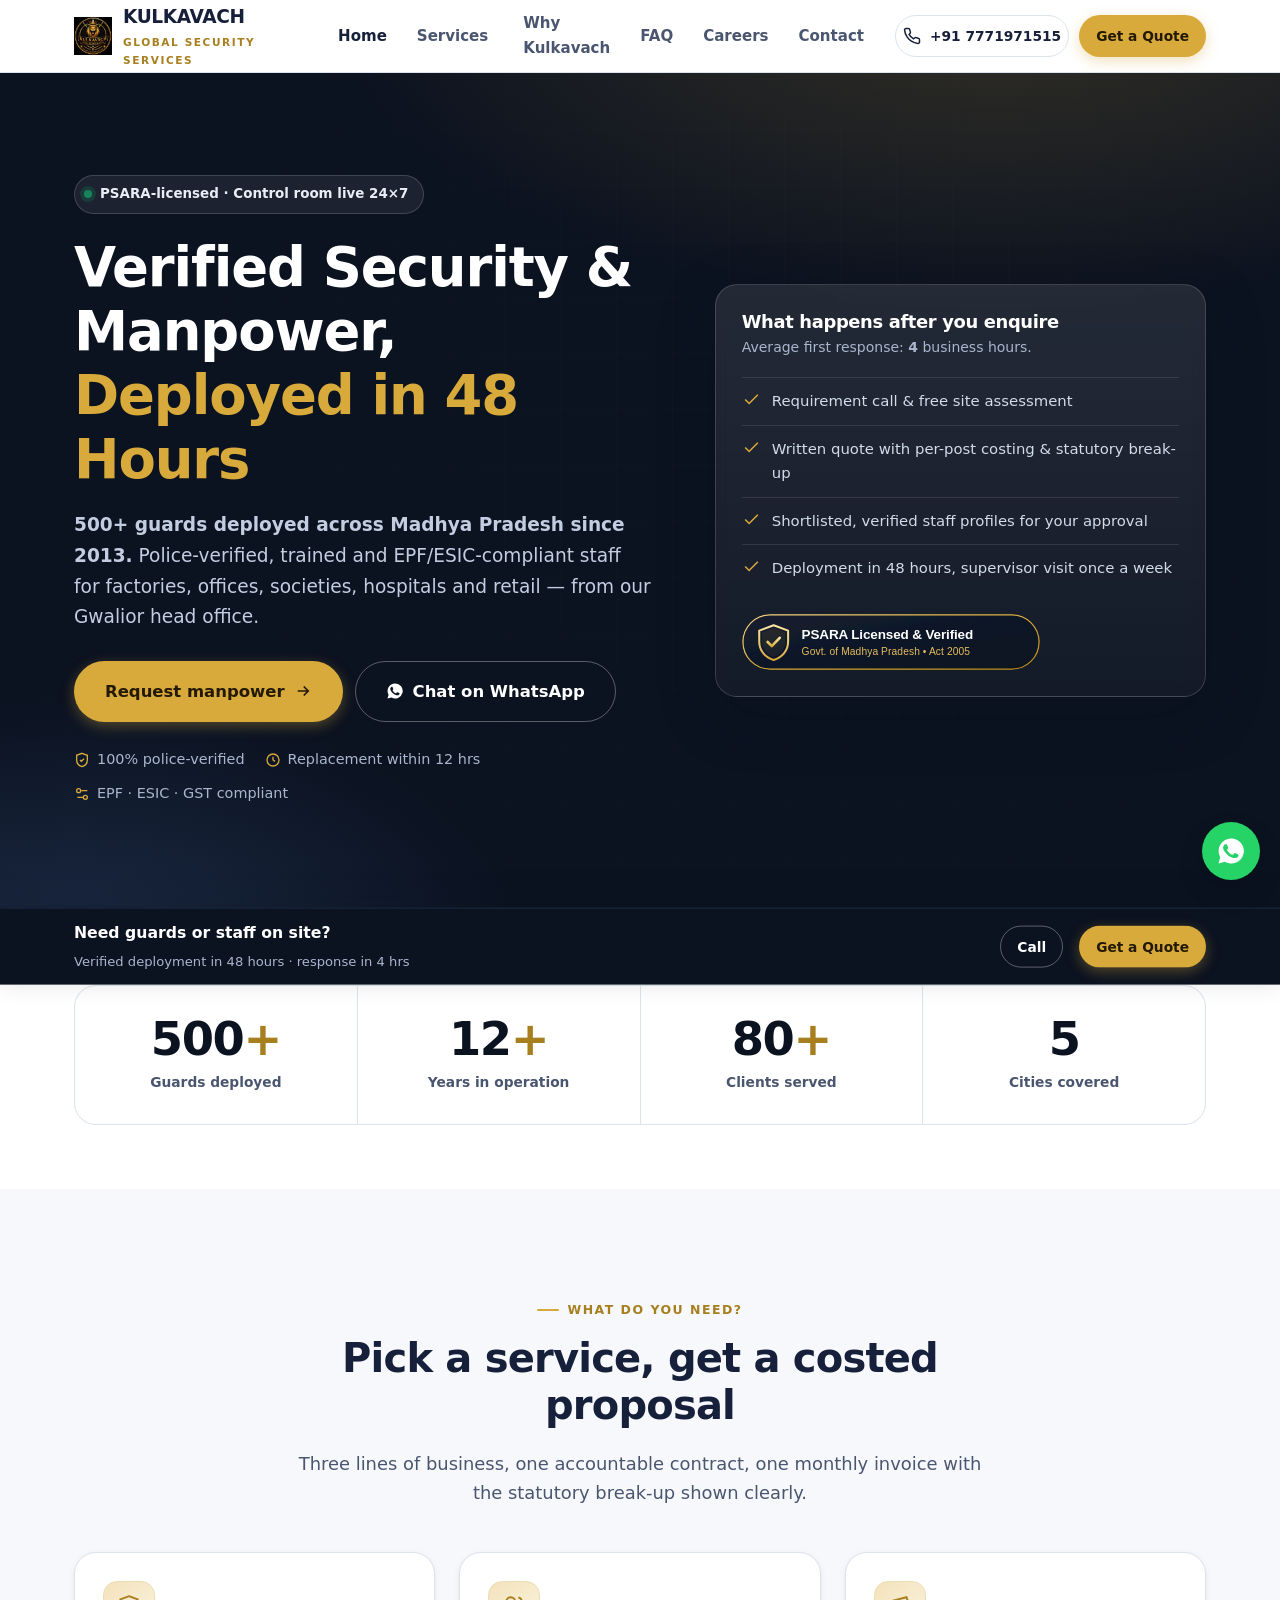
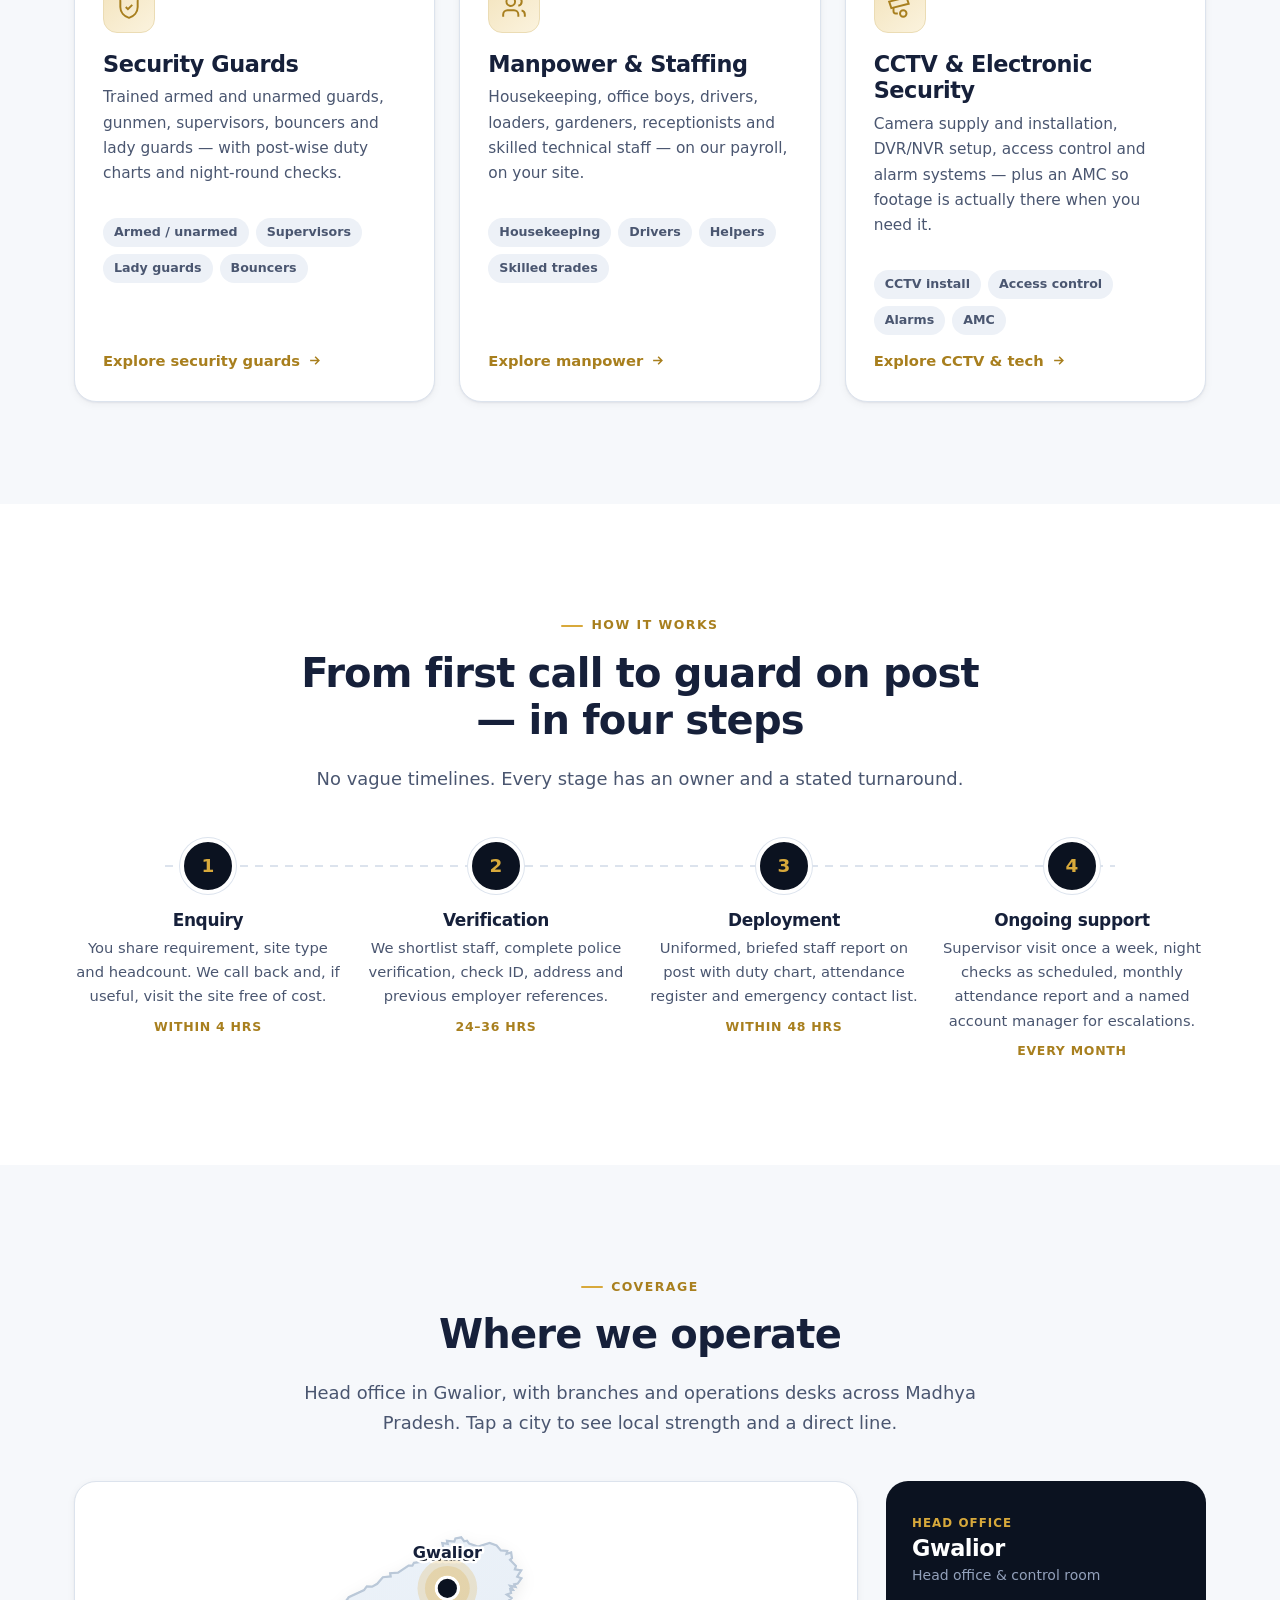
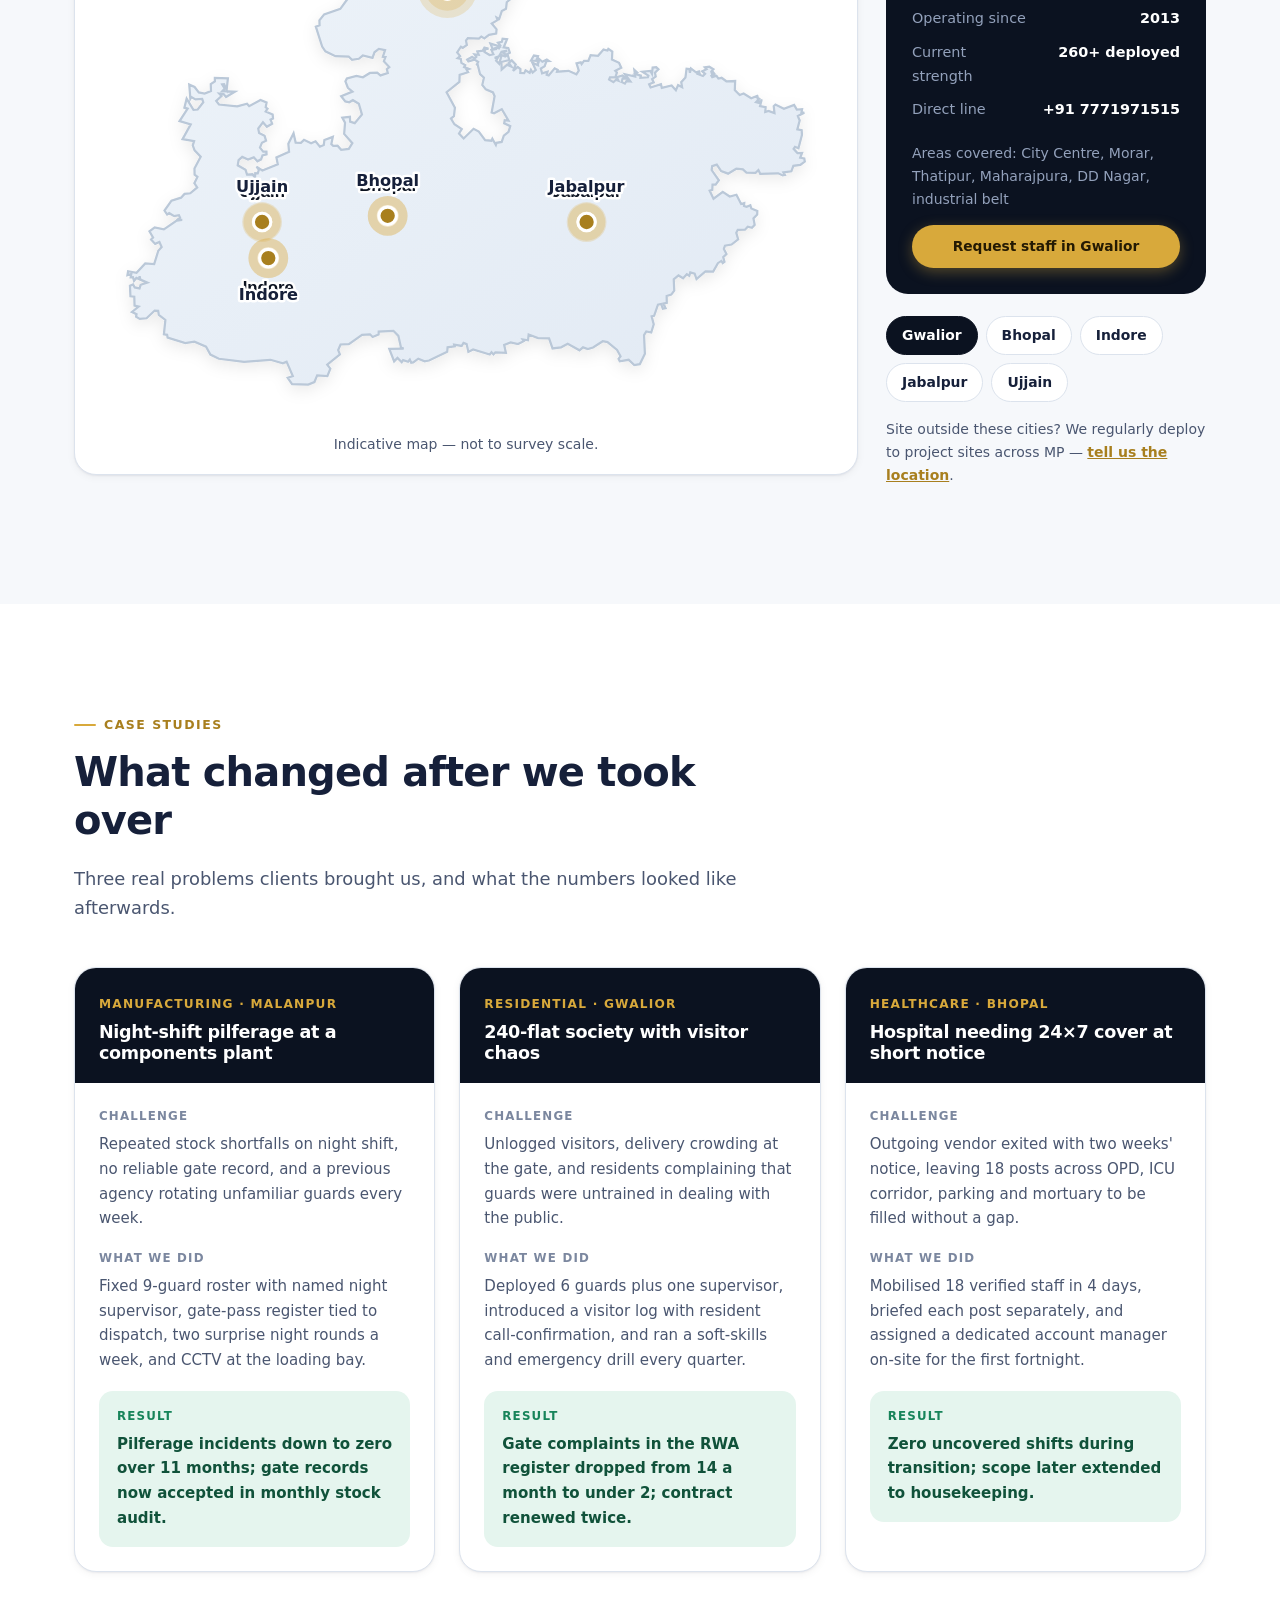
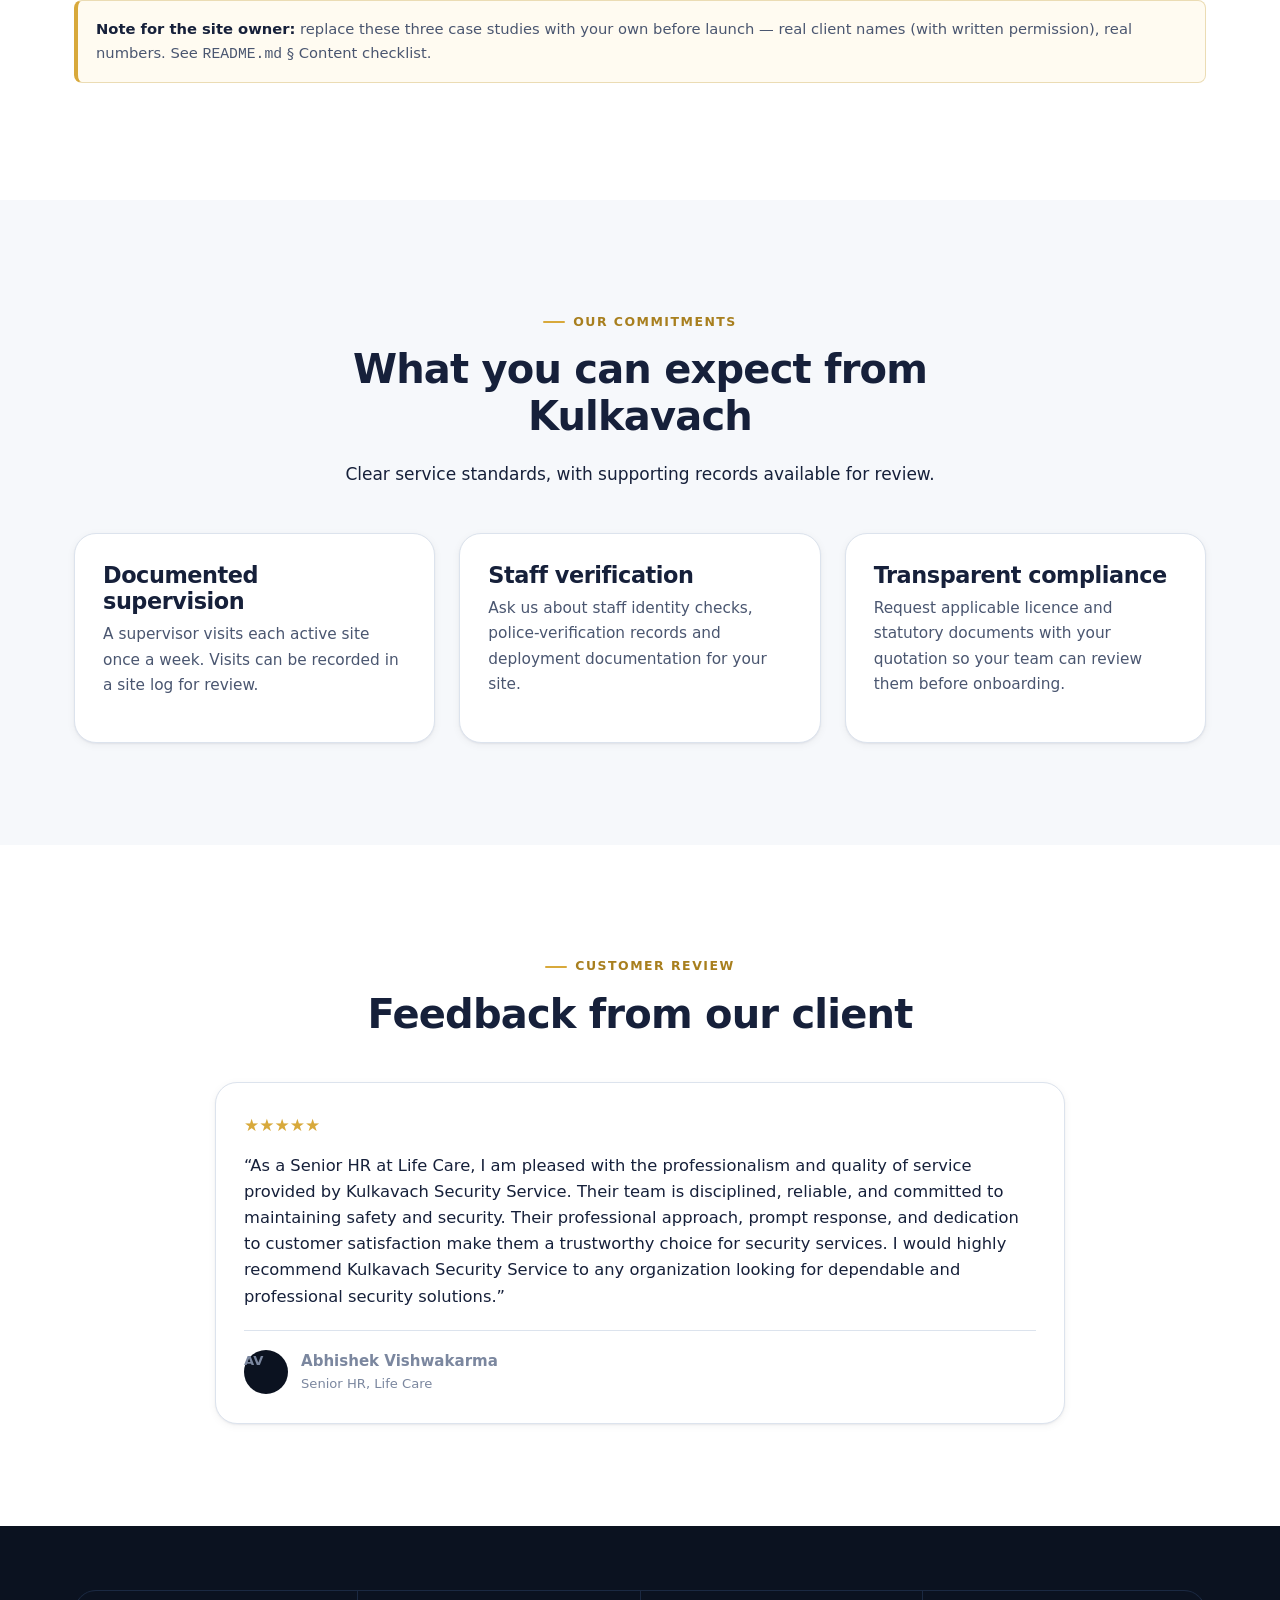
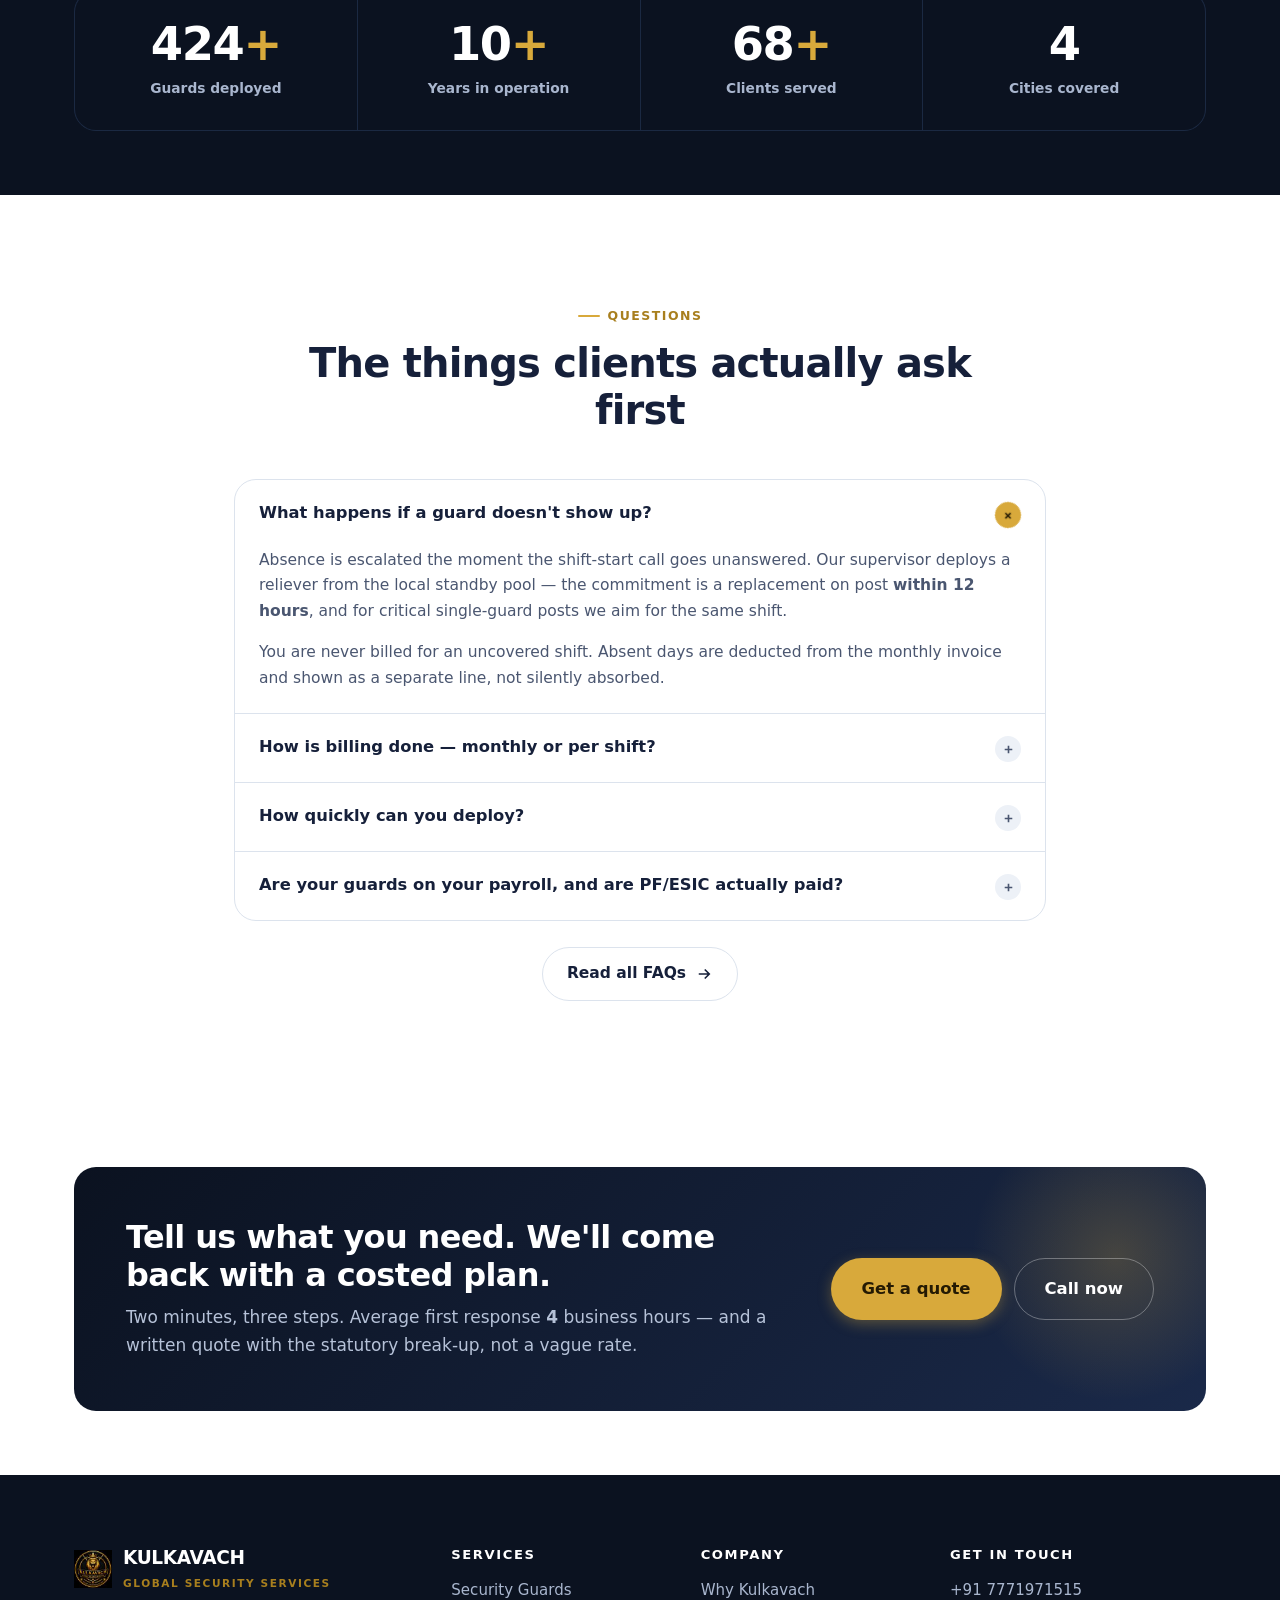
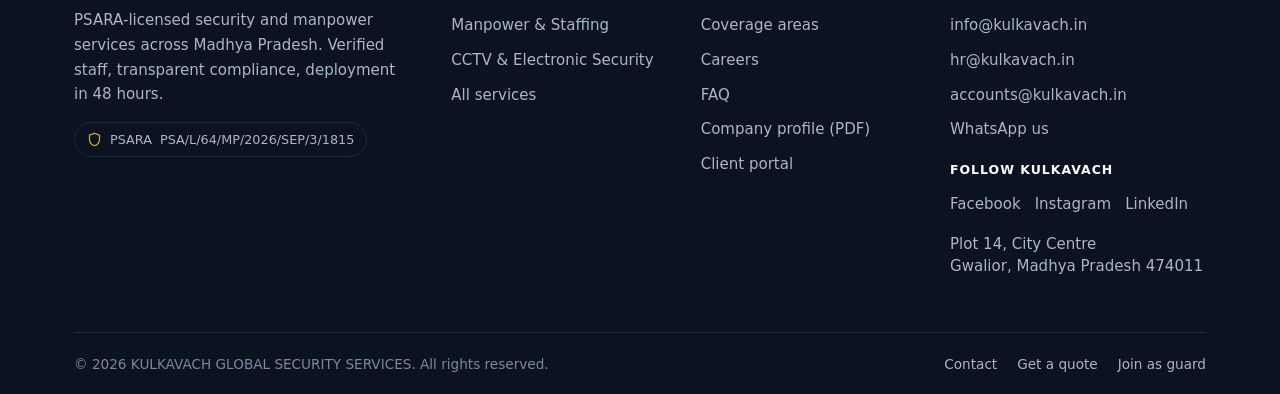
<file: index.html>
<!DOCTYPE html>
<html lang="en-IN">
<head>
<meta charset="utf-8">
<meta name="viewport" content="width=device-width, initial-scale=1">
<title>Kulkavach — Verified Security &amp; Manpower, Deployed in 48 Hours | Gwalior &amp; MP</title>
<meta name="description" content="PSARA-licensed security guards, housekeeping and skilled manpower across Madhya Pradesh. Police-verified staff, EPF/ESIC compliant, deployed in 48 hours. Get a quote in under 2 minutes.">
<meta name="theme-color" content="#0B1220">
<link rel="icon" href="assets/img/kulkavach-logo.jpg" type="image/jpeg">
<link rel="canonical" href="https://www.kulkavach.in/">
<meta property="og:type" content="website">
<meta property="og:title" content="Kulkavach — Verified Security &amp; Manpower, Deployed in 48 Hours">
<meta property="og:description" content="PSARA-licensed guards and staffing across Madhya Pradesh. Police-verified, EPF/ESIC compliant, deployed in 48 hours.">
<meta property="og:image" content="assets/img/og-cover.svg">
<link rel="stylesheet" href="assets/css/style.css">
</head>
<body data-wa-service="Security Guards / Manpower">

<a class="skip" href="#main">Skip to content</a>

<!-- ============================= HEADER ============================= -->
<header class="header">
  <div class="wrap header__inner">
    <a class="brand" href="index.html" aria-label="Kulkavach — home">
      <img class="brand__mark" src="assets/img/kulkavach-logo.jpg" alt="" aria-hidden="true">
      <span>
        <span class="brand__name" data-kv="brand.name">Kulkavach</span>
        <span class="brand__tag" data-kv="brand.tagline">Security &amp; Manpower</span>
      </span>
    </a>

    <nav class="nav" id="primary-nav" aria-label="Primary">
      <a href="index.html" aria-current="page">Home</a>

      <div class="nav__item">
        <button class="nav__toggle" type="button" aria-expanded="false" aria-haspopup="true">
          Services
          <svg viewBox="0 0 12 8" fill="none" stroke="currentColor" stroke-width="2" aria-hidden="true"><path d="M1 1l5 5 5-5"/></svg>
        </button>
        <ul class="nav__menu">
          <li><a href="security-guards.html"><strong>Security Guards</strong><span>Armed, unarmed, supervisors, bouncers</span></a></li>
          <li><a href="manpower.html"><strong>Manpower &amp; Staffing</strong><span>Housekeeping, drivers, helpers, skilled labour</span></a></li>
          <li><a href="cctv-surveillance.html"><strong>CCTV &amp; Electronic Security</strong><span>Install, monitor, maintain</span></a></li>
          <li><a href="services.html"><strong>All services</strong><span>Compare and choose</span></a></li>
        </ul>
      </div>

      <a href="about.html">Why Kulkavach</a>
      <a href="faq.html">FAQ</a>
      <a href="careers.html">Careers</a>
      <a href="contact.html">Contact</a>
    </nav>

    <div class="header__cta">
      <a class="btn btn--ghost btn--sm btn--phone" data-kv-href="tel:contact.phonePrimary" href="#">
        <svg viewBox="0 0 24 24" fill="none" stroke="currentColor" stroke-width="2" aria-hidden="true"><path d="M22 16.9v3a2 2 0 01-2.2 2 19.8 19.8 0 01-8.6-3.1 19.5 19.5 0 01-6-6A19.8 19.8 0 012.1 4.2 2 2 0 014.1 2h3a2 2 0 012 1.7c.1 1 .4 1.9.7 2.8a2 2 0 01-.5 2.1L8.1 9.9a16 16 0 006 6l1.3-1.2a2 2 0 012.1-.5c.9.3 1.8.6 2.8.7a2 2 0 011.7 2z"/></svg>
        <span data-kv="contact.phonePrimary">+91 7771971515</span>
      </a>
      <a class="btn btn--primary btn--sm" href="quote.html">Get a Quote</a>
      <button class="burger" type="button" aria-label="Menu" aria-expanded="false" aria-controls="primary-nav"><span></span></button>
    </div>
  </div>
</header>

<main id="main">

<!-- ============================= HERO ============================= -->
<section class="hero" data-sticky-trigger>
  <div class="wrap">
    <div class="hero__grid">
      <div>
        <span class="pill">
          <span class="pill__dot pill__dot--live"></span>
          PSARA-licensed · Control room live 24×7
        </span>

        <h1>Verified Security &amp; Manpower,<br><em>Deployed in 48 Hours</em></h1>

        <p class="hero__sub">
          <strong>500+ guards deployed across Madhya Pradesh since 2013.</strong>
          Police-verified, trained and EPF/ESIC-compliant staff for factories, offices,
          societies, hospitals and retail — from our Gwalior head office.
        </p>

        <div class="btn-row">
          <a class="btn btn--primary btn--lg" href="quote.html">
            Request manpower
            <svg viewBox="0 0 24 24" fill="none" stroke="currentColor" stroke-width="2.2" aria-hidden="true"><path d="M5 12h14M13 6l6 6-6 6"/></svg>
          </a>
          <a class="btn btn--ghost-light btn--lg" data-kv-href="wa" href="#" rel="noopener">
            <svg viewBox="0 0 24 24" fill="currentColor" aria-hidden="true"><path d="M12 2a10 10 0 00-8.6 15L2 22l5.2-1.4A10 10 0 1012 2zm5.8 14.2c-.2.7-1.4 1.3-2 1.4-.5.1-1.2.1-1.9-.1-.4-.1-1-.3-1.8-.6-3-1.3-5-4.4-5.2-4.6-.1-.2-1.2-1.6-1.2-3s.7-2.1 1-2.4c.3-.3.6-.4.8-.4h.6c.2 0 .4 0 .7.5l.9 2.2c.1.2.1.4 0 .6l-.4.6-.3.3c-.1.2-.3.4-.1.7.2.3.8 1.3 1.7 2.1 1.2 1 2.1 1.4 2.4 1.5.3.1.5.1.7-.1l1-1.2c.2-.2.4-.2.6-.1l2.1 1c.3.1.5.2.5.4.1.1.1.8-.1 1.2z"/></svg>
            Chat on WhatsApp
          </a>
        </div>

        <div class="hero__proof">
          <span><svg viewBox="0 0 24 24" fill="none" stroke="currentColor" stroke-width="2"><path d="M9 12l2 2 4-4"/><path d="M12 2l8 3v7c0 5-3.5 8.7-8 10-4.5-1.3-8-5-8-10V5l8-3z"/></svg> 100% police-verified</span>
          <span><svg viewBox="0 0 24 24" fill="none" stroke="currentColor" stroke-width="2"><circle cx="12" cy="12" r="9"/><path d="M12 7v5l3 2"/></svg> Replacement within 12 hrs</span>
          <span><svg viewBox="0 0 24 24" fill="none" stroke="currentColor" stroke-width="2"><path d="M20 7h-9M14 17H5"/><circle cx="17" cy="17" r="3"/><circle cx="7" cy="7" r="3"/></svg> EPF · ESIC · GST compliant</span>
        </div>
      </div>

      <!-- Hero card -->
      <aside class="hero__card">
        <h3>What happens after you enquire</h3>
        <p class="small">Average first response: <strong data-response-hours>4</strong> business hours.</p>
        <ul class="minilist">
          <li><svg viewBox="0 0 24 24" fill="none" stroke="currentColor" stroke-width="2"><path d="M20 6L9 17l-5-5"/></svg> Requirement call &amp; free site assessment</li>
          <li><svg viewBox="0 0 24 24" fill="none" stroke="currentColor" stroke-width="2"><path d="M20 6L9 17l-5-5"/></svg> Written quote with per-post costing &amp; statutory break-up</li>
          <li><svg viewBox="0 0 24 24" fill="none" stroke="currentColor" stroke-width="2"><path d="M20 6L9 17l-5-5"/></svg> Shortlisted, verified staff profiles for your approval</li>
          <li><svg viewBox="0 0 24 24" fill="none" stroke="currentColor" stroke-width="2"><path d="M20 6L9 17l-5-5"/></svg> Deployment in 48 hours, supervisor visit once a week</li>
        </ul>

        <div style="margin-top:22px">
          <img class="seal-badge" src="assets/img/psara-badge.svg" alt="PSARA Licensed &amp; Verified — Govt. of Madhya Pradesh" width="320" height="60" loading="lazy">
        </div>
      </aside>
    </div>
  </div>
</section>

<!-- ============================= COUNTERS ============================= -->
<section class="section section--tight">
  <div class="wrap">
    <div class="counters reveal" data-counters></div>
  </div>
</section>

<!-- ============================= SERVICE SELECTOR ============================= -->
<section class="section section--paper2" id="services">
  <div class="wrap">
    <div class="section-head center">
      <span class="eyebrow">What do you need?</span>
      <h2>Pick a service, get a costed proposal</h2>
      <p class="lede">Three lines of business, one accountable contract, one monthly invoice with the statutory break-up shown clearly.</p>
    </div>

    <div class="grid g-3">
      <a class="card card--link reveal" href="security-guards.html">
        <span class="card__icon">
          <svg viewBox="0 0 24 24" fill="none" stroke="currentColor" stroke-width="1.8" aria-hidden="true"><path d="M12 2l8 3v7c0 5-3.5 8.7-8 10-4.5-1.3-8-5-8-10V5l8-3z"/><path d="M9 12l2 2 4-4"/></svg>
        </span>
        <h3>Security Guards</h3>
        <p>Trained armed and unarmed guards, gunmen, supervisors, bouncers and lady guards — with post-wise duty charts and night-round checks.</p>
        <ul class="taglist">
          <li>Armed / unarmed</li><li>Supervisors</li><li>Lady guards</li><li>Bouncers</li>
        </ul>
        <span class="card__more">Explore security guards
          <svg viewBox="0 0 24 24" fill="none" stroke="currentColor" stroke-width="2.4"><path d="M5 12h14M13 6l6 6-6 6"/></svg>
        </span>
      </a>

      <a class="card card--link reveal" href="manpower.html">
        <span class="card__icon">
          <svg viewBox="0 0 24 24" fill="none" stroke="currentColor" stroke-width="1.8" aria-hidden="true"><path d="M16 21v-2a4 4 0 00-4-4H6a4 4 0 00-4 4v2"/><circle cx="9" cy="7" r="4"/><path d="M22 21v-2a4 4 0 00-3-3.9"/><path d="M16 3.1a4 4 0 010 7.8"/></svg>
        </span>
        <h3>Manpower &amp; Staffing</h3>
        <p>Housekeeping, office boys, drivers, loaders, gardeners, receptionists and skilled technical staff — on our payroll, on your site.</p>
        <ul class="taglist">
          <li>Housekeeping</li><li>Drivers</li><li>Helpers</li><li>Skilled trades</li>
        </ul>
        <span class="card__more">Explore manpower
          <svg viewBox="0 0 24 24" fill="none" stroke="currentColor" stroke-width="2.4"><path d="M5 12h14M13 6l6 6-6 6"/></svg>
        </span>
      </a>

      <a class="card card--link reveal" href="cctv-surveillance.html">
        <span class="card__icon">
          <svg viewBox="0 0 24 24" fill="none" stroke="currentColor" stroke-width="1.8" aria-hidden="true"><path d="M2 7l16-4 2 6-16 4z"/><path d="M6 12v4a2 2 0 002 2h2"/><circle cx="15" cy="18" r="3"/></svg>
        </span>
        <h3>CCTV &amp; Electronic Security</h3>
        <p>Camera supply and installation, DVR/NVR setup, access control and alarm systems — plus an AMC so footage is actually there when you need it.</p>
        <ul class="taglist">
          <li>CCTV install</li><li>Access control</li><li>Alarms</li><li>AMC</li>
        </ul>
        <span class="card__more">Explore CCTV &amp; tech
          <svg viewBox="0 0 24 24" fill="none" stroke="currentColor" stroke-width="2.4"><path d="M5 12h14M13 6l6 6-6 6"/></svg>
        </span>
      </a>
    </div>
  </div>
</section>

<!-- ============================= PROCESS ============================= -->
<section class="section">
  <div class="wrap">
    <div class="section-head center">
      <span class="eyebrow">How it works</span>
      <h2>From first call to guard on post — in four steps</h2>
      <p class="lede">No vague timelines. Every stage has an owner and a stated turnaround.</p>
    </div>

    <div class="timeline reveal">
      <div class="step">
        <div class="step__num">1</div>
        <h3>Enquiry</h3>
        <p>You share requirement, site type and headcount. We call back and, if useful, visit the site free of cost.</p>
        <span class="step__meta">Within <span data-response-hours>4</span> hrs</span>
      </div>
      <div class="step">
        <div class="step__num">2</div>
        <h3>Verification</h3>
        <p>We shortlist staff, complete police verification, check ID, address and previous employer references.</p>
        <span class="step__meta">24–36 hrs</span>
      </div>
      <div class="step">
        <div class="step__num">3</div>
        <h3>Deployment</h3>
        <p>Uniformed, briefed staff report on post with duty chart, attendance register and emergency contact list.</p>
        <span class="step__meta">Within 48 hrs</span>
      </div>
      <div class="step">
        <div class="step__num">4</div>
        <h3>Ongoing support</h3>
        <p>Supervisor visit once a week, night checks as scheduled, monthly attendance report and a named account manager for escalations.</p>
        <span class="step__meta">Every month</span>
      </div>
    </div>
  </div>
</section>

<!-- ============================= COMPLIANCE ============================= -->


<!-- ============================= COVERAGE MAP ============================= -->
<section class="section section--paper2" id="coverage">
  <div class="wrap">
    <div class="section-head center">
      <span class="eyebrow">Coverage</span>
      <h2>Where we operate</h2>
      <p class="lede">Head office in Gwalior, with branches and operations desks across Madhya Pradesh. Tap a city to see local strength and a direct line.</p>
    </div>

    <div class="mapwrap reveal">
      <div class="mapbox" data-coverage-map>
        <svg viewBox="0 0 600 420" role="img" aria-label="Map of Madhya Pradesh showing Kulkavach coverage cities"><image href="assets/img/madhya-pradesh-map.svg" x="0" y="0" width="600" height="420" preserveAspectRatio="none"></image><g data-pins></g></svg>
        <p class="small muted center" style="margin:10px 0 0">Indicative map — not to survey scale.</p>
      </div>

      <div>
        <div class="cityinfo" data-city-info></div>
        <div class="citylist" data-city-chips></div>
        <p class="small muted" style="margin-top:16px">
          Site outside these cities? We regularly deploy to project sites across MP —
          <a href="quote.html" style="color:var(--gold-deep);font-weight:650">tell us the location</a>.
        </p>
      </div>
    </div>
  </div>
</section>

<!-- ============================= CASE STUDIES ============================= -->
<section class="section">
  <div class="wrap">
    <div class="section-head">
      <span class="eyebrow">Case studies</span>
      <h2>What changed after we took over</h2>
      <p class="lede">Three real problems clients brought us, and what the numbers looked like afterwards.</p>
    </div>

    <div class="grid g-3">
      <article class="case reveal">
        <div class="case__head">
          <span>Manufacturing · Malanpur</span>
          <h3>Night-shift pilferage at a components plant</h3>
        </div>
        <div class="case__body">
          <div class="case__row"><span>Challenge</span><p>Repeated stock shortfalls on night shift, no reliable gate record, and a previous agency rotating unfamiliar guards every week.</p></div>
          <div class="case__row"><span>What we did</span><p>Fixed 9-guard roster with named night supervisor, gate-pass register tied to dispatch, two surprise night rounds a week, and CCTV at the loading bay.</p></div>
          <div class="case__row case__result"><span>Result</span><p>Pilferage incidents down to zero over 11 months; gate records now accepted in monthly stock audit.</p></div>
        </div>
      </article>

      <article class="case reveal">
        <div class="case__head">
          <span>Residential · Gwalior</span>
          <h3>240-flat society with visitor chaos</h3>
        </div>
        <div class="case__body">
          <div class="case__row"><span>Challenge</span><p>Unlogged visitors, delivery crowding at the gate, and residents complaining that guards were untrained in dealing with the public.</p></div>
          <div class="case__row"><span>What we did</span><p>Deployed 6 guards plus one supervisor, introduced a visitor log with resident call-confirmation, and ran a soft-skills and emergency drill every quarter.</p></div>
          <div class="case__row case__result"><span>Result</span><p>Gate complaints in the RWA register dropped from 14 a month to under 2; contract renewed twice.</p></div>
        </div>
      </article>

      <article class="case reveal">
        <div class="case__head">
          <span>Healthcare · Bhopal</span>
          <h3>Hospital needing 24×7 cover at short notice</h3>
        </div>
        <div class="case__body">
          <div class="case__row"><span>Challenge</span><p>Outgoing vendor exited with two weeks' notice, leaving 18 posts across OPD, ICU corridor, parking and mortuary to be filled without a gap.</p></div>
          <div class="case__row"><span>What we did</span><p>Mobilised 18 verified staff in 4 days, briefed each post separately, and assigned a dedicated account manager on-site for the first fortnight.</p></div>
          <div class="case__row case__result"><span>Result</span><p>Zero uncovered shifts during transition; scope later extended to housekeeping.</p></div>
        </div>
      </article>
    </div>

    <p class="note" style="margin-top:28px">
      <strong>Note for the site owner:</strong> replace these three case studies with your own before launch —
      real client names (with written permission), real numbers. See <code>README.md</code> § Content checklist.
    </p>
  </div>
</section>

<!-- ============================= SERVICE COMMITMENTS ============================= -->
<section class="section section--paper2">
  <div class="wrap">
    <div class="section-head center">
      <span class="eyebrow">Our commitments</span>
      <h2>What you can expect from Kulkavach</h2>
      <p>Clear service standards, with supporting records available for review.</p>
    </div>
    <div class="grid g-3">
      <article class="card reveal">
        <h3>Documented supervision</h3>
        <p>A supervisor visits each active site once a week. Visits can be recorded in a site log for review.</p>
      </article>
      <article class="card reveal">
        <h3>Staff verification</h3>
        <p>Ask us about staff identity checks, police-verification records and deployment documentation for your site.</p>
      </article>
      <article class="card reveal">
        <h3>Transparent compliance</h3>
        <p>Request applicable licence and statutory documents with your quotation so your team can review them before onboarding.</p>
      </article>
    </div>
  </div>
</section>

<!-- ============================= CUSTOMER REVIEW ============================= -->
<section class="section section--paper">
  <div class="wrap">
    <div class="section-head center">
      <span class="eyebrow">Customer review</span>
      <h2>Feedback from our client</h2>
    </div>
    <figure class="quote reveal" style="max-width:850px;margin:0 auto">
      <div class="quote__stars" aria-label="5 out of 5 stars">★★★★★</div>
      <blockquote>“As a Senior HR at Life Care, I am pleased with the professionalism and quality of service provided by Kulkavach Security Service. Their team is disciplined, reliable, and committed to maintaining safety and security. Their professional approach, prompt response, and dedication to customer satisfaction make them a trustworthy choice for security services. I would highly recommend Kulkavach Security Service to any organization looking for dependable and professional security solutions.”</blockquote>
      <figcaption class="quote__who">
        <span class="avatar">AV</span>
        <span>
          <strong>Abhishek Vishwakarma</strong>
          <span>Senior HR, Life Care</span>
        </span>
      </figcaption>
    </figure>
  </div>
</section>

<!-- ============================= STAT BAR ============================= -->
<section class="section section--tight statbar">
  <div class="wrap">
    <div class="counters" data-counters></div>
  </div>
</section>

<!-- ============================= FAQ PREVIEW ============================= -->
<section class="section">
  <div class="wrap" style="max-width:860px">
    <div class="section-head center">
      <span class="eyebrow">Questions</span>
      <h2>The things clients actually ask first</h2>
    </div>

    <div class="accordion reveal">
      <div class="acc is-open">
        <button class="acc__btn" type="button">
          What happens if a guard doesn't show up?
          <span class="acc__ico"><svg viewBox="0 0 24 24" fill="none" stroke="currentColor" stroke-width="3"><path d="M12 5v14M5 12h14"/></svg></span>
        </button>
        <div class="acc__panel"><div class="acc__inner"><div>
          <p>Absence is escalated the moment the shift-start call goes unanswered. Our supervisor deploys a reliever from the local standby pool — the commitment is a replacement on post <strong>within 12 hours</strong>, and for critical single-guard posts we aim for the same shift.</p>
          <p class="mb-0">You are never billed for an uncovered shift. Absent days are deducted from the monthly invoice and shown as a separate line, not silently absorbed.</p>
        </div></div></div>
      </div>

      <div class="acc">
        <button class="acc__btn" type="button">
          How is billing done — monthly or per shift?
          <span class="acc__ico"><svg viewBox="0 0 24 24" fill="none" stroke="currentColor" stroke-width="3"><path d="M12 5v14M5 12h14"/></svg></span>
        </button>
        <div class="acc__panel"><div class="acc__inner"><div>
          <p>Standard contracts are billed <strong>monthly in arrears</strong>, against the attendance register signed by your site in-charge. The invoice shows per-post rate, actual days worked, overtime if any, statutory contributions (PF/ESIC) and GST as separate lines — so nothing is bundled into one opaque figure.</p>
          <p class="mb-0">Short-term and event deployments are billed <strong>per shift</strong>, usually with part-payment in advance. Payment terms are typically 15–30 days from invoice; we can align to your procurement cycle.</p>
        </div></div></div>
      </div>

      <div class="acc">
        <button class="acc__btn" type="button">
          How quickly can you deploy?
          <span class="acc__ico"><svg viewBox="0 0 24 24" fill="none" stroke="currentColor" stroke-width="3"><path d="M12 5v14M5 12h14"/></svg></span>
        </button>
        <div class="acc__panel"><div class="acc__inner"><div>
          <p class="mb-0">For standard requirements in our covered cities, verified staff are on post <strong>within 48 hours</strong> of a confirmed order. Large mobilisations (20+ personnel) or specialised roles such as armed gunmen typically take 5–7 working days because of licence and verification checks.</p>
        </div></div></div>
      </div>

      <div class="acc">
        <button class="acc__btn" type="button">
          Are your guards on your payroll, and are PF/ESIC actually paid?
          <span class="acc__ico"><svg viewBox="0 0 24 24" fill="none" stroke="currentColor" stroke-width="3"><path d="M12 5v14M5 12h14"/></svg></span>
        </button>
        <div class="acc__panel"><div class="acc__inner"><div>
          <p class="mb-0">Yes. Every deployed person is our employee, paid at or above the applicable minimum wage through bank transfer, with monthly EPF and ESIC contributions. <strong>Challan copies are attached to your invoice each month</strong> so your compliance file is complete without you chasing us — this is the single most common audit gap with security vendors.</p>
        </div></div></div>
      </div>
    </div>

    <div class="center" style="margin-top:26px">
      <a class="btn btn--ghost" href="faq.html">Read all FAQs
        <svg viewBox="0 0 24 24" fill="none" stroke="currentColor" stroke-width="2.2"><path d="M5 12h14M13 6l6 6-6 6"/></svg>
      </a>
    </div>
  </div>
</section>

<!-- ============================= CTA BAND ============================= -->
<section class="section section--tight">
  <div class="wrap">
    <div class="ctaband reveal">
      <div>
        <h2>Tell us what you need. We'll come back with a costed plan.</h2>
        <p>Two minutes, three steps. Average first response <strong data-response-hours>4</strong> business hours — and a written quote with the statutory break-up, not a vague rate.</p>
      </div>
      <div class="btn-row">
        <a class="btn btn--primary btn--lg" href="quote.html">Get a quote</a>
        <a class="btn btn--ghost-light btn--lg" data-kv-href="tel:contact.phonePrimary" href="#">Call now</a>
      </div>
    </div>
  </div>
</section>

</main>

<!-- ============================= FOOTER ============================= -->
<footer class="footer">
  <div class="wrap">
    <div class="footer__grid">
      <div>
        <a class="brand" href="index.html" style="margin-bottom:16px">
          <img class="brand__mark" src="assets/img/kulkavach-logo.jpg" alt="" aria-hidden="true">
          <span><span class="brand__name" data-kv="brand.name">Kulkavach</span>
          <span class="brand__tag" data-kv="brand.tagline">Security &amp; Manpower</span></span>
        </a>
        <p style="max-width:34ch">PSARA-licensed security and manpower services across Madhya Pradesh. Verified staff, transparent compliance, deployment in 48 hours.</p>
        <span class="footer__lic">
          <svg viewBox="0 0 24 24" fill="none" stroke="currentColor" stroke-width="2"><path d="M12 2l8 3v7c0 5-3.5 8.7-8 10-4.5-1.3-8-5-8-10V5l8-3z"/></svg>
          PSARA <span data-kv="compliance.psaraNumber">—</span>
        </span>
      </div>

      <div>
        <h4>Services</h4>
        <ul>
          <li><a href="security-guards.html">Security Guards</a></li>
          <li><a href="manpower.html">Manpower &amp; Staffing</a></li>
          <li><a href="cctv-surveillance.html">CCTV &amp; Electronic Security</a></li>
          <li><a href="services.html">All services</a></li>
        </ul>
      </div>

      <div>
        <h4>Company</h4>
        <ul>
          <li><a href="about.html">Why Kulkavach</a></li>
          <li><a href="index.html#coverage">Coverage areas</a></li>
          <li><a href="careers.html">Careers</a></li>
          <li><a href="faq.html">FAQ</a></li>
          <li><a href="company-profile.html">Company profile (PDF)</a></li>
          <li><a href="portal.html">Client portal</a></li>
        </ul>
      </div>

      <div>
        <h4>Get in touch</h4>
        <ul>
          <li><a data-kv-href="tel:contact.phonePrimary" href="#"><span data-kv="contact.phonePrimary">—</span></a></li>
          <li><a data-kv-href="mailto:contact.email" href="#"><span data-kv="contact.email">info@kulkavach.in</span></a></li>
          <li><a data-kv-href="mailto:contact.emailHR" href="#"><span data-kv="contact.emailHR">hr@kulkavach.in</span></a></li>
          <li><a data-kv-href="mailto:contact.emailAccounts" href="#"><span data-kv="contact.emailAccounts">accounts@kulkavach.in</span></a></li>
          <li><a data-kv-href="wa" href="#">WhatsApp us</a></li>
          <li class="footer__social-heading">Follow Kulkavach</li>
          <li class="footer__social">
            <a data-kv-href="contact.social.facebook" href="#" target="_blank" rel="noopener noreferrer" aria-label="Facebook">Facebook</a>
            <a data-kv-href="contact.social.instagram" href="#" target="_blank" rel="noopener noreferrer" aria-label="Instagram">Instagram</a>
            <a data-kv-href="contact.social.linkedin" href="#" target="_blank" rel="noopener noreferrer" aria-label="LinkedIn">LinkedIn</a>
          </li>
          <li style="margin-top:14px;line-height:1.5">
            <span data-kv="contact.address.line1">—</span><br>
            <span data-kv="contact.address.line2">—</span>
          </li>
        </ul>
      </div>
    </div>

    <div class="footer__bottom">
      <span>&copy; <span data-kv-year>2026</span> <span data-kv="brand.legalName">Kulkavach</span>. All rights reserved.</span>
      <nav>
        <a href="contact.html">Contact</a>
        <a href="quote.html">Get a quote</a>
        <a href="careers.html">Join as guard</a>
      </nav>
    </div>
  </div>
</footer>

<!-- ============================= STICKY CTA BAR ============================= -->
<div class="stickybar" role="region" aria-label="Quick actions">
  <div class="wrap stickybar__inner">
    <div class="stickybar__text">
      <strong>Need guards or staff on site?</strong>
      <span>Verified deployment in 48 hours · response in <span data-response-hours>4</span> hrs</span>
    </div>
    <a class="btn btn--ghost-light btn--sm" data-kv-href="tel:contact.phonePrimary" href="#">Call</a>
    <a class="btn btn--primary btn--sm" href="quote.html">Get a Quote</a>
  </div>
</div>

<!-- ============================= WHATSAPP FAB ============================= -->
<div class="fab">
  <div class="fab__wrap">
    <span class="fab__label">Chat with us on WhatsApp</span>
    <a class="fab__btn fab__btn--wa" data-kv-href="wa" href="#" aria-label="Chat on WhatsApp" style="position:relative">
      <svg viewBox="0 0 24 24" fill="currentColor" aria-hidden="true"><path d="M12 2a10 10 0 00-8.6 15L2 22l5.2-1.4A10 10 0 1012 2zm5.8 14.2c-.2.7-1.4 1.3-2 1.4-.5.1-1.2.1-1.9-.1-.4-.1-1-.3-1.8-.6-3-1.3-5-4.4-5.2-4.6-.1-.2-1.2-1.6-1.2-3s.7-2.1 1-2.4c.3-.3.6-.4.8-.4h.6c.2 0 .4 0 .7.5l.9 2.2c.1.2.1.4 0 .6l-.4.6-.3.3c-.1.2-.3.4-.1.7.2.3.8 1.3 1.7 2.1 1.2 1 2.1 1.4 2.4 1.5.3.1.5.1.7-.1l1-1.2c.2-.2.4-.2.6-.1l2.1 1c.3.1.5.2.5.4.1.1.1.8-.1 1.2z"/></svg>
    </a>
  </div>
</div>

<!-- ============================= PSARA MODAL ============================= -->
<div class="modal" id="psaraModal" role="dialog" aria-modal="true" aria-labelledby="psaraTitle" aria-hidden="true">
  <div class="modal__box">
    <div class="modal__head">
      <svg class="seal__mark" viewBox="0 0 40 44" fill="none" aria-hidden="true">
        <path d="M20 2 36 8v13.5C36 31.8 29.2 39.6 20 42 10.8 39.6 4 31.8 4 21.5V8L20 2z" fill="none" stroke="currentColor" stroke-width="2.2"/>
        <path d="M13.5 21.5 18.5 26.5 27 17" stroke="currentColor" stroke-width="2.8" stroke-linecap="round" stroke-linejoin="round"/>
      </svg>
      <div>
        <h3 id="psaraTitle">Licence &amp; compliance</h3>
        <p>Private Security Agencies (Regulation) Act, 2005</p>
      </div>
      <button class="modal__x" type="button" data-modal-close aria-label="Close">&times;</button>
    </div>
    <div class="modal__body">
      <dl class="deflist">
        <dt>Licence number</dt><dd data-kv="compliance.psaraNumber">—</dd>
        <dt>Issuing authority</dt><dd data-kv="compliance.psaraIssuer">—</dd>
        <dt>Valid from</dt><dd data-kv="compliance.psaraValidFrom">—</dd>
        <dt>Valid until</dt><dd data-kv="compliance.psaraValidTo">—</dd>
        <dt>Status</dt><dd class="ok" data-kv="compliance.psaraStatus">—</dd>
        <dt>GSTIN</dt><dd data-kv="compliance.gstin">—</dd>
        <dt>EPF establishment code</dt><dd data-kv="compliance.pfCode">—</dd>
        <dt>ESIC code</dt><dd data-kv="compliance.esicCode">—</dd>
      </dl>
      <p class="note" data-kv="compliance.verifyNote">—</p>
      <div class="btn-row" style="margin-top:20px">
        <a class="btn btn--dark btn--sm" href="company-profile.html">Download company profile</a>
        <a class="btn btn--ghost btn--sm" data-kv-href="tel:contact.phonePrimary" href="#">Call to verify</a>
      </div>
    </div>
  </div>
</div>

<script src="assets/js/config.js"></script>
<script src="assets/js/site.js"></script>
</body>
</html>
</file>
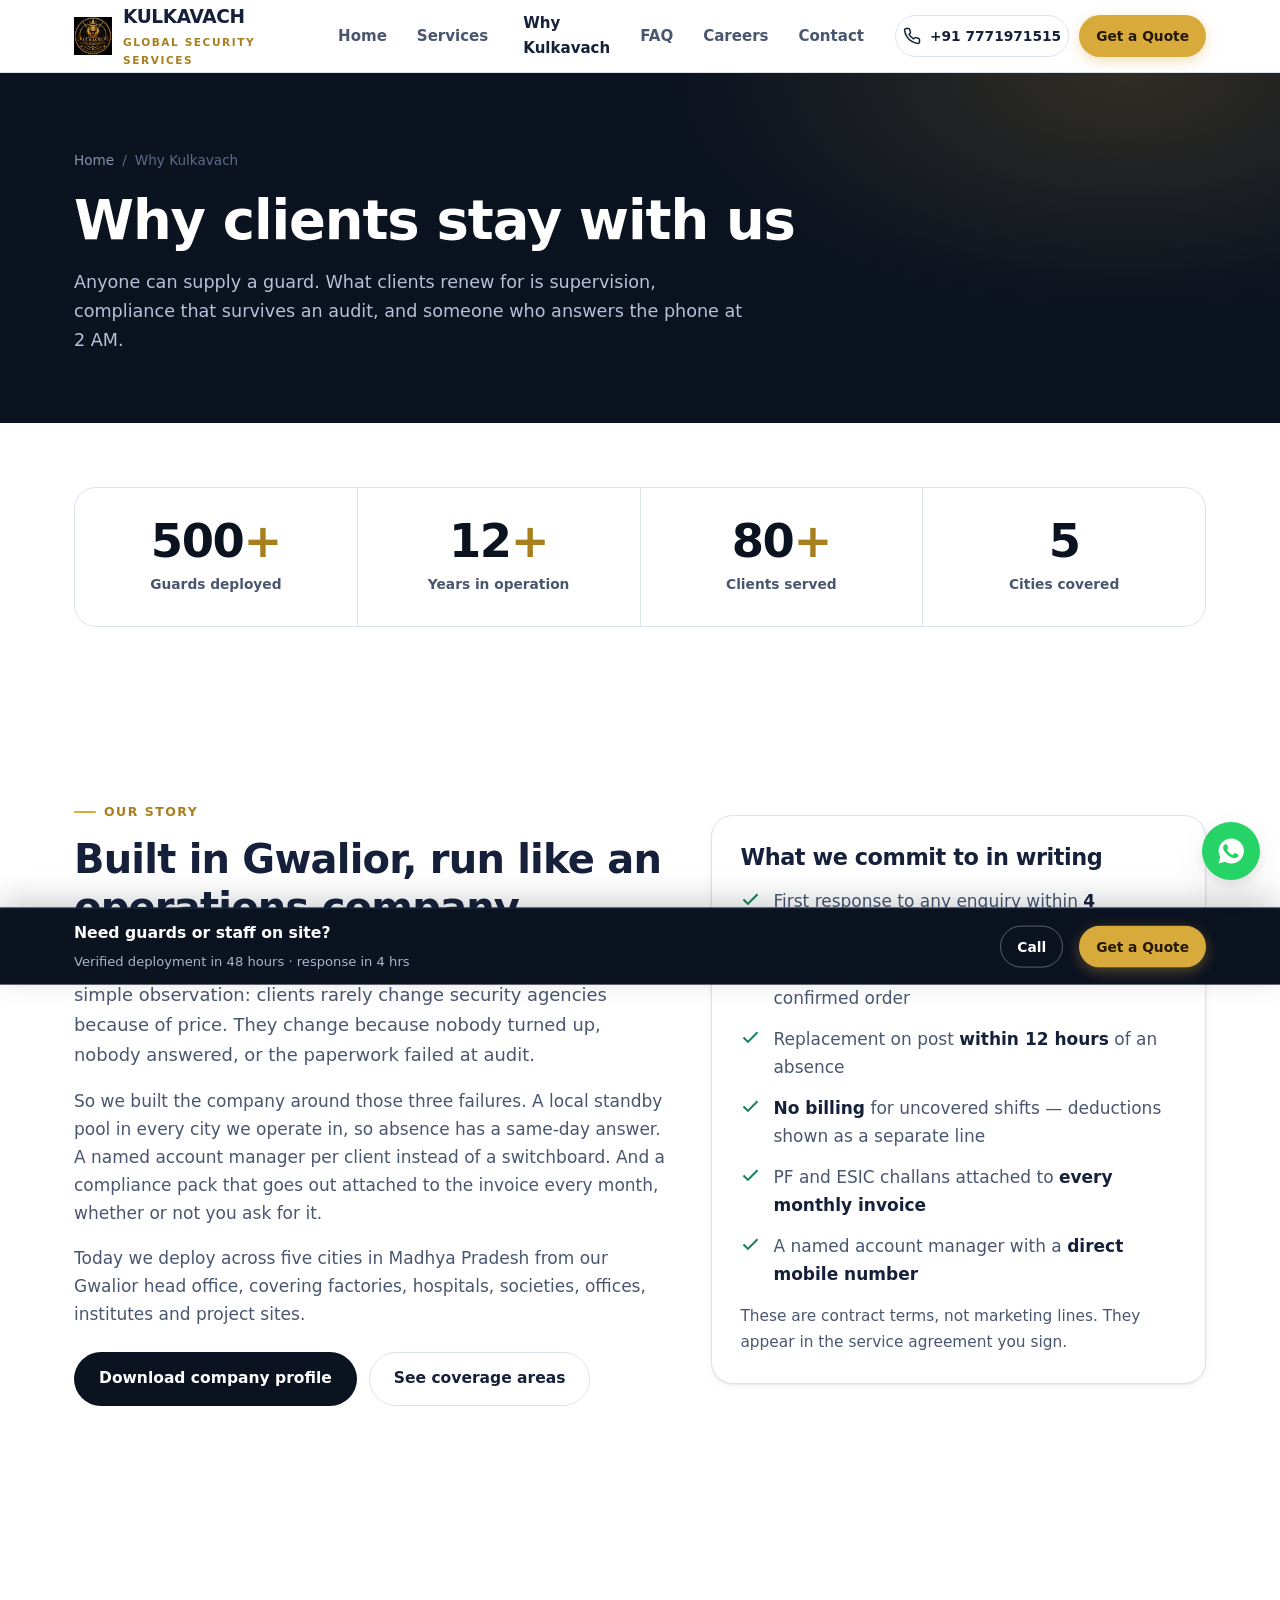
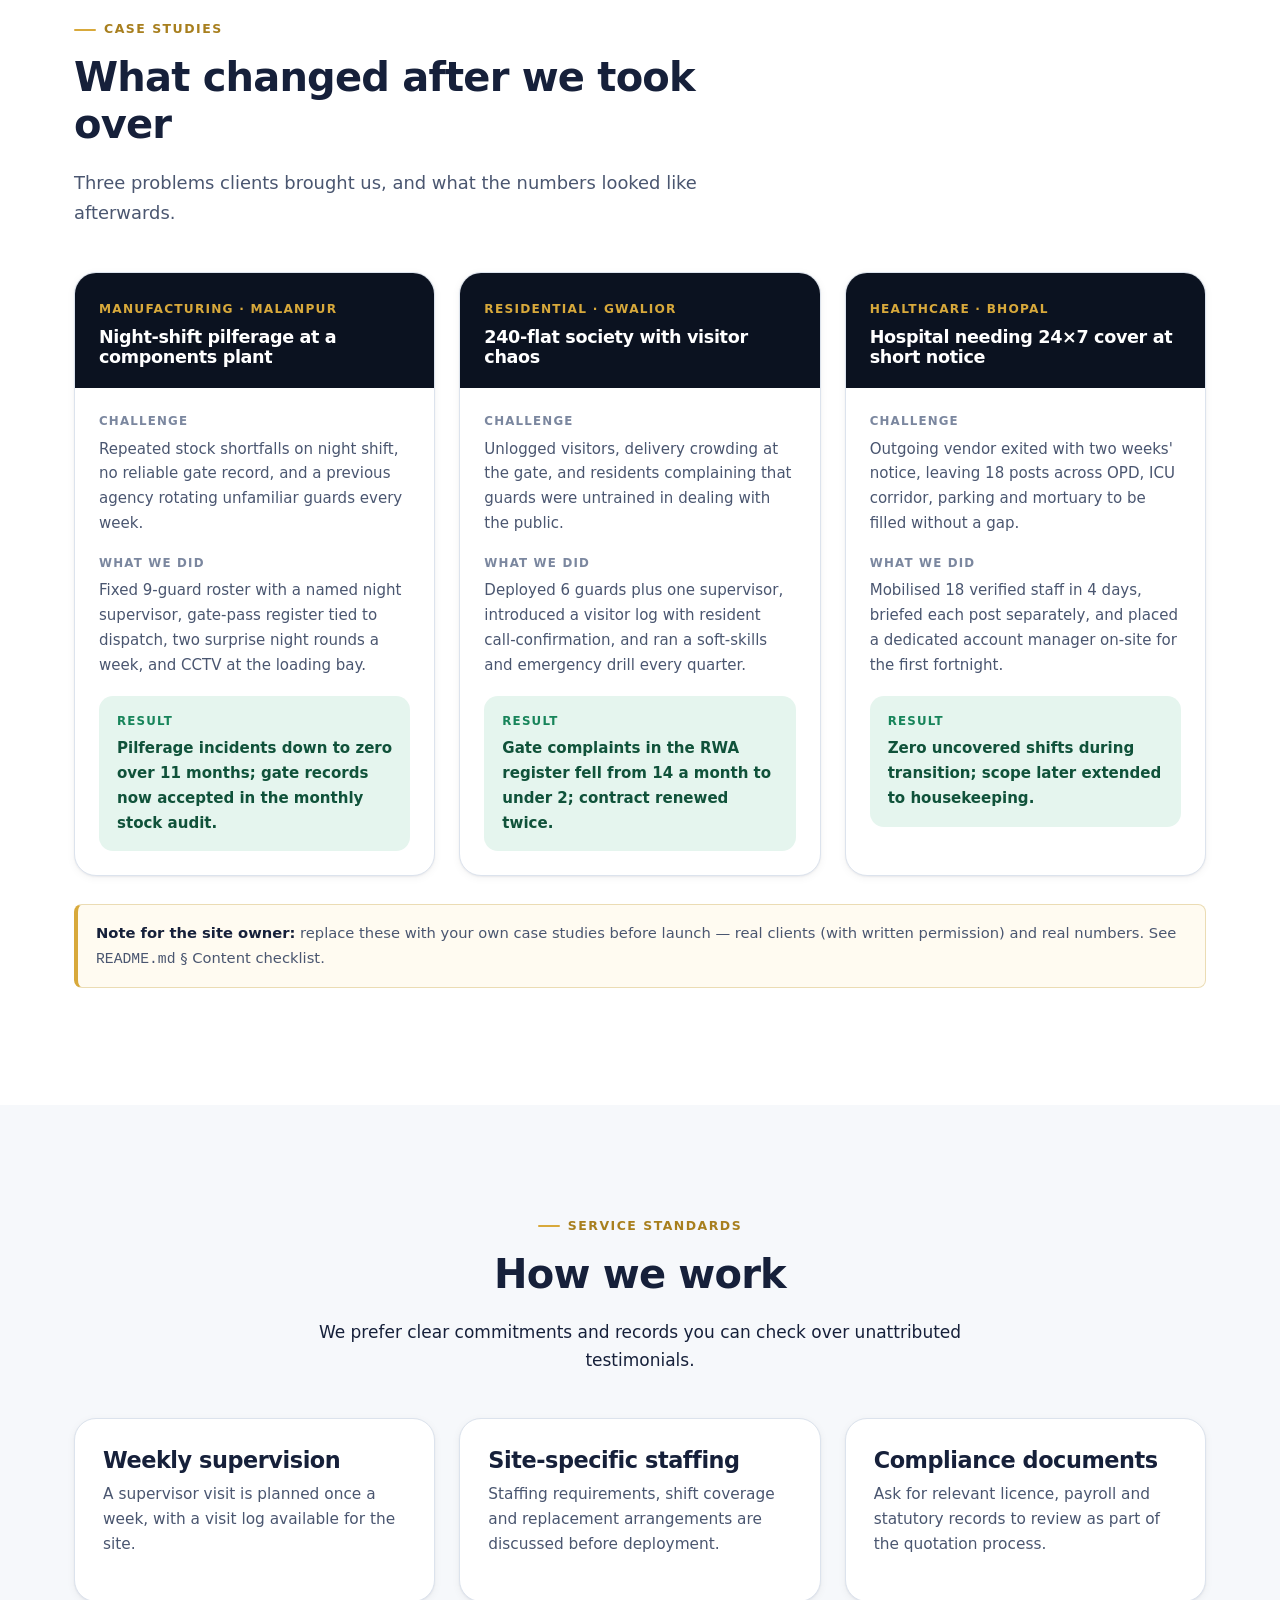
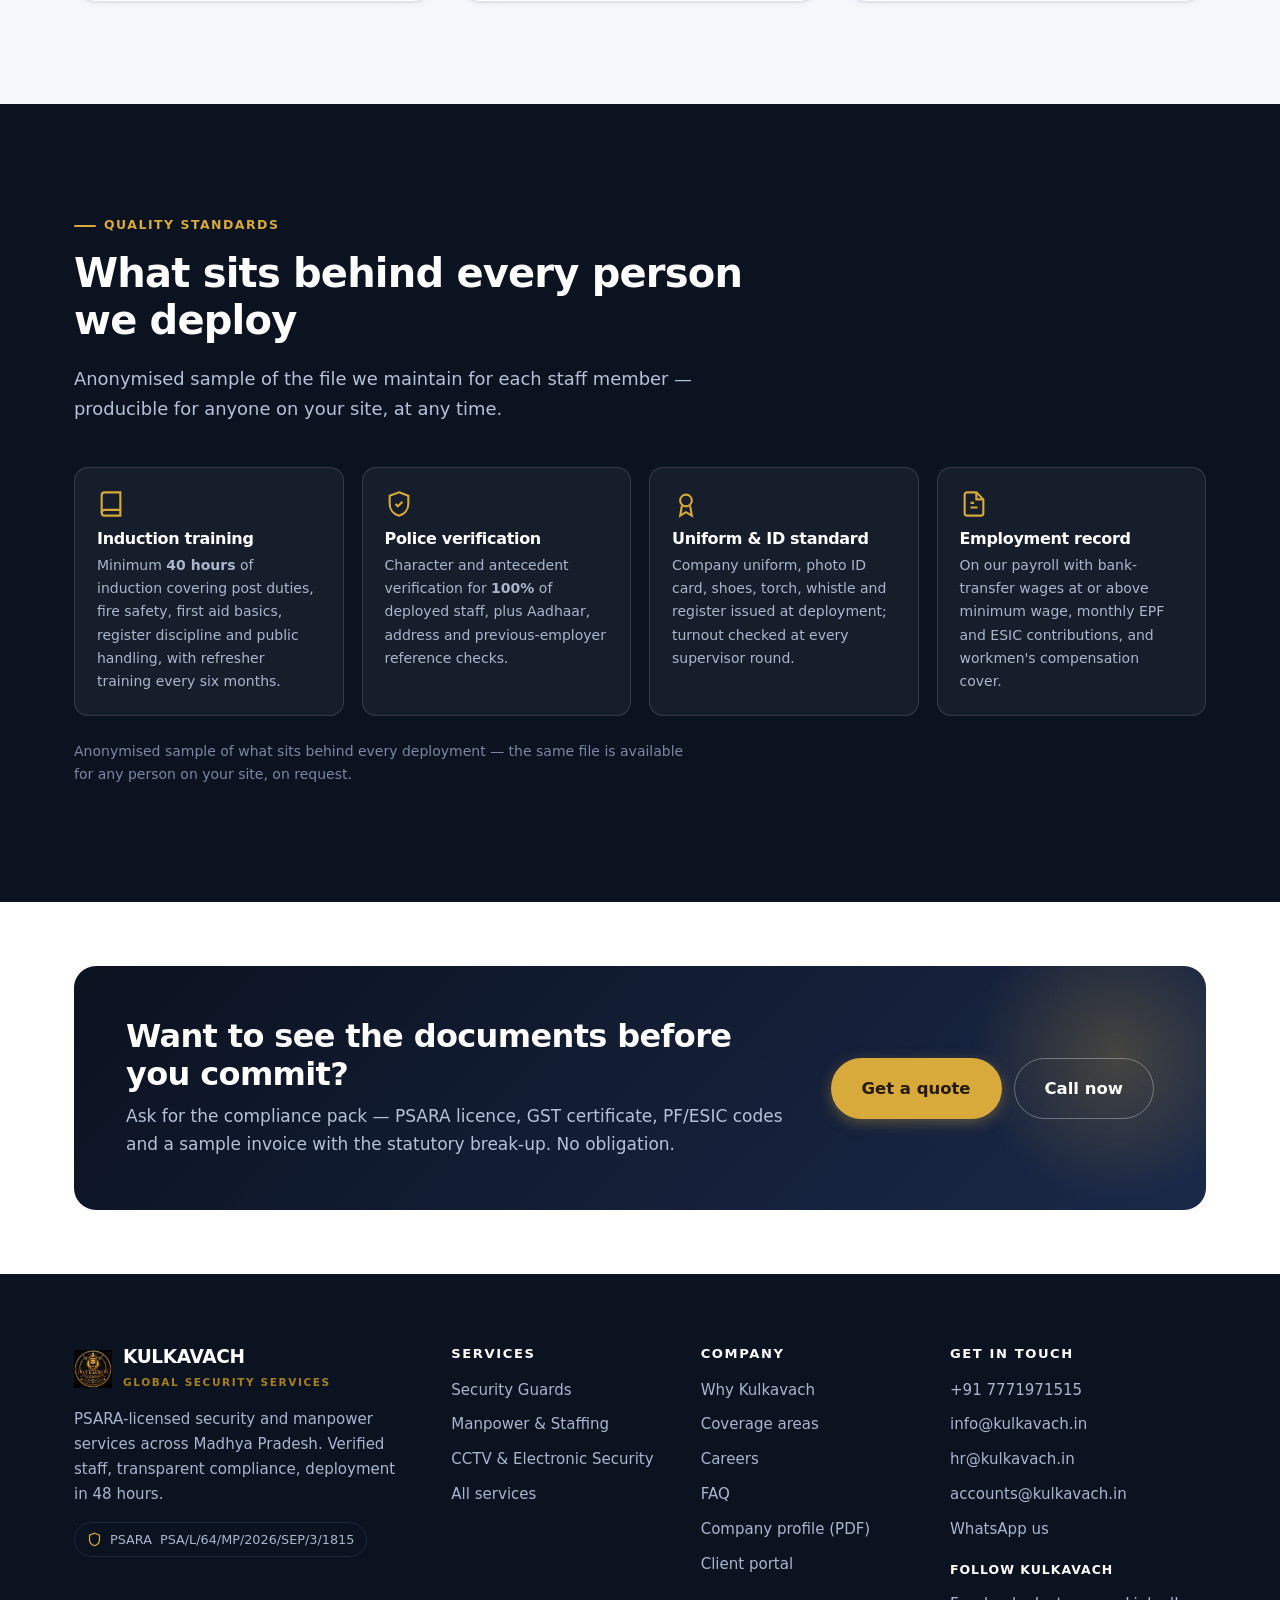
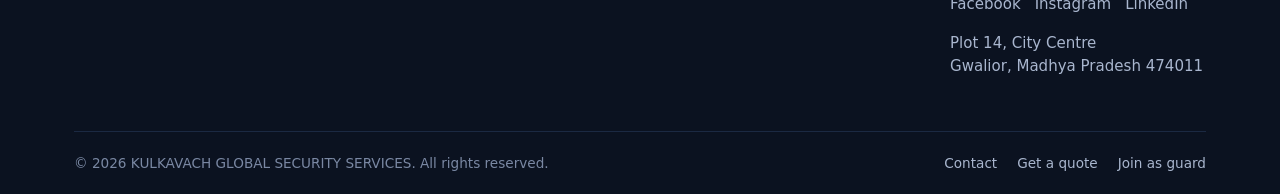
<file: about.html>
<!DOCTYPE html>
<html lang="en-IN">
<head>
<meta charset="utf-8">
<meta name="viewport" content="width=device-width, initial-scale=1">
<title>Why Kulkavach — Supervision, Compliance &amp; Accountability</title>
<meta name="description" content="Why clients renew with Kulkavach: named supervisors, PSARA licence, EPF/ESIC compliance attached to every invoice, and a 12-hour replacement commitment.">
<meta name="theme-color" content="#0B1220">
<link rel="icon" href="assets/img/kulkavach-logo.jpg" type="image/jpeg">
<meta property="og:title" content="Why Kulkavach — Supervision, Compliance &amp; Accountability">
<meta property="og:description" content="Why clients renew with Kulkavach: named supervisors, PSARA licence, EPF/ESIC compliance attached to every invoice, and a 12-hour replacement commitment.">
<meta property="og:image" content="assets/img/og-cover.svg">
<link rel="stylesheet" href="assets/css/style.css">
</head>
<body data-wa-service="Security Guards / Manpower">

<a class="skip" href="#main">Skip to content</a>

<header class="header">
  <div class="wrap header__inner">
    <a class="brand" href="index.html" aria-label="Kulkavach — home">
      <img class="brand__mark" src="assets/img/kulkavach-logo.jpg" alt="" aria-hidden="true">
      <span><span class="brand__name" data-kv="brand.name">Kulkavach</span>
      <span class="brand__tag" data-kv="brand.tagline">Security &amp; Manpower</span></span>
    </a>

    <nav class="nav" id="primary-nav" aria-label="Primary">
      <a href="index.html">Home</a>
      <div class="nav__item">
        <button class="nav__toggle" type="button" aria-expanded="false" aria-haspopup="true">
          Services
          <svg viewBox="0 0 12 8" fill="none" stroke="currentColor" stroke-width="2" aria-hidden="true"><path d="M1 1l5 5 5-5"/></svg>
        </button>
        <ul class="nav__menu">
          <li><a href="security-guards.html"><strong>Security Guards</strong><span>Armed, unarmed, supervisors, bouncers</span></a></li>
          <li><a href="manpower.html"><strong>Manpower &amp; Staffing</strong><span>Housekeeping, drivers, helpers, skilled labour</span></a></li>
          <li><a href="cctv-surveillance.html"><strong>CCTV &amp; Electronic Security</strong><span>Install, monitor, maintain</span></a></li>
          <li><a href="services.html"><strong>All services</strong><span>Compare and choose</span></a></li>
        </ul>
      </div>
      <a href="about.html" aria-current="page">Why Kulkavach</a>
      <a href="faq.html">FAQ</a>
      <a href="careers.html">Careers</a>
      <a href="contact.html">Contact</a>
    </nav>

    <div class="header__cta">
      <a class="btn btn--ghost btn--sm btn--phone" data-kv-href="tel:contact.phonePrimary" href="#">
        <svg viewBox="0 0 24 24" fill="none" stroke="currentColor" stroke-width="2" aria-hidden="true"><path d="M22 16.9v3a2 2 0 01-2.2 2 19.8 19.8 0 01-8.6-3.1 19.5 19.5 0 01-6-6A19.8 19.8 0 012.1 4.2 2 2 0 014.1 2h3a2 2 0 012 1.7c.1 1 .4 1.9.7 2.8a2 2 0 01-.5 2.1L8.1 9.9a16 16 0 006 6l1.3-1.2a2 2 0 012.1-.5c.9.3 1.8.6 2.8.7a2 2 0 011.7 2z"/></svg>
        <span data-kv="contact.phonePrimary">+91 7771971515</span>
      </a>
      <a class="btn btn--primary btn--sm" href="quote.html">Get a Quote</a>
      <button class="burger" type="button" aria-label="Menu" aria-expanded="false" aria-controls="primary-nav"><span></span></button>
    </div>
  </div>
</header>

<main id="main">

<section class="pagehead">
  <div class="wrap">
    <nav class="crumbs" aria-label="Breadcrumb">
      <a href="index.html">Home</a><span>/</span><span>Why Kulkavach</span>
    </nav>
    <h1>Why clients stay with us</h1>
    <p>Anyone can supply a guard. What clients renew for is supervision, compliance that survives an audit, and someone who answers the phone at 2 AM.</p>
  </div>
</section>

<section class="section section--tight">
  <div class="wrap"><div class="counters reveal" data-counters></div></div>
</section>

<section class="section">
  <div class="wrap">
    <div class="grid" style="grid-template-columns:1.2fr 1fr;gap:44px;align-items:center">
      <div>
        <span class="eyebrow">Our story</span>
        <h2>Built in Gwalior, run like an operations company</h2>
        <p class="lede">Kulkavach started with a handful of guard posts in Gwalior and a simple observation: clients rarely change security agencies because of price. They change because nobody turned up, nobody answered, or the paperwork failed at audit.</p>
        <p class="muted">So we built the company around those three failures. A local standby pool in every city we operate in, so absence has a same-day answer. A named account manager per client instead of a switchboard. And a compliance pack that goes out attached to the invoice every month, whether or not you ask for it.</p>
        <p class="muted">Today we deploy across five cities in Madhya Pradesh from our Gwalior head office, covering factories, hospitals, societies, offices, institutes and project sites.</p>
        <div class="btn-row" style="margin-top:24px">
          <a class="btn btn--dark" href="company-profile.html">Download company profile</a>
          <a class="btn btn--ghost" href="index.html#coverage">See coverage areas</a>
        </div>
      </div>
      <div class="card">
        <h3>What we commit to in writing</h3>
        <ul class="checks" style="margin-top:16px"><li><svg viewBox="0 0 24 24" fill="none" stroke="currentColor" stroke-width="2.4"><path d="M20 6L9 17l-5-5"/></svg><span>First response to any enquiry within <strong>4 business hours</strong></span></li><li><svg viewBox="0 0 24 24" fill="none" stroke="currentColor" stroke-width="2.4"><path d="M20 6L9 17l-5-5"/></svg><span>Standard deployment <strong>within 48 hours</strong> of a confirmed order</span></li><li><svg viewBox="0 0 24 24" fill="none" stroke="currentColor" stroke-width="2.4"><path d="M20 6L9 17l-5-5"/></svg><span>Replacement on post <strong>within 12 hours</strong> of an absence</span></li><li><svg viewBox="0 0 24 24" fill="none" stroke="currentColor" stroke-width="2.4"><path d="M20 6L9 17l-5-5"/></svg><span><strong>No billing</strong> for uncovered shifts — deductions shown as a separate line</span></li><li><svg viewBox="0 0 24 24" fill="none" stroke="currentColor" stroke-width="2.4"><path d="M20 6L9 17l-5-5"/></svg><span>PF and ESIC challans attached to <strong>every monthly invoice</strong></span></li><li><svg viewBox="0 0 24 24" fill="none" stroke="currentColor" stroke-width="2.4"><path d="M20 6L9 17l-5-5"/></svg><span>A named account manager with a <strong>direct mobile number</strong></span></li></ul>
        <p class="small muted" style="margin:16px 0 0">These are contract terms, not marketing lines. They appear in the service agreement you sign.</p>
      </div>
    </div>
  </div>
</section>



<section class="section">
  <div class="wrap">
    <div class="section-head">
      <span class="eyebrow">Case studies</span>
      <h2>What changed after we took over</h2>
      <p class="lede">Three problems clients brought us, and what the numbers looked like afterwards.</p>
    </div>
    <div class="grid g-3">
      <article class="case reveal">
        <div class="case__head"><span>Manufacturing · Malanpur</span><h3>Night-shift pilferage at a components plant</h3></div>
        <div class="case__body">
          <div class="case__row"><span>Challenge</span><p>Repeated stock shortfalls on night shift, no reliable gate record, and a previous agency rotating unfamiliar guards every week.</p></div>
          <div class="case__row"><span>What we did</span><p>Fixed 9-guard roster with a named night supervisor, gate-pass register tied to dispatch, two surprise night rounds a week, and CCTV at the loading bay.</p></div>
          <div class="case__row case__result"><span>Result</span><p>Pilferage incidents down to zero over 11 months; gate records now accepted in the monthly stock audit.</p></div>
        </div>
      </article>
      <article class="case reveal">
        <div class="case__head"><span>Residential · Gwalior</span><h3>240-flat society with visitor chaos</h3></div>
        <div class="case__body">
          <div class="case__row"><span>Challenge</span><p>Unlogged visitors, delivery crowding at the gate, and residents complaining that guards were untrained in dealing with the public.</p></div>
          <div class="case__row"><span>What we did</span><p>Deployed 6 guards plus one supervisor, introduced a visitor log with resident call-confirmation, and ran a soft-skills and emergency drill every quarter.</p></div>
          <div class="case__row case__result"><span>Result</span><p>Gate complaints in the RWA register fell from 14 a month to under 2; contract renewed twice.</p></div>
        </div>
      </article>
      <article class="case reveal">
        <div class="case__head"><span>Healthcare · Bhopal</span><h3>Hospital needing 24×7 cover at short notice</h3></div>
        <div class="case__body">
          <div class="case__row"><span>Challenge</span><p>Outgoing vendor exited with two weeks' notice, leaving 18 posts across OPD, ICU corridor, parking and mortuary to be filled without a gap.</p></div>
          <div class="case__row"><span>What we did</span><p>Mobilised 18 verified staff in 4 days, briefed each post separately, and placed a dedicated account manager on-site for the first fortnight.</p></div>
          <div class="case__row case__result"><span>Result</span><p>Zero uncovered shifts during transition; scope later extended to housekeeping.</p></div>
        </div>
      </article>
    </div>
    <p class="note" style="margin-top:28px"><strong>Note for the site owner:</strong> replace these with your own case studies before launch — real clients (with written permission) and real numbers. See <code>README.md</code> § Content checklist.</p>
  </div>
</section>

<section class="section section--paper2">
  <div class="wrap">
    <div class="section-head center">
      <span class="eyebrow">Service standards</span>
      <h2>How we work</h2>
      <p>We prefer clear commitments and records you can check over unattributed testimonials.</p>
    </div>
    <div class="grid g-3">
      <article class="card reveal">
        <h3>Weekly supervision</h3>
        <p>A supervisor visit is planned once a week, with a visit log available for the site.</p>
      </article>
      <article class="card reveal">
        <h3>Site-specific staffing</h3>
        <p>Staffing requirements, shift coverage and replacement arrangements are discussed before deployment.</p>
      </article>
      <article class="card reveal">
        <h3>Compliance documents</h3>
        <p>Ask for relevant licence, payroll and statutory records to review as part of the quotation process.</p>
      </article>
    </div>
  </div>
</section>

<section class="section section--dark">
  <div class="wrap">
    <div class="section-head">
      <span class="eyebrow">Quality standards</span>
      <h2>What sits behind every person we deploy</h2>
      <p class="lede" style="color:#B6C2D8">Anonymised sample of the file we maintain for each staff member — producible for anyone on your site, at any time.</p>
    </div>
    <div class="compliance reveal"><div class="comp"><svg viewBox="0 0 24 24" fill="none" stroke="currentColor" stroke-width="1.8"><path d="M4 19.5A2.5 2.5 0 016.5 17H20"/><path d="M6.5 2H20v20H6.5A2.5 2.5 0 014 19.5v-15A2.5 2.5 0 016.5 2z"/></svg>
        <h4>Induction training</h4><p>Minimum <strong>40 hours</strong> of induction covering post duties, fire safety, first aid basics, register discipline and public handling, with refresher training every six months.</p></div><div class="comp"><svg viewBox="0 0 24 24" fill="none" stroke="currentColor" stroke-width="1.8"><path d="M12 2l8 3v7c0 5-3.5 8.7-8 10-4.5-1.3-8-5-8-10V5l8-3z"/><path d="M9 12l2 2 4-4"/></svg>
        <h4>Police verification</h4><p>Character and antecedent verification for <strong>100%</strong> of deployed staff, plus Aadhaar, address and previous-employer reference checks.</p></div><div class="comp"><svg viewBox="0 0 24 24" fill="none" stroke="currentColor" stroke-width="1.8"><circle cx="12" cy="9" r="5"/><path d="M8.5 13.5L7 22l5-3 5 3-1.5-8.5"/></svg>
        <h4>Uniform &amp; ID standard</h4><p>Company uniform, photo ID card, shoes, torch, whistle and register issued at deployment; turnout checked at every supervisor round.</p></div><div class="comp"><svg viewBox="0 0 24 24" fill="none" stroke="currentColor" stroke-width="1.8"><path d="M14 2H6a2 2 0 00-2 2v16a2 2 0 002 2h12a2 2 0 002-2V8z"/><path d="M14 2v6h6M9 15h6M9 11h3"/></svg>
        <h4>Employment record</h4><p>On our payroll with bank-transfer wages at or above minimum wage, monthly EPF and ESIC contributions, and workmen's compensation cover.</p></div></div>
    <p class="small" style="color:#7A88A3;margin-top:24px;max-width:70ch">
      Anonymised sample of what sits behind every deployment — the same file is available for any person on your site, on request.
    </p>
  </div>
</section>

<section class="section section--tight">
  <div class="wrap">
    <div class="ctaband reveal">
      <div>
        <h2>Want to see the documents before you commit?</h2>
        <p>Ask for the compliance pack — PSARA licence, GST certificate, PF/ESIC codes and a sample invoice with the statutory break-up. No obligation.</p>
      </div>
      <div class="btn-row">
        <a class="btn btn--primary btn--lg" href="quote.html">Get a quote</a>
        <a class="btn btn--ghost-light btn--lg" data-kv-href="tel:contact.phonePrimary" href="#">Call now</a>
      </div>
    </div>
  </div>
</section>

</main>

<footer class="footer">
  <div class="wrap">
    <div class="footer__grid">
      <div>
        <a class="brand" href="index.html" style="margin-bottom:16px">
          <img class="brand__mark" src="assets/img/kulkavach-logo.jpg" alt="" aria-hidden="true">
          <span><span class="brand__name" data-kv="brand.name">Kulkavach</span>
          <span class="brand__tag" data-kv="brand.tagline">Security &amp; Manpower</span></span>
        </a>
        <p style="max-width:34ch">PSARA-licensed security and manpower services across Madhya Pradesh. Verified staff, transparent compliance, deployment in 48 hours.</p>
        <span class="footer__lic">
          <svg viewBox="0 0 24 24" fill="none" stroke="currentColor" stroke-width="2"><path d="M12 2l8 3v7c0 5-3.5 8.7-8 10-4.5-1.3-8-5-8-10V5l8-3z"/></svg>
          PSARA <span data-kv="compliance.psaraNumber">—</span>
        </span>
      </div>
      <div>
        <h4>Services</h4>
        <ul>
          <li><a href="security-guards.html">Security Guards</a></li>
          <li><a href="manpower.html">Manpower &amp; Staffing</a></li>
          <li><a href="cctv-surveillance.html">CCTV &amp; Electronic Security</a></li>
          <li><a href="services.html">All services</a></li>
        </ul>
      </div>
      <div>
        <h4>Company</h4>
        <ul>
          <li><a href="about.html">Why Kulkavach</a></li>
          <li><a href="index.html#coverage">Coverage areas</a></li>
          <li><a href="careers.html">Careers</a></li>
          <li><a href="faq.html">FAQ</a></li>
          <li><a href="company-profile.html">Company profile (PDF)</a></li>
          <li><a href="portal.html">Client portal</a></li>
        </ul>
      </div>
      <div>
        <h4>Get in touch</h4>
        <ul>
          <li><a data-kv-href="tel:contact.phonePrimary" href="#"><span data-kv="contact.phonePrimary">—</span></a></li>
          <li><a data-kv-href="mailto:contact.email" href="#"><span data-kv="contact.email">info@kulkavach.in</span></a></li>
          <li><a data-kv-href="mailto:contact.emailHR" href="#"><span data-kv="contact.emailHR">hr@kulkavach.in</span></a></li>
          <li><a data-kv-href="mailto:contact.emailAccounts" href="#"><span data-kv="contact.emailAccounts">accounts@kulkavach.in</span></a></li>
          <li><a data-kv-href="wa" href="#">WhatsApp us</a></li>
          <li class="footer__social-heading">Follow Kulkavach</li>
          <li class="footer__social">
            <a data-kv-href="contact.social.facebook" href="#" target="_blank" rel="noopener noreferrer" aria-label="Facebook">Facebook</a>
            <a data-kv-href="contact.social.instagram" href="#" target="_blank" rel="noopener noreferrer" aria-label="Instagram">Instagram</a>
            <a data-kv-href="contact.social.linkedin" href="#" target="_blank" rel="noopener noreferrer" aria-label="LinkedIn">LinkedIn</a>
          </li>
          <li style="margin-top:14px;line-height:1.5">
            <span data-kv="contact.address.line1">—</span><br>
            <span data-kv="contact.address.line2">—</span>
          </li>
        </ul>
      </div>
    </div>
    <div class="footer__bottom">
      <span>&copy; <span data-kv-year>2026</span> <span data-kv="brand.legalName">Kulkavach</span>. All rights reserved.</span>
      <nav>
        <a href="contact.html">Contact</a>
        <a href="quote.html">Get a quote</a>
        <a href="careers.html">Join as guard</a>
      </nav>
    </div>
  </div>
</footer>

<div class="stickybar" role="region" aria-label="Quick actions">
  <div class="wrap stickybar__inner">
    <div class="stickybar__text">
      <strong>Need guards or staff on site?</strong>
      <span>Verified deployment in 48 hours · response in <span data-response-hours>4</span> hrs</span>
    </div>
    <a class="btn btn--ghost-light btn--sm" data-kv-href="tel:contact.phonePrimary" href="#">Call</a>
    <a class="btn btn--primary btn--sm" href="quote.html">Get a Quote</a>
  </div>
</div>

<div class="fab">
  <div class="fab__wrap">
    <span class="fab__label">Chat with us on WhatsApp</span>
    <a class="fab__btn fab__btn--wa" data-kv-href="wa" href="#" aria-label="Chat on WhatsApp" style="position:relative"><svg viewBox="0 0 24 24" fill="currentColor" aria-hidden="true"><path d="M12 2a10 10 0 00-8.6 15L2 22l5.2-1.4A10 10 0 1012 2zm5.8 14.2c-.2.7-1.4 1.3-2 1.4-.5.1-1.2.1-1.9-.1-.4-.1-1-.3-1.8-.6-3-1.3-5-4.4-5.2-4.6-.1-.2-1.2-1.6-1.2-3s.7-2.1 1-2.4c.3-.3.6-.4.8-.4h.6c.2 0 .4 0 .7.5l.9 2.2c.1.2.1.4 0 .6l-.4.6-.3.3c-.1.2-.3.4-.1.7.2.3.8 1.3 1.7 2.1 1.2 1 2.1 1.4 2.4 1.5.3.1.5.1.7-.1l1-1.2c.2-.2.4-.2.6-.1l2.1 1c.3.1.5.2.5.4.1.1.1.8-.1 1.2z"/></svg></a>
  </div>
</div>

<div class="modal" id="psaraModal" role="dialog" aria-modal="true" aria-labelledby="psaraTitle" aria-hidden="true">
  <div class="modal__box">
    <div class="modal__head">
      <svg class="seal__mark" viewBox="0 0 40 44" fill="none" aria-hidden="true"><path d="M20 2 36 8v13.5C36 31.8 29.2 39.6 20 42 10.8 39.6 4 31.8 4 21.5V8L20 2z" fill="none" stroke="currentColor" stroke-width="2.2"/><path d="M13.5 21.5 18.5 26.5 27 17" stroke="currentColor" stroke-width="2.8" stroke-linecap="round" stroke-linejoin="round"/></svg>
      <div>
        <h3 id="psaraTitle">Licence &amp; compliance</h3>
        <p>Private Security Agencies (Regulation) Act, 2005</p>
      </div>
      <button class="modal__x" type="button" data-modal-close aria-label="Close">&times;</button>
    </div>
    <div class="modal__body">
      <dl class="deflist">
        <dt>Licence number</dt><dd data-kv="compliance.psaraNumber">—</dd>
        <dt>Issuing authority</dt><dd data-kv="compliance.psaraIssuer">—</dd>
        <dt>Valid from</dt><dd data-kv="compliance.psaraValidFrom">—</dd>
        <dt>Valid until</dt><dd data-kv="compliance.psaraValidTo">—</dd>
        <dt>Status</dt><dd class="ok" data-kv="compliance.psaraStatus">—</dd>
        <dt>GSTIN</dt><dd data-kv="compliance.gstin">—</dd>
        <dt>EPF establishment code</dt><dd data-kv="compliance.pfCode">—</dd>
        <dt>ESIC code</dt><dd data-kv="compliance.esicCode">—</dd>
      </dl>
      <p class="note" data-kv="compliance.verifyNote">—</p>
      <div class="btn-row" style="margin-top:20px">
        <a class="btn btn--dark btn--sm" href="company-profile.html">Download company profile</a>
        <a class="btn btn--ghost btn--sm" data-kv-href="tel:contact.phonePrimary" href="#">Call to verify</a>
      </div>
    </div>
  </div>
</div>

<script src="assets/js/config.js"></script>
<script src="assets/js/site.js"></script>
</body>
</html>
</file>
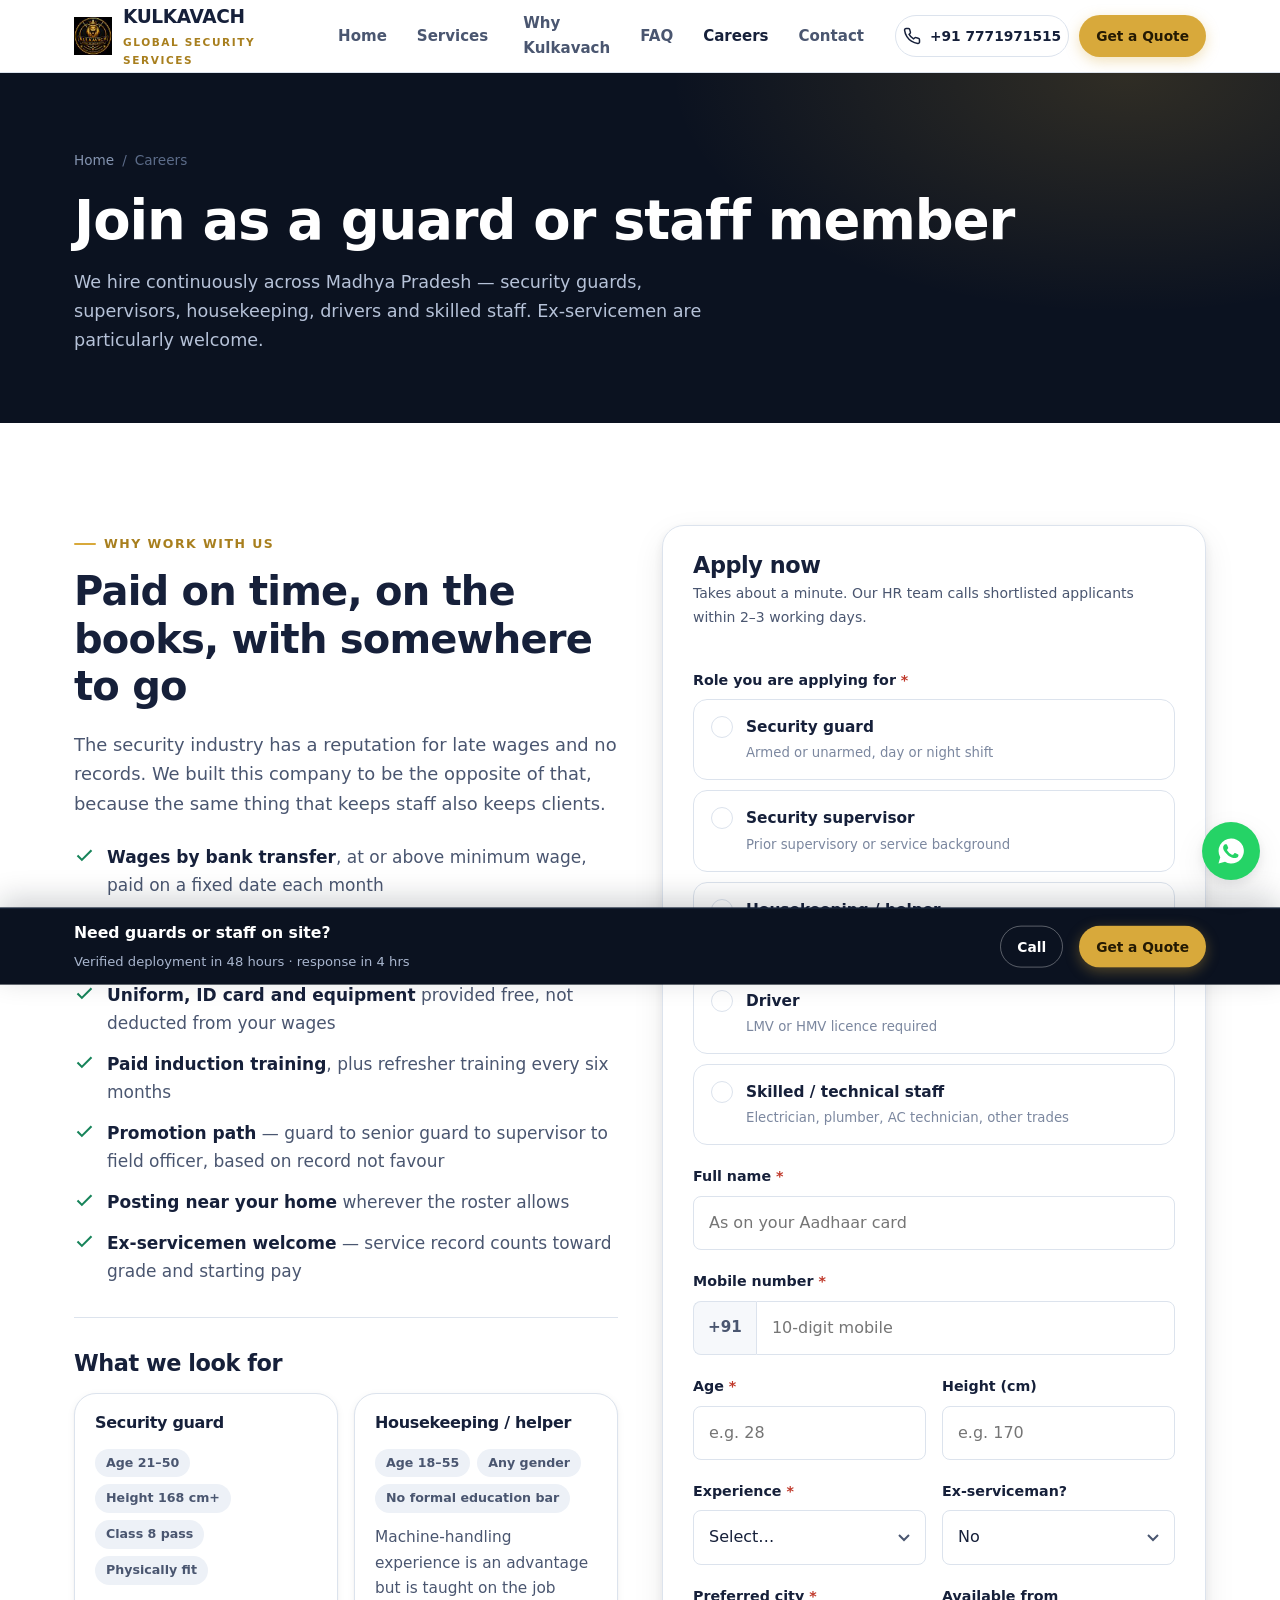
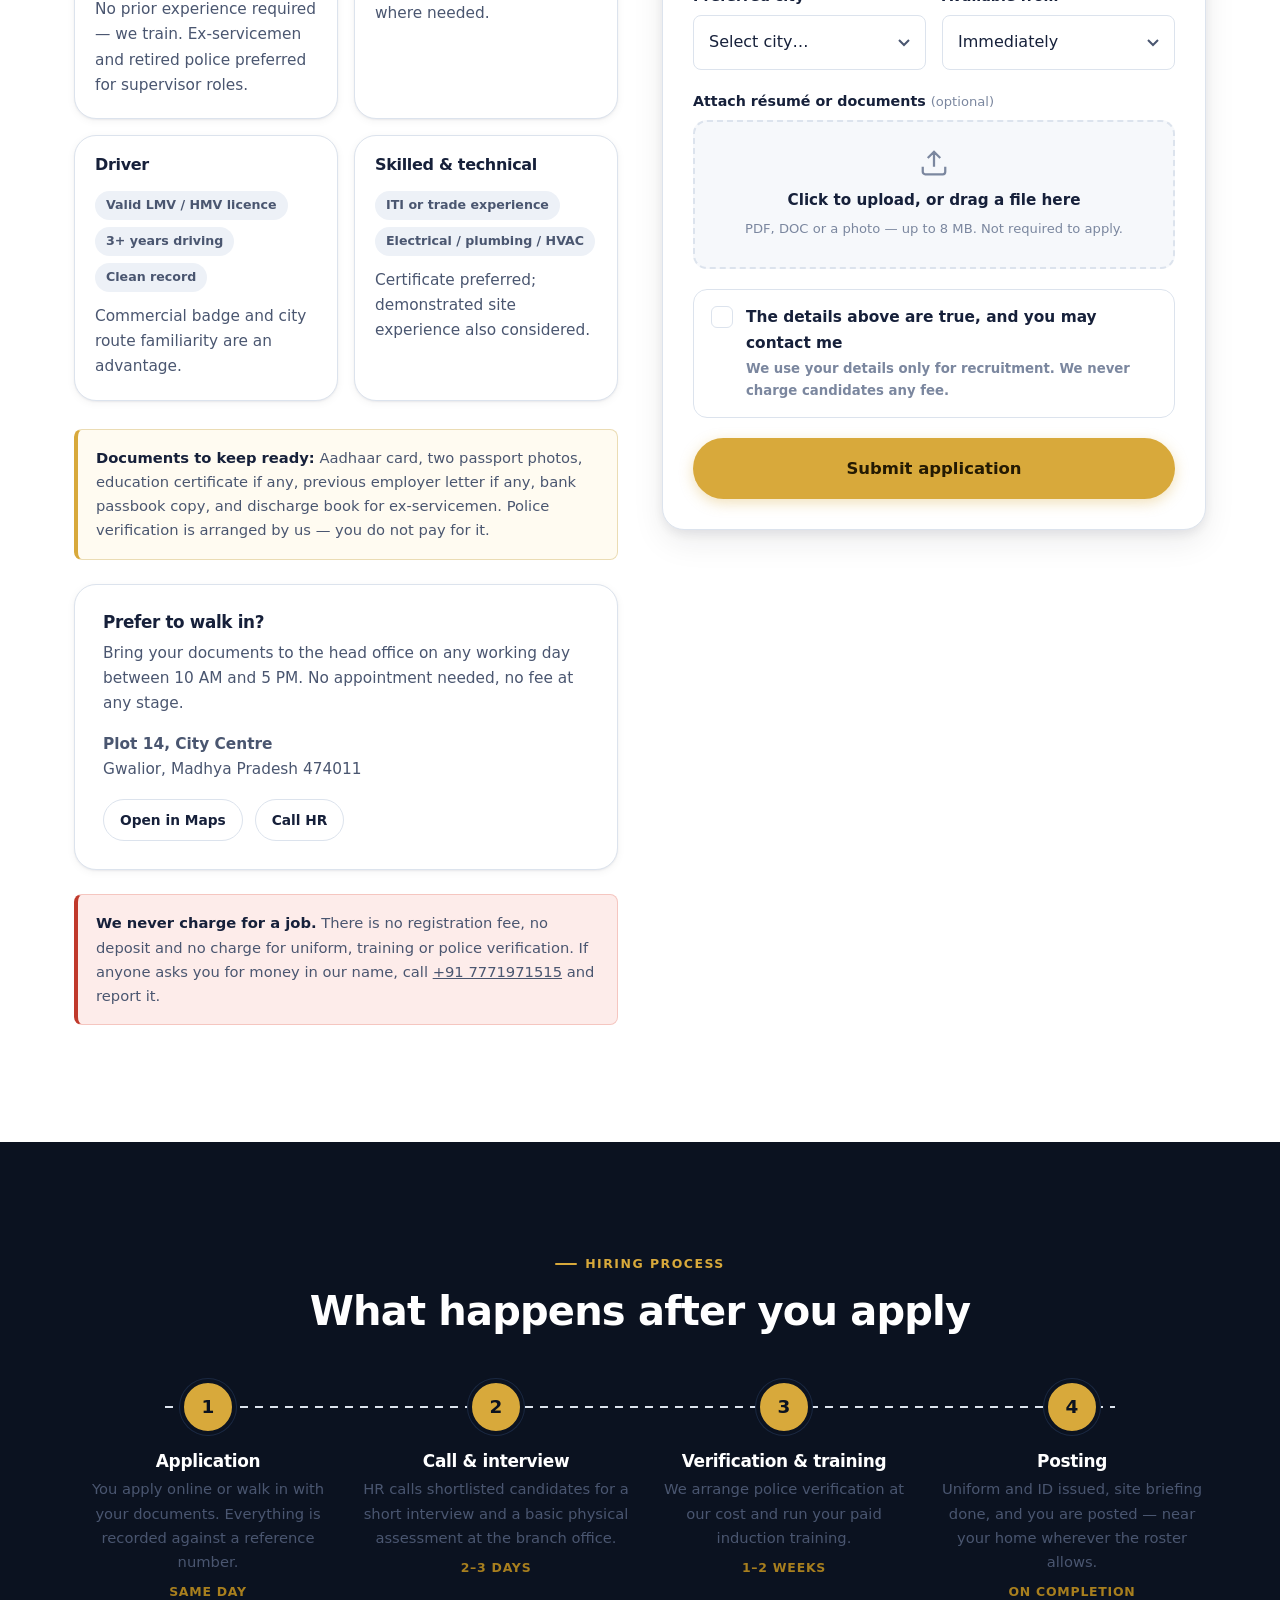
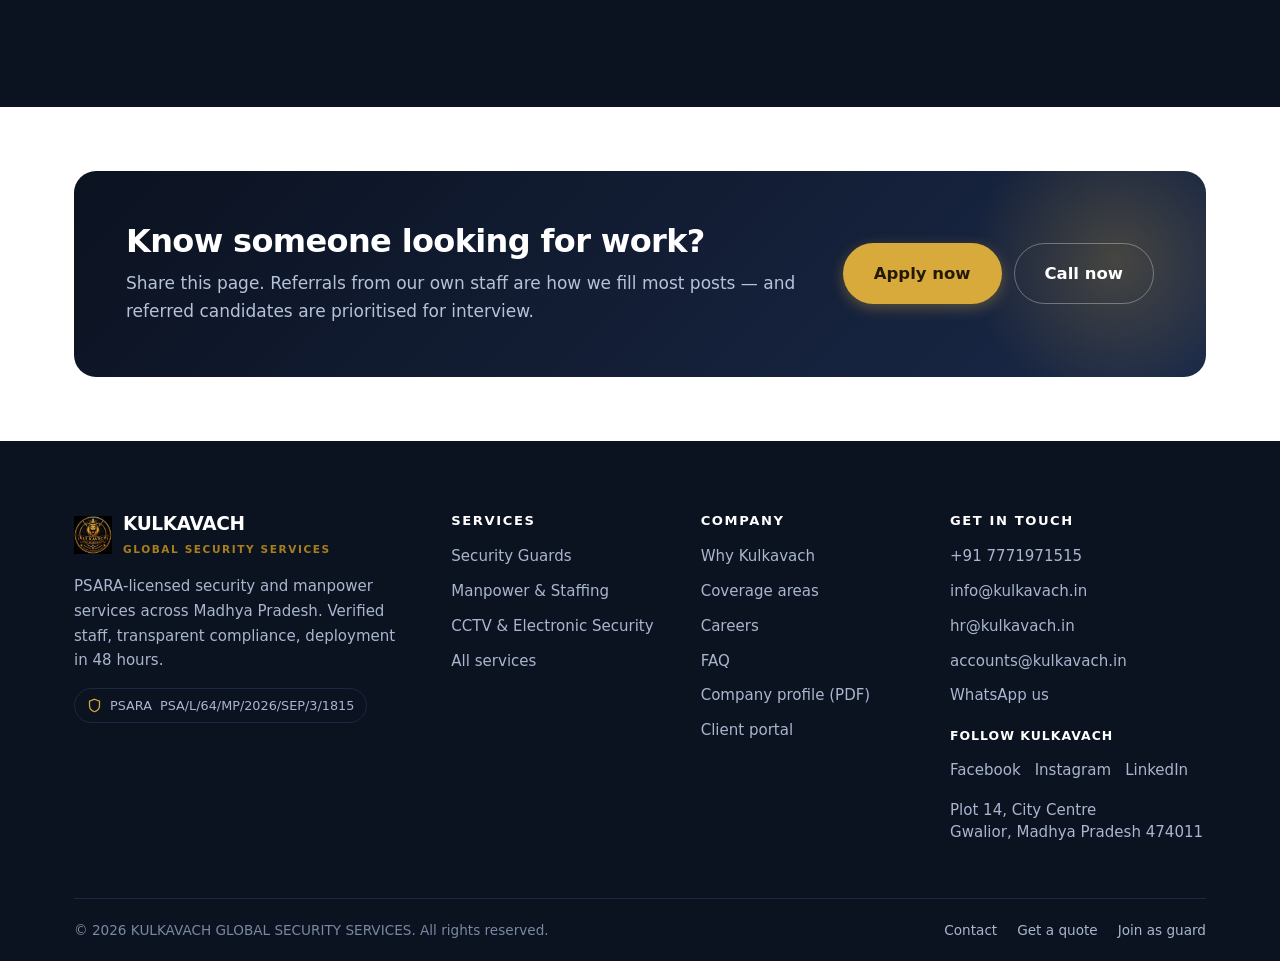
<file: careers.html>
<!DOCTYPE html>
<html lang="en-IN">
<head>
<meta charset="utf-8">
<meta name="viewport" content="width=device-width, initial-scale=1">
<title>Careers — Join as a Security Guard or Staff | Kulkavach</title>
<meta name="description" content="Apply for security guard, supervisor, housekeeping, driver and skilled staff jobs across Madhya Pradesh. Wages on time by bank transfer, EPF and ESIC from day one, no fee ever.">
<meta name="theme-color" content="#0B1220">
<link rel="icon" href="assets/img/kulkavach-logo.jpg" type="image/jpeg">
<meta property="og:title" content="Careers — Join as a Security Guard or Staff | Kulkavach">
<meta property="og:description" content="Apply for security guard, supervisor, housekeeping, driver and skilled staff jobs across Madhya Pradesh. Wages on time by bank transfer, EPF and ESIC from day one, no fee ever.">
<meta property="og:image" content="assets/img/og-cover.svg">
<link rel="stylesheet" href="assets/css/style.css">
</head>
<body data-wa-service="Security Guards / Manpower">

<a class="skip" href="#main">Skip to content</a>

<header class="header">
  <div class="wrap header__inner">
    <a class="brand" href="index.html" aria-label="Kulkavach — home">
      <img class="brand__mark" src="assets/img/kulkavach-logo.jpg" alt="" aria-hidden="true">
      <span><span class="brand__name" data-kv="brand.name">Kulkavach</span>
      <span class="brand__tag" data-kv="brand.tagline">Security &amp; Manpower</span></span>
    </a>

    <nav class="nav" id="primary-nav" aria-label="Primary">
      <a href="index.html">Home</a>
      <div class="nav__item">
        <button class="nav__toggle" type="button" aria-expanded="false" aria-haspopup="true">
          Services
          <svg viewBox="0 0 12 8" fill="none" stroke="currentColor" stroke-width="2" aria-hidden="true"><path d="M1 1l5 5 5-5"/></svg>
        </button>
        <ul class="nav__menu">
          <li><a href="security-guards.html"><strong>Security Guards</strong><span>Armed, unarmed, supervisors, bouncers</span></a></li>
          <li><a href="manpower.html"><strong>Manpower &amp; Staffing</strong><span>Housekeeping, drivers, helpers, skilled labour</span></a></li>
          <li><a href="cctv-surveillance.html"><strong>CCTV &amp; Electronic Security</strong><span>Install, monitor, maintain</span></a></li>
          <li><a href="services.html"><strong>All services</strong><span>Compare and choose</span></a></li>
        </ul>
      </div>
      <a href="about.html">Why Kulkavach</a>
      <a href="faq.html">FAQ</a>
      <a href="careers.html" aria-current="page">Careers</a>
      <a href="contact.html">Contact</a>
    </nav>

    <div class="header__cta">
      <a class="btn btn--ghost btn--sm btn--phone" data-kv-href="tel:contact.phonePrimary" href="#">
        <svg viewBox="0 0 24 24" fill="none" stroke="currentColor" stroke-width="2" aria-hidden="true"><path d="M22 16.9v3a2 2 0 01-2.2 2 19.8 19.8 0 01-8.6-3.1 19.5 19.5 0 01-6-6A19.8 19.8 0 012.1 4.2 2 2 0 014.1 2h3a2 2 0 012 1.7c.1 1 .4 1.9.7 2.8a2 2 0 01-.5 2.1L8.1 9.9a16 16 0 006 6l1.3-1.2a2 2 0 012.1-.5c.9.3 1.8.6 2.8.7a2 2 0 011.7 2z"/></svg>
        <span data-kv="contact.phonePrimary">+91 7771971515</span>
      </a>
      <a class="btn btn--primary btn--sm" href="quote.html">Get a Quote</a>
      <button class="burger" type="button" aria-label="Menu" aria-expanded="false" aria-controls="primary-nav"><span></span></button>
    </div>
  </div>
</header>

<main id="main">

<section class="pagehead">
  <div class="wrap">
    <nav class="crumbs" aria-label="Breadcrumb">
      <a href="index.html">Home</a><span>/</span><span>Careers</span>
    </nav>
    <h1>Join as a guard or staff member</h1>
    <p>We hire continuously across Madhya Pradesh — security guards, supervisors, housekeeping, drivers and skilled staff. Ex-servicemen are particularly welcome.</p>
  </div>
</section>

<section class="section">
  <div class="wrap">
    <div class="grid" style="grid-template-columns:1fr 1fr;gap:44px;align-items:start">
      <div>
        <span class="eyebrow">Why work with us</span>
        <h2>Paid on time, on the books, with somewhere to go</h2>
        <p class="lede">The security industry has a reputation for late wages and no records. We built this company to be the opposite of that, because the same thing that keeps staff also keeps clients.</p>
        <ul class="checks" style="margin-top:24px"><li><svg viewBox="0 0 24 24" fill="none" stroke="currentColor" stroke-width="2.4"><path d="M20 6L9 17l-5-5"/></svg><span><strong>Wages by bank transfer</strong>, at or above minimum wage, paid on a fixed date each month</span></li><li><svg viewBox="0 0 24 24" fill="none" stroke="currentColor" stroke-width="2.4"><path d="M20 6L9 17l-5-5"/></svg><span><strong>EPF and ESIC from day one</strong> — a proper employment record, medical cover for you and your family</span></li><li><svg viewBox="0 0 24 24" fill="none" stroke="currentColor" stroke-width="2.4"><path d="M20 6L9 17l-5-5"/></svg><span><strong>Uniform, ID card and equipment</strong> provided free, not deducted from your wages</span></li><li><svg viewBox="0 0 24 24" fill="none" stroke="currentColor" stroke-width="2.4"><path d="M20 6L9 17l-5-5"/></svg><span><strong>Paid induction training</strong>, plus refresher training every six months</span></li><li><svg viewBox="0 0 24 24" fill="none" stroke="currentColor" stroke-width="2.4"><path d="M20 6L9 17l-5-5"/></svg><span><strong>Promotion path</strong> — guard to senior guard to supervisor to field officer, based on record not favour</span></li><li><svg viewBox="0 0 24 24" fill="none" stroke="currentColor" stroke-width="2.4"><path d="M20 6L9 17l-5-5"/></svg><span><strong>Posting near your home</strong> wherever the roster allows</span></li><li><svg viewBox="0 0 24 24" fill="none" stroke="currentColor" stroke-width="2.4"><path d="M20 6L9 17l-5-5"/></svg><span><strong>Ex-servicemen welcome</strong> — service record counts toward grade and starting pay</span></li></ul>

        <hr class="divider" style="margin:32px 0">

        <h3>What we look for</h3>
        <div class="grid g-2" style="gap:16px;margin-top:16px">
          <div class="card" style="padding:20px">
            <h3 style="font-size:1rem">Security guard</h3>
            <ul class="taglist"><li>Age 21–50</li><li>Height 168 cm+</li><li>Class 8 pass</li><li>Physically fit</li></ul>
            <p class="small muted" style="margin:12px 0 0">No prior experience required — we train. Ex-servicemen and retired police preferred for supervisor roles.</p>
          </div>
          <div class="card" style="padding:20px">
            <h3 style="font-size:1rem">Housekeeping / helper</h3>
            <ul class="taglist"><li>Age 18–55</li><li>Any gender</li><li>No formal education bar</li></ul>
            <p class="small muted" style="margin:12px 0 0">Machine-handling experience is an advantage but is taught on the job where needed.</p>
          </div>
          <div class="card" style="padding:20px">
            <h3 style="font-size:1rem">Driver</h3>
            <ul class="taglist"><li>Valid LMV / HMV licence</li><li>3+ years driving</li><li>Clean record</li></ul>
            <p class="small muted" style="margin:12px 0 0">Commercial badge and city route familiarity are an advantage.</p>
          </div>
          <div class="card" style="padding:20px">
            <h3 style="font-size:1rem">Skilled &amp; technical</h3>
            <ul class="taglist"><li>ITI or trade experience</li><li>Electrical / plumbing / HVAC</li></ul>
            <p class="small muted" style="margin:12px 0 0">Certificate preferred; demonstrated site experience also considered.</p>
          </div>
        </div>

        <div class="note" style="margin-top:28px">
          <strong>Documents to keep ready:</strong> Aadhaar card, two passport photos, education certificate if any,
          previous employer letter if any, bank passbook copy, and discharge book for ex-servicemen.
          Police verification is arranged by us — you do not pay for it.
        </div>

        <div class="card" style="margin-top:24px">
          <h3 style="font-size:1.05rem">Prefer to walk in?</h3>
          <p class="small muted">Bring your documents to the head office on any working day between 10 AM and 5 PM. No appointment needed, no fee at any stage.</p>
          <p class="small" style="margin-bottom:0"><strong data-kv="contact.address.line1">—</strong><br><span data-kv="contact.address.line2">—</span></p>
          <div class="btn-row" style="margin-top:16px">
            <a class="btn btn--ghost btn--sm" data-kv-href="maps" href="#">Open in Maps</a>
            <a class="btn btn--ghost btn--sm" data-kv-href="tel:contact.phonePrimary" href="#">Call HR</a>
          </div>
        </div>

        <p class="note" style="margin-top:24px;background:#FDECEA;border-color:#F5C6C0;border-left-color:#C0392B">
          <strong>We never charge for a job.</strong> There is no registration fee, no deposit and no charge for uniform,
          training or police verification. If anyone asks you for money in our name, call
          <a data-kv-href="tel:contact.phonePrimary" href="#"><span data-kv="contact.phonePrimary">—</span></a> and report it.
        </p>
      </div>

      <!-- ============ APPLICATION FORM ============ -->
      <div class="formcard" style="position:sticky;top:calc(var(--header-h) + 20px)">
        <div class="formcard__head" style="padding-bottom:0">
          <h2 style="font-size:1.4rem;margin-bottom:4px">Apply now</h2>
          <p class="small muted">Takes about a minute. Our HR team calls shortlisted applicants within 2–3 working days.</p>
        </div>

        <form id="careersForm" class="formcard__body" novalidate>
          <div class="field">
            <label id="roleLabel">Role you are applying for <span class="req">*</span></label>
            <div class="options" role="radiogroup" aria-labelledby="roleLabel">
              <label class="opt"><input type="radio" name="role" value="Security guard">
                <span class="opt__box"><span class="opt__tick"><svg viewBox="0 0 24 24" fill="none" stroke="currentColor" stroke-width="2.4"><path d="M20 6L9 17l-5-5"/></svg></span>
                <span><span class="opt__label">Security guard</span><span class="opt__desc">Armed or unarmed, day or night shift</span></span></span></label>
              <label class="opt"><input type="radio" name="role" value="Security supervisor">
                <span class="opt__box"><span class="opt__tick"><svg viewBox="0 0 24 24" fill="none" stroke="currentColor" stroke-width="2.4"><path d="M20 6L9 17l-5-5"/></svg></span>
                <span><span class="opt__label">Security supervisor</span><span class="opt__desc">Prior supervisory or service background</span></span></span></label>
              <label class="opt"><input type="radio" name="role" value="Housekeeping / helper">
                <span class="opt__box"><span class="opt__tick"><svg viewBox="0 0 24 24" fill="none" stroke="currentColor" stroke-width="2.4"><path d="M20 6L9 17l-5-5"/></svg></span>
                <span><span class="opt__label">Housekeeping / helper</span><span class="opt__desc">Cleaning, pantry, office assistance</span></span></span></label>
              <label class="opt"><input type="radio" name="role" value="Driver">
                <span class="opt__box"><span class="opt__tick"><svg viewBox="0 0 24 24" fill="none" stroke="currentColor" stroke-width="2.4"><path d="M20 6L9 17l-5-5"/></svg></span>
                <span><span class="opt__label">Driver</span><span class="opt__desc">LMV or HMV licence required</span></span></span></label>
              <label class="opt"><input type="radio" name="role" value="Skilled / technical staff">
                <span class="opt__box"><span class="opt__tick"><svg viewBox="0 0 24 24" fill="none" stroke="currentColor" stroke-width="2.4"><path d="M20 6L9 17l-5-5"/></svg></span>
                <span><span class="opt__label">Skilled / technical staff</span><span class="opt__desc">Electrician, plumber, AC technician, other trades</span></span></span></label>
            </div>
            <span class="error-msg">Please choose a role.</span>
          </div>

          <div class="field">
            <label for="cname">Full name <span class="req">*</span></label>
            <input class="input" type="text" id="cname" name="name" autocomplete="name" placeholder="As on your Aadhaar card" required>
            <span class="error-msg">Please enter your name.</span>
          </div>

          <div class="field">
            <label for="cphone">Mobile number <span class="req">*</span></label>
            <div class="input-group">
              <span class="input-group__prefix">+91</span>
              <input class="input" type="tel" id="cphone" name="phone" autocomplete="tel" placeholder="10-digit mobile" maxlength="10" inputmode="numeric" required>
            </div>
            <span class="error-msg">Enter a valid 10-digit mobile number.</span>
          </div>

          <div class="grid g-2" style="gap:0 16px">
            <div class="field">
              <label for="cage">Age <span class="req">*</span></label>
              <input class="input" type="number" id="cage" name="age" min="18" max="60" placeholder="e.g. 28" required inputmode="numeric">
              <span class="error-msg">Enter an age between 18 and 60.</span>
            </div>
            <div class="field">
              <label for="cheight">Height (cm)</label>
              <input class="input" type="number" id="cheight" name="height" min="120" max="220" placeholder="e.g. 170" inputmode="numeric">
              <span class="error-msg">Enter a valid height in cm.</span>
            </div>
          </div>

          <div class="grid g-2" style="gap:0 16px">
            <div class="field">
              <label for="cexp">Experience <span class="req">*</span></label>
              <select class="select" id="cexp" name="experience" required>
                <option value="">Select…</option>
                <option>Fresher — no experience</option>
                <option>Under 1 year</option>
                <option>1 – 3 years</option>
                <option>3 – 7 years</option>
                <option>More than 7 years</option>
              </select>
              <span class="error-msg">Please select your experience.</span>
            </div>
            <div class="field">
              <label for="cex">Ex-serviceman?</label>
              <select class="select" id="cex" name="exServiceman">
                <option value="No">No</option>
                <option value="Yes — Army">Yes — Army</option>
                <option value="Yes — Police">Yes — Police</option>
                <option value="Yes — Other force">Yes — Other force</option>
              </select>
            </div>
          </div>

          <div class="grid g-2" style="gap:0 16px">
            <div class="field">
              <label for="ccity">Preferred city <span class="req">*</span></label>
              <select class="select" id="ccity" name="city" required>
                <option value="">Select city…</option>
                <option>Gwalior</option><option>Bhopal</option><option>Indore</option>
                <option>Jabalpur</option><option>Ujjain</option>
                <option>Anywhere in Madhya Pradesh</option>
              </select>
              <span class="error-msg">Please select a city.</span>
            </div>
            <div class="field">
              <label for="cavail">Available from</label>
              <select class="select" id="cavail" name="availability">
                <option>Immediately</option>
                <option>Within a week</option>
                <option>Within a month</option>
                <option>Only after notice period</option>
              </select>
            </div>
          </div>

          <div class="field">
            <label for="resume">Attach résumé or documents <span class="hint" style="display:inline;font-weight:450">(optional)</span></label>
            <div class="dropzone" tabindex="0" role="button" aria-label="Choose a file to attach">
              <svg viewBox="0 0 24 24" fill="none" stroke="currentColor" stroke-width="1.8" aria-hidden="true"><path d="M21 15v4a2 2 0 01-2 2H5a2 2 0 01-2-2v-4M17 8l-5-5-5 5M12 3v12"/></svg>
              <strong>Click to upload, or drag a file here</strong>
              <span>PDF, DOC or a photo — up to 8 MB. Not required to apply.</span>
            </div>
            <input type="file" id="resume" name="attachments" hidden accept=".pdf,.doc,.docx,.jpg,.jpeg,.png">
            <ul class="filelist" data-filelist></ul>
          </div>

          <div class="field">
            <label class="opt" style="display:block">
              <input type="checkbox" name="consent" value="Yes" required>
              <span class="opt__box"><span class="opt__tick"><svg viewBox="0 0 24 24" fill="none" stroke="currentColor" stroke-width="2.4"><path d="M20 6L9 17l-5-5"/></svg></span>
              <span><span class="opt__label">The details above are true, and you may contact me</span>
              <span class="opt__desc">We use your details only for recruitment. We never charge candidates any fee.</span></span></span>
            </label>
            <span class="error-msg">Please tick to continue.</span>
          </div>

          <button class="btn btn--primary btn--block btn--lg" type="submit" data-submit>Submit application</button>
        </form>

        <div class="success" id="careersSuccess" role="status" aria-live="polite">
          <div class="success__ring"><svg viewBox="0 0 24 24" fill="none" stroke="currentColor" stroke-width="2.4" aria-hidden="true"><path d="M20 6L9 17l-5-5"/></svg></div>
          <h3>Thank you, <span data-success-name>there</span>.</h3>
          <span class="ref">Reference: <span data-success-ref>—</span></span>
          <p class="lede center" style="margin-inline:auto">Your application has been received. If your profile matches an open post, our HR team will call you within <strong>2–3 working days</strong>.</p>
          <p class="small muted">Keep your Aadhaar, photos and any experience letter ready for the interview. Remember — we never charge a fee at any stage.</p>
          <div class="btn-row" style="justify-content:center;margin-top:20px">
            <a class="btn btn--ghost" data-kv-href="tel:contact.phonePrimary" href="#">Call HR</a>
            <a class="btn btn--ghost" href="index.html">Back to home</a>
          </div>
        </div>
      </div>
    </div>
  </div>
</section>

<section class="section section--dark">
  <div class="wrap">
    <div class="section-head center">
      <span class="eyebrow">Hiring process</span>
      <h2>What happens after you apply</h2>
    </div>
    <div class="timeline reveal">
      <div class="step"><div class="step__num">1</div><h3>Application</h3><p>You apply online or walk in with your documents. Everything is recorded against a reference number.</p><span class="step__meta">Same day</span></div>
      <div class="step"><div class="step__num">2</div><h3>Call &amp; interview</h3><p>HR calls shortlisted candidates for a short interview and a basic physical assessment at the branch office.</p><span class="step__meta">2–3 days</span></div>
      <div class="step"><div class="step__num">3</div><h3>Verification &amp; training</h3><p>We arrange police verification at our cost and run your paid induction training.</p><span class="step__meta">1–2 weeks</span></div>
      <div class="step"><div class="step__num">4</div><h3>Posting</h3><p>Uniform and ID issued, site briefing done, and you are posted — near your home wherever the roster allows.</p><span class="step__meta">On completion</span></div>
    </div>
  </div>
</section>

<section class="section section--tight">
  <div class="wrap">
    <div class="ctaband reveal">
      <div>
        <h2>Know someone looking for work?</h2>
        <p>Share this page. Referrals from our own staff are how we fill most posts — and referred candidates are prioritised for interview.</p>
      </div>
      <div class="btn-row">
        <a class="btn btn--primary btn--lg" href="careers.html">Apply now</a>
        <a class="btn btn--ghost-light btn--lg" data-kv-href="tel:contact.phonePrimary" href="#">Call now</a>
      </div>
    </div>
  </div>
</section>

</main>

<footer class="footer">
  <div class="wrap">
    <div class="footer__grid">
      <div>
        <a class="brand" href="index.html" style="margin-bottom:16px">
          <img class="brand__mark" src="assets/img/kulkavach-logo.jpg" alt="" aria-hidden="true">
          <span><span class="brand__name" data-kv="brand.name">Kulkavach</span>
          <span class="brand__tag" data-kv="brand.tagline">Security &amp; Manpower</span></span>
        </a>
        <p style="max-width:34ch">PSARA-licensed security and manpower services across Madhya Pradesh. Verified staff, transparent compliance, deployment in 48 hours.</p>
        <span class="footer__lic">
          <svg viewBox="0 0 24 24" fill="none" stroke="currentColor" stroke-width="2"><path d="M12 2l8 3v7c0 5-3.5 8.7-8 10-4.5-1.3-8-5-8-10V5l8-3z"/></svg>
          PSARA <span data-kv="compliance.psaraNumber">—</span>
        </span>
      </div>
      <div>
        <h4>Services</h4>
        <ul>
          <li><a href="security-guards.html">Security Guards</a></li>
          <li><a href="manpower.html">Manpower &amp; Staffing</a></li>
          <li><a href="cctv-surveillance.html">CCTV &amp; Electronic Security</a></li>
          <li><a href="services.html">All services</a></li>
        </ul>
      </div>
      <div>
        <h4>Company</h4>
        <ul>
          <li><a href="about.html">Why Kulkavach</a></li>
          <li><a href="index.html#coverage">Coverage areas</a></li>
          <li><a href="careers.html">Careers</a></li>
          <li><a href="faq.html">FAQ</a></li>
          <li><a href="company-profile.html">Company profile (PDF)</a></li>
          <li><a href="portal.html">Client portal</a></li>
        </ul>
      </div>
      <div>
        <h4>Get in touch</h4>
        <ul>
          <li><a data-kv-href="tel:contact.phonePrimary" href="#"><span data-kv="contact.phonePrimary">—</span></a></li>
          <li><a data-kv-href="mailto:contact.email" href="#"><span data-kv="contact.email">info@kulkavach.in</span></a></li>
          <li><a data-kv-href="mailto:contact.emailHR" href="#"><span data-kv="contact.emailHR">hr@kulkavach.in</span></a></li>
          <li><a data-kv-href="mailto:contact.emailAccounts" href="#"><span data-kv="contact.emailAccounts">accounts@kulkavach.in</span></a></li>
          <li><a data-kv-href="wa" href="#">WhatsApp us</a></li>
          <li class="footer__social-heading">Follow Kulkavach</li>
          <li class="footer__social">
            <a data-kv-href="contact.social.facebook" href="#" target="_blank" rel="noopener noreferrer" aria-label="Facebook">Facebook</a>
            <a data-kv-href="contact.social.instagram" href="#" target="_blank" rel="noopener noreferrer" aria-label="Instagram">Instagram</a>
            <a data-kv-href="contact.social.linkedin" href="#" target="_blank" rel="noopener noreferrer" aria-label="LinkedIn">LinkedIn</a>
          </li>
          <li style="margin-top:14px;line-height:1.5">
            <span data-kv="contact.address.line1">—</span><br>
            <span data-kv="contact.address.line2">—</span>
          </li>
        </ul>
      </div>
    </div>
    <div class="footer__bottom">
      <span>&copy; <span data-kv-year>2026</span> <span data-kv="brand.legalName">Kulkavach</span>. All rights reserved.</span>
      <nav>
        <a href="contact.html">Contact</a>
        <a href="quote.html">Get a quote</a>
        <a href="careers.html">Join as guard</a>
      </nav>
    </div>
  </div>
</footer>

<div class="stickybar" role="region" aria-label="Quick actions">
  <div class="wrap stickybar__inner">
    <div class="stickybar__text">
      <strong>Need guards or staff on site?</strong>
      <span>Verified deployment in 48 hours · response in <span data-response-hours>4</span> hrs</span>
    </div>
    <a class="btn btn--ghost-light btn--sm" data-kv-href="tel:contact.phonePrimary" href="#">Call</a>
    <a class="btn btn--primary btn--sm" href="quote.html">Get a Quote</a>
  </div>
</div>

<div class="fab">
  <div class="fab__wrap">
    <span class="fab__label">Chat with us on WhatsApp</span>
    <a class="fab__btn fab__btn--wa" data-kv-href="wa" href="#" aria-label="Chat on WhatsApp" style="position:relative"><svg viewBox="0 0 24 24" fill="currentColor" aria-hidden="true"><path d="M12 2a10 10 0 00-8.6 15L2 22l5.2-1.4A10 10 0 1012 2zm5.8 14.2c-.2.7-1.4 1.3-2 1.4-.5.1-1.2.1-1.9-.1-.4-.1-1-.3-1.8-.6-3-1.3-5-4.4-5.2-4.6-.1-.2-1.2-1.6-1.2-3s.7-2.1 1-2.4c.3-.3.6-.4.8-.4h.6c.2 0 .4 0 .7.5l.9 2.2c.1.2.1.4 0 .6l-.4.6-.3.3c-.1.2-.3.4-.1.7.2.3.8 1.3 1.7 2.1 1.2 1 2.1 1.4 2.4 1.5.3.1.5.1.7-.1l1-1.2c.2-.2.4-.2.6-.1l2.1 1c.3.1.5.2.5.4.1.1.1.8-.1 1.2z"/></svg></a>
  </div>
</div>

<div class="modal" id="psaraModal" role="dialog" aria-modal="true" aria-labelledby="psaraTitle" aria-hidden="true">
  <div class="modal__box">
    <div class="modal__head">
      <svg class="seal__mark" viewBox="0 0 40 44" fill="none" aria-hidden="true"><path d="M20 2 36 8v13.5C36 31.8 29.2 39.6 20 42 10.8 39.6 4 31.8 4 21.5V8L20 2z" fill="none" stroke="currentColor" stroke-width="2.2"/><path d="M13.5 21.5 18.5 26.5 27 17" stroke="currentColor" stroke-width="2.8" stroke-linecap="round" stroke-linejoin="round"/></svg>
      <div>
        <h3 id="psaraTitle">Licence &amp; compliance</h3>
        <p>Private Security Agencies (Regulation) Act, 2005</p>
      </div>
      <button class="modal__x" type="button" data-modal-close aria-label="Close">&times;</button>
    </div>
    <div class="modal__body">
      <dl class="deflist">
        <dt>Licence number</dt><dd data-kv="compliance.psaraNumber">—</dd>
        <dt>Issuing authority</dt><dd data-kv="compliance.psaraIssuer">—</dd>
        <dt>Valid from</dt><dd data-kv="compliance.psaraValidFrom">—</dd>
        <dt>Valid until</dt><dd data-kv="compliance.psaraValidTo">—</dd>
        <dt>Status</dt><dd class="ok" data-kv="compliance.psaraStatus">—</dd>
        <dt>GSTIN</dt><dd data-kv="compliance.gstin">—</dd>
        <dt>EPF establishment code</dt><dd data-kv="compliance.pfCode">—</dd>
        <dt>ESIC code</dt><dd data-kv="compliance.esicCode">—</dd>
      </dl>
      <p class="note" data-kv="compliance.verifyNote">—</p>
      <div class="btn-row" style="margin-top:20px">
        <a class="btn btn--dark btn--sm" href="company-profile.html">Download company profile</a>
        <a class="btn btn--ghost btn--sm" data-kv-href="tel:contact.phonePrimary" href="#">Call to verify</a>
      </div>
    </div>
  </div>
</div>

<script src="assets/js/config.js"></script>
<script src="assets/js/site.js"></script>
<script src="assets/js/careers.js"></script>
</body>
</html>
</file>
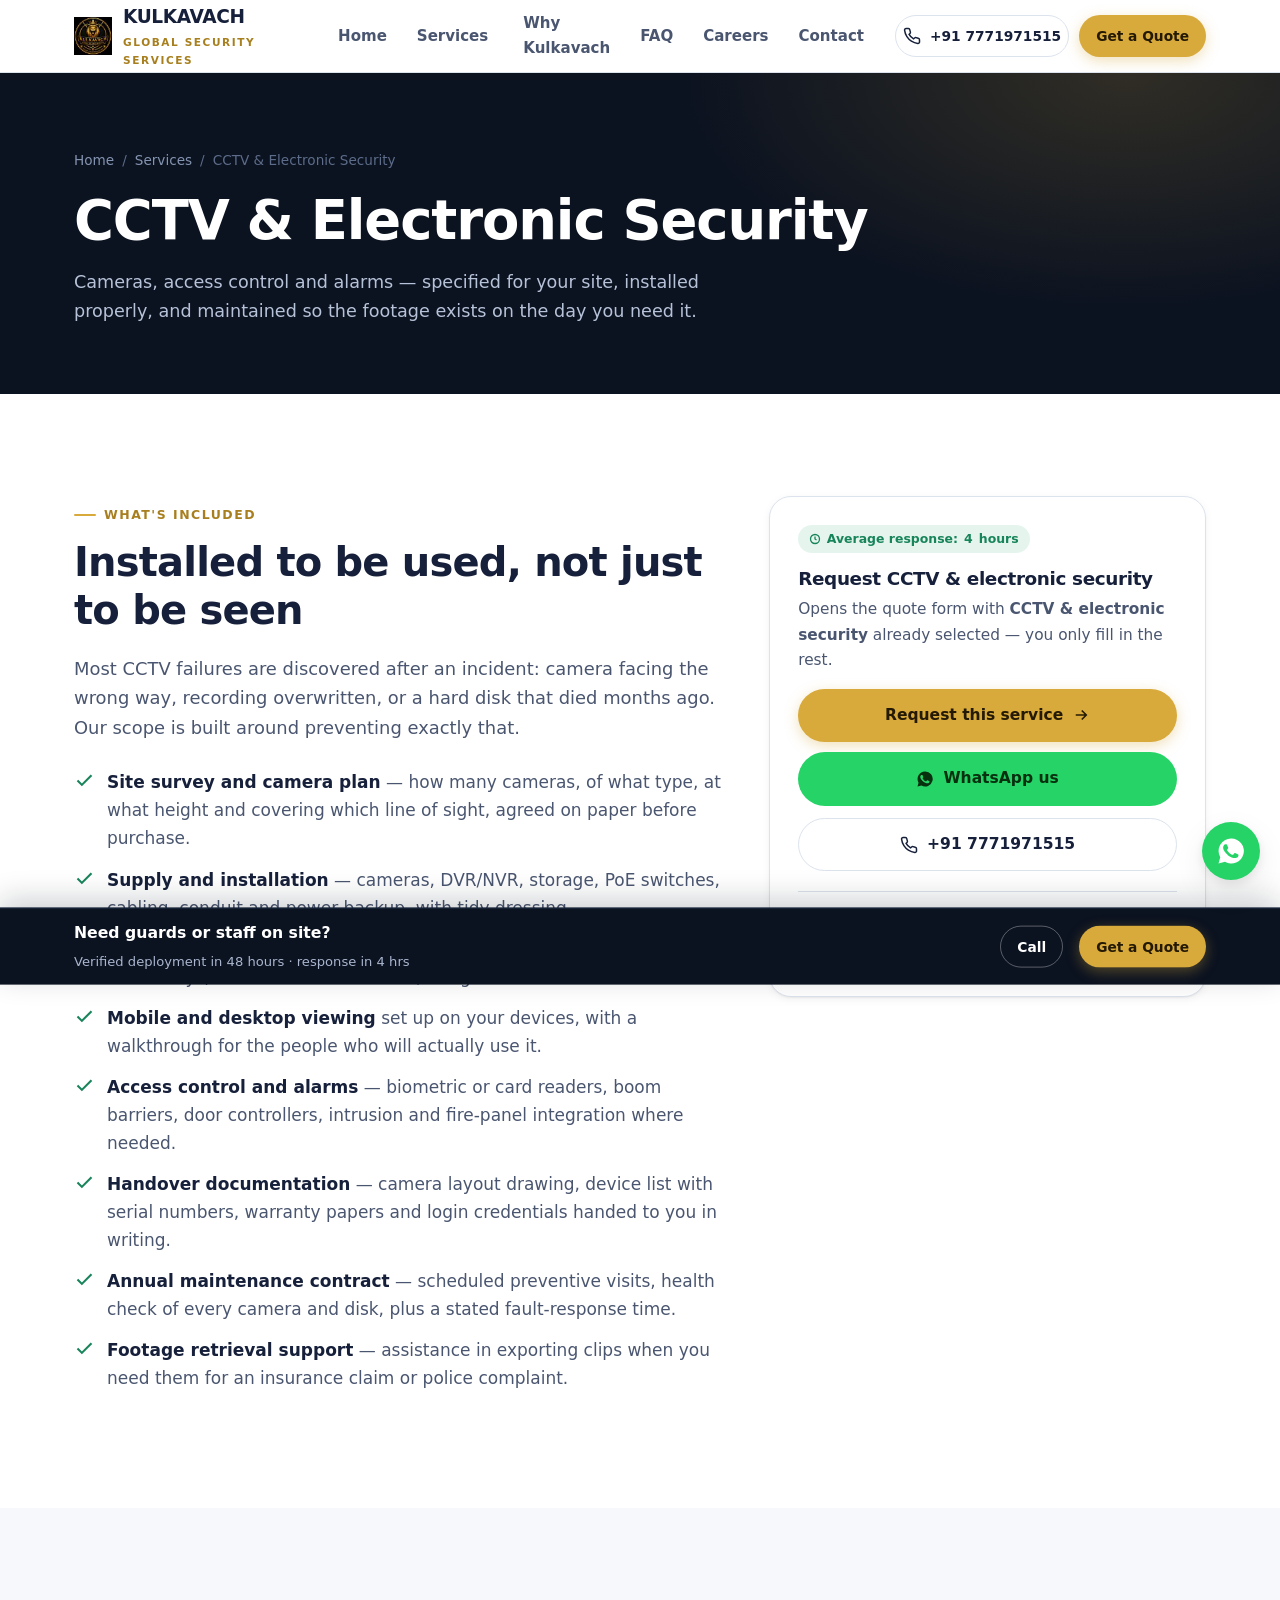
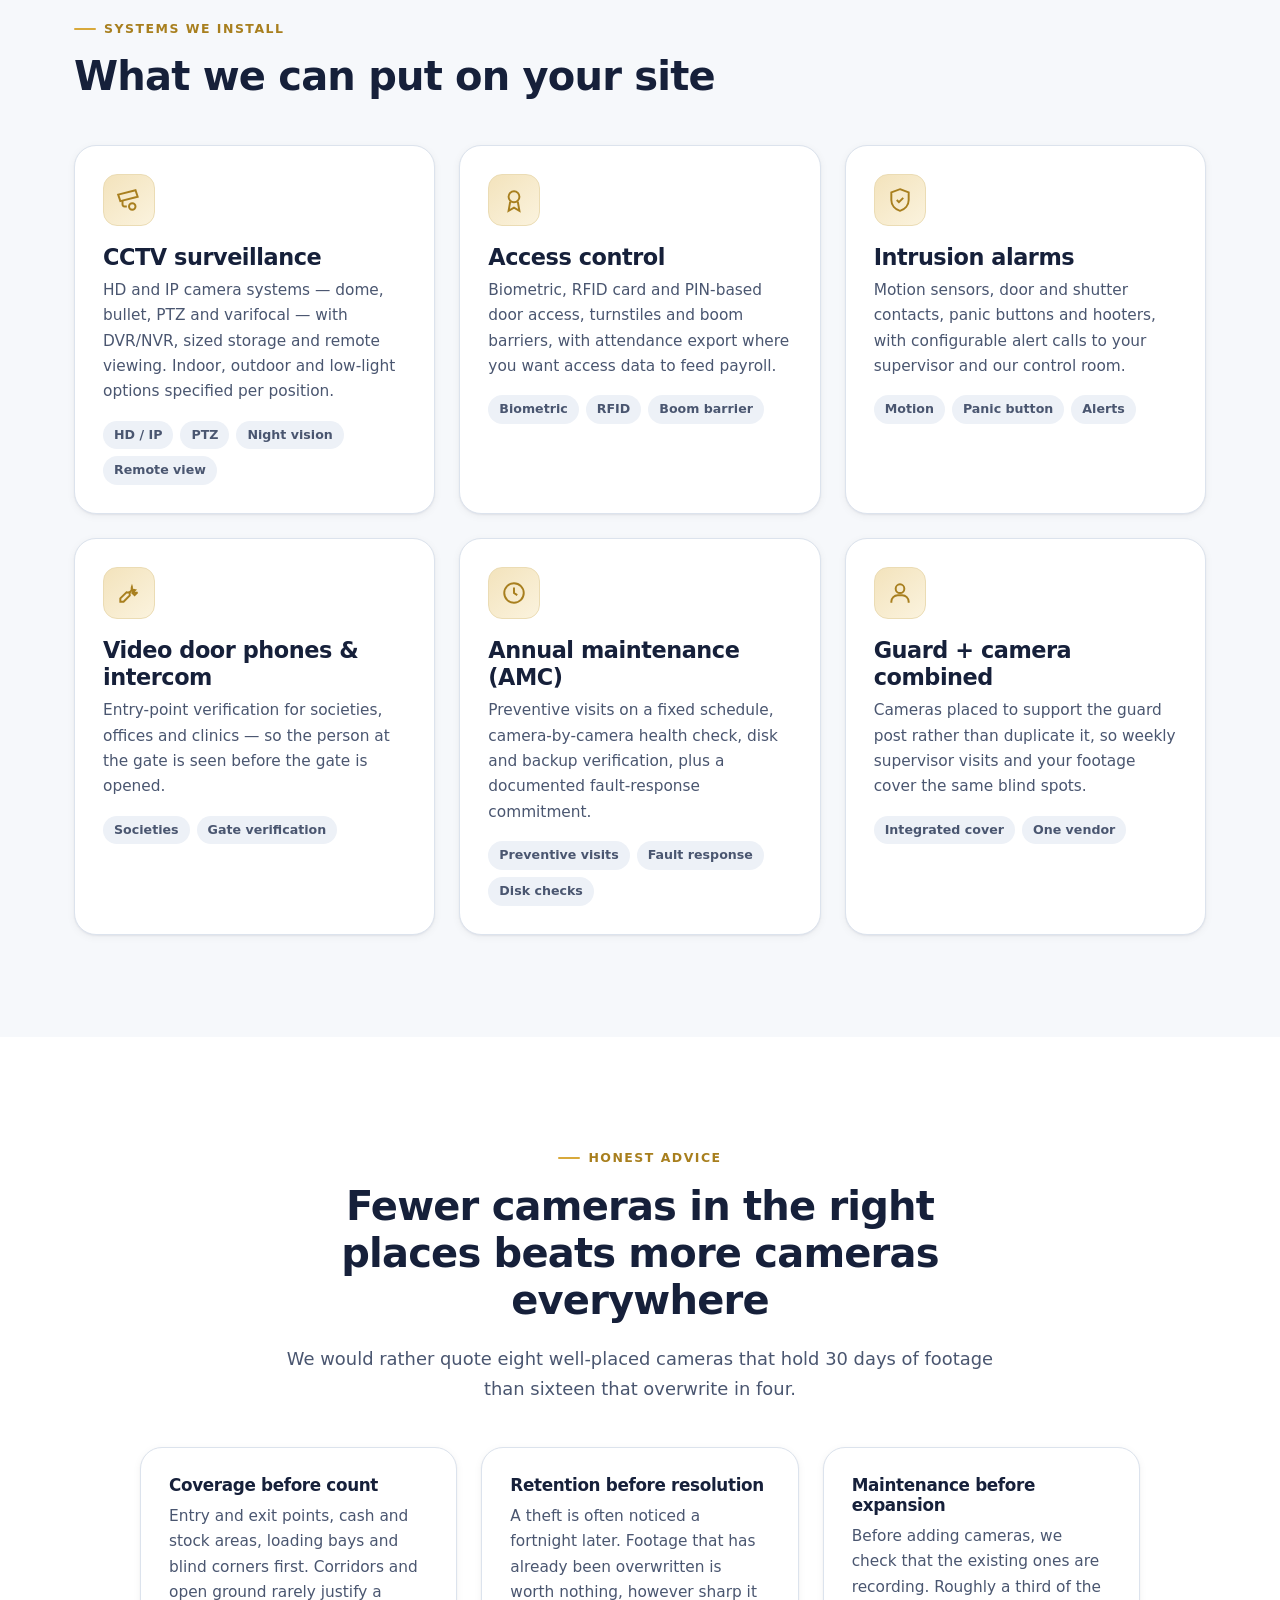
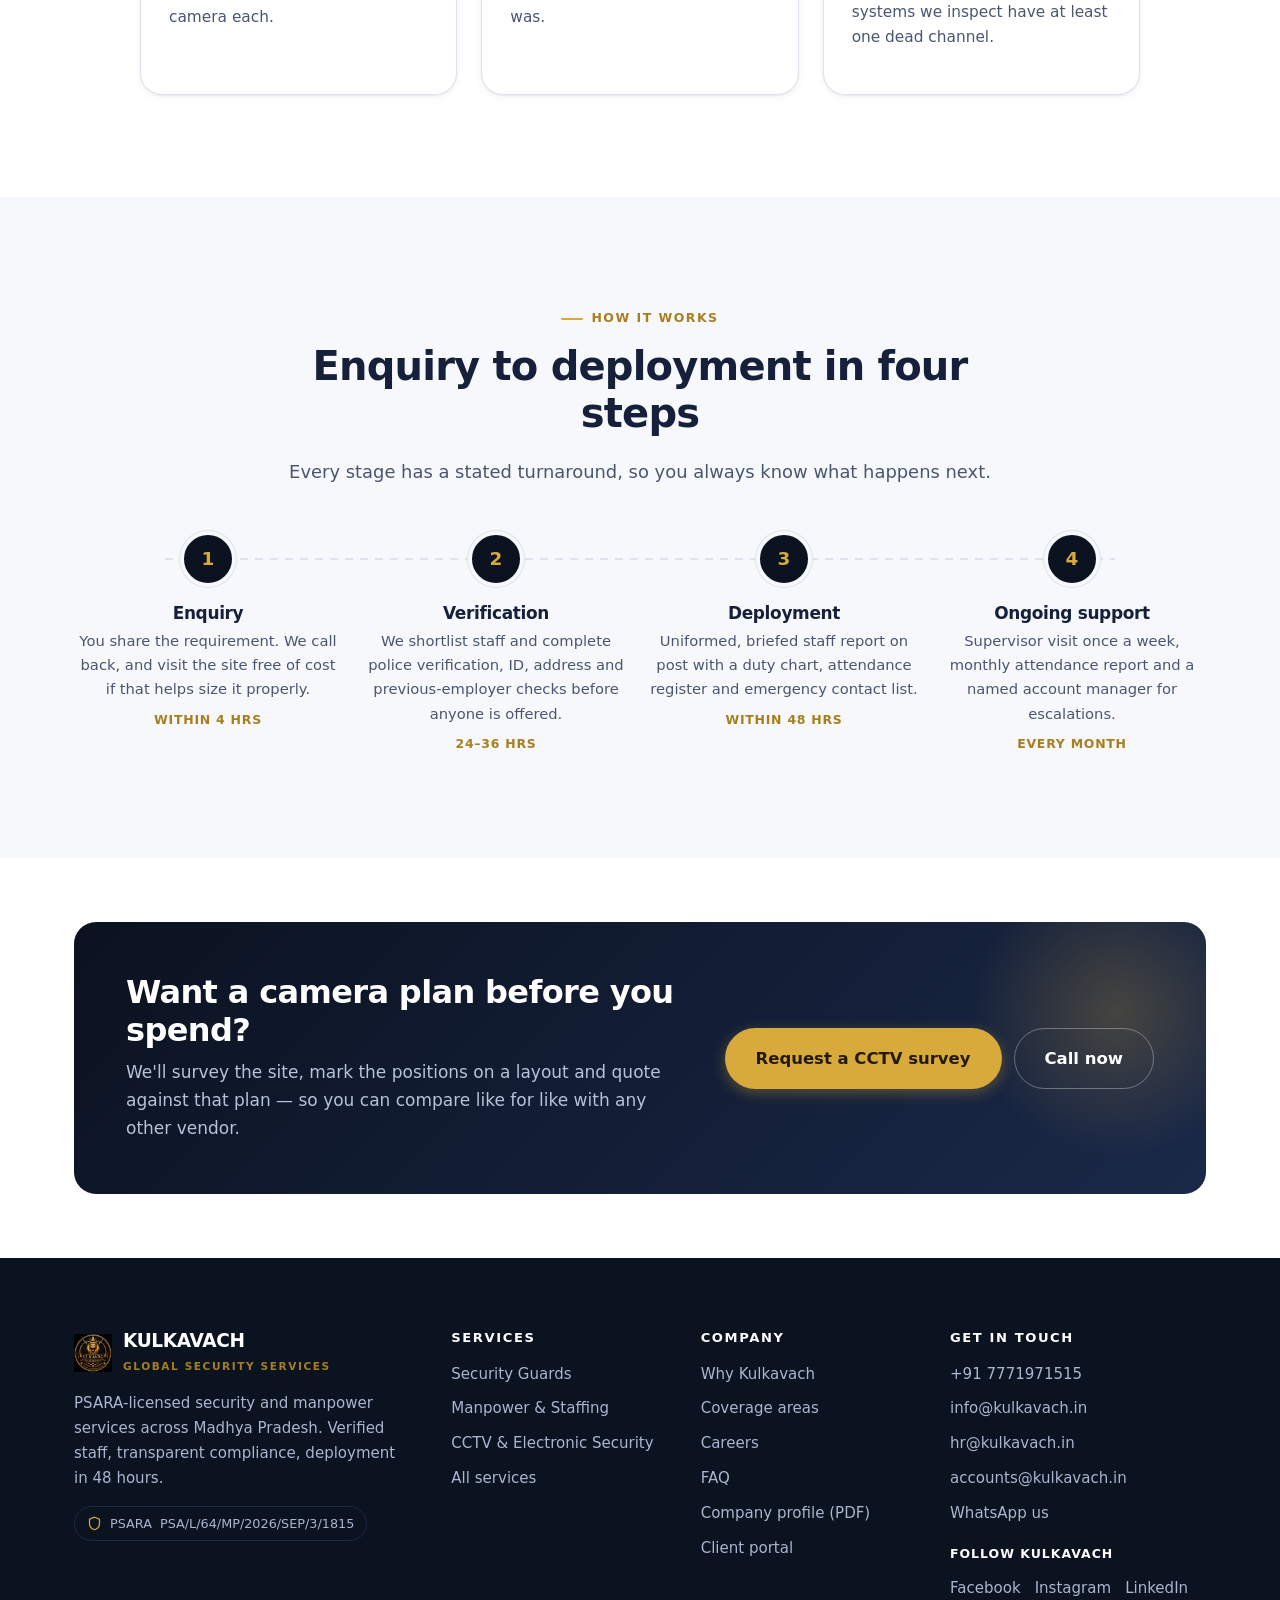
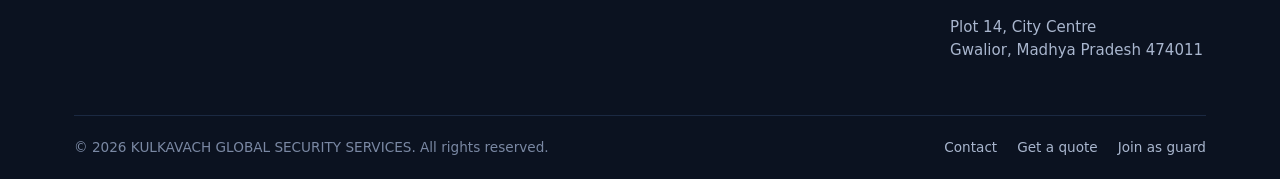
<file: cctv-surveillance.html>
<!DOCTYPE html>
<html lang="en-IN">
<head>
<meta charset="utf-8">
<meta name="viewport" content="width=device-width, initial-scale=1">
<title>CCTV &amp; Electronic Security — Install, Monitor, Maintain | Kulkavach</title>
<meta name="description" content="CCTV installation, access control, alarms and AMC across Madhya Pradesh. Site survey, correct storage sizing and maintenance so footage is there when you need it.">
<meta name="theme-color" content="#0B1220">
<link rel="icon" href="assets/img/kulkavach-logo.jpg" type="image/jpeg">
<meta property="og:title" content="CCTV &amp; Electronic Security — Install, Monitor, Maintain | Kulkavach">
<meta property="og:description" content="CCTV installation, access control, alarms and AMC across Madhya Pradesh. Site survey, correct storage sizing and maintenance so footage is there when you need it.">
<meta property="og:image" content="assets/img/og-cover.svg">
<link rel="stylesheet" href="assets/css/style.css">
</head>
<body data-wa-service="CCTV &amp; Electronic Security">

<a class="skip" href="#main">Skip to content</a>

<header class="header">
  <div class="wrap header__inner">
    <a class="brand" href="index.html" aria-label="Kulkavach — home">
      <img class="brand__mark" src="assets/img/kulkavach-logo.jpg" alt="" aria-hidden="true">
      <span><span class="brand__name" data-kv="brand.name">Kulkavach</span>
      <span class="brand__tag" data-kv="brand.tagline">Security &amp; Manpower</span></span>
    </a>

    <nav class="nav" id="primary-nav" aria-label="Primary">
      <a href="index.html">Home</a>
      <div class="nav__item">
        <button class="nav__toggle" type="button" aria-expanded="false" aria-haspopup="true">
          Services
          <svg viewBox="0 0 12 8" fill="none" stroke="currentColor" stroke-width="2" aria-hidden="true"><path d="M1 1l5 5 5-5"/></svg>
        </button>
        <ul class="nav__menu">
          <li><a href="security-guards.html"><strong>Security Guards</strong><span>Armed, unarmed, supervisors, bouncers</span></a></li>
          <li><a href="manpower.html"><strong>Manpower &amp; Staffing</strong><span>Housekeeping, drivers, helpers, skilled labour</span></a></li>
          <li><a href="cctv-surveillance.html" aria-current="page"><strong>CCTV &amp; Electronic Security</strong><span>Install, monitor, maintain</span></a></li>
          <li><a href="services.html"><strong>All services</strong><span>Compare and choose</span></a></li>
        </ul>
      </div>
      <a href="about.html">Why Kulkavach</a>
      <a href="faq.html">FAQ</a>
      <a href="careers.html">Careers</a>
      <a href="contact.html">Contact</a>
    </nav>

    <div class="header__cta">
      <a class="btn btn--ghost btn--sm btn--phone" data-kv-href="tel:contact.phonePrimary" href="#">
        <svg viewBox="0 0 24 24" fill="none" stroke="currentColor" stroke-width="2" aria-hidden="true"><path d="M22 16.9v3a2 2 0 01-2.2 2 19.8 19.8 0 01-8.6-3.1 19.5 19.5 0 01-6-6A19.8 19.8 0 012.1 4.2 2 2 0 014.1 2h3a2 2 0 012 1.7c.1 1 .4 1.9.7 2.8a2 2 0 01-.5 2.1L8.1 9.9a16 16 0 006 6l1.3-1.2a2 2 0 012.1-.5c.9.3 1.8.6 2.8.7a2 2 0 011.7 2z"/></svg>
        <span data-kv="contact.phonePrimary">+91 7771971515</span>
      </a>
      <a class="btn btn--primary btn--sm" href="quote.html">Get a Quote</a>
      <button class="burger" type="button" aria-label="Menu" aria-expanded="false" aria-controls="primary-nav"><span></span></button>
    </div>
  </div>
</header>

<main id="main">

<section class="pagehead">
  <div class="wrap">
    <nav class="crumbs" aria-label="Breadcrumb">
      <a href="index.html">Home</a><span>/</span><a href="services.html">Services</a><span>/</span><span>CCTV &amp; Electronic Security</span>
    </nav>
    <h1>CCTV &amp; Electronic Security</h1>
    <p>Cameras, access control and alarms — specified for your site, installed properly, and maintained so the footage exists on the day you need it.</p>
  </div>
</section>

<section class="section">
  <div class="wrap">
    <div class="grid" style="grid-template-columns:1.5fr 1fr;gap:40px;align-items:start">
      <div>
        <span class="eyebrow">What's included</span>
        <h2>Installed to be used, not just to be seen</h2>
        <p class="lede">Most CCTV failures are discovered after an incident: camera facing the wrong way, recording overwritten, or a hard disk that died months ago. Our scope is built around preventing exactly that.</p>
        <ul class="checks" style="margin-top:26px"><li><svg viewBox="0 0 24 24" fill="none" stroke="currentColor" stroke-width="2.4"><path d="M20 6L9 17l-5-5"/></svg><span><strong>Site survey and camera plan</strong> — how many cameras, of what type, at what height and covering which line of sight, agreed on paper before purchase.</span></li><li><svg viewBox="0 0 24 24" fill="none" stroke="currentColor" stroke-width="2.4"><path d="M20 6L9 17l-5-5"/></svg><span><strong>Supply and installation</strong> — cameras, DVR/NVR, storage, PoE switches, cabling, conduit and power backup, with tidy dressing.</span></li><li><svg viewBox="0 0 24 24" fill="none" stroke="currentColor" stroke-width="2.4"><path d="M20 6L9 17l-5-5"/></svg><span><strong>Correct storage sizing</strong> — retention period agreed upfront (typically 15–30 days) and the disk sized for it, not guessed.</span></li><li><svg viewBox="0 0 24 24" fill="none" stroke="currentColor" stroke-width="2.4"><path d="M20 6L9 17l-5-5"/></svg><span><strong>Mobile and desktop viewing</strong> set up on your devices, with a walkthrough for the people who will actually use it.</span></li><li><svg viewBox="0 0 24 24" fill="none" stroke="currentColor" stroke-width="2.4"><path d="M20 6L9 17l-5-5"/></svg><span><strong>Access control and alarms</strong> — biometric or card readers, boom barriers, door controllers, intrusion and fire-panel integration where needed.</span></li><li><svg viewBox="0 0 24 24" fill="none" stroke="currentColor" stroke-width="2.4"><path d="M20 6L9 17l-5-5"/></svg><span><strong>Handover documentation</strong> — camera layout drawing, device list with serial numbers, warranty papers and login credentials handed to you in writing.</span></li><li><svg viewBox="0 0 24 24" fill="none" stroke="currentColor" stroke-width="2.4"><path d="M20 6L9 17l-5-5"/></svg><span><strong>Annual maintenance contract</strong> — scheduled preventive visits, health check of every camera and disk, plus a stated fault-response time.</span></li><li><svg viewBox="0 0 24 24" fill="none" stroke="currentColor" stroke-width="2.4"><path d="M20 6L9 17l-5-5"/></svg><span><strong>Footage retrieval support</strong> — assistance in exporting clips when you need them for an insurance claim or police complaint.</span></li></ul>
      </div>
      
      <aside>
        <div class="card" style="position:sticky;top:calc(var(--header-h) + 20px)">
          <span class="badge-inline badge-inline--ok" style="margin-bottom:14px">
            <svg viewBox="0 0 24 24" fill="none" stroke="currentColor" stroke-width="2.6" width="12" height="12"><circle cx="12" cy="12" r="9"/><path d="M12 7v5l3 2"/></svg>
            Average response: <span data-response-hours>4</span> hours
          </span>
          <h3 style="font-size:1.15rem">Request CCTV &amp; electronic security</h3>
          <p class="small muted">Opens the quote form with <strong>CCTV &amp; electronic security</strong> already selected — you only fill in the rest.</p>
          <a class="btn btn--primary btn--block" href="quote.html?service=cctv">
            Request this service <svg viewBox="0 0 24 24" fill="none" stroke="currentColor" stroke-width="2.2"><path d="M5 12h14M13 6l6 6-6 6"/></svg>
          </a>
          <div class="btn-row" style="flex-direction:column;margin-top:10px">
            <a class="btn btn--wa btn--block" data-kv-href="wa" href="#" rel="noopener"><svg viewBox="0 0 24 24" fill="currentColor" aria-hidden="true"><path d="M12 2a10 10 0 00-8.6 15L2 22l5.2-1.4A10 10 0 1012 2zm5.8 14.2c-.2.7-1.4 1.3-2 1.4-.5.1-1.2.1-1.9-.1-.4-.1-1-.3-1.8-.6-3-1.3-5-4.4-5.2-4.6-.1-.2-1.2-1.6-1.2-3s.7-2.1 1-2.4c.3-.3.6-.4.8-.4h.6c.2 0 .4 0 .7.5l.9 2.2c.1.2.1.4 0 .6l-.4.6-.3.3c-.1.2-.3.4-.1.7.2.3.8 1.3 1.7 2.1 1.2 1 2.1 1.4 2.4 1.5.3.1.5.1.7-.1l1-1.2c.2-.2.4-.2.6-.1l2.1 1c.3.1.5.2.5.4.1.1.1.8-.1 1.2z"/></svg> WhatsApp us</a>
            <a class="btn btn--ghost btn--block" data-kv-href="tel:contact.phonePrimary" href="#"><svg viewBox="0 0 24 24" fill="none" stroke="currentColor" stroke-width="2" aria-hidden="true"><path d="M22 16.9v3a2 2 0 01-2.2 2 19.8 19.8 0 01-8.6-3.1 19.5 19.5 0 01-6-6A19.8 19.8 0 012.1 4.2 2 2 0 014.1 2h3a2 2 0 012 1.7c.1 1 .4 1.9.7 2.8a2 2 0 01-.5 2.1L8.1 9.9a16 16 0 006 6l1.3-1.2a2 2 0 012.1-.5c.9.3 1.8.6 2.8.7a2 2 0 011.7 2z"/></svg> <span data-kv="contact.phonePrimary">—</span></a>
          </div>
          <hr class="divider" style="margin:20px 0">
          <img class="seal-badge seal-badge--block" src="assets/img/psara-badge-light.svg" alt="PSARA Licensed &amp; Verified — Govt. of Madhya Pradesh" width="320" height="60" loading="lazy">
        </div>
      </aside>

    </div>
  </div>
</section>

<section class="section section--paper2">
  <div class="wrap">
    <div class="section-head">
      <span class="eyebrow">Systems we install</span>
      <h2>What we can put on your site</h2>
    </div>
    <div class="grid g-3"><div class="card reveal">
        <span class="card__icon"><svg viewBox="0 0 24 24" fill="none" stroke="currentColor" stroke-width="1.8"><path d="M2 7l16-4 2 6-16 4z"/><path d="M6 12v4a2 2 0 002 2h2"/><circle cx="15" cy="18" r="3"/></svg></span>
        <h3>CCTV surveillance</h3><p>HD and IP camera systems — dome, bullet, PTZ and varifocal — with DVR/NVR, sized storage and remote viewing. Indoor, outdoor and low-light options specified per position.</p><ul class="taglist"><li>HD / IP</li><li>PTZ</li><li>Night vision</li><li>Remote view</li></ul></div><div class="card reveal">
        <span class="card__icon"><svg viewBox="0 0 24 24" fill="none" stroke="currentColor" stroke-width="1.8"><circle cx="12" cy="9" r="5"/><path d="M8.5 13.5L7 22l5-3 5 3-1.5-8.5"/></svg></span>
        <h3>Access control</h3><p>Biometric, RFID card and PIN-based door access, turnstiles and boom barriers, with attendance export where you want access data to feed payroll.</p><ul class="taglist"><li>Biometric</li><li>RFID</li><li>Boom barrier</li></ul></div><div class="card reveal">
        <span class="card__icon"><svg viewBox="0 0 24 24" fill="none" stroke="currentColor" stroke-width="1.8"><path d="M12 2l8 3v7c0 5-3.5 8.7-8 10-4.5-1.3-8-5-8-10V5l8-3z"/><path d="M9 12l2 2 4-4"/></svg></span>
        <h3>Intrusion alarms</h3><p>Motion sensors, door and shutter contacts, panic buttons and hooters, with configurable alert calls to your supervisor and our control room.</p><ul class="taglist"><li>Motion</li><li>Panic button</li><li>Alerts</li></ul></div><div class="card reveal">
        <span class="card__icon"><svg viewBox="0 0 24 24" fill="none" stroke="currentColor" stroke-width="1.8"><path d="M14.7 6.3a4 4 0 01-5 5L4 17v3h3l5.7-5.7a4 4 0 015-5l-2.6 2.6 2.1 2.1 2.6-2.6a4 4 0 01-5.1-5.1z"/></svg></span>
        <h3>Video door phones &amp; intercom</h3><p>Entry-point verification for societies, offices and clinics — so the person at the gate is seen before the gate is opened.</p><ul class="taglist"><li>Societies</li><li>Gate verification</li></ul></div><div class="card reveal">
        <span class="card__icon"><svg viewBox="0 0 24 24" fill="none" stroke="currentColor" stroke-width="1.8"><circle cx="12" cy="12" r="9"/><path d="M12 7v5l3 2"/></svg></span>
        <h3>Annual maintenance (AMC)</h3><p>Preventive visits on a fixed schedule, camera-by-camera health check, disk and backup verification, plus a documented fault-response commitment.</p><ul class="taglist"><li>Preventive visits</li><li>Fault response</li><li>Disk checks</li></ul></div><div class="card reveal">
        <span class="card__icon"><svg viewBox="0 0 24 24" fill="none" stroke="currentColor" stroke-width="1.8"><circle cx="12" cy="8" r="4"/><path d="M4 21v-1a6 6 0 016-6h4a6 6 0 016 6v1"/></svg></span>
        <h3>Guard + camera combined</h3><p>Cameras placed to support the guard post rather than duplicate it, so weekly supervisor visits and your footage cover the same blind spots.</p><ul class="taglist"><li>Integrated cover</li><li>One vendor</li></ul></div></div>
  </div>
</section>

<section class="section">
  <div class="wrap">
    <div class="section-head center">
      <span class="eyebrow">Honest advice</span>
      <h2>Fewer cameras in the right places beats more cameras everywhere</h2>
      <p class="lede">We would rather quote eight well-placed cameras that hold 30 days of footage than sixteen that overwrite in four.</p>
    </div>
    <div class="grid g-3" style="max-width:1000px;margin-inline:auto">
      <div class="card reveal"><h3 style="font-size:1.05rem">Coverage before count</h3><p>Entry and exit points, cash and stock areas, loading bays and blind corners first. Corridors and open ground rarely justify a camera each.</p></div>
      <div class="card reveal"><h3 style="font-size:1.05rem">Retention before resolution</h3><p>A theft is often noticed a fortnight later. Footage that has already been overwritten is worth nothing, however sharp it was.</p></div>
      <div class="card reveal"><h3 style="font-size:1.05rem">Maintenance before expansion</h3><p>Before adding cameras, we check that the existing ones are recording. Roughly a third of the systems we inspect have at least one dead channel.</p></div>
    </div>
  </div>
</section>

<section class="section section--paper2">
  <div class="wrap">
    <div class="section-head center">
      <span class="eyebrow">How it works</span>
      <h2>Enquiry to deployment in four steps</h2>
      <p class="lede">Every stage has a stated turnaround, so you always know what happens next.</p>
    </div>
    <div class="timeline reveal">
      <div class="step">
        <div class="step__num">1</div><h3>Enquiry</h3>
        <p>You share the requirement. We call back, and visit the site free of cost if that helps size it properly.</p>
        <span class="step__meta">Within <span data-response-hours>4</span> hrs</span>
      </div>
      <div class="step">
        <div class="step__num">2</div><h3>Verification</h3>
        <p>We shortlist staff and complete police verification, ID, address and previous-employer checks before anyone is offered.</p>
        <span class="step__meta">24–36 hrs</span>
      </div>
      <div class="step">
        <div class="step__num">3</div><h3>Deployment</h3>
        <p>Uniformed, briefed staff report on post with a duty chart, attendance register and emergency contact list.</p>
        <span class="step__meta">Within 48 hrs</span>
      </div>
      <div class="step">
        <div class="step__num">4</div><h3>Ongoing support</h3>
        <p>Supervisor visit once a week, monthly attendance report and a named account manager for escalations.</p>
        <span class="step__meta">Every month</span>
      </div>
    </div>
  </div>
</section>

<section class="section section--tight">
  <div class="wrap">
    <div class="ctaband reveal">
      <div>
        <h2>Want a camera plan before you spend?</h2>
        <p>We'll survey the site, mark the positions on a layout and quote against that plan — so you can compare like for like with any other vendor.</p>
      </div>
      <div class="btn-row">
        <a class="btn btn--primary btn--lg" href="quote.html?service=cctv">Request a CCTV survey</a>
        <a class="btn btn--ghost-light btn--lg" data-kv-href="tel:contact.phonePrimary" href="#">Call now</a>
      </div>
    </div>
  </div>
</section>

</main>

<footer class="footer">
  <div class="wrap">
    <div class="footer__grid">
      <div>
        <a class="brand" href="index.html" style="margin-bottom:16px">
          <img class="brand__mark" src="assets/img/kulkavach-logo.jpg" alt="" aria-hidden="true">
          <span><span class="brand__name" data-kv="brand.name">Kulkavach</span>
          <span class="brand__tag" data-kv="brand.tagline">Security &amp; Manpower</span></span>
        </a>
        <p style="max-width:34ch">PSARA-licensed security and manpower services across Madhya Pradesh. Verified staff, transparent compliance, deployment in 48 hours.</p>
        <span class="footer__lic">
          <svg viewBox="0 0 24 24" fill="none" stroke="currentColor" stroke-width="2"><path d="M12 2l8 3v7c0 5-3.5 8.7-8 10-4.5-1.3-8-5-8-10V5l8-3z"/></svg>
          PSARA <span data-kv="compliance.psaraNumber">—</span>
        </span>
      </div>
      <div>
        <h4>Services</h4>
        <ul>
          <li><a href="security-guards.html">Security Guards</a></li>
          <li><a href="manpower.html">Manpower &amp; Staffing</a></li>
          <li><a href="cctv-surveillance.html">CCTV &amp; Electronic Security</a></li>
          <li><a href="services.html">All services</a></li>
        </ul>
      </div>
      <div>
        <h4>Company</h4>
        <ul>
          <li><a href="about.html">Why Kulkavach</a></li>
          <li><a href="index.html#coverage">Coverage areas</a></li>
          <li><a href="careers.html">Careers</a></li>
          <li><a href="faq.html">FAQ</a></li>
          <li><a href="company-profile.html">Company profile (PDF)</a></li>
          <li><a href="portal.html">Client portal</a></li>
        </ul>
      </div>
      <div>
        <h4>Get in touch</h4>
        <ul>
          <li><a data-kv-href="tel:contact.phonePrimary" href="#"><span data-kv="contact.phonePrimary">—</span></a></li>
          <li><a data-kv-href="mailto:contact.email" href="#"><span data-kv="contact.email">info@kulkavach.in</span></a></li>
          <li><a data-kv-href="mailto:contact.emailHR" href="#"><span data-kv="contact.emailHR">hr@kulkavach.in</span></a></li>
          <li><a data-kv-href="mailto:contact.emailAccounts" href="#"><span data-kv="contact.emailAccounts">accounts@kulkavach.in</span></a></li>
          <li><a data-kv-href="wa" href="#">WhatsApp us</a></li>
          <li class="footer__social-heading">Follow Kulkavach</li>
          <li class="footer__social">
            <a data-kv-href="contact.social.facebook" href="#" target="_blank" rel="noopener noreferrer" aria-label="Facebook">Facebook</a>
            <a data-kv-href="contact.social.instagram" href="#" target="_blank" rel="noopener noreferrer" aria-label="Instagram">Instagram</a>
            <a data-kv-href="contact.social.linkedin" href="#" target="_blank" rel="noopener noreferrer" aria-label="LinkedIn">LinkedIn</a>
          </li>
          <li style="margin-top:14px;line-height:1.5">
            <span data-kv="contact.address.line1">—</span><br>
            <span data-kv="contact.address.line2">—</span>
          </li>
        </ul>
      </div>
    </div>
    <div class="footer__bottom">
      <span>&copy; <span data-kv-year>2026</span> <span data-kv="brand.legalName">Kulkavach</span>. All rights reserved.</span>
      <nav>
        <a href="contact.html">Contact</a>
        <a href="quote.html">Get a quote</a>
        <a href="careers.html">Join as guard</a>
      </nav>
    </div>
  </div>
</footer>

<div class="stickybar" role="region" aria-label="Quick actions">
  <div class="wrap stickybar__inner">
    <div class="stickybar__text">
      <strong>Need guards or staff on site?</strong>
      <span>Verified deployment in 48 hours · response in <span data-response-hours>4</span> hrs</span>
    </div>
    <a class="btn btn--ghost-light btn--sm" data-kv-href="tel:contact.phonePrimary" href="#">Call</a>
    <a class="btn btn--primary btn--sm" href="quote.html">Get a Quote</a>
  </div>
</div>

<div class="fab">
  <div class="fab__wrap">
    <span class="fab__label">Chat with us on WhatsApp</span>
    <a class="fab__btn fab__btn--wa" data-kv-href="wa" href="#" aria-label="Chat on WhatsApp" style="position:relative"><svg viewBox="0 0 24 24" fill="currentColor" aria-hidden="true"><path d="M12 2a10 10 0 00-8.6 15L2 22l5.2-1.4A10 10 0 1012 2zm5.8 14.2c-.2.7-1.4 1.3-2 1.4-.5.1-1.2.1-1.9-.1-.4-.1-1-.3-1.8-.6-3-1.3-5-4.4-5.2-4.6-.1-.2-1.2-1.6-1.2-3s.7-2.1 1-2.4c.3-.3.6-.4.8-.4h.6c.2 0 .4 0 .7.5l.9 2.2c.1.2.1.4 0 .6l-.4.6-.3.3c-.1.2-.3.4-.1.7.2.3.8 1.3 1.7 2.1 1.2 1 2.1 1.4 2.4 1.5.3.1.5.1.7-.1l1-1.2c.2-.2.4-.2.6-.1l2.1 1c.3.1.5.2.5.4.1.1.1.8-.1 1.2z"/></svg></a>
  </div>
</div>

<div class="modal" id="psaraModal" role="dialog" aria-modal="true" aria-labelledby="psaraTitle" aria-hidden="true">
  <div class="modal__box">
    <div class="modal__head">
      <svg class="seal__mark" viewBox="0 0 40 44" fill="none" aria-hidden="true"><path d="M20 2 36 8v13.5C36 31.8 29.2 39.6 20 42 10.8 39.6 4 31.8 4 21.5V8L20 2z" fill="none" stroke="currentColor" stroke-width="2.2"/><path d="M13.5 21.5 18.5 26.5 27 17" stroke="currentColor" stroke-width="2.8" stroke-linecap="round" stroke-linejoin="round"/></svg>
      <div>
        <h3 id="psaraTitle">Licence &amp; compliance</h3>
        <p>Private Security Agencies (Regulation) Act, 2005</p>
      </div>
      <button class="modal__x" type="button" data-modal-close aria-label="Close">&times;</button>
    </div>
    <div class="modal__body">
      <dl class="deflist">
        <dt>Licence number</dt><dd data-kv="compliance.psaraNumber">—</dd>
        <dt>Issuing authority</dt><dd data-kv="compliance.psaraIssuer">—</dd>
        <dt>Valid from</dt><dd data-kv="compliance.psaraValidFrom">—</dd>
        <dt>Valid until</dt><dd data-kv="compliance.psaraValidTo">—</dd>
        <dt>Status</dt><dd class="ok" data-kv="compliance.psaraStatus">—</dd>
        <dt>GSTIN</dt><dd data-kv="compliance.gstin">—</dd>
        <dt>EPF establishment code</dt><dd data-kv="compliance.pfCode">—</dd>
        <dt>ESIC code</dt><dd data-kv="compliance.esicCode">—</dd>
      </dl>
      <p class="note" data-kv="compliance.verifyNote">—</p>
      <div class="btn-row" style="margin-top:20px">
        <a class="btn btn--dark btn--sm" href="company-profile.html">Download company profile</a>
        <a class="btn btn--ghost btn--sm" data-kv-href="tel:contact.phonePrimary" href="#">Call to verify</a>
      </div>
    </div>
  </div>
</div>

<script src="assets/js/config.js"></script>
<script src="assets/js/site.js"></script>
</body>
</html>
</file>
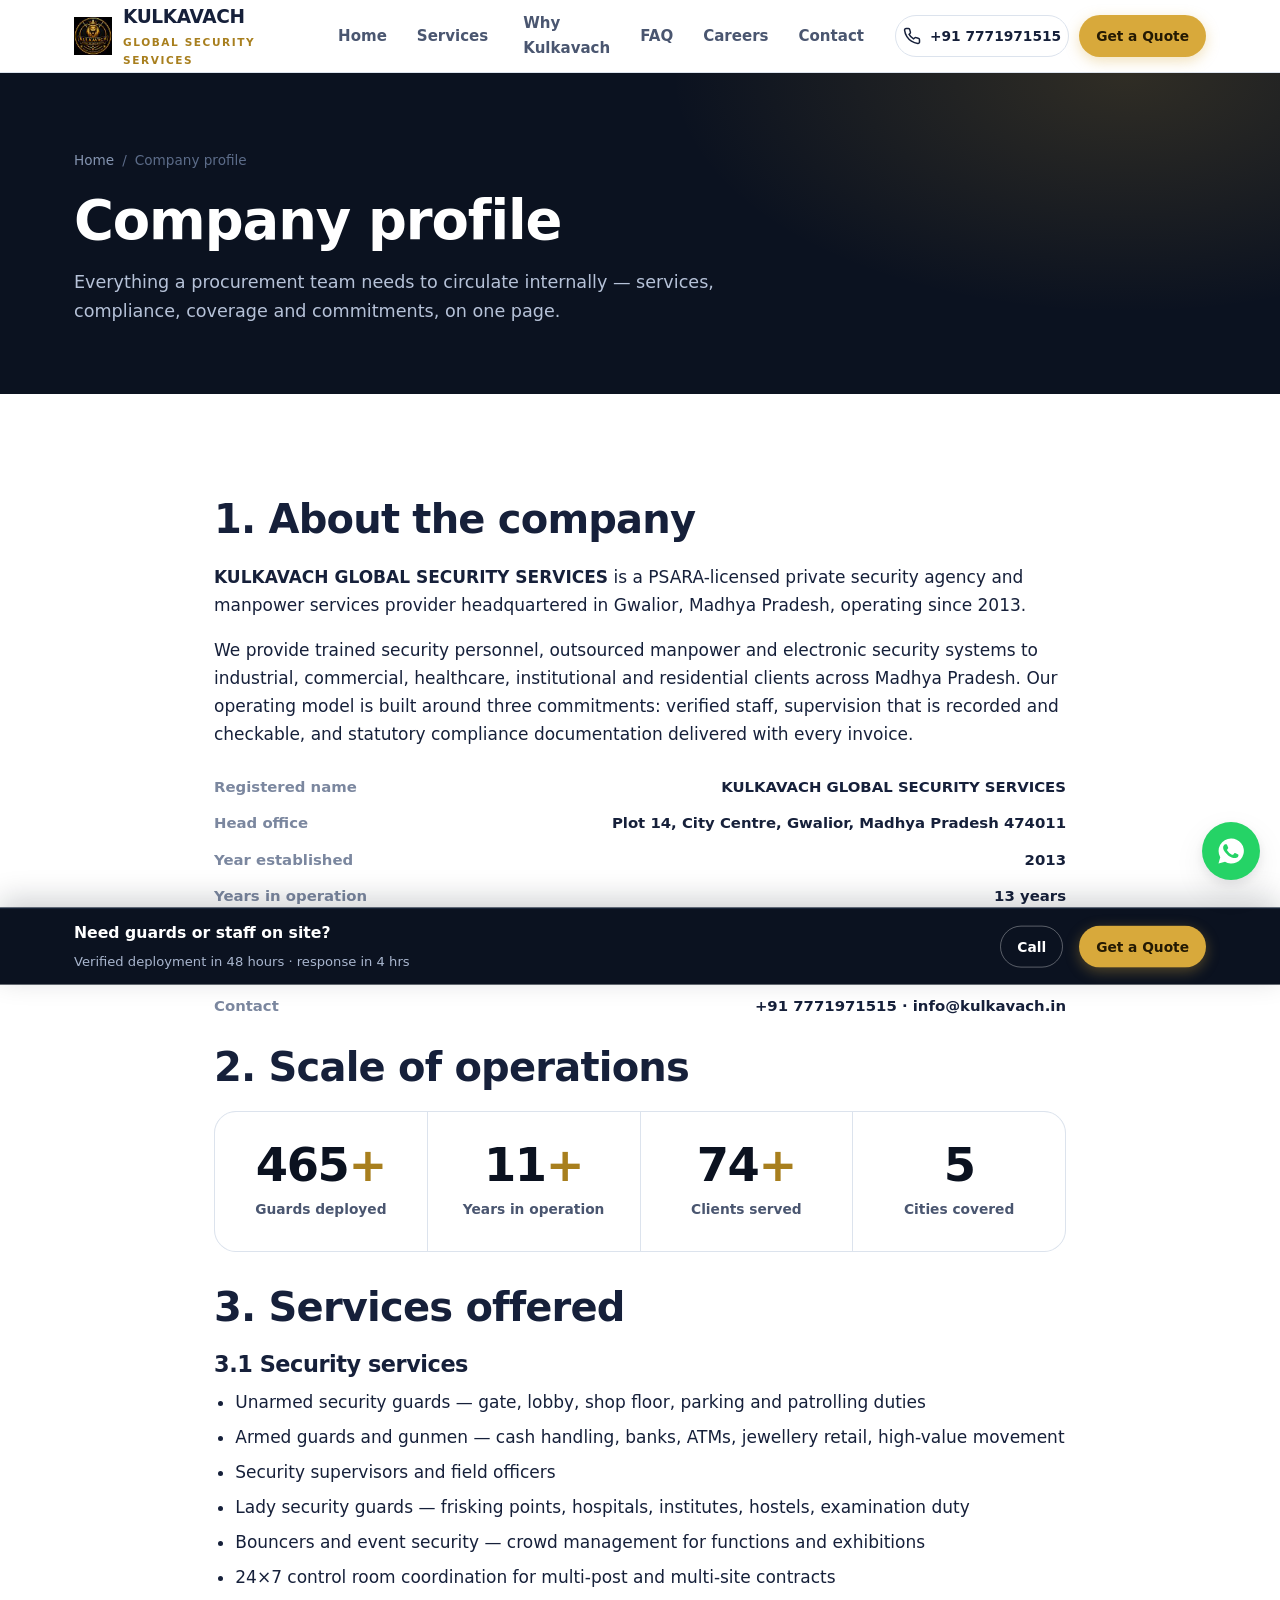
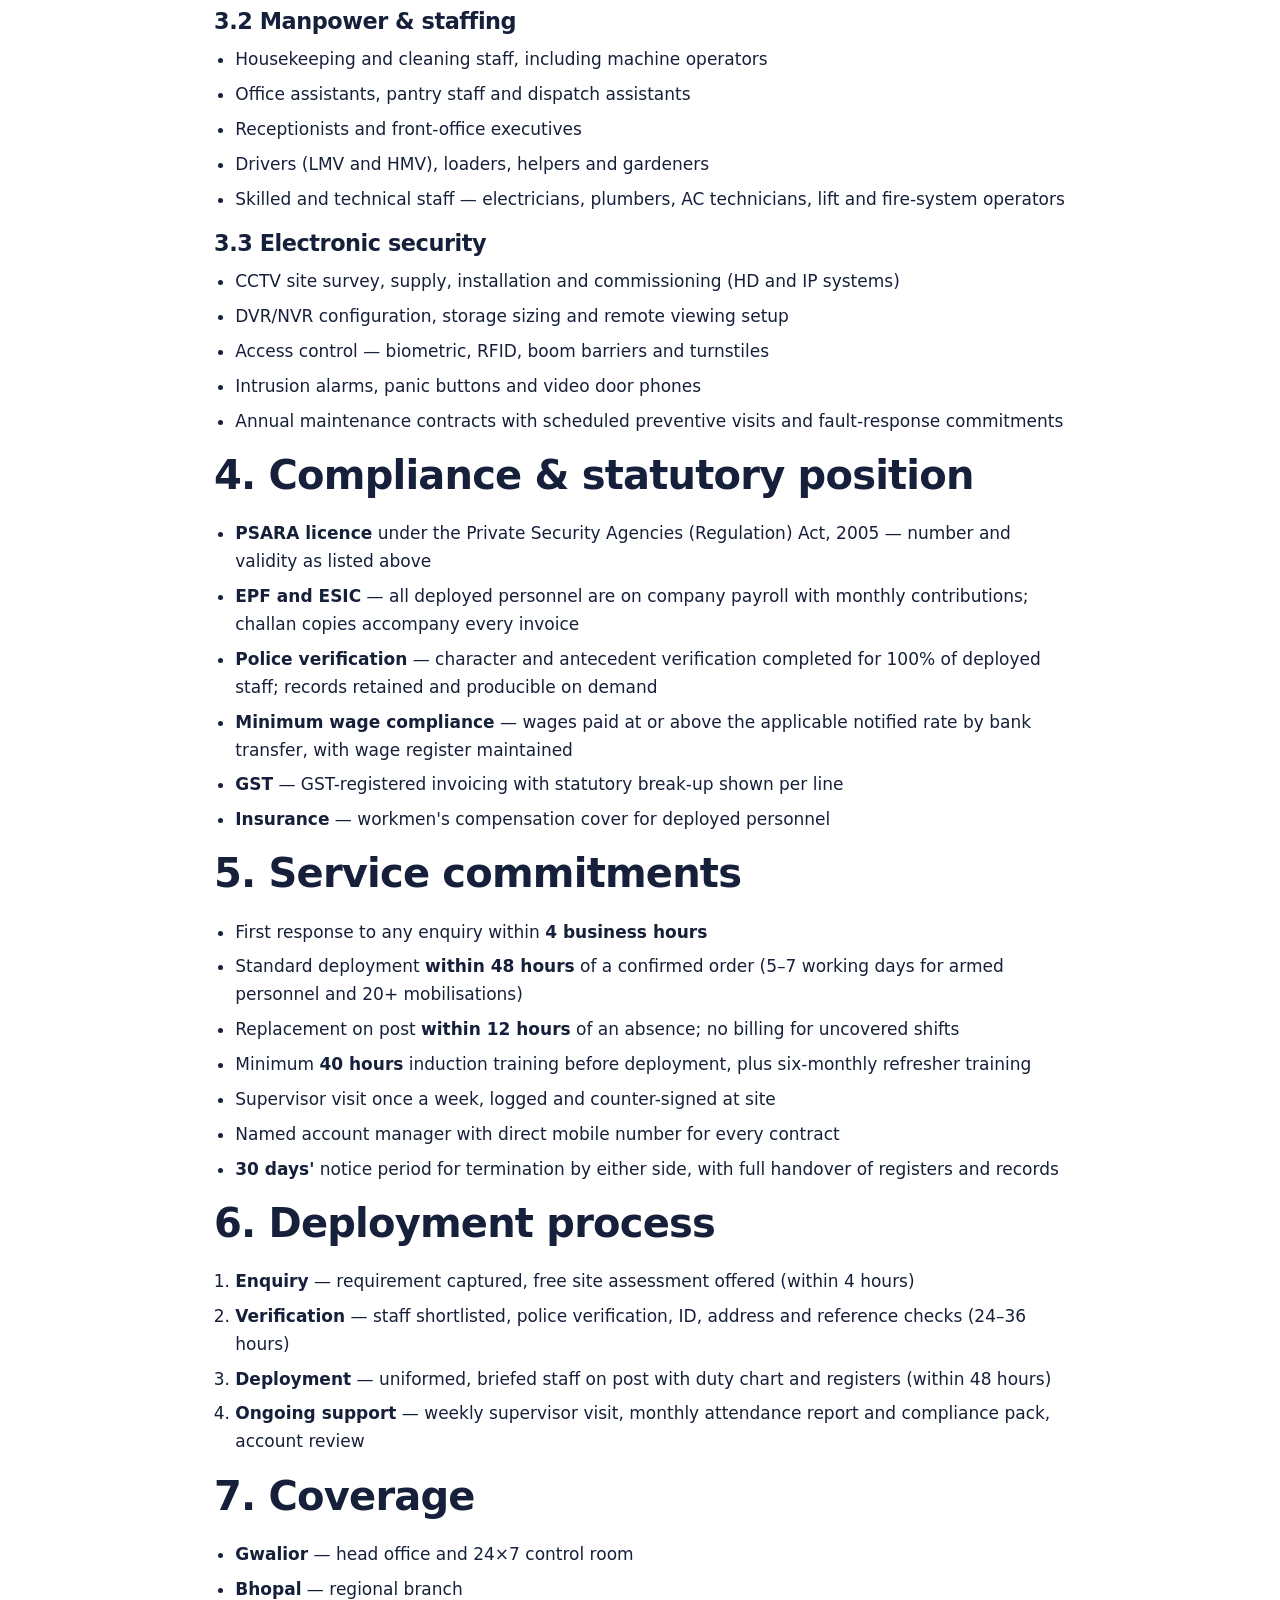
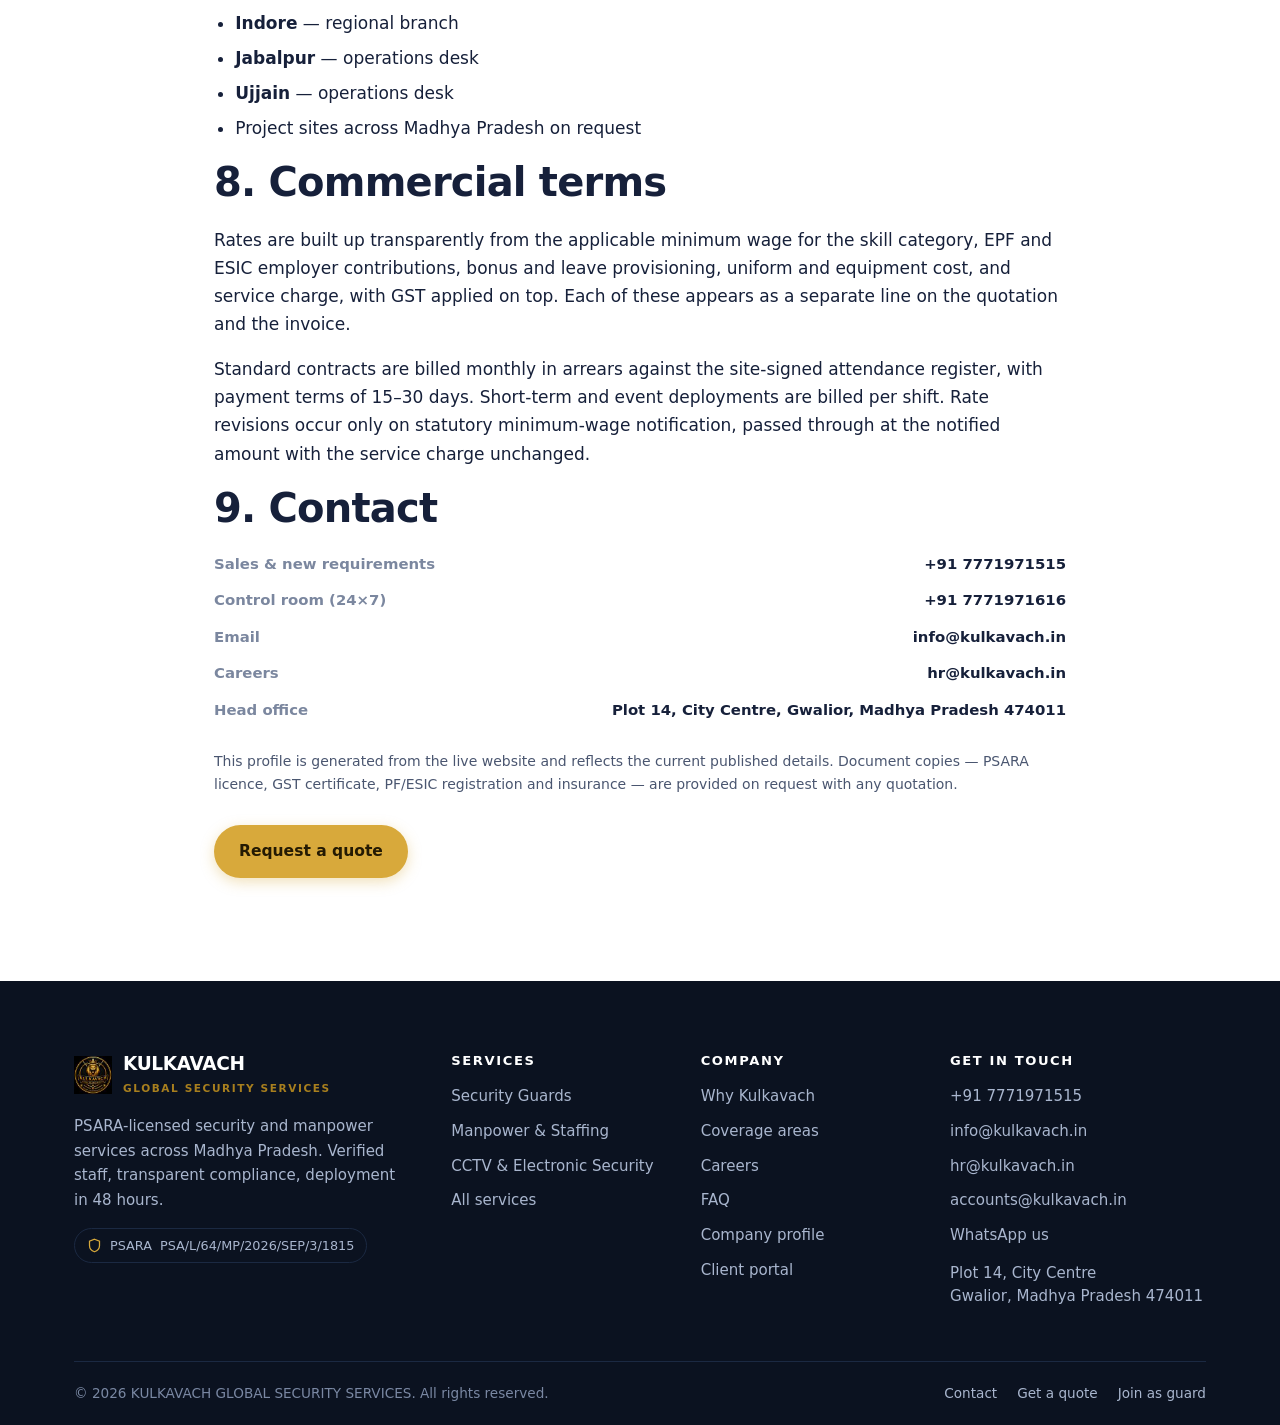
<file: company-profile.html>
<!DOCTYPE html>
<html lang="en-IN">
<head>
<meta charset="utf-8">
<meta name="viewport" content="width=device-width, initial-scale=1">
<title>Company Profile — KULKAVACH GLOBAL SECURITY SERVICES</title>
<meta name="description" content="One-page company profile for procurement teams: registered details, PSARA licence, services, compliance position, service commitments, coverage and commercial terms.">
<meta name="theme-color" content="#0B1220">
<link rel="icon" href="assets/img/kulkavach-logo.jpg" type="image/jpeg">
<meta property="og:title" content="Company Profile — KULKAVACH GLOBAL SECURITY SERVICES">
<meta property="og:description" content="One-page company profile for procurement teams: registered details, PSARA licence, services, compliance position, service commitments, coverage and commercial terms.">
<meta property="og:image" content="assets/img/og-cover.svg">
<link rel="stylesheet" href="assets/css/style.css">
</head>
<body data-wa-service="Security Guards / Manpower">

<a class="skip" href="#main">Skip to content</a>

<header class="header">
  <div class="wrap header__inner">
    <a class="brand" href="index.html" aria-label="Kulkavach — home">
      <img class="brand__mark" src="assets/img/kulkavach-logo.jpg" alt="" aria-hidden="true">
      <span><span class="brand__name" data-kv="brand.name">Kulkavach</span>
      <span class="brand__tag" data-kv="brand.tagline">Security &amp; Manpower</span></span>
    </a>

    <nav class="nav" id="primary-nav" aria-label="Primary">
      <a href="index.html">Home</a>
      <div class="nav__item">
        <button class="nav__toggle" type="button" aria-expanded="false" aria-haspopup="true">
          Services
          <svg viewBox="0 0 12 8" fill="none" stroke="currentColor" stroke-width="2" aria-hidden="true"><path d="M1 1l5 5 5-5"/></svg>
        </button>
        <ul class="nav__menu">
          <li><a href="security-guards.html"><strong>Security Guards</strong><span>Armed, unarmed, supervisors, bouncers</span></a></li>
          <li><a href="manpower.html"><strong>Manpower &amp; Staffing</strong><span>Housekeeping, drivers, helpers, skilled labour</span></a></li>
          <li><a href="cctv-surveillance.html"><strong>CCTV &amp; Electronic Security</strong><span>Install, monitor, maintain</span></a></li>
          <li><a href="services.html"><strong>All services</strong><span>Compare and choose</span></a></li>
        </ul>
      </div>
      <a href="about.html">Why Kulkavach</a>
      <a href="faq.html">FAQ</a>
      <a href="careers.html">Careers</a>
      <a href="contact.html">Contact</a>
    </nav>

    <div class="header__cta">
      <a class="btn btn--ghost btn--sm btn--phone" data-kv-href="tel:contact.phonePrimary" href="#">
        <svg viewBox="0 0 24 24" fill="none" stroke="currentColor" stroke-width="2" aria-hidden="true"><path d="M22 16.9v3a2 2 0 01-2.2 2 19.8 19.8 0 01-8.6-3.1 19.5 19.5 0 01-6-6A19.8 19.8 0 012.1 4.2 2 2 0 014.1 2h3a2 2 0 012 1.7c.1 1 .4 1.9.7 2.8a2 2 0 01-.5 2.1L8.1 9.9a16 16 0 006 6l1.3-1.2a2 2 0 012.1-.5c.9.3 1.8.6 2.8.7a2 2 0 011.7 2z"/></svg>
        <span data-kv="contact.phonePrimary">+91 7771971515</span>
      </a>
      <a class="btn btn--primary btn--sm" href="quote.html">Get a Quote</a>
      <button class="burger" type="button" aria-label="Menu" aria-expanded="false" aria-controls="primary-nav"><span></span></button>
    </div>
  </div>
</header>

<main id="main">

<section class="pagehead">
  <div class="wrap">
    <nav class="crumbs no-print" aria-label="Breadcrumb"><a href="index.html">Home</a><span>/</span><span>Company profile</span></nav>
    <div style="display:flex;gap:24px;align-items:flex-start;flex-wrap:wrap">
      <div style="flex:1;min-width:280px">
        <h1>Company profile</h1>
        <p>Everything a procurement team needs to circulate internally — services, compliance, coverage and commitments, on one page.</p>
      </div>
    </div>
  </div>
</section>

<section class="section">
  <div class="wrap" style="max-width:900px">
    <h2>1. About the company</h2>
    <p><strong data-kv="brand.legalName">KULKAVACH GLOBAL SECURITY SERVICES</strong> is a PSARA-licensed private security agency and manpower services provider headquartered in <span data-kv="brand.hq">Gwalior</span>, <span data-kv="brand.region">Madhya Pradesh</span>, operating since <span data-kv="brand.foundedYear">2013</span>.</p>
    <p>We provide trained security personnel, outsourced manpower and electronic security systems to industrial, commercial, healthcare, institutional and residential clients across Madhya Pradesh. Our operating model is built around three commitments: verified staff, supervision that is recorded and checkable, and statutory compliance documentation delivered with every invoice.</p>

    <dl class="deflist" style="margin:26px 0">
      <dt>Registered name</dt><dd data-kv="brand.legalName">—</dd>
      <dt>Head office</dt><dd><span data-kv="contact.address.line1">—</span>, <span data-kv="contact.address.line2">—</span></dd>
      <dt>Year established</dt><dd data-kv="brand.foundedYear">—</dd>
      <dt>Years in operation</dt><dd><span data-kv-age>—</span> years</dd>
      <dt>PSARA licence</dt><dd data-kv="compliance.psaraNumber">—</dd>
      <dt>Licence validity</dt><dd><span data-kv="compliance.psaraValidFrom">—</span> to <span data-kv="compliance.psaraValidTo">—</span></dd>
      <dt>Contact</dt><dd><span data-kv="contact.phonePrimary">—</span> · <span data-kv="contact.email">—</span></dd>
    </dl>

    <h2>2. Scale of operations</h2>
    <div class="counters" data-counters style="margin-bottom:32px"></div>

    <h2>3. Services offered</h2>
    <h3>3.1 Security services</h3>
    <ul>
      <li>Unarmed security guards — gate, lobby, shop floor, parking and patrolling duties</li>
      <li>Armed guards and gunmen — cash handling, banks, ATMs, jewellery retail, high-value movement</li>
      <li>Security supervisors and field officers</li>
      <li>Lady security guards — frisking points, hospitals, institutes, hostels, examination duty</li>
      <li>Bouncers and event security — crowd management for functions and exhibitions</li>
      <li>24×7 control room coordination for multi-post and multi-site contracts</li>
    </ul>

    <h3>3.2 Manpower &amp; staffing</h3>
    <ul>
      <li>Housekeeping and cleaning staff, including machine operators</li>
      <li>Office assistants, pantry staff and dispatch assistants</li>
      <li>Receptionists and front-office executives</li>
      <li>Drivers (LMV and HMV), loaders, helpers and gardeners</li>
      <li>Skilled and technical staff — electricians, plumbers, AC technicians, lift and fire-system operators</li>
    </ul>

    <h3>3.3 Electronic security</h3>
    <ul>
      <li>CCTV site survey, supply, installation and commissioning (HD and IP systems)</li>
      <li>DVR/NVR configuration, storage sizing and remote viewing setup</li>
      <li>Access control — biometric, RFID, boom barriers and turnstiles</li>
      <li>Intrusion alarms, panic buttons and video door phones</li>
      <li>Annual maintenance contracts with scheduled preventive visits and fault-response commitments</li>
    </ul>

    <h2>4. Compliance &amp; statutory position</h2>
    <ul>
      <li><strong>PSARA licence</strong> under the Private Security Agencies (Regulation) Act, 2005 — number and validity as listed above</li>
      <li><strong>EPF and ESIC</strong> — all deployed personnel are on company payroll with monthly contributions; challan copies accompany every invoice</li>
      <li><strong>Police verification</strong> — character and antecedent verification completed for 100% of deployed staff; records retained and producible on demand</li>
      <li><strong>Minimum wage compliance</strong> — wages paid at or above the applicable notified rate by bank transfer, with wage register maintained</li>
      <li><strong>GST</strong> — GST-registered invoicing with statutory break-up shown per line</li>
      <li><strong>Insurance</strong> — workmen's compensation cover for deployed personnel</li>
    </ul>

    <h2>5. Service commitments</h2>
    <ul>
      <li>First response to any enquiry within <strong><span data-response-hours>4</span> business hours</strong></li>
      <li>Standard deployment <strong>within 48 hours</strong> of a confirmed order (5–7 working days for armed personnel and 20+ mobilisations)</li>
      <li>Replacement on post <strong>within 12 hours</strong> of an absence; no billing for uncovered shifts</li>
      <li>Minimum <strong>40 hours</strong> induction training before deployment, plus six-monthly refresher training</li>
      <li>Supervisor visit once a week, logged and counter-signed at site</li>
      <li>Named account manager with direct mobile number for every contract</li>
      <li><strong>30 days'</strong> notice period for termination by either side, with full handover of registers and records</li>
    </ul>

    <h2>6. Deployment process</h2>
    <ol>
      <li><strong>Enquiry</strong> — requirement captured, free site assessment offered (within <span data-response-hours>4</span> hours)</li>
      <li><strong>Verification</strong> — staff shortlisted, police verification, ID, address and reference checks (24–36 hours)</li>
      <li><strong>Deployment</strong> — uniformed, briefed staff on post with duty chart and registers (within 48 hours)</li>
      <li><strong>Ongoing support</strong> — weekly supervisor visit, monthly attendance report and compliance pack, account review</li>
    </ol>

    <h2>7. Coverage</h2>
    <ul>
      <li><strong>Gwalior</strong> — head office and 24×7 control room</li>
      <li><strong>Bhopal</strong> — regional branch</li>
      <li><strong>Indore</strong> — regional branch</li>
      <li><strong>Jabalpur</strong> — operations desk</li>
      <li><strong>Ujjain</strong> — operations desk</li>
      <li>Project sites across Madhya Pradesh on request</li>
    </ul>

    <h2>8. Commercial terms</h2>
    <p>Rates are built up transparently from the applicable minimum wage for the skill category, EPF and ESIC employer contributions, bonus and leave provisioning, uniform and equipment cost, and service charge, with GST applied on top. Each of these appears as a separate line on the quotation and the invoice.</p>
    <p>Standard contracts are billed monthly in arrears against the site-signed attendance register, with payment terms of 15–30 days. Short-term and event deployments are billed per shift. Rate revisions occur only on statutory minimum-wage notification, passed through at the notified amount with the service charge unchanged.</p>

    <h2>9. Contact</h2>
    <dl class="deflist">
      <dt>Sales &amp; new requirements</dt><dd data-kv="contact.phonePrimary">—</dd>
      <dt>Control room (24×7)</dt><dd data-kv="contact.phoneSecondary">—</dd>
      <dt>Email</dt><dd data-kv="contact.email">—</dd>
      <dt>Careers</dt><dd data-kv="contact.emailCareers">—</dd>
      <dt>Head office</dt><dd><span data-kv="contact.address.line1">—</span>, <span data-kv="contact.address.line2">—</span></dd>
    </dl>

    <p class="small muted" style="margin-top:28px">This profile is generated from the live website and reflects the current published details. Document copies — PSARA licence, GST certificate, PF/ESIC registration and insurance — are provided on request with any quotation.</p>

    <div class="btn-row no-print" style="margin-top:28px">
      <a class="btn btn--primary" href="quote.html">Request a quote</a>
    </div>
  </div>
</section>

</main>

<footer class="footer">
  <div class="wrap">
    <div class="footer__grid">
      <div>
        <a class="brand" href="index.html" style="margin-bottom:16px">
          <img class="brand__mark" src="assets/img/kulkavach-logo.jpg" alt="" aria-hidden="true">
          <span><span class="brand__name" data-kv="brand.name">Kulkavach</span>
          <span class="brand__tag" data-kv="brand.tagline">Security &amp; Manpower</span></span>
        </a>
        <p style="max-width:34ch">PSARA-licensed security and manpower services across Madhya Pradesh. Verified staff, transparent compliance, deployment in 48 hours.</p>
        <span class="footer__lic">
          <svg viewBox="0 0 24 24" fill="none" stroke="currentColor" stroke-width="2"><path d="M12 2l8 3v7c0 5-3.5 8.7-8 10-4.5-1.3-8-5-8-10V5l8-3z"/></svg>
          PSARA <span data-kv="compliance.psaraNumber">—</span>
        </span>
      </div>
      <div>
        <h4>Services</h4>
        <ul>
          <li><a href="security-guards.html">Security Guards</a></li>
          <li><a href="manpower.html">Manpower &amp; Staffing</a></li>
          <li><a href="cctv-surveillance.html">CCTV &amp; Electronic Security</a></li>
          <li><a href="services.html">All services</a></li>
        </ul>
      </div>
      <div>
        <h4>Company</h4>
        <ul>
          <li><a href="about.html">Why Kulkavach</a></li>
          <li><a href="index.html#coverage">Coverage areas</a></li>
          <li><a href="careers.html">Careers</a></li>
          <li><a href="faq.html">FAQ</a></li>
          <li><a href="company-profile.html">Company profile</a></li>
          <li><a href="portal.html">Client portal</a></li>
        </ul>
      </div>
      <div>
        <h4>Get in touch</h4>
        <ul>
          <li><a data-kv-href="tel:contact.phonePrimary" href="#"><span data-kv="contact.phonePrimary">—</span></a></li>
          <li><a data-kv-href="mailto:contact.email" href="#"><span data-kv="contact.email">info@kulkavach.in</span></a></li>
          <li><a data-kv-href="mailto:contact.emailHR" href="#"><span data-kv="contact.emailHR">hr@kulkavach.in</span></a></li>
          <li><a data-kv-href="mailto:contact.emailAccounts" href="#"><span data-kv="contact.emailAccounts">accounts@kulkavach.in</span></a></li>
          <li><a data-kv-href="wa" href="#">WhatsApp us</a></li>
          <li style="margin-top:14px;line-height:1.5">
            <span data-kv="contact.address.line1">—</span><br>
            <span data-kv="contact.address.line2">—</span>
          </li>
        </ul>
      </div>
    </div>
    <div class="footer__bottom">
      <span>&copy; <span data-kv-year>2026</span> <span data-kv="brand.legalName">Kulkavach</span>. All rights reserved.</span>
      <nav>
        <a href="contact.html">Contact</a>
        <a href="quote.html">Get a quote</a>
        <a href="careers.html">Join as guard</a>
      </nav>
    </div>
  </div>
</footer>

<div class="stickybar" role="region" aria-label="Quick actions">
  <div class="wrap stickybar__inner">
    <div class="stickybar__text">
      <strong>Need guards or staff on site?</strong>
      <span>Verified deployment in 48 hours · response in <span data-response-hours>4</span> hrs</span>
    </div>
    <a class="btn btn--ghost-light btn--sm" data-kv-href="tel:contact.phonePrimary" href="#">Call</a>
    <a class="btn btn--primary btn--sm" href="quote.html">Get a Quote</a>
  </div>
</div>

<div class="fab">
  <div class="fab__wrap">
    <span class="fab__label">Chat with us on WhatsApp</span>
    <a class="fab__btn fab__btn--wa" data-kv-href="wa" href="#" aria-label="Chat on WhatsApp" style="position:relative"><svg viewBox="0 0 24 24" fill="currentColor" aria-hidden="true"><path d="M12 2a10 10 0 00-8.6 15L2 22l5.2-1.4A10 10 0 1012 2zm5.8 14.2c-.2.7-1.4 1.3-2 1.4-.5.1-1.2.1-1.9-.1-.4-.1-1-.3-1.8-.6-3-1.3-5-4.4-5.2-4.6-.1-.2-1.2-1.6-1.2-3s.7-2.1 1-2.4c.3-.3.6-.4.8-.4h.6c.2 0 .4 0 .7.5l.9 2.2c.1.2.1.4 0 .6l-.4.6-.3.3c-.1.2-.3.4-.1.7.2.3.8 1.3 1.7 2.1 1.2 1 2.1 1.4 2.4 1.5.3.1.5.1.7-.1l1-1.2c.2-.2.4-.2.6-.1l2.1 1c.3.1.5.2.5.4.1.1.1.8-.1 1.2z"/></svg></a>
  </div>
</div>

<div class="modal" id="psaraModal" role="dialog" aria-modal="true" aria-labelledby="psaraTitle" aria-hidden="true">
  <div class="modal__box">
    <div class="modal__head">
      <svg class="seal__mark" viewBox="0 0 40 44" fill="none" aria-hidden="true"><path d="M20 2 36 8v13.5C36 31.8 29.2 39.6 20 42 10.8 39.6 4 31.8 4 21.5V8L20 2z" fill="none" stroke="currentColor" stroke-width="2.2"/><path d="M13.5 21.5 18.5 26.5 27 17" stroke="currentColor" stroke-width="2.8" stroke-linecap="round" stroke-linejoin="round"/></svg>
      <div>
        <h3 id="psaraTitle">Licence &amp; compliance</h3>
        <p>Private Security Agencies (Regulation) Act, 2005</p>
      </div>
      <button class="modal__x" type="button" data-modal-close aria-label="Close">&times;</button>
    </div>
    <div class="modal__body">
      <dl class="deflist">
        <dt>Licence number</dt><dd data-kv="compliance.psaraNumber">—</dd>
        <dt>Issuing authority</dt><dd data-kv="compliance.psaraIssuer">—</dd>
        <dt>Valid from</dt><dd data-kv="compliance.psaraValidFrom">—</dd>
        <dt>Valid until</dt><dd data-kv="compliance.psaraValidTo">—</dd>
        <dt>Status</dt><dd class="ok" data-kv="compliance.psaraStatus">—</dd>
        <dt>GSTIN</dt><dd data-kv="compliance.gstin">—</dd>
        <dt>EPF establishment code</dt><dd data-kv="compliance.pfCode">—</dd>
        <dt>ESIC code</dt><dd data-kv="compliance.esicCode">—</dd>
      </dl>
      <p class="note" data-kv="compliance.verifyNote">—</p>
      <div class="btn-row" style="margin-top:20px">
        <a class="btn btn--dark btn--sm" href="company-profile.html">Download company profile</a>
        <a class="btn btn--ghost btn--sm" data-kv-href="tel:contact.phonePrimary" href="#">Call to verify</a>
      </div>
    </div>
  </div>
</div>

<script src="assets/js/config.js"></script>
<script src="assets/js/site.js"></script>
</body>
</html>
</file>
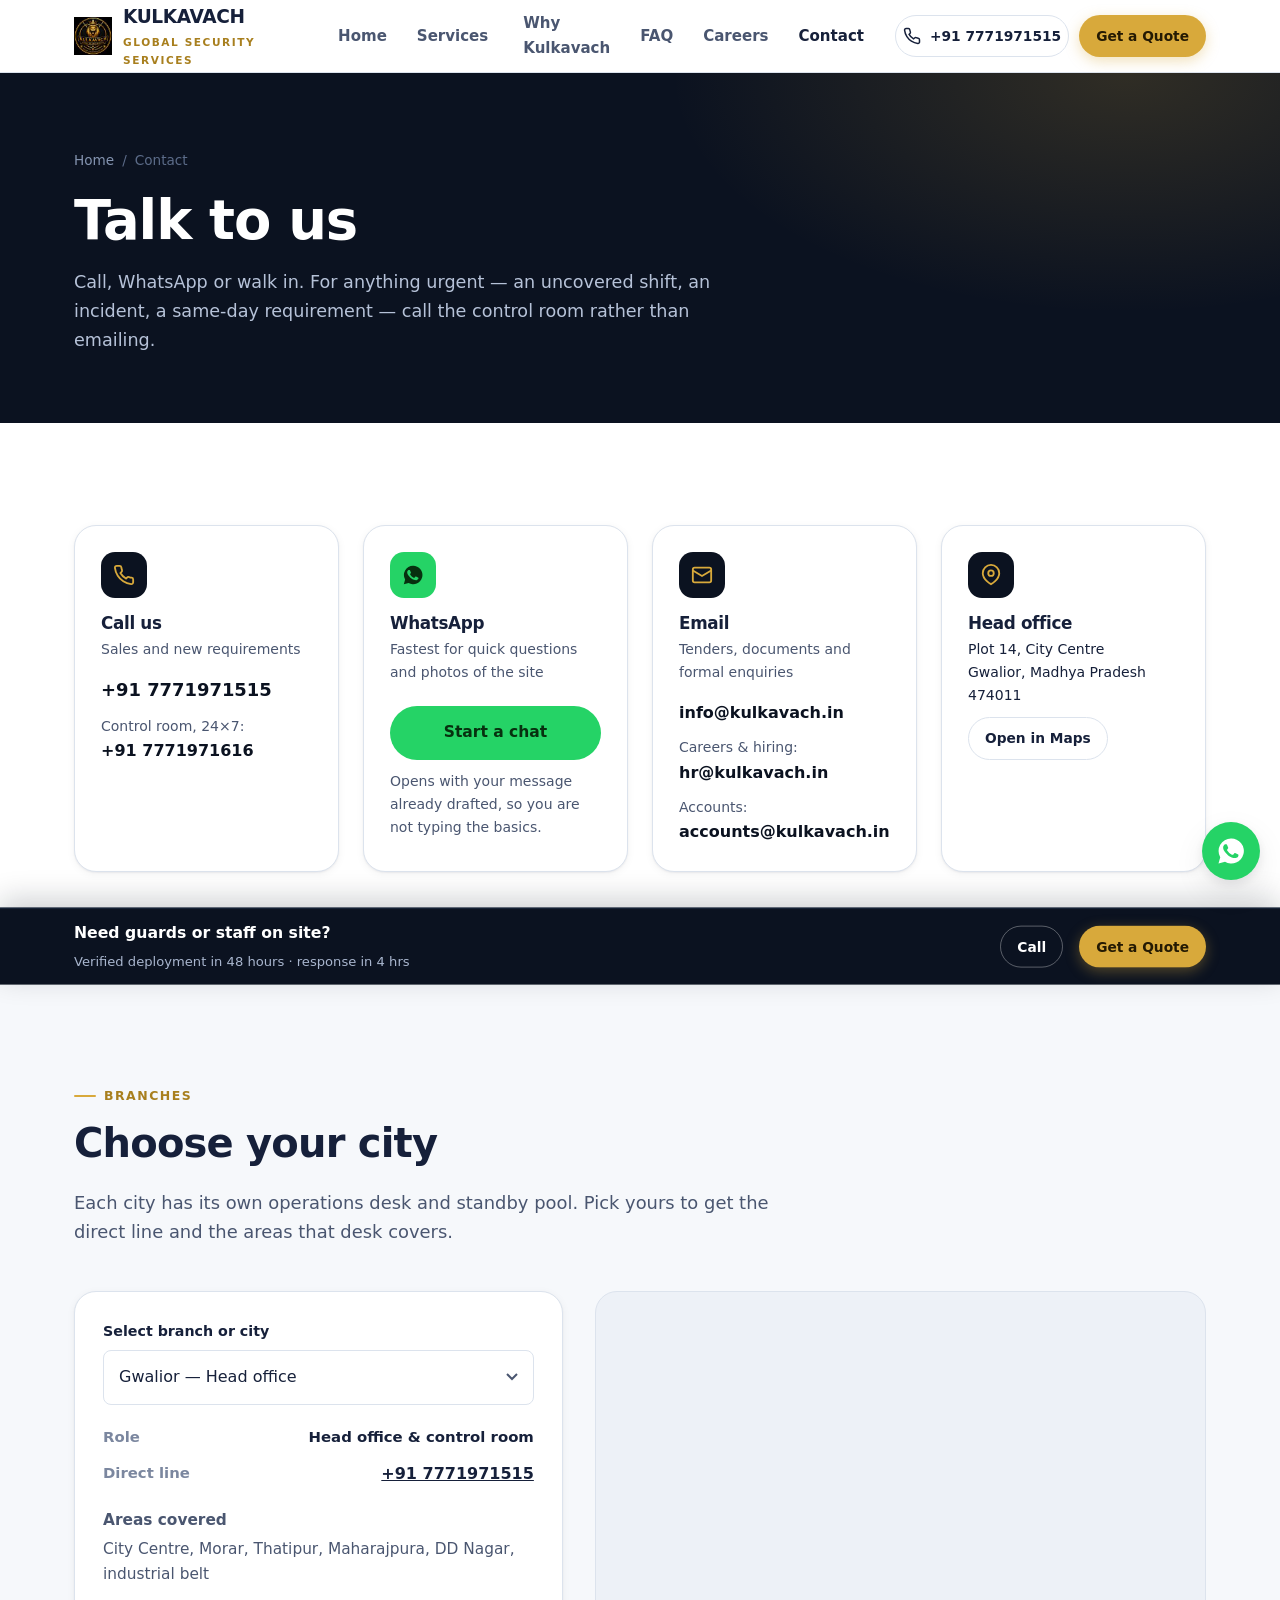
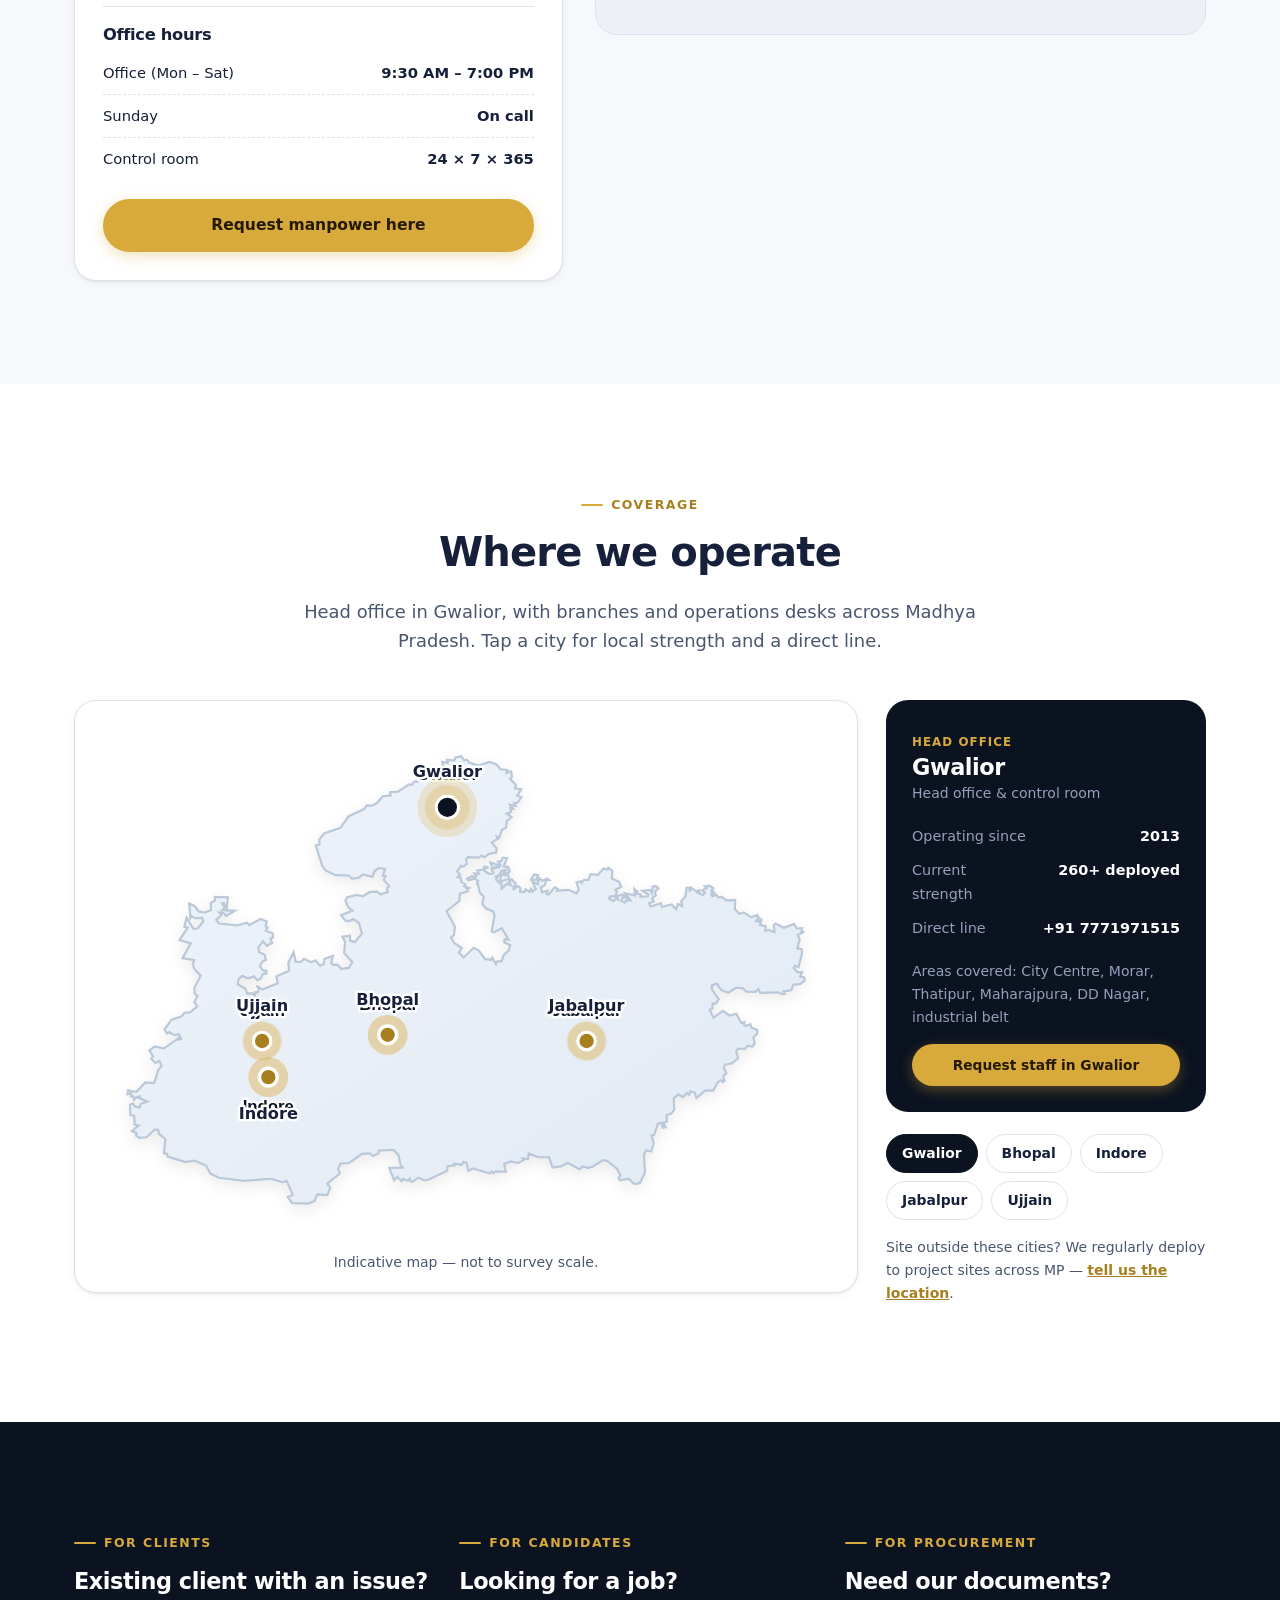
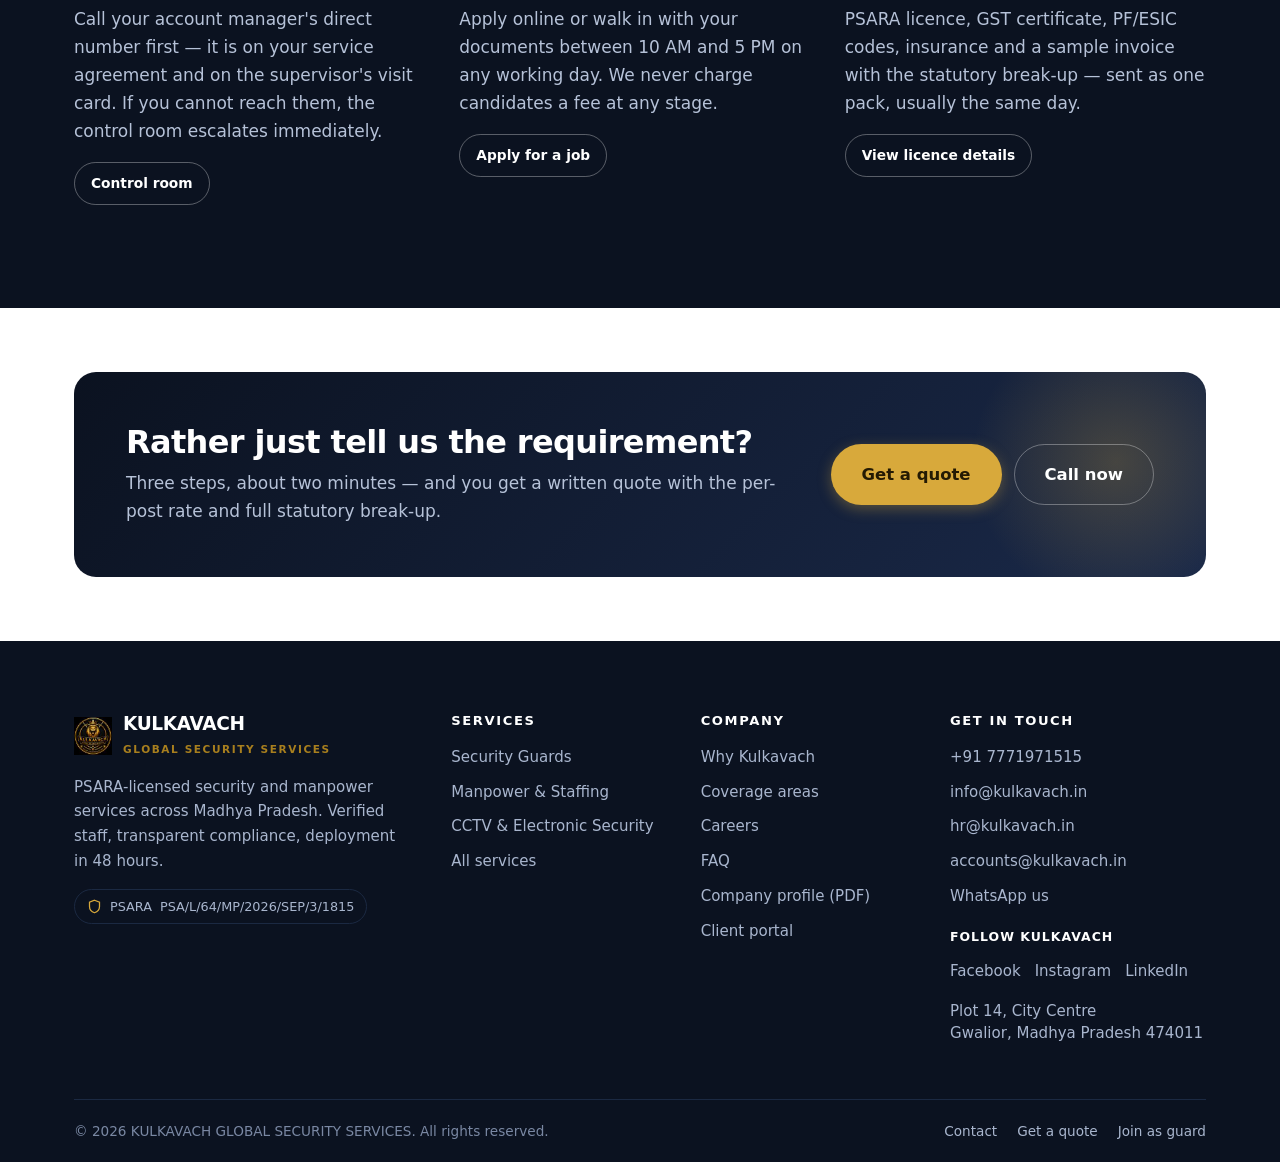
<file: contact.html>
<!DOCTYPE html>
<html lang="en-IN">
<head>
<meta charset="utf-8">
<meta name="viewport" content="width=device-width, initial-scale=1">
<title>Contact — Call, WhatsApp or Visit | Kulkavach</title>
<meta name="description" content="Contact Kulkavach for security and manpower across Madhya Pradesh. Branch-wise direct numbers, 24x7 control room, WhatsApp, head office address and coverage map.">
<meta name="theme-color" content="#0B1220">
<link rel="icon" href="assets/img/kulkavach-logo.jpg" type="image/jpeg">
<meta property="og:title" content="Contact — Call, WhatsApp or Visit | Kulkavach">
<meta property="og:description" content="Contact Kulkavach for security and manpower across Madhya Pradesh. Branch-wise direct numbers, 24x7 control room, WhatsApp, head office address and coverage map.">
<meta property="og:image" content="assets/img/og-cover.svg">
<link rel="stylesheet" href="assets/css/style.css">
</head>
<body data-wa-service="Security Guards / Manpower">

<a class="skip" href="#main">Skip to content</a>

<header class="header">
  <div class="wrap header__inner">
    <a class="brand" href="index.html" aria-label="Kulkavach — home">
      <img class="brand__mark" src="assets/img/kulkavach-logo.jpg" alt="" aria-hidden="true">
      <span><span class="brand__name" data-kv="brand.name">Kulkavach</span>
      <span class="brand__tag" data-kv="brand.tagline">Security &amp; Manpower</span></span>
    </a>

    <nav class="nav" id="primary-nav" aria-label="Primary">
      <a href="index.html">Home</a>
      <div class="nav__item">
        <button class="nav__toggle" type="button" aria-expanded="false" aria-haspopup="true">
          Services
          <svg viewBox="0 0 12 8" fill="none" stroke="currentColor" stroke-width="2" aria-hidden="true"><path d="M1 1l5 5 5-5"/></svg>
        </button>
        <ul class="nav__menu">
          <li><a href="security-guards.html"><strong>Security Guards</strong><span>Armed, unarmed, supervisors, bouncers</span></a></li>
          <li><a href="manpower.html"><strong>Manpower &amp; Staffing</strong><span>Housekeeping, drivers, helpers, skilled labour</span></a></li>
          <li><a href="cctv-surveillance.html"><strong>CCTV &amp; Electronic Security</strong><span>Install, monitor, maintain</span></a></li>
          <li><a href="services.html"><strong>All services</strong><span>Compare and choose</span></a></li>
        </ul>
      </div>
      <a href="about.html">Why Kulkavach</a>
      <a href="faq.html">FAQ</a>
      <a href="careers.html">Careers</a>
      <a href="contact.html" aria-current="page">Contact</a>
    </nav>

    <div class="header__cta">
      <a class="btn btn--ghost btn--sm btn--phone" data-kv-href="tel:contact.phonePrimary" href="#">
        <svg viewBox="0 0 24 24" fill="none" stroke="currentColor" stroke-width="2" aria-hidden="true"><path d="M22 16.9v3a2 2 0 01-2.2 2 19.8 19.8 0 01-8.6-3.1 19.5 19.5 0 01-6-6A19.8 19.8 0 012.1 4.2 2 2 0 014.1 2h3a2 2 0 012 1.7c.1 1 .4 1.9.7 2.8a2 2 0 01-.5 2.1L8.1 9.9a16 16 0 006 6l1.3-1.2a2 2 0 012.1-.5c.9.3 1.8.6 2.8.7a2 2 0 011.7 2z"/></svg>
        <span data-kv="contact.phonePrimary">+91 7771971515</span>
      </a>
      <a class="btn btn--primary btn--sm" href="quote.html">Get a Quote</a>
      <button class="burger" type="button" aria-label="Menu" aria-expanded="false" aria-controls="primary-nav"><span></span></button>
    </div>
  </div>
</header>

<main id="main">

<section class="pagehead">
  <div class="wrap">
    <nav class="crumbs" aria-label="Breadcrumb">
      <a href="index.html">Home</a><span>/</span><span>Contact</span>
    </nav>
    <h1>Talk to us</h1>
    <p>Call, WhatsApp or walk in. For anything urgent — an uncovered shift, an incident, a same-day requirement — call the control room rather than emailing.</p>
  </div>
</section>

<section class="section">
  <div class="wrap">
    <div class="grid g-4">
      <div class="contact-card reveal">
        <span class="contact-card__ico"><svg viewBox="0 0 24 24" fill="none" stroke="currentColor" stroke-width="2" aria-hidden="true"><path d="M22 16.9v3a2 2 0 01-2.2 2 19.8 19.8 0 01-8.6-3.1 19.5 19.5 0 01-6-6A19.8 19.8 0 012.1 4.2 2 2 0 014.1 2h3a2 2 0 012 1.7c.1 1 .4 1.9.7 2.8a2 2 0 01-.5 2.1L8.1 9.9a16 16 0 006 6l1.3-1.2a2 2 0 012.1-.5c.9.3 1.8.6 2.8.7a2 2 0 011.7 2z"/></svg></span>
        <h3>Call us</h3>
        <p class="small muted">Sales and new requirements</p>
        <a class="big" data-kv-href="tel:contact.phonePrimary" href="#"><span data-kv="contact.phonePrimary">—</span></a>
        <p class="small muted" style="margin:10px 0 0">Control room, 24×7:<br><a class="big" style="font-size:1rem" data-kv-href="tel:contact.phoneSecondary" href="#"><span data-kv="contact.phoneSecondary">—</span></a></p>
      </div>

      <div class="contact-card reveal">
        <span class="contact-card__ico" style="background:var(--whatsapp);color:#07300F"><svg viewBox="0 0 24 24" fill="currentColor" aria-hidden="true"><path d="M12 2a10 10 0 00-8.6 15L2 22l5.2-1.4A10 10 0 1012 2zm5.8 14.2c-.2.7-1.4 1.3-2 1.4-.5.1-1.2.1-1.9-.1-.4-.1-1-.3-1.8-.6-3-1.3-5-4.4-5.2-4.6-.1-.2-1.2-1.6-1.2-3s.7-2.1 1-2.4c.3-.3.6-.4.8-.4h.6c.2 0 .4 0 .7.5l.9 2.2c.1.2.1.4 0 .6l-.4.6-.3.3c-.1.2-.3.4-.1.7.2.3.8 1.3 1.7 2.1 1.2 1 2.1 1.4 2.4 1.5.3.1.5.1.7-.1l1-1.2c.2-.2.4-.2.6-.1l2.1 1c.3.1.5.2.5.4.1.1.1.8-.1 1.2z"/></svg></span>
        <h3>WhatsApp</h3>
        <p class="small muted">Fastest for quick questions and photos of the site</p>
        <a class="btn btn--wa btn--block" data-kv-href="wa" href="#" rel="noopener" style="margin-top:8px">Start a chat</a>
        <p class="small muted" style="margin:10px 0 0">Opens with your message already drafted, so you are not typing the basics.</p>
      </div>

      <div class="contact-card reveal">
        <span class="contact-card__ico"><svg viewBox="0 0 24 24" fill="none" stroke="currentColor" stroke-width="2"><rect x="2" y="4" width="20" height="16" rx="2"/><path d="M2 7l10 6 10-6"/></svg></span>
        <h3>Email</h3>
        <p class="small muted">Tenders, documents and formal enquiries</p>
        <a class="big" style="font-size:1rem" data-kv-href="mailto:contact.email" href="#"><span data-kv="contact.email">—</span></a>
        <p class="small muted" style="margin:10px 0 0">Careers &amp; hiring:<br><a class="big" style="font-size:1rem" data-kv-href="mailto:contact.emailCareers" href="#"><span data-kv="contact.emailHR">hr@kulkavach.in</span></a></p>
        <p class="small muted" style="margin:10px 0 0">Accounts:<br><a class="big" style="font-size:1rem" data-kv-href="mailto:contact.emailAccounts" href="#"><span data-kv="contact.emailAccounts">accounts@kulkavach.in</span></a></p>
      </div>

      <div class="contact-card reveal">
        <span class="contact-card__ico"><svg viewBox="0 0 24 24" fill="none" stroke="currentColor" stroke-width="2"><path d="M21 10c0 7-9 12-9 12s-9-5-9-12a9 9 0 0118 0z"/><circle cx="12" cy="10" r="3"/></svg></span>
        <h3>Head office</h3>
        <p class="small" style="margin-bottom:10px"><span data-kv="contact.address.line1">—</span><br><span data-kv="contact.address.line2">—</span></p>
        <a class="btn btn--ghost btn--sm" data-kv-href="maps" href="#">Open in Maps</a>
      </div>
    </div>
  </div>
</section>

<section class="section section--paper2">
  <div class="wrap">
    <div class="section-head">
      <span class="eyebrow">Branches</span>
      <h2>Choose your city</h2>
      <p class="lede">Each city has its own operations desk and standby pool. Pick yours to get the direct line and the areas that desk covers.</p>
    </div>

    <div class="grid" style="grid-template-columns:1fr 1.25fr;gap:32px;align-items:start">
      <div class="card">
        <div class="field">
          <label for="branch">Select branch or city</label>
          <select class="select" id="branch" data-branch-select></select>
        </div>

        <dl class="deflist" style="grid-template-columns:1fr auto">
          <dt>Role</dt><dd data-branch-role>—</dd>
          <dt>Direct line</dt><dd><a class="big" style="font-size:1rem" data-branch-phone href="#">—</a></dd>
        </dl>

        <p class="small muted" style="margin-bottom:4px"><strong>Areas covered</strong></p>
        <p class="small muted" data-branch-areas>—</p>

        <hr class="divider" style="margin:18px 0">

        <h3 style="font-size:1.02rem">Office hours</h3>
        <ul class="hours">
          <li><span>Office (Mon – Sat)</span><strong>9:30 AM – 7:00 PM</strong></li>
          <li><span>Sunday</span><strong>On call</strong></li>
          <li><span>Control room</span><strong>24 × 7 × 365</strong></li>
        </ul>

        <a class="btn btn--primary btn--block" href="quote.html" style="margin-top:18px">Request manpower here</a>
      </div>

      <div class="mapembed"><iframe data-branch-map title="Branch location map" loading="lazy" referrerpolicy="no-referrer-when-downgrade" allowfullscreen></iframe></div>
    </div>
  </div>
</section>

<section class="section" id="coverage">
  <div class="wrap">
    <div class="section-head center">
      <span class="eyebrow">Coverage</span>
      <h2>Where we operate</h2>
      <p class="lede">Head office in Gwalior, with branches and operations desks across Madhya Pradesh. Tap a city for local strength and a direct line.</p>
    </div>

    <div class="mapwrap reveal">
      <div class="mapbox" data-coverage-map>
        <svg viewBox="0 0 600 420" role="img" aria-label="Map of Madhya Pradesh showing Kulkavach coverage cities"><image href="assets/img/madhya-pradesh-map.svg" x="0" y="0" width="600" height="420" preserveAspectRatio="none"></image><g data-pins></g></svg>
        <p class="small muted center" style="margin:10px 0 0">Indicative map — not to survey scale.</p>
      </div>
      <div>
        <div class="cityinfo" data-city-info></div>
        <div class="citylist" data-city-chips></div>
        <p class="small muted" style="margin-top:16px">Site outside these cities? We regularly deploy to project sites across MP — <a href="quote.html" style="color:var(--gold-deep);font-weight:650">tell us the location</a>.</p>
      </div>
    </div>
  </div>
</section>

<section class="section section--dark">
  <div class="wrap">
    <div class="grid g-3">
      <div>
        <span class="eyebrow">For clients</span>
        <h3>Existing client with an issue?</h3>
        <p>Call your account manager's direct number first — it is on your service agreement and on the supervisor's visit card. If you cannot reach them, the control room escalates immediately.</p>
        <a class="btn btn--ghost-light btn--sm" data-kv-href="tel:contact.phoneSecondary" href="#">Control room</a>
      </div>
      <div>
        <span class="eyebrow">For candidates</span>
        <h3>Looking for a job?</h3>
        <p>Apply online or walk in with your documents between 10 AM and 5 PM on any working day. We never charge candidates a fee at any stage.</p>
        <a class="btn btn--ghost-light btn--sm" href="careers.html">Apply for a job</a>
      </div>
      <div>
        <span class="eyebrow">For procurement</span>
        <h3>Need our documents?</h3>
        <p>PSARA licence, GST certificate, PF/ESIC codes, insurance and a sample invoice with the statutory break-up — sent as one pack, usually the same day.</p>
        <button class="btn btn--ghost-light btn--sm" type="button" data-modal-open="psaraModal">View licence details</button>
      </div>
    </div>
  </div>
</section>

<section class="section section--tight">
  <div class="wrap">
    <div class="ctaband reveal">
      <div>
        <h2>Rather just tell us the requirement?</h2>
        <p>Three steps, about two minutes — and you get a written quote with the per-post rate and full statutory break-up.</p>
      </div>
      <div class="btn-row">
        <a class="btn btn--primary btn--lg" href="quote.html">Get a quote</a>
        <a class="btn btn--ghost-light btn--lg" data-kv-href="tel:contact.phonePrimary" href="#">Call now</a>
      </div>
    </div>
  </div>
</section>

</main>

<footer class="footer">
  <div class="wrap">
    <div class="footer__grid">
      <div>
        <a class="brand" href="index.html" style="margin-bottom:16px">
          <img class="brand__mark" src="assets/img/kulkavach-logo.jpg" alt="" aria-hidden="true">
          <span><span class="brand__name" data-kv="brand.name">Kulkavach</span>
          <span class="brand__tag" data-kv="brand.tagline">Security &amp; Manpower</span></span>
        </a>
        <p style="max-width:34ch">PSARA-licensed security and manpower services across Madhya Pradesh. Verified staff, transparent compliance, deployment in 48 hours.</p>
        <span class="footer__lic">
          <svg viewBox="0 0 24 24" fill="none" stroke="currentColor" stroke-width="2"><path d="M12 2l8 3v7c0 5-3.5 8.7-8 10-4.5-1.3-8-5-8-10V5l8-3z"/></svg>
          PSARA <span data-kv="compliance.psaraNumber">—</span>
        </span>
      </div>
      <div>
        <h4>Services</h4>
        <ul>
          <li><a href="security-guards.html">Security Guards</a></li>
          <li><a href="manpower.html">Manpower &amp; Staffing</a></li>
          <li><a href="cctv-surveillance.html">CCTV &amp; Electronic Security</a></li>
          <li><a href="services.html">All services</a></li>
        </ul>
      </div>
      <div>
        <h4>Company</h4>
        <ul>
          <li><a href="about.html">Why Kulkavach</a></li>
          <li><a href="index.html#coverage">Coverage areas</a></li>
          <li><a href="careers.html">Careers</a></li>
          <li><a href="faq.html">FAQ</a></li>
          <li><a href="company-profile.html">Company profile (PDF)</a></li>
          <li><a href="portal.html">Client portal</a></li>
        </ul>
      </div>
      <div>
        <h4>Get in touch</h4>
        <ul>
          <li><a data-kv-href="tel:contact.phonePrimary" href="#"><span data-kv="contact.phonePrimary">—</span></a></li>
          <li><a data-kv-href="mailto:contact.email" href="#"><span data-kv="contact.email">info@kulkavach.in</span></a></li>
          <li><a data-kv-href="mailto:contact.emailHR" href="#"><span data-kv="contact.emailHR">hr@kulkavach.in</span></a></li>
          <li><a data-kv-href="mailto:contact.emailAccounts" href="#"><span data-kv="contact.emailAccounts">accounts@kulkavach.in</span></a></li>
          <li><a data-kv-href="wa" href="#">WhatsApp us</a></li>
          <li class="footer__social-heading">Follow Kulkavach</li>
          <li class="footer__social">
            <a data-kv-href="contact.social.facebook" href="#" target="_blank" rel="noopener noreferrer" aria-label="Facebook">Facebook</a>
            <a data-kv-href="contact.social.instagram" href="#" target="_blank" rel="noopener noreferrer" aria-label="Instagram">Instagram</a>
            <a data-kv-href="contact.social.linkedin" href="#" target="_blank" rel="noopener noreferrer" aria-label="LinkedIn">LinkedIn</a>
          </li>
          <li style="margin-top:14px;line-height:1.5">
            <span data-kv="contact.address.line1">—</span><br>
            <span data-kv="contact.address.line2">—</span>
          </li>
        </ul>
      </div>
    </div>
    <div class="footer__bottom">
      <span>&copy; <span data-kv-year>2026</span> <span data-kv="brand.legalName">Kulkavach</span>. All rights reserved.</span>
      <nav>
        <a href="contact.html">Contact</a>
        <a href="quote.html">Get a quote</a>
        <a href="careers.html">Join as guard</a>
      </nav>
    </div>
  </div>
</footer>

<div class="stickybar" role="region" aria-label="Quick actions">
  <div class="wrap stickybar__inner">
    <div class="stickybar__text">
      <strong>Need guards or staff on site?</strong>
      <span>Verified deployment in 48 hours · response in <span data-response-hours>4</span> hrs</span>
    </div>
    <a class="btn btn--ghost-light btn--sm" data-kv-href="tel:contact.phonePrimary" href="#">Call</a>
    <a class="btn btn--primary btn--sm" href="quote.html">Get a Quote</a>
  </div>
</div>

<div class="fab">
  <div class="fab__wrap">
    <span class="fab__label">Chat with us on WhatsApp</span>
    <a class="fab__btn fab__btn--wa" data-kv-href="wa" href="#" aria-label="Chat on WhatsApp" style="position:relative"><svg viewBox="0 0 24 24" fill="currentColor" aria-hidden="true"><path d="M12 2a10 10 0 00-8.6 15L2 22l5.2-1.4A10 10 0 1012 2zm5.8 14.2c-.2.7-1.4 1.3-2 1.4-.5.1-1.2.1-1.9-.1-.4-.1-1-.3-1.8-.6-3-1.3-5-4.4-5.2-4.6-.1-.2-1.2-1.6-1.2-3s.7-2.1 1-2.4c.3-.3.6-.4.8-.4h.6c.2 0 .4 0 .7.5l.9 2.2c.1.2.1.4 0 .6l-.4.6-.3.3c-.1.2-.3.4-.1.7.2.3.8 1.3 1.7 2.1 1.2 1 2.1 1.4 2.4 1.5.3.1.5.1.7-.1l1-1.2c.2-.2.4-.2.6-.1l2.1 1c.3.1.5.2.5.4.1.1.1.8-.1 1.2z"/></svg></a>
  </div>
</div>

<div class="modal" id="psaraModal" role="dialog" aria-modal="true" aria-labelledby="psaraTitle" aria-hidden="true">
  <div class="modal__box">
    <div class="modal__head">
      <svg class="seal__mark" viewBox="0 0 40 44" fill="none" aria-hidden="true"><path d="M20 2 36 8v13.5C36 31.8 29.2 39.6 20 42 10.8 39.6 4 31.8 4 21.5V8L20 2z" fill="none" stroke="currentColor" stroke-width="2.2"/><path d="M13.5 21.5 18.5 26.5 27 17" stroke="currentColor" stroke-width="2.8" stroke-linecap="round" stroke-linejoin="round"/></svg>
      <div>
        <h3 id="psaraTitle">Licence &amp; compliance</h3>
        <p>Private Security Agencies (Regulation) Act, 2005</p>
      </div>
      <button class="modal__x" type="button" data-modal-close aria-label="Close">&times;</button>
    </div>
    <div class="modal__body">
      <dl class="deflist">
        <dt>Licence number</dt><dd data-kv="compliance.psaraNumber">—</dd>
        <dt>Issuing authority</dt><dd data-kv="compliance.psaraIssuer">—</dd>
        <dt>Valid from</dt><dd data-kv="compliance.psaraValidFrom">—</dd>
        <dt>Valid until</dt><dd data-kv="compliance.psaraValidTo">—</dd>
        <dt>Status</dt><dd class="ok" data-kv="compliance.psaraStatus">—</dd>
        <dt>GSTIN</dt><dd data-kv="compliance.gstin">—</dd>
        <dt>EPF establishment code</dt><dd data-kv="compliance.pfCode">—</dd>
        <dt>ESIC code</dt><dd data-kv="compliance.esicCode">—</dd>
      </dl>
      <p class="note" data-kv="compliance.verifyNote">—</p>
      <div class="btn-row" style="margin-top:20px">
        <a class="btn btn--dark btn--sm" href="company-profile.html">Download company profile</a>
        <a class="btn btn--ghost btn--sm" data-kv-href="tel:contact.phonePrimary" href="#">Call to verify</a>
      </div>
    </div>
  </div>
</div>

<script src="assets/js/config.js"></script>
<script src="assets/js/site.js"></script>
</body>
</html>
</file>
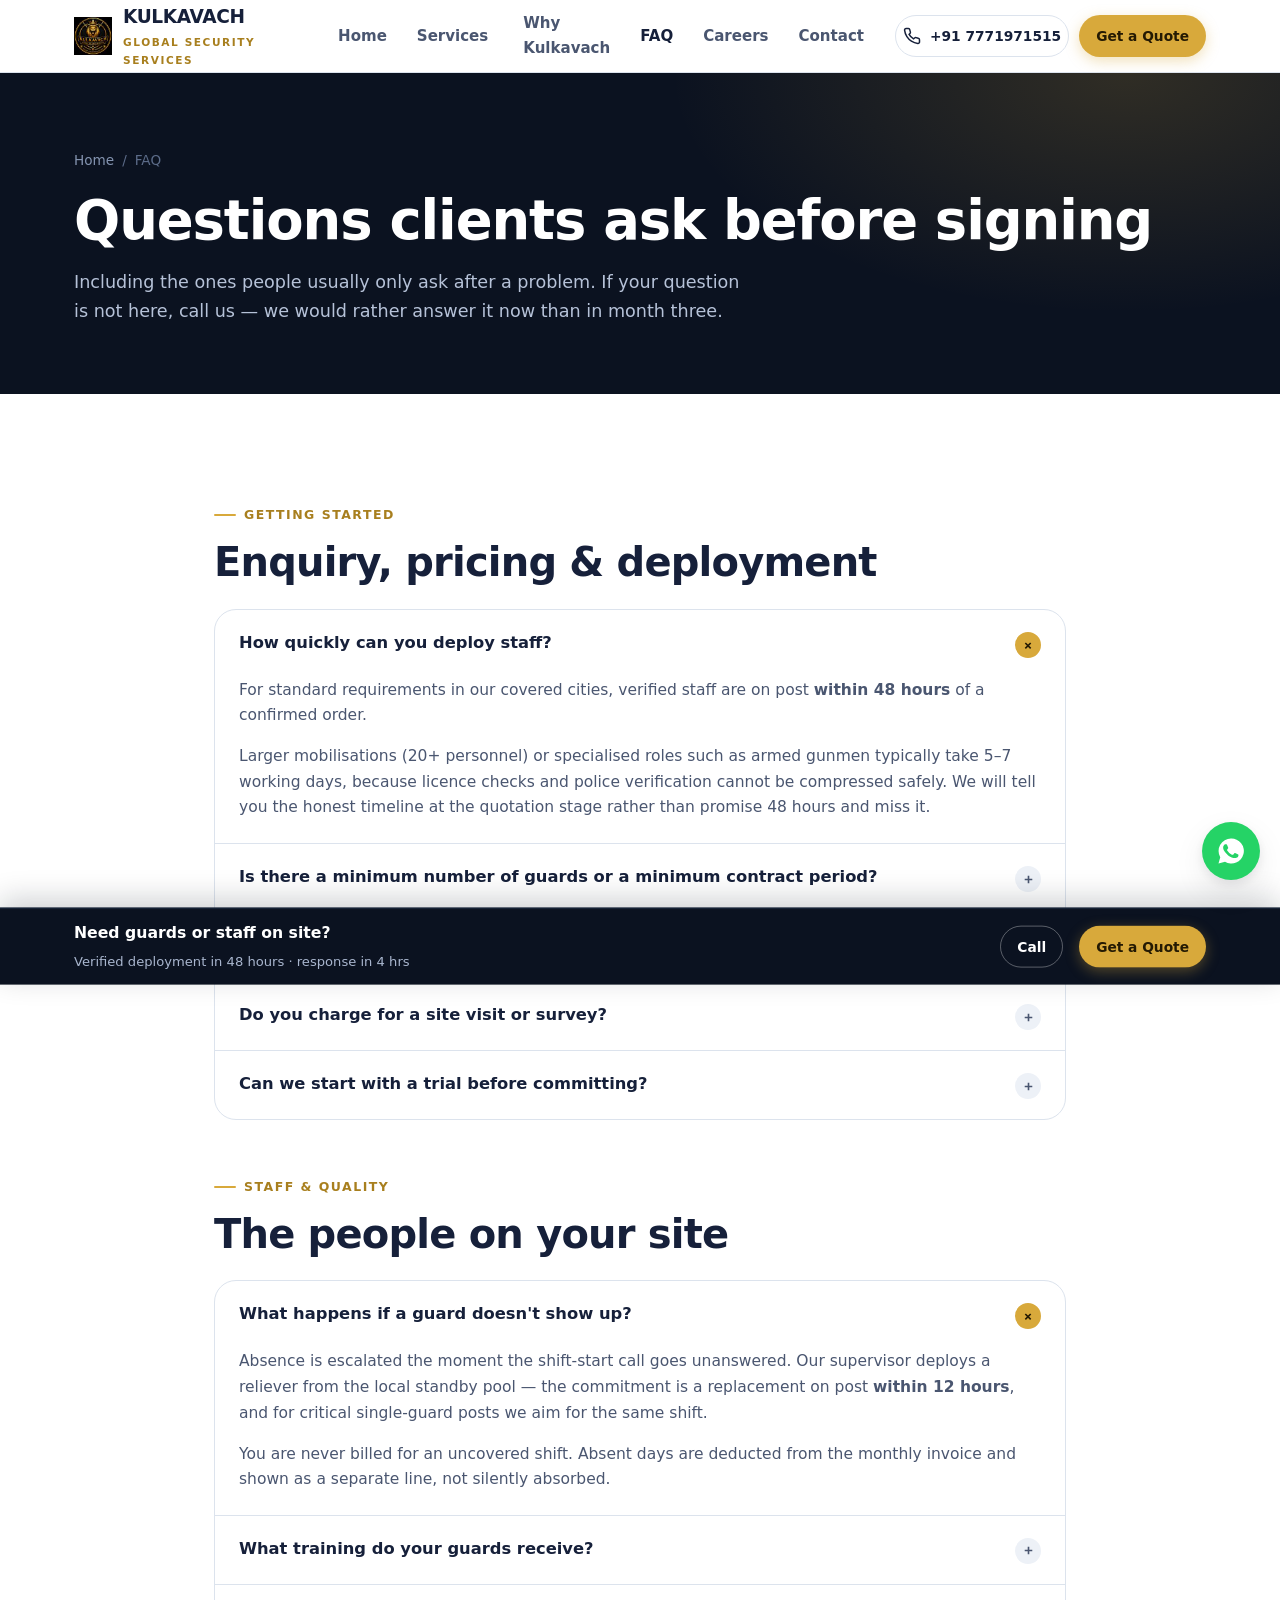
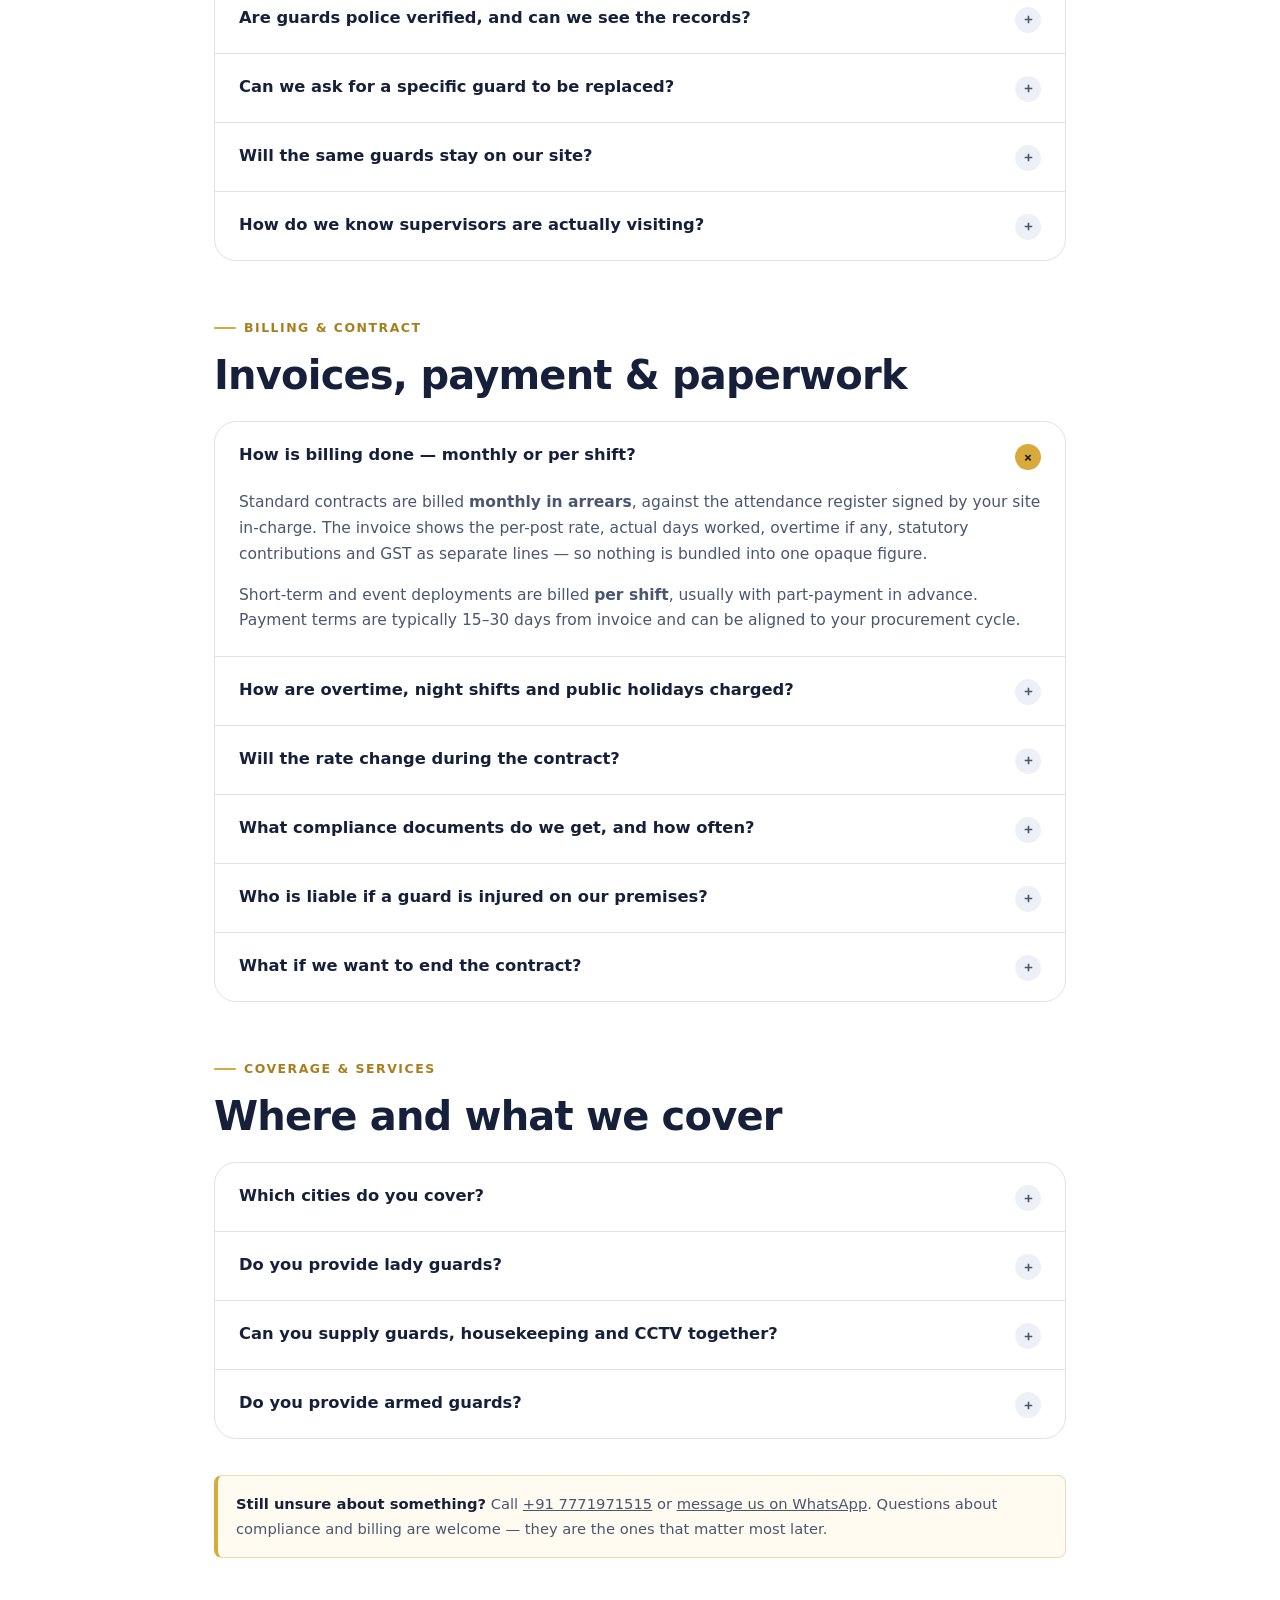
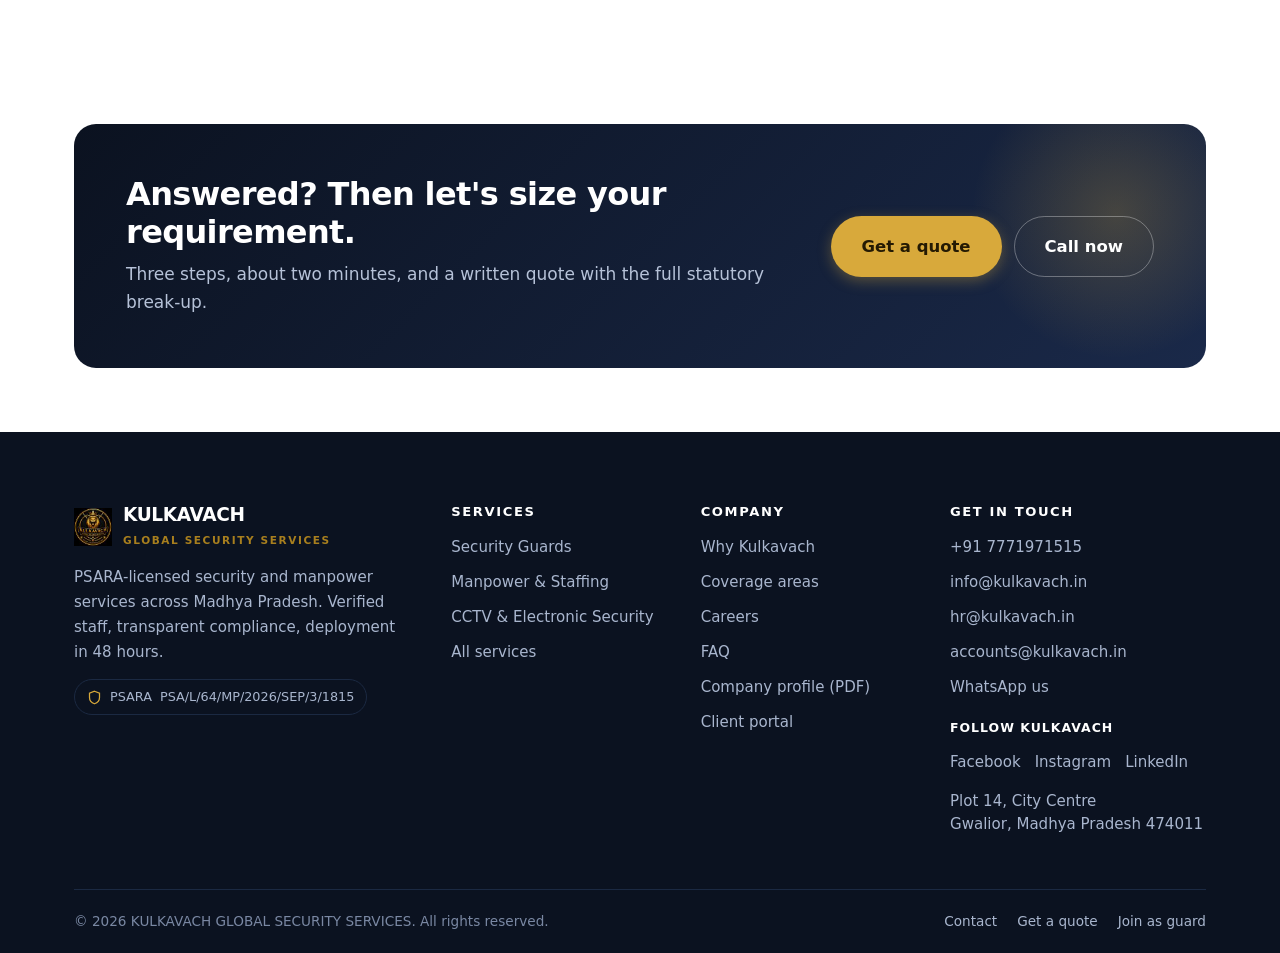
<file: faq.html>
<!DOCTYPE html>
<html lang="en-IN">
<head>
<meta charset="utf-8">
<meta name="viewport" content="width=device-width, initial-scale=1">
<title>FAQ — Deployment, Billing, Compliance &amp; Staff | Kulkavach</title>
<meta name="description" content="Straight answers on deployment time, what happens if a guard does not show up, how billing works, PF/ESIC compliance, contract exit and coverage areas.">
<meta name="theme-color" content="#0B1220">
<link rel="icon" href="assets/img/kulkavach-logo.jpg" type="image/jpeg">
<meta property="og:title" content="FAQ — Deployment, Billing, Compliance &amp; Staff | Kulkavach">
<meta property="og:description" content="Straight answers on deployment time, what happens if a guard does not show up, how billing works, PF/ESIC compliance, contract exit and coverage areas.">
<meta property="og:image" content="assets/img/og-cover.svg">
<link rel="stylesheet" href="assets/css/style.css">
</head>
<body data-wa-service="Security Guards / Manpower">

<a class="skip" href="#main">Skip to content</a>

<header class="header">
  <div class="wrap header__inner">
    <a class="brand" href="index.html" aria-label="Kulkavach — home">
      <img class="brand__mark" src="assets/img/kulkavach-logo.jpg" alt="" aria-hidden="true">
      <span><span class="brand__name" data-kv="brand.name">Kulkavach</span>
      <span class="brand__tag" data-kv="brand.tagline">Security &amp; Manpower</span></span>
    </a>

    <nav class="nav" id="primary-nav" aria-label="Primary">
      <a href="index.html">Home</a>
      <div class="nav__item">
        <button class="nav__toggle" type="button" aria-expanded="false" aria-haspopup="true">
          Services
          <svg viewBox="0 0 12 8" fill="none" stroke="currentColor" stroke-width="2" aria-hidden="true"><path d="M1 1l5 5 5-5"/></svg>
        </button>
        <ul class="nav__menu">
          <li><a href="security-guards.html"><strong>Security Guards</strong><span>Armed, unarmed, supervisors, bouncers</span></a></li>
          <li><a href="manpower.html"><strong>Manpower &amp; Staffing</strong><span>Housekeeping, drivers, helpers, skilled labour</span></a></li>
          <li><a href="cctv-surveillance.html"><strong>CCTV &amp; Electronic Security</strong><span>Install, monitor, maintain</span></a></li>
          <li><a href="services.html"><strong>All services</strong><span>Compare and choose</span></a></li>
        </ul>
      </div>
      <a href="about.html">Why Kulkavach</a>
      <a href="faq.html" aria-current="page">FAQ</a>
      <a href="careers.html">Careers</a>
      <a href="contact.html">Contact</a>
    </nav>

    <div class="header__cta">
      <a class="btn btn--ghost btn--sm btn--phone" data-kv-href="tel:contact.phonePrimary" href="#">
        <svg viewBox="0 0 24 24" fill="none" stroke="currentColor" stroke-width="2" aria-hidden="true"><path d="M22 16.9v3a2 2 0 01-2.2 2 19.8 19.8 0 01-8.6-3.1 19.5 19.5 0 01-6-6A19.8 19.8 0 012.1 4.2 2 2 0 014.1 2h3a2 2 0 012 1.7c.1 1 .4 1.9.7 2.8a2 2 0 01-.5 2.1L8.1 9.9a16 16 0 006 6l1.3-1.2a2 2 0 012.1-.5c.9.3 1.8.6 2.8.7a2 2 0 011.7 2z"/></svg>
        <span data-kv="contact.phonePrimary">+91 7771971515</span>
      </a>
      <a class="btn btn--primary btn--sm" href="quote.html">Get a Quote</a>
      <button class="burger" type="button" aria-label="Menu" aria-expanded="false" aria-controls="primary-nav"><span></span></button>
    </div>
  </div>
</header>

<main id="main">

<section class="pagehead">
  <div class="wrap">
    <nav class="crumbs" aria-label="Breadcrumb">
      <a href="index.html">Home</a><span>/</span><span>FAQ</span>
    </nav>
    <h1>Questions clients ask before signing</h1>
    <p>Including the ones people usually only ask after a problem. If your question is not here, call us — we would rather answer it now than in month three.</p>
  </div>
</section>

<section class="section">
  <div class="wrap" style="max-width:900px">

    <span class="eyebrow">Getting started</span>
    <h2 style="margin-bottom:22px">Enquiry, pricing &amp; deployment</h2>
    <div class="accordion reveal" style="margin-bottom:48px">
      
      <div class="acc is-open" id="deploy">
        <button class="acc__btn" type="button">How quickly can you deploy staff?<span class="acc__ico"><svg viewBox="0 0 24 24" fill="none" stroke="currentColor" stroke-width="3"><path d="M12 5v14M5 12h14"/></svg></span></button>
        <div class="acc__panel"><div class="acc__inner"><div><p>For standard requirements in our covered cities, verified staff are on post <strong>within 48 hours</strong> of a confirmed order.</p><p class="mb-0">Larger mobilisations (20+ personnel) or specialised roles such as armed gunmen typically take 5–7 working days, because licence checks and police verification cannot be compressed safely. We will tell you the honest timeline at the quotation stage rather than promise 48 hours and miss it.</p></div></div></div>
      </div>
      
      <div class="acc" id="minimum">
        <button class="acc__btn" type="button">Is there a minimum number of guards or a minimum contract period?<span class="acc__ico"><svg viewBox="0 0 24 24" fill="none" stroke="currentColor" stroke-width="3"><path d="M12 5v14M5 12h14"/></svg></span></button>
        <div class="acc__panel"><div class="acc__inner"><div><p>No hard minimum on headcount — we do single-guard posts, though a single post costs more per head than a cluster because supervision is spread over one person instead of six.</p><p class="mb-0">Standard contracts run for <strong>12 months with a 30-day exit clause on either side</strong>. Short-term, project and event deployments are available with no lock-in.</p></div></div></div>
      </div>
      
      <div class="acc" id="pricing">
        <button class="acc__btn" type="button">How do you arrive at the rate?<span class="acc__ico"><svg viewBox="0 0 24 24" fill="none" stroke="currentColor" stroke-width="3"><path d="M12 5v14M5 12h14"/></svg></span></button>
        <div class="acc__panel"><div class="acc__inner"><div><p>The rate is built up, not picked. It is the applicable <strong>minimum wage</strong> for the skill category and state, plus <strong>EPF</strong> and <strong>ESIC</strong> employer contributions, plus bonus and leave provisioning, plus uniform and equipment, plus our service charge — with <strong>GST</strong> on top.</p><p class="mb-0">Quotes show each of those as a separate line. If a competing quote is dramatically lower, it usually means minimum wage or statutory contributions are not being paid in full — which becomes your liability, not just theirs, under the Contract Labour Act.</p></div></div></div>
      </div>
      
      <div class="acc" id="sitevisit">
        <button class="acc__btn" type="button">Do you charge for a site visit or survey?<span class="acc__ico"><svg viewBox="0 0 24 24" fill="none" stroke="currentColor" stroke-width="3"><path d="M12 5v14M5 12h14"/></svg></span></button>
        <div class="acc__panel"><div class="acc__inner"><div><p class="mb-0">No. Site assessment is free and carries no obligation, for guarding as well as CCTV. For local sites we can usually visit within a day of your enquiry.</p></div></div></div>
      </div>
      
      <div class="acc" id="trial">
        <button class="acc__btn" type="button">Can we start with a trial before committing?<span class="acc__ico"><svg viewBox="0 0 24 24" fill="none" stroke="currentColor" stroke-width="3"><path d="M12 5v14M5 12h14"/></svg></span></button>
        <div class="acc__panel"><div class="acc__inner"><div><p class="mb-0">Yes. Many clients start with one shift or a single post for a month before scaling up. We would rather you test us on a small deployment than sign for 20 posts on the strength of a brochure.</p></div></div></div>
      </div>
    </div>

    <span class="eyebrow">Staff &amp; quality</span>
    <h2 style="margin-bottom:22px">The people on your site</h2>
    <div class="accordion reveal" style="margin-bottom:48px">
      
      <div class="acc is-open" id="noshow">
        <button class="acc__btn" type="button">What happens if a guard doesn't show up?<span class="acc__ico"><svg viewBox="0 0 24 24" fill="none" stroke="currentColor" stroke-width="3"><path d="M12 5v14M5 12h14"/></svg></span></button>
        <div class="acc__panel"><div class="acc__inner"><div><p>Absence is escalated the moment the shift-start call goes unanswered. Our supervisor deploys a reliever from the local standby pool — the commitment is a replacement on post <strong>within 12 hours</strong>, and for critical single-guard posts we aim for the same shift.</p><p class="mb-0">You are never billed for an uncovered shift. Absent days are deducted from the monthly invoice and shown as a separate line, not silently absorbed.</p></div></div></div>
      </div>
      
      <div class="acc" id="training">
        <button class="acc__btn" type="button">What training do your guards receive?<span class="acc__ico"><svg viewBox="0 0 24 24" fill="none" stroke="currentColor" stroke-width="3"><path d="M12 5v14M5 12h14"/></svg></span></button>
        <div class="acc__panel"><div class="acc__inner"><div><p>Minimum <strong>40 hours</strong> of induction before deployment: post duties, patrolling and register discipline, visitor and material gate-pass handling, fire-safety and extinguisher use, first aid basics, emergency escalation and public-handling conduct.</p><p class="mb-0">Site-specific briefing happens on top of that, on your premises, before day one — so a guard is not learning your gate procedure while standing at it. Refresher training runs every six months.</p></div></div></div>
      </div>
      
      <div class="acc" id="verification">
        <button class="acc__btn" type="button">Are guards police verified, and can we see the records?<span class="acc__ico"><svg viewBox="0 0 24 24" fill="none" stroke="currentColor" stroke-width="3"><path d="M12 5v14M5 12h14"/></svg></span></button>
        <div class="acc__panel"><div class="acc__inner"><div><p class="mb-0">Yes to both. Character and antecedent verification is completed for <strong>100%</strong> of deployed staff, along with Aadhaar, address and previous-employer reference checks. Copies are retained on file and shared with you on request — many corporate clients ask for the full set as part of vendor onboarding.</p></div></div></div>
      </div>
      
      <div class="acc" id="replace">
        <button class="acc__btn" type="button">Can we ask for a specific guard to be replaced?<span class="acc__ico"><svg viewBox="0 0 24 24" fill="none" stroke="currentColor" stroke-width="3"><path d="M12 5v14M5 12h14"/></svg></span></button>
        <div class="acc__panel"><div class="acc__inner"><div><p class="mb-0">Yes, at any time and without needing to justify it in writing. Tell your account manager and we will rotate the person out — usually within 48 hours. It helps if you tell us the reason so the replacement is a better fit, but it is not a condition.</p></div></div></div>
      </div>
      
      <div class="acc" id="rotation">
        <button class="acc__btn" type="button">Will the same guards stay on our site?<span class="acc__ico"><svg viewBox="0 0 24 24" fill="none" stroke="currentColor" stroke-width="3"><path d="M12 5v14M5 12h14"/></svg></span></button>
        <div class="acc__panel"><div class="acc__inner"><div><p class="mb-0">That is the intention. Familiarity with a site is a security asset — a guard who knows your regular vehicles and staff spots the exception. We rotate people only for leave, promotion, or at your request. Frequent unexplained rotation is a sign of an agency with an attrition problem, and it is worth asking any vendor about.</p></div></div></div>
      </div>
      
      <div class="acc" id="supervision">
        <button class="acc__btn" type="button">How do we know supervisors are actually visiting?<span class="acc__ico"><svg viewBox="0 0 24 24" fill="none" stroke="currentColor" stroke-width="3"><path d="M12 5v14M5 12h14"/></svg></span></button>
        <div class="acc__panel"><div class="acc__inner"><div><p class="mb-0">Every supervisor round is logged in the site register with time and signature, and your site in-charge can counter-sign. Night rounds are additionally confirmed to our control room. Your monthly report includes the count of rounds performed — so the claim is checkable, not just asserted.</p></div></div></div>
      </div>
    </div>

    <span class="eyebrow">Billing &amp; contract</span>
    <h2 style="margin-bottom:22px">Invoices, payment &amp; paperwork</h2>
    <div class="accordion reveal" style="margin-bottom:48px">
      
      <div class="acc is-open" id="billing">
        <button class="acc__btn" type="button">How is billing done — monthly or per shift?<span class="acc__ico"><svg viewBox="0 0 24 24" fill="none" stroke="currentColor" stroke-width="3"><path d="M12 5v14M5 12h14"/></svg></span></button>
        <div class="acc__panel"><div class="acc__inner"><div><p>Standard contracts are billed <strong>monthly in arrears</strong>, against the attendance register signed by your site in-charge. The invoice shows the per-post rate, actual days worked, overtime if any, statutory contributions and GST as separate lines — so nothing is bundled into one opaque figure.</p><p class="mb-0">Short-term and event deployments are billed <strong>per shift</strong>, usually with part-payment in advance. Payment terms are typically 15–30 days from invoice and can be aligned to your procurement cycle.</p></div></div></div>
      </div>
      
      <div class="acc" id="overtime">
        <button class="acc__btn" type="button">How are overtime, night shifts and public holidays charged?<span class="acc__ico"><svg viewBox="0 0 24 24" fill="none" stroke="currentColor" stroke-width="3"><path d="M12 5v14M5 12h14"/></svg></span></button>
        <div class="acc__panel"><div class="acc__inner"><div><p class="mb-0">Overtime beyond the contracted shift is billed at the statutory rate and only against hours authorised by your site in-charge — we will not invoice overtime nobody approved. National holidays are charged as per the applicable state rules, which we set out in the agreement so there is no month-end surprise.</p></div></div></div>
      </div>
      
      <div class="acc" id="increase">
        <button class="acc__btn" type="button">Will the rate change during the contract?<span class="acc__ico"><svg viewBox="0 0 24 24" fill="none" stroke="currentColor" stroke-width="3"><path d="M12 5v14M5 12h14"/></svg></span></button>
        <div class="acc__panel"><div class="acc__inner"><div><p class="mb-0">Only when the statutory minimum wage is revised by the state, which typically happens twice a year. In that case the wage and statutory components move by exactly the notified amount and our service charge stays unchanged — and we share the government notification along with the revised rate. There are no discretionary mid-contract increases.</p></div></div></div>
      </div>
      
      <div class="acc" id="compliance-docs">
        <button class="acc__btn" type="button">What compliance documents do we get, and how often?<span class="acc__ico"><svg viewBox="0 0 24 24" fill="none" stroke="currentColor" stroke-width="3"><path d="M12 5v14M5 12h14"/></svg></span></button>
        <div class="acc__panel"><div class="acc__inner"><div><p class="mb-0">Every monthly invoice is accompanied by the attendance summary, the wage register extract and <strong>EPF and ESIC challan copies</strong> for the staff on your site. PSARA licence, GST certificate and insurance documents are provided at onboarding and refreshed on renewal. This is the pack most audits ask for, so we send it by default instead of on request.</p></div></div></div>
      </div>
      
      <div class="acc" id="liability">
        <button class="acc__btn" type="button">Who is liable if a guard is injured on our premises?<span class="acc__ico"><svg viewBox="0 0 24 24" fill="none" stroke="currentColor" stroke-width="3"><path d="M12 5v14M5 12h14"/></svg></span></button>
        <div class="acc__panel"><div class="acc__inner"><div><p class="mb-0">Deployed staff are our employees. Workmen&rsquo;s compensation and ESIC cover sit with us, not with you — that is a large part of why outsourcing to a licensed agency is worth the service charge. Our agreement sets out the indemnity position clearly; your legal team is welcome to review it before signing.</p></div></div></div>
      </div>
      
      <div class="acc" id="exit">
        <button class="acc__btn" type="button">What if we want to end the contract?<span class="acc__ico"><svg viewBox="0 0 24 24" fill="none" stroke="currentColor" stroke-width="3"><path d="M12 5v14M5 12h14"/></svg></span></button>
        <div class="acc__panel"><div class="acc__inner"><div><p class="mb-0">Thirty days&rsquo; written notice on either side, no penalty. We will keep staff on post through the full notice period and hand over registers, gate records and any documentation to you or the incoming vendor. We have taken over enough messy transitions to know how damaging a bad exit is — we do not do them.</p></div></div></div>
      </div>
    </div>

    <span class="eyebrow">Coverage &amp; services</span>
    <h2 style="margin-bottom:22px">Where and what we cover</h2>
    <div class="accordion reveal">
      
      <div class="acc" id="areas">
        <button class="acc__btn" type="button">Which cities do you cover?<span class="acc__ico"><svg viewBox="0 0 24 24" fill="none" stroke="currentColor" stroke-width="3"><path d="M12 5v14M5 12h14"/></svg></span></button>
        <div class="acc__panel"><div class="acc__inner"><div><p class="mb-0">Gwalior (head office and control room), Bhopal, Indore, Jabalpur and Ujjain, plus project sites across Madhya Pradesh. See the <a href="index.html#coverage">coverage map</a> for local strength and a direct line for each city. If your site is outside these, tell us the location — for a viable headcount we can usually set up a local pool.</p></div></div></div>
      </div>
      
      <div class="acc" id="women">
        <button class="acc__btn" type="button">Do you provide lady guards?<span class="acc__ico"><svg viewBox="0 0 24 24" fill="none" stroke="currentColor" stroke-width="3"><path d="M12 5v14M5 12h14"/></svg></span></button>
        <div class="acc__panel"><div class="acc__inner"><div><p class="mb-0">Yes — for frisking points, hospitals, schools, ladies hostels, retail and examination duty. Availability is thinner than for male guards, so give us a little more notice where you can.</p></div></div></div>
      </div>
      
      <div class="acc" id="combined">
        <button class="acc__btn" type="button">Can you supply guards, housekeeping and CCTV together?<span class="acc__ico"><svg viewBox="0 0 24 24" fill="none" stroke="currentColor" stroke-width="3"><path d="M12 5v14M5 12h14"/></svg></span></button>
        <div class="acc__panel"><div class="acc__inner"><div><p class="mb-0">Yes, and most of our larger clients do exactly that. One agreement, one account manager, one monthly invoice with each service line broken out separately. It also removes the three-way blame that happens when the guard vendor, cleaning contractor and camera vendor are different companies.</p></div></div></div>
      </div>
      
      <div class="acc" id="armed">
        <button class="acc__btn" type="button">Do you provide armed guards?<span class="acc__ico"><svg viewBox="0 0 24 24" fill="none" stroke="currentColor" stroke-width="3"><path d="M12 5v14M5 12h14"/></svg></span></button>
        <div class="acc__panel"><div class="acc__inner"><div><p class="mb-0">Yes, for cash handling, banks, ATMs, jewellery retail and high-value movement. Armed deployment requires valid arms licensing and additional verification, so allow 5–7 working days rather than the standard 48 hours.</p></div></div></div>
      </div>
    </div>

    <div class="note" style="margin-top:36px">
      <strong>Still unsure about something?</strong> Call <a data-kv-href="tel:contact.phonePrimary" href="#"><span data-kv="contact.phonePrimary">—</span></a>
      or <a data-kv-href="wa" href="#">message us on WhatsApp</a>. Questions about compliance and billing are welcome — they are the ones that matter most later.
    </div>
  </div>
</section>

<section class="section section--tight">
  <div class="wrap">
    <div class="ctaband reveal">
      <div>
        <h2>Answered? Then let's size your requirement.</h2>
        <p>Three steps, about two minutes, and a written quote with the full statutory break-up.</p>
      </div>
      <div class="btn-row">
        <a class="btn btn--primary btn--lg" href="quote.html">Get a quote</a>
        <a class="btn btn--ghost-light btn--lg" data-kv-href="tel:contact.phonePrimary" href="#">Call now</a>
      </div>
    </div>
  </div>
</section>

</main>

<footer class="footer">
  <div class="wrap">
    <div class="footer__grid">
      <div>
        <a class="brand" href="index.html" style="margin-bottom:16px">
          <img class="brand__mark" src="assets/img/kulkavach-logo.jpg" alt="" aria-hidden="true">
          <span><span class="brand__name" data-kv="brand.name">Kulkavach</span>
          <span class="brand__tag" data-kv="brand.tagline">Security &amp; Manpower</span></span>
        </a>
        <p style="max-width:34ch">PSARA-licensed security and manpower services across Madhya Pradesh. Verified staff, transparent compliance, deployment in 48 hours.</p>
        <span class="footer__lic">
          <svg viewBox="0 0 24 24" fill="none" stroke="currentColor" stroke-width="2"><path d="M12 2l8 3v7c0 5-3.5 8.7-8 10-4.5-1.3-8-5-8-10V5l8-3z"/></svg>
          PSARA <span data-kv="compliance.psaraNumber">—</span>
        </span>
      </div>
      <div>
        <h4>Services</h4>
        <ul>
          <li><a href="security-guards.html">Security Guards</a></li>
          <li><a href="manpower.html">Manpower &amp; Staffing</a></li>
          <li><a href="cctv-surveillance.html">CCTV &amp; Electronic Security</a></li>
          <li><a href="services.html">All services</a></li>
        </ul>
      </div>
      <div>
        <h4>Company</h4>
        <ul>
          <li><a href="about.html">Why Kulkavach</a></li>
          <li><a href="index.html#coverage">Coverage areas</a></li>
          <li><a href="careers.html">Careers</a></li>
          <li><a href="faq.html">FAQ</a></li>
          <li><a href="company-profile.html">Company profile (PDF)</a></li>
          <li><a href="portal.html">Client portal</a></li>
        </ul>
      </div>
      <div>
        <h4>Get in touch</h4>
        <ul>
          <li><a data-kv-href="tel:contact.phonePrimary" href="#"><span data-kv="contact.phonePrimary">—</span></a></li>
          <li><a data-kv-href="mailto:contact.email" href="#"><span data-kv="contact.email">info@kulkavach.in</span></a></li>
          <li><a data-kv-href="mailto:contact.emailHR" href="#"><span data-kv="contact.emailHR">hr@kulkavach.in</span></a></li>
          <li><a data-kv-href="mailto:contact.emailAccounts" href="#"><span data-kv="contact.emailAccounts">accounts@kulkavach.in</span></a></li>
          <li><a data-kv-href="wa" href="#">WhatsApp us</a></li>
          <li class="footer__social-heading">Follow Kulkavach</li>
          <li class="footer__social">
            <a data-kv-href="contact.social.facebook" href="#" target="_blank" rel="noopener noreferrer" aria-label="Facebook">Facebook</a>
            <a data-kv-href="contact.social.instagram" href="#" target="_blank" rel="noopener noreferrer" aria-label="Instagram">Instagram</a>
            <a data-kv-href="contact.social.linkedin" href="#" target="_blank" rel="noopener noreferrer" aria-label="LinkedIn">LinkedIn</a>
          </li>
          <li style="margin-top:14px;line-height:1.5">
            <span data-kv="contact.address.line1">—</span><br>
            <span data-kv="contact.address.line2">—</span>
          </li>
        </ul>
      </div>
    </div>
    <div class="footer__bottom">
      <span>&copy; <span data-kv-year>2026</span> <span data-kv="brand.legalName">Kulkavach</span>. All rights reserved.</span>
      <nav>
        <a href="contact.html">Contact</a>
        <a href="quote.html">Get a quote</a>
        <a href="careers.html">Join as guard</a>
      </nav>
    </div>
  </div>
</footer>

<div class="stickybar" role="region" aria-label="Quick actions">
  <div class="wrap stickybar__inner">
    <div class="stickybar__text">
      <strong>Need guards or staff on site?</strong>
      <span>Verified deployment in 48 hours · response in <span data-response-hours>4</span> hrs</span>
    </div>
    <a class="btn btn--ghost-light btn--sm" data-kv-href="tel:contact.phonePrimary" href="#">Call</a>
    <a class="btn btn--primary btn--sm" href="quote.html">Get a Quote</a>
  </div>
</div>

<div class="fab">
  <div class="fab__wrap">
    <span class="fab__label">Chat with us on WhatsApp</span>
    <a class="fab__btn fab__btn--wa" data-kv-href="wa" href="#" aria-label="Chat on WhatsApp" style="position:relative"><svg viewBox="0 0 24 24" fill="currentColor" aria-hidden="true"><path d="M12 2a10 10 0 00-8.6 15L2 22l5.2-1.4A10 10 0 1012 2zm5.8 14.2c-.2.7-1.4 1.3-2 1.4-.5.1-1.2.1-1.9-.1-.4-.1-1-.3-1.8-.6-3-1.3-5-4.4-5.2-4.6-.1-.2-1.2-1.6-1.2-3s.7-2.1 1-2.4c.3-.3.6-.4.8-.4h.6c.2 0 .4 0 .7.5l.9 2.2c.1.2.1.4 0 .6l-.4.6-.3.3c-.1.2-.3.4-.1.7.2.3.8 1.3 1.7 2.1 1.2 1 2.1 1.4 2.4 1.5.3.1.5.1.7-.1l1-1.2c.2-.2.4-.2.6-.1l2.1 1c.3.1.5.2.5.4.1.1.1.8-.1 1.2z"/></svg></a>
  </div>
</div>

<div class="modal" id="psaraModal" role="dialog" aria-modal="true" aria-labelledby="psaraTitle" aria-hidden="true">
  <div class="modal__box">
    <div class="modal__head">
      <svg class="seal__mark" viewBox="0 0 40 44" fill="none" aria-hidden="true"><path d="M20 2 36 8v13.5C36 31.8 29.2 39.6 20 42 10.8 39.6 4 31.8 4 21.5V8L20 2z" fill="none" stroke="currentColor" stroke-width="2.2"/><path d="M13.5 21.5 18.5 26.5 27 17" stroke="currentColor" stroke-width="2.8" stroke-linecap="round" stroke-linejoin="round"/></svg>
      <div>
        <h3 id="psaraTitle">Licence &amp; compliance</h3>
        <p>Private Security Agencies (Regulation) Act, 2005</p>
      </div>
      <button class="modal__x" type="button" data-modal-close aria-label="Close">&times;</button>
    </div>
    <div class="modal__body">
      <dl class="deflist">
        <dt>Licence number</dt><dd data-kv="compliance.psaraNumber">—</dd>
        <dt>Issuing authority</dt><dd data-kv="compliance.psaraIssuer">—</dd>
        <dt>Valid from</dt><dd data-kv="compliance.psaraValidFrom">—</dd>
        <dt>Valid until</dt><dd data-kv="compliance.psaraValidTo">—</dd>
        <dt>Status</dt><dd class="ok" data-kv="compliance.psaraStatus">—</dd>
        <dt>GSTIN</dt><dd data-kv="compliance.gstin">—</dd>
        <dt>EPF establishment code</dt><dd data-kv="compliance.pfCode">—</dd>
        <dt>ESIC code</dt><dd data-kv="compliance.esicCode">—</dd>
      </dl>
      <p class="note" data-kv="compliance.verifyNote">—</p>
      <div class="btn-row" style="margin-top:20px">
        <a class="btn btn--dark btn--sm" href="company-profile.html">Download company profile</a>
        <a class="btn btn--ghost btn--sm" data-kv-href="tel:contact.phonePrimary" href="#">Call to verify</a>
      </div>
    </div>
  </div>
</div>

<script src="assets/js/config.js"></script>
<script src="assets/js/site.js"></script>
</body>
</html>
</file>
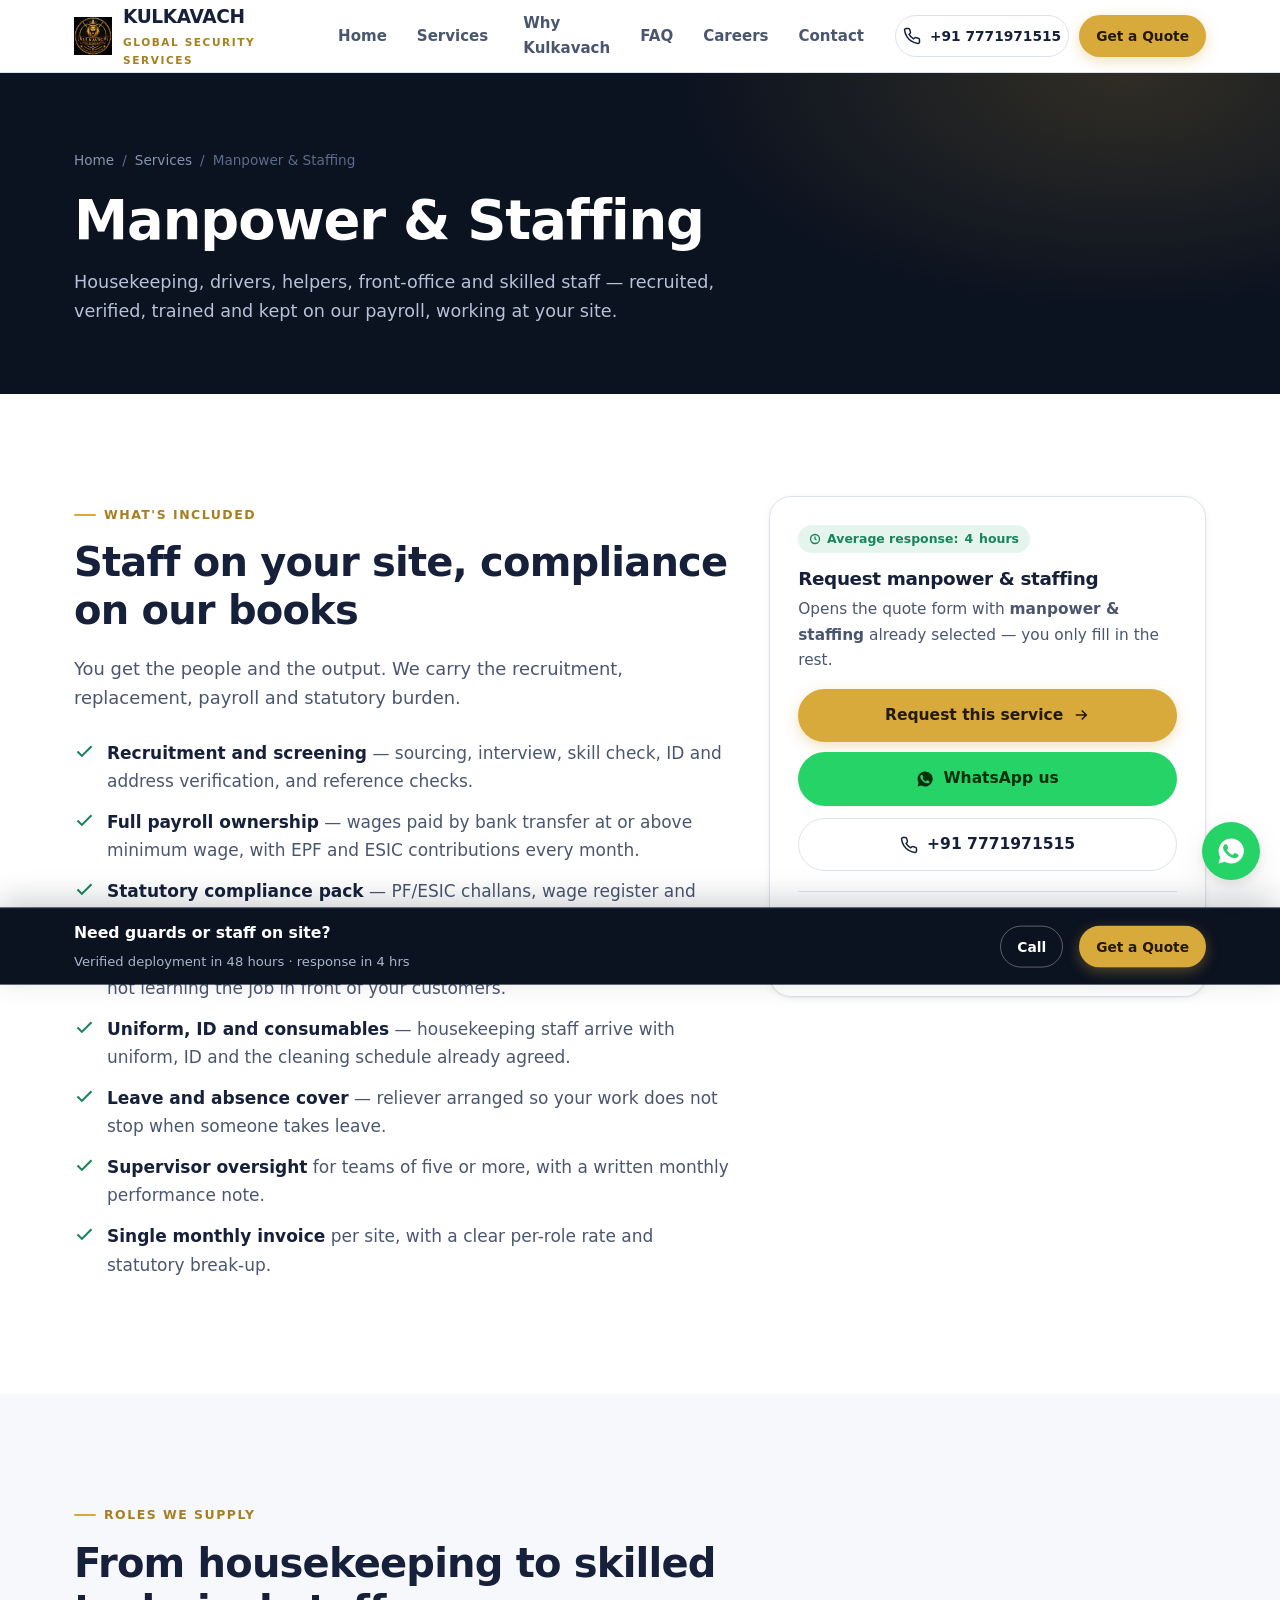
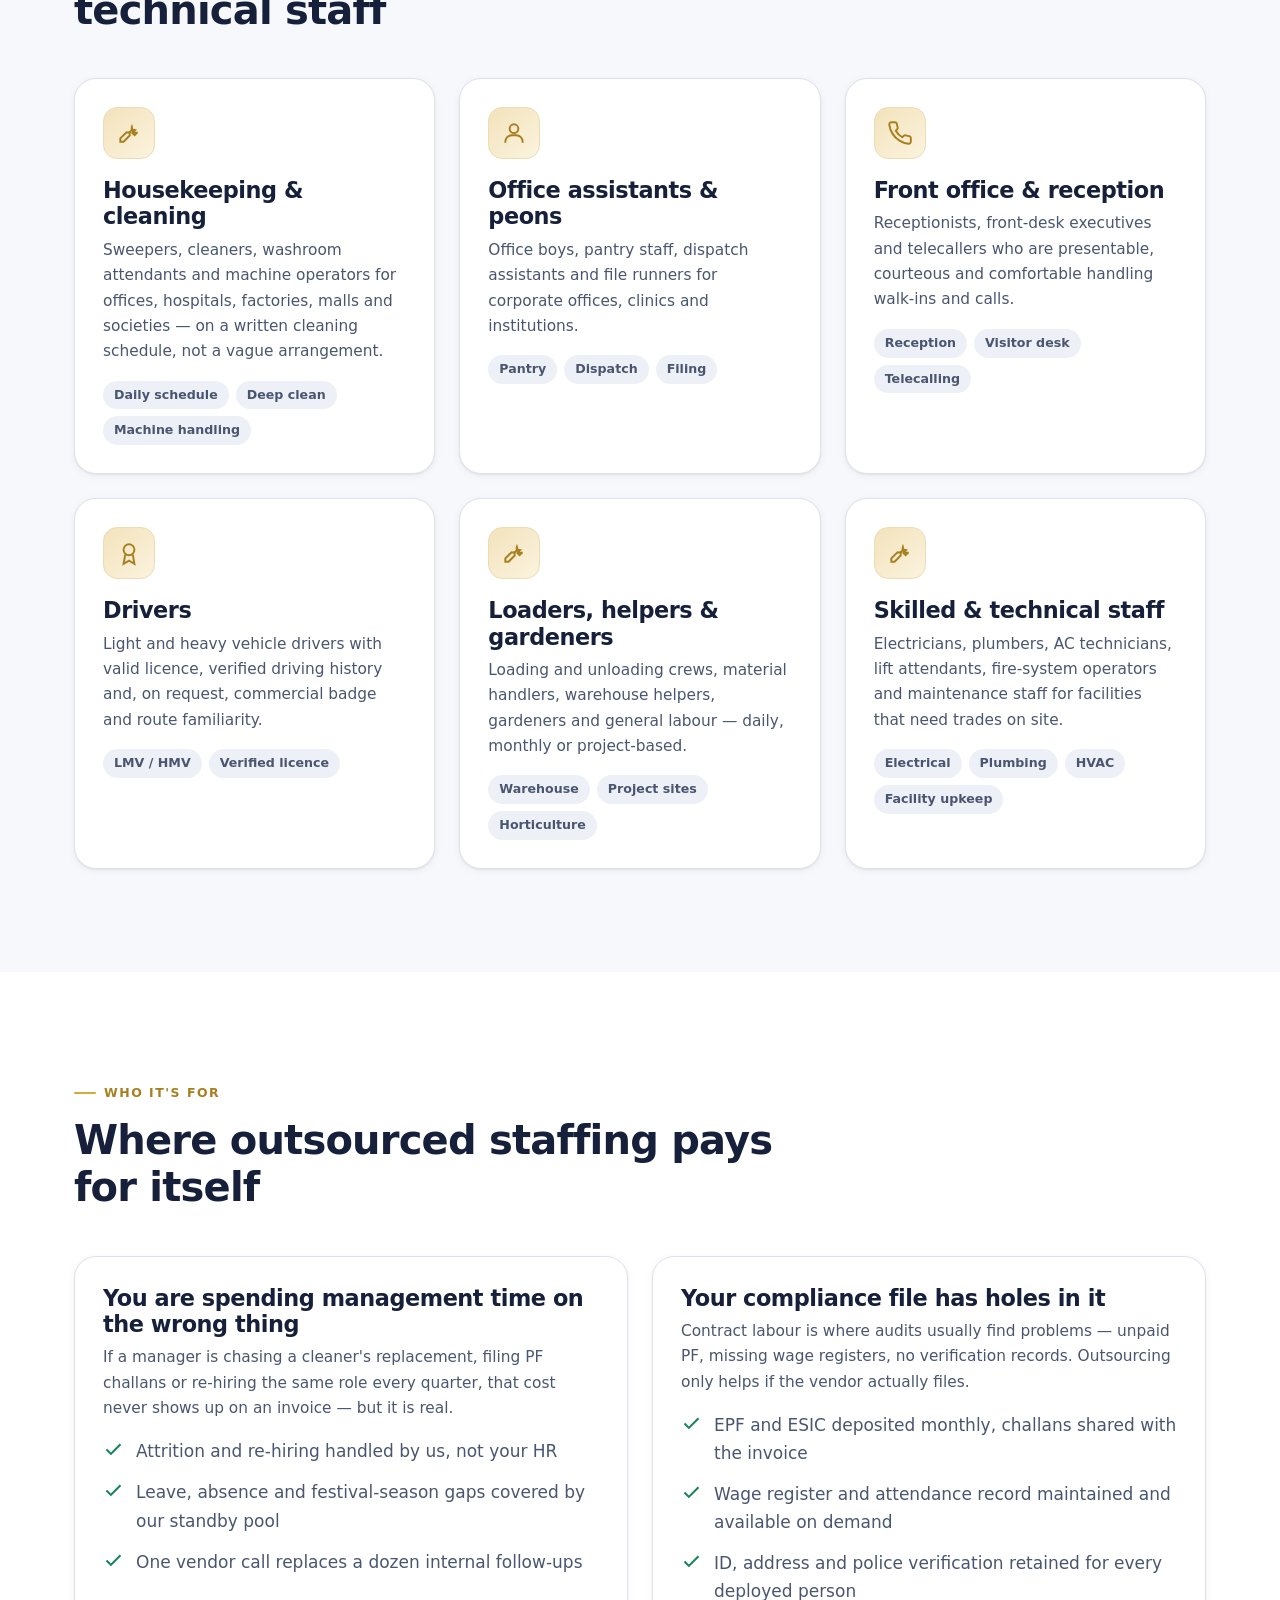
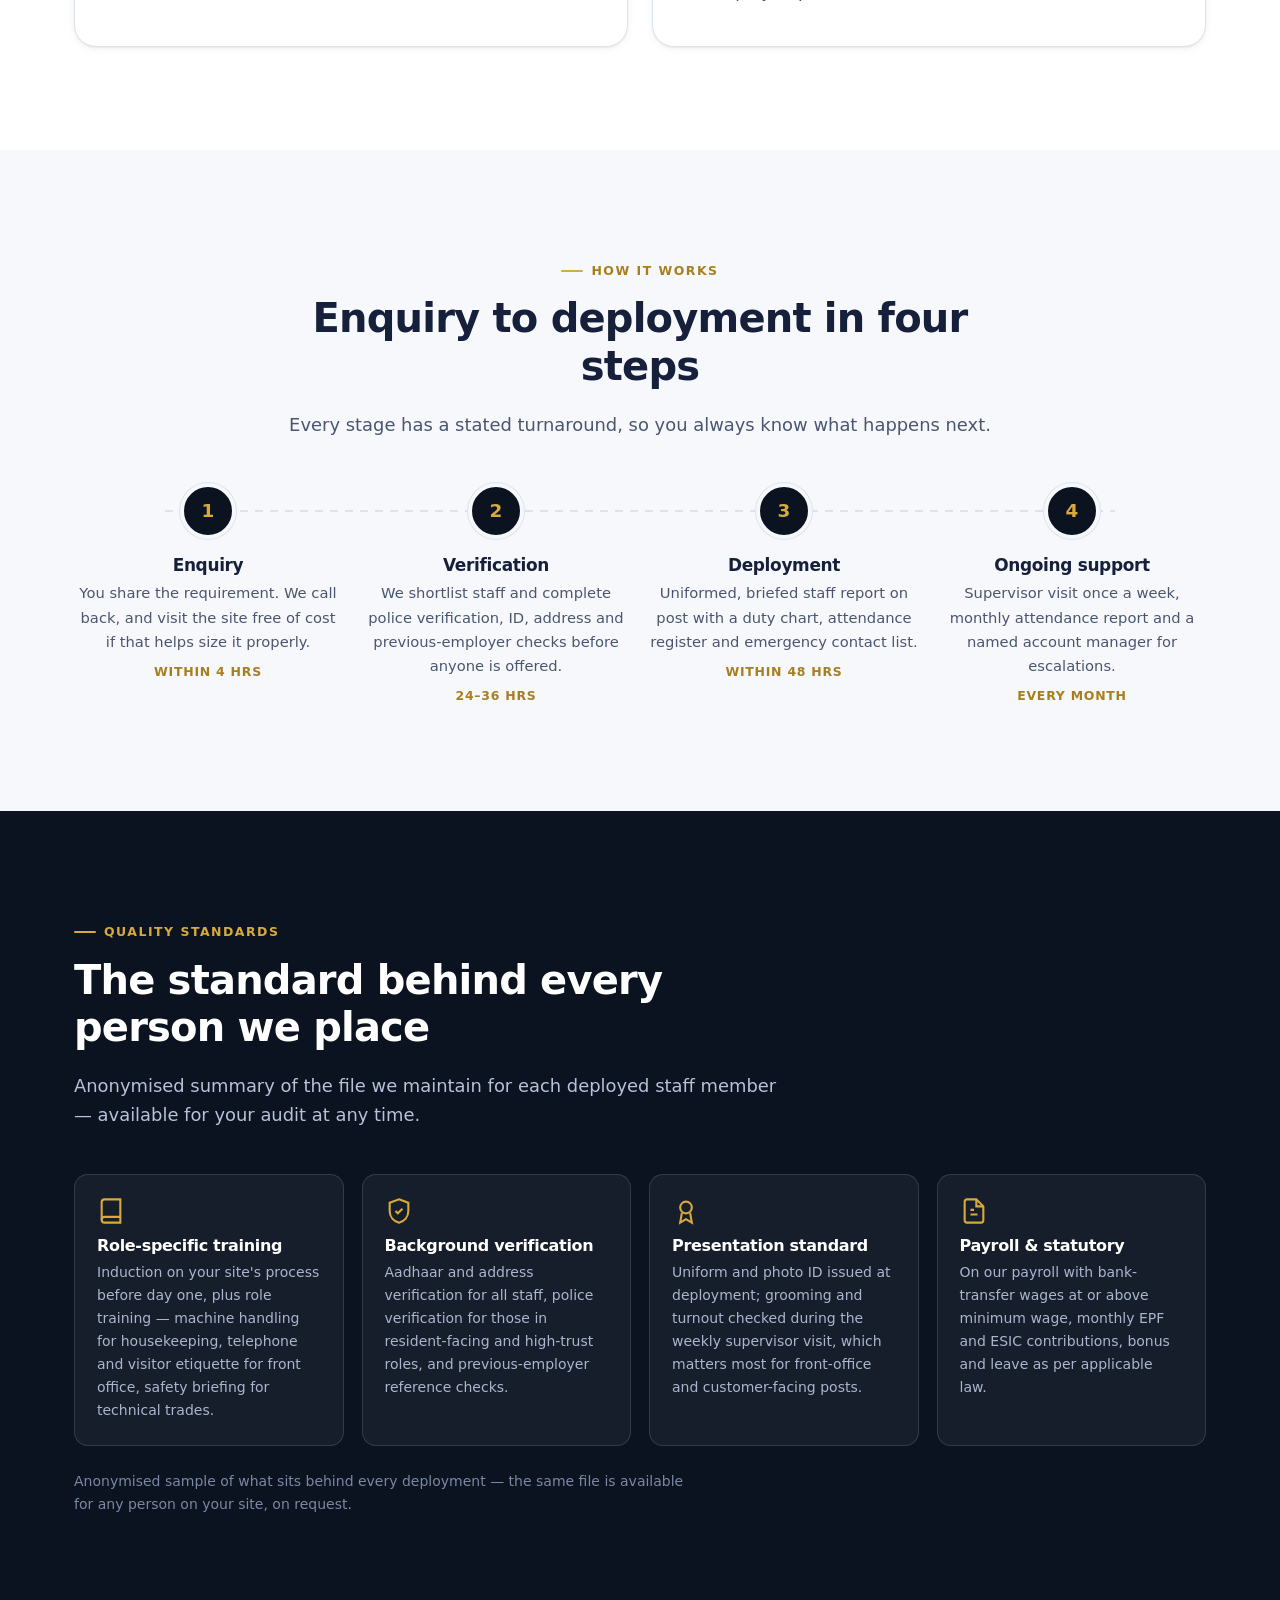
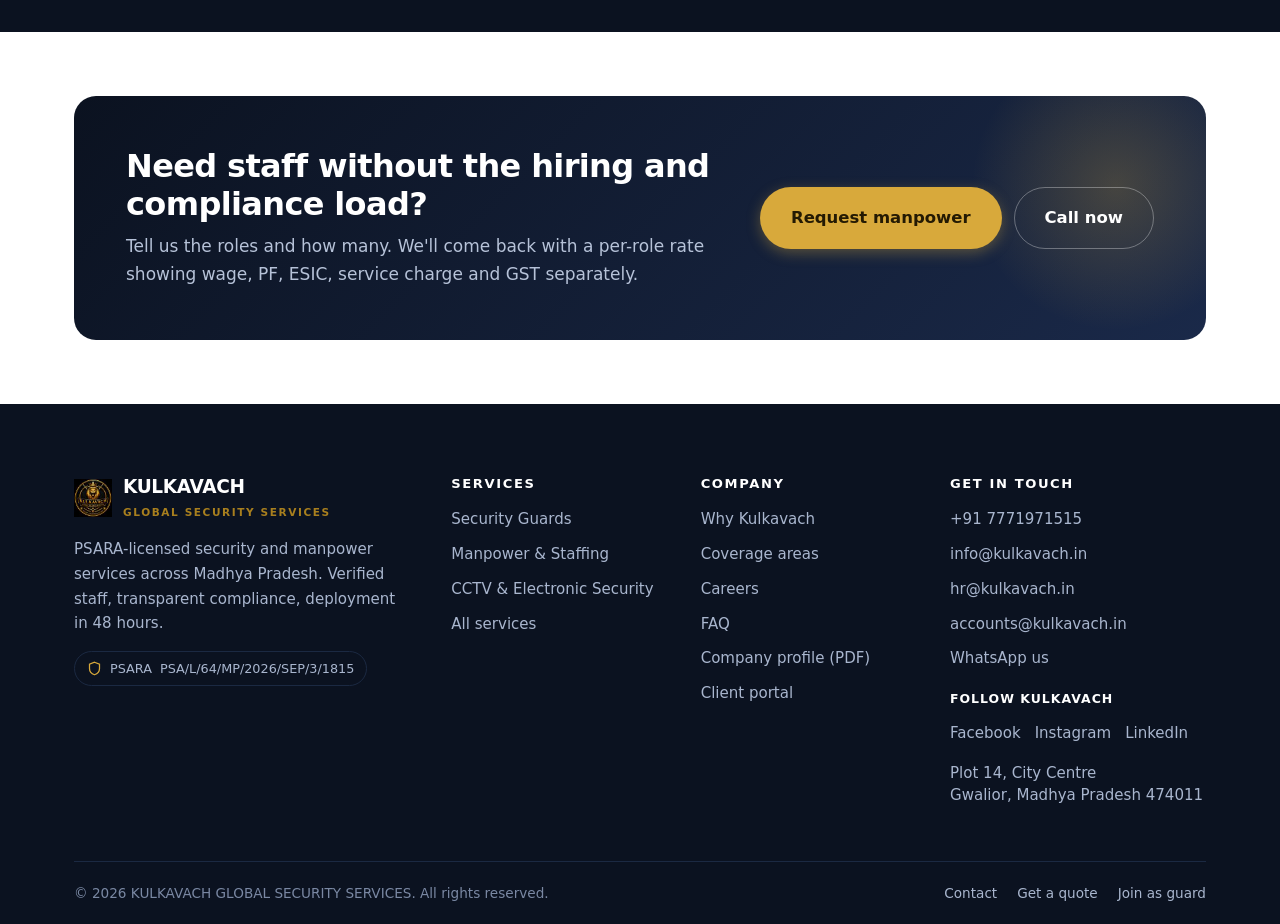
<file: manpower.html>
<!DOCTYPE html>
<html lang="en-IN">
<head>
<meta charset="utf-8">
<meta name="viewport" content="width=device-width, initial-scale=1">
<title>Manpower &amp; Staffing — Housekeeping, Drivers &amp; Skilled Staff | Kulkavach</title>
<meta name="description" content="Outsourced manpower across Madhya Pradesh: housekeeping, office assistants, drivers, helpers, front office and skilled technical staff. Fully EPF/ESIC compliant.">
<meta name="theme-color" content="#0B1220">
<link rel="icon" href="assets/img/kulkavach-logo.jpg" type="image/jpeg">
<meta property="og:title" content="Manpower &amp; Staffing — Housekeeping, Drivers &amp; Skilled Staff | Kulkavach">
<meta property="og:description" content="Outsourced manpower across Madhya Pradesh: housekeeping, office assistants, drivers, helpers, front office and skilled technical staff. Fully EPF/ESIC compliant.">
<meta property="og:image" content="assets/img/og-cover.svg">
<link rel="stylesheet" href="assets/css/style.css">
</head>
<body data-wa-service="Manpower &amp; Staffing">

<a class="skip" href="#main">Skip to content</a>

<header class="header">
  <div class="wrap header__inner">
    <a class="brand" href="index.html" aria-label="Kulkavach — home">
      <img class="brand__mark" src="assets/img/kulkavach-logo.jpg" alt="" aria-hidden="true">
      <span><span class="brand__name" data-kv="brand.name">Kulkavach</span>
      <span class="brand__tag" data-kv="brand.tagline">Security &amp; Manpower</span></span>
    </a>

    <nav class="nav" id="primary-nav" aria-label="Primary">
      <a href="index.html">Home</a>
      <div class="nav__item">
        <button class="nav__toggle" type="button" aria-expanded="false" aria-haspopup="true">
          Services
          <svg viewBox="0 0 12 8" fill="none" stroke="currentColor" stroke-width="2" aria-hidden="true"><path d="M1 1l5 5 5-5"/></svg>
        </button>
        <ul class="nav__menu">
          <li><a href="security-guards.html"><strong>Security Guards</strong><span>Armed, unarmed, supervisors, bouncers</span></a></li>
          <li><a href="manpower.html" aria-current="page"><strong>Manpower &amp; Staffing</strong><span>Housekeeping, drivers, helpers, skilled labour</span></a></li>
          <li><a href="cctv-surveillance.html"><strong>CCTV &amp; Electronic Security</strong><span>Install, monitor, maintain</span></a></li>
          <li><a href="services.html"><strong>All services</strong><span>Compare and choose</span></a></li>
        </ul>
      </div>
      <a href="about.html">Why Kulkavach</a>
      <a href="faq.html">FAQ</a>
      <a href="careers.html">Careers</a>
      <a href="contact.html">Contact</a>
    </nav>

    <div class="header__cta">
      <a class="btn btn--ghost btn--sm btn--phone" data-kv-href="tel:contact.phonePrimary" href="#">
        <svg viewBox="0 0 24 24" fill="none" stroke="currentColor" stroke-width="2" aria-hidden="true"><path d="M22 16.9v3a2 2 0 01-2.2 2 19.8 19.8 0 01-8.6-3.1 19.5 19.5 0 01-6-6A19.8 19.8 0 012.1 4.2 2 2 0 014.1 2h3a2 2 0 012 1.7c.1 1 .4 1.9.7 2.8a2 2 0 01-.5 2.1L8.1 9.9a16 16 0 006 6l1.3-1.2a2 2 0 012.1-.5c.9.3 1.8.6 2.8.7a2 2 0 011.7 2z"/></svg>
        <span data-kv="contact.phonePrimary">+91 7771971515</span>
      </a>
      <a class="btn btn--primary btn--sm" href="quote.html">Get a Quote</a>
      <button class="burger" type="button" aria-label="Menu" aria-expanded="false" aria-controls="primary-nav"><span></span></button>
    </div>
  </div>
</header>

<main id="main">

<section class="pagehead">
  <div class="wrap">
    <nav class="crumbs" aria-label="Breadcrumb">
      <a href="index.html">Home</a><span>/</span><a href="services.html">Services</a><span>/</span><span>Manpower &amp; Staffing</span>
    </nav>
    <h1>Manpower &amp; Staffing</h1>
    <p>Housekeeping, drivers, helpers, front-office and skilled staff — recruited, verified, trained and kept on our payroll, working at your site.</p>
  </div>
</section>

<section class="section">
  <div class="wrap">
    <div class="grid" style="grid-template-columns:1.5fr 1fr;gap:40px;align-items:start">
      <div>
        <span class="eyebrow">What's included</span>
        <h2>Staff on your site, compliance on our books</h2>
        <p class="lede">You get the people and the output. We carry the recruitment, replacement, payroll and statutory burden.</p>
        <ul class="checks" style="margin-top:26px"><li><svg viewBox="0 0 24 24" fill="none" stroke="currentColor" stroke-width="2.4"><path d="M20 6L9 17l-5-5"/></svg><span><strong>Recruitment and screening</strong> — sourcing, interview, skill check, ID and address verification, and reference checks.</span></li><li><svg viewBox="0 0 24 24" fill="none" stroke="currentColor" stroke-width="2.4"><path d="M20 6L9 17l-5-5"/></svg><span><strong>Full payroll ownership</strong> — wages paid by bank transfer at or above minimum wage, with EPF and ESIC contributions every month.</span></li><li><svg viewBox="0 0 24 24" fill="none" stroke="currentColor" stroke-width="2.4"><path d="M20 6L9 17l-5-5"/></svg><span><strong>Statutory compliance pack</strong> — PF/ESIC challans, wage register and attendance summary attached to each invoice.</span></li><li><svg viewBox="0 0 24 24" fill="none" stroke="currentColor" stroke-width="2.4"><path d="M20 6L9 17l-5-5"/></svg><span><strong>Trained on your process</strong> — site induction before day one, so staff are not learning the job in front of your customers.</span></li><li><svg viewBox="0 0 24 24" fill="none" stroke="currentColor" stroke-width="2.4"><path d="M20 6L9 17l-5-5"/></svg><span><strong>Uniform, ID and consumables</strong> — housekeeping staff arrive with uniform, ID and the cleaning schedule already agreed.</span></li><li><svg viewBox="0 0 24 24" fill="none" stroke="currentColor" stroke-width="2.4"><path d="M20 6L9 17l-5-5"/></svg><span><strong>Leave and absence cover</strong> — reliever arranged so your work does not stop when someone takes leave.</span></li><li><svg viewBox="0 0 24 24" fill="none" stroke="currentColor" stroke-width="2.4"><path d="M20 6L9 17l-5-5"/></svg><span><strong>Supervisor oversight</strong> for teams of five or more, with a written monthly performance note.</span></li><li><svg viewBox="0 0 24 24" fill="none" stroke="currentColor" stroke-width="2.4"><path d="M20 6L9 17l-5-5"/></svg><span><strong>Single monthly invoice</strong> per site, with a clear per-role rate and statutory break-up.</span></li></ul>
      </div>
      
      <aside>
        <div class="card" style="position:sticky;top:calc(var(--header-h) + 20px)">
          <span class="badge-inline badge-inline--ok" style="margin-bottom:14px">
            <svg viewBox="0 0 24 24" fill="none" stroke="currentColor" stroke-width="2.6" width="12" height="12"><circle cx="12" cy="12" r="9"/><path d="M12 7v5l3 2"/></svg>
            Average response: <span data-response-hours>4</span> hours
          </span>
          <h3 style="font-size:1.15rem">Request manpower &amp; staffing</h3>
          <p class="small muted">Opens the quote form with <strong>manpower &amp; staffing</strong> already selected — you only fill in the rest.</p>
          <a class="btn btn--primary btn--block" href="quote.html?service=manpower">
            Request this service <svg viewBox="0 0 24 24" fill="none" stroke="currentColor" stroke-width="2.2"><path d="M5 12h14M13 6l6 6-6 6"/></svg>
          </a>
          <div class="btn-row" style="flex-direction:column;margin-top:10px">
            <a class="btn btn--wa btn--block" data-kv-href="wa" href="#" rel="noopener"><svg viewBox="0 0 24 24" fill="currentColor" aria-hidden="true"><path d="M12 2a10 10 0 00-8.6 15L2 22l5.2-1.4A10 10 0 1012 2zm5.8 14.2c-.2.7-1.4 1.3-2 1.4-.5.1-1.2.1-1.9-.1-.4-.1-1-.3-1.8-.6-3-1.3-5-4.4-5.2-4.6-.1-.2-1.2-1.6-1.2-3s.7-2.1 1-2.4c.3-.3.6-.4.8-.4h.6c.2 0 .4 0 .7.5l.9 2.2c.1.2.1.4 0 .6l-.4.6-.3.3c-.1.2-.3.4-.1.7.2.3.8 1.3 1.7 2.1 1.2 1 2.1 1.4 2.4 1.5.3.1.5.1.7-.1l1-1.2c.2-.2.4-.2.6-.1l2.1 1c.3.1.5.2.5.4.1.1.1.8-.1 1.2z"/></svg> WhatsApp us</a>
            <a class="btn btn--ghost btn--block" data-kv-href="tel:contact.phonePrimary" href="#"><svg viewBox="0 0 24 24" fill="none" stroke="currentColor" stroke-width="2" aria-hidden="true"><path d="M22 16.9v3a2 2 0 01-2.2 2 19.8 19.8 0 01-8.6-3.1 19.5 19.5 0 01-6-6A19.8 19.8 0 012.1 4.2 2 2 0 014.1 2h3a2 2 0 012 1.7c.1 1 .4 1.9.7 2.8a2 2 0 01-.5 2.1L8.1 9.9a16 16 0 006 6l1.3-1.2a2 2 0 012.1-.5c.9.3 1.8.6 2.8.7a2 2 0 011.7 2z"/></svg> <span data-kv="contact.phonePrimary">—</span></a>
          </div>
          <hr class="divider" style="margin:20px 0">
          <img class="seal-badge seal-badge--block" src="assets/img/psara-badge-light.svg" alt="PSARA Licensed &amp; Verified — Govt. of Madhya Pradesh" width="320" height="60" loading="lazy">
        </div>
      </aside>

    </div>
  </div>
</section>

<section class="section section--paper2">
  <div class="wrap">
    <div class="section-head">
      <span class="eyebrow">Roles we supply</span>
      <h2>From housekeeping to skilled technical staff</h2>
    </div>
    <div class="grid g-3"><div class="card reveal">
        <span class="card__icon"><svg viewBox="0 0 24 24" fill="none" stroke="currentColor" stroke-width="1.8"><path d="M14.7 6.3a4 4 0 01-5 5L4 17v3h3l5.7-5.7a4 4 0 015-5l-2.6 2.6 2.1 2.1 2.6-2.6a4 4 0 01-5.1-5.1z"/></svg></span>
        <h3>Housekeeping &amp; cleaning</h3><p>Sweepers, cleaners, washroom attendants and machine operators for offices, hospitals, factories, malls and societies — on a written cleaning schedule, not a vague arrangement.</p><ul class="taglist"><li>Daily schedule</li><li>Deep clean</li><li>Machine handling</li></ul></div><div class="card reveal">
        <span class="card__icon"><svg viewBox="0 0 24 24" fill="none" stroke="currentColor" stroke-width="1.8"><circle cx="12" cy="8" r="4"/><path d="M4 21v-1a6 6 0 016-6h4a6 6 0 016 6v1"/></svg></span>
        <h3>Office assistants &amp; peons</h3><p>Office boys, pantry staff, dispatch assistants and file runners for corporate offices, clinics and institutions.</p><ul class="taglist"><li>Pantry</li><li>Dispatch</li><li>Filing</li></ul></div><div class="card reveal">
        <span class="card__icon"><svg viewBox="0 0 24 24" fill="none" stroke="currentColor" stroke-width="1.8"><path d="M22 16.9v3a2 2 0 01-2.2 2 19.8 19.8 0 01-8.6-3.1 19.5 19.5 0 01-6-6A19.8 19.8 0 012.1 4.2 2 2 0 014.1 2h3a2 2 0 012 1.7c.1 1 .4 1.9.7 2.8a2 2 0 01-.5 2.1L8.1 9.9a16 16 0 006 6l1.3-1.2a2 2 0 012.1-.5c.9.3 1.8.6 2.8.7a2 2 0 011.7 2z"/></svg></span>
        <h3>Front office &amp; reception</h3><p>Receptionists, front-desk executives and telecallers who are presentable, courteous and comfortable handling walk-ins and calls.</p><ul class="taglist"><li>Reception</li><li>Visitor desk</li><li>Telecalling</li></ul></div><div class="card reveal">
        <span class="card__icon"><svg viewBox="0 0 24 24" fill="none" stroke="currentColor" stroke-width="1.8"><circle cx="12" cy="9" r="5"/><path d="M8.5 13.5L7 22l5-3 5 3-1.5-8.5"/></svg></span>
        <h3>Drivers</h3><p>Light and heavy vehicle drivers with valid licence, verified driving history and, on request, commercial badge and route familiarity.</p><ul class="taglist"><li>LMV / HMV</li><li>Verified licence</li></ul></div><div class="card reveal">
        <span class="card__icon"><svg viewBox="0 0 24 24" fill="none" stroke="currentColor" stroke-width="1.8"><path d="M14.7 6.3a4 4 0 01-5 5L4 17v3h3l5.7-5.7a4 4 0 015-5l-2.6 2.6 2.1 2.1 2.6-2.6a4 4 0 01-5.1-5.1z"/></svg></span>
        <h3>Loaders, helpers &amp; gardeners</h3><p>Loading and unloading crews, material handlers, warehouse helpers, gardeners and general labour — daily, monthly or project-based.</p><ul class="taglist"><li>Warehouse</li><li>Project sites</li><li>Horticulture</li></ul></div><div class="card reveal">
        <span class="card__icon"><svg viewBox="0 0 24 24" fill="none" stroke="currentColor" stroke-width="1.8"><path d="M14.7 6.3a4 4 0 01-5 5L4 17v3h3l5.7-5.7a4 4 0 015-5l-2.6 2.6 2.1 2.1 2.6-2.6a4 4 0 01-5.1-5.1z"/></svg></span>
        <h3>Skilled &amp; technical staff</h3><p>Electricians, plumbers, AC technicians, lift attendants, fire-system operators and maintenance staff for facilities that need trades on site.</p><ul class="taglist"><li>Electrical</li><li>Plumbing</li><li>HVAC</li><li>Facility upkeep</li></ul></div></div>
  </div>
</section>

<section class="section">
  <div class="wrap">
    <div class="section-head">
      <span class="eyebrow">Who it's for</span>
      <h2>Where outsourced staffing pays for itself</h2>
    </div>
    <div class="grid g-2">
      <div class="card reveal">
        <h3>You are spending management time on the wrong thing</h3>
        <p class="muted">If a manager is chasing a cleaner's replacement, filing PF challans or re-hiring the same role every quarter, that cost never shows up on an invoice — but it is real.</p>
        <ul class="checks" style="margin-top:16px"><li><svg viewBox="0 0 24 24" fill="none" stroke="currentColor" stroke-width="2.4"><path d="M20 6L9 17l-5-5"/></svg><span>Attrition and re-hiring handled by us, not your HR</span></li><li><svg viewBox="0 0 24 24" fill="none" stroke="currentColor" stroke-width="2.4"><path d="M20 6L9 17l-5-5"/></svg><span>Leave, absence and festival-season gaps covered by our standby pool</span></li><li><svg viewBox="0 0 24 24" fill="none" stroke="currentColor" stroke-width="2.4"><path d="M20 6L9 17l-5-5"/></svg><span>One vendor call replaces a dozen internal follow-ups</span></li></ul>
      </div>
      <div class="card reveal">
        <h3>Your compliance file has holes in it</h3>
        <p class="muted">Contract labour is where audits usually find problems — unpaid PF, missing wage registers, no verification records. Outsourcing only helps if the vendor actually files.</p>
        <ul class="checks" style="margin-top:16px"><li><svg viewBox="0 0 24 24" fill="none" stroke="currentColor" stroke-width="2.4"><path d="M20 6L9 17l-5-5"/></svg><span>EPF and ESIC deposited monthly, challans shared with the invoice</span></li><li><svg viewBox="0 0 24 24" fill="none" stroke="currentColor" stroke-width="2.4"><path d="M20 6L9 17l-5-5"/></svg><span>Wage register and attendance record maintained and available on demand</span></li><li><svg viewBox="0 0 24 24" fill="none" stroke="currentColor" stroke-width="2.4"><path d="M20 6L9 17l-5-5"/></svg><span>ID, address and police verification retained for every deployed person</span></li></ul>
      </div>
    </div>
  </div>
</section>

<section class="section section--paper2">
  <div class="wrap">
    <div class="section-head center">
      <span class="eyebrow">How it works</span>
      <h2>Enquiry to deployment in four steps</h2>
      <p class="lede">Every stage has a stated turnaround, so you always know what happens next.</p>
    </div>
    <div class="timeline reveal">
      <div class="step">
        <div class="step__num">1</div><h3>Enquiry</h3>
        <p>You share the requirement. We call back, and visit the site free of cost if that helps size it properly.</p>
        <span class="step__meta">Within <span data-response-hours>4</span> hrs</span>
      </div>
      <div class="step">
        <div class="step__num">2</div><h3>Verification</h3>
        <p>We shortlist staff and complete police verification, ID, address and previous-employer checks before anyone is offered.</p>
        <span class="step__meta">24–36 hrs</span>
      </div>
      <div class="step">
        <div class="step__num">3</div><h3>Deployment</h3>
        <p>Uniformed, briefed staff report on post with a duty chart, attendance register and emergency contact list.</p>
        <span class="step__meta">Within 48 hrs</span>
      </div>
      <div class="step">
        <div class="step__num">4</div><h3>Ongoing support</h3>
        <p>Supervisor visit once a week, monthly attendance report and a named account manager for escalations.</p>
        <span class="step__meta">Every month</span>
      </div>
    </div>
  </div>
</section>

<section class="section section--dark">
  <div class="wrap">
    <div class="section-head">
      <span class="eyebrow">Quality standards</span>
      <h2>The standard behind every person we place</h2>
      <p class="lede" style="color:#B6C2D8">Anonymised summary of the file we maintain for each deployed staff member — available for your audit at any time.</p>
    </div>
    <div class="compliance reveal"><div class="comp"><svg viewBox="0 0 24 24" fill="none" stroke="currentColor" stroke-width="1.8"><path d="M4 19.5A2.5 2.5 0 016.5 17H20"/><path d="M6.5 2H20v20H6.5A2.5 2.5 0 014 19.5v-15A2.5 2.5 0 016.5 2z"/></svg>
        <h4>Role-specific training</h4><p>Induction on your site's process before day one, plus role training — machine handling for housekeeping, telephone and visitor etiquette for front office, safety briefing for technical trades.</p></div><div class="comp"><svg viewBox="0 0 24 24" fill="none" stroke="currentColor" stroke-width="1.8"><path d="M12 2l8 3v7c0 5-3.5 8.7-8 10-4.5-1.3-8-5-8-10V5l8-3z"/><path d="M9 12l2 2 4-4"/></svg>
        <h4>Background verification</h4><p>Aadhaar and address verification for all staff, police verification for those in resident-facing and high-trust roles, and previous-employer reference checks.</p></div><div class="comp"><svg viewBox="0 0 24 24" fill="none" stroke="currentColor" stroke-width="1.8"><circle cx="12" cy="9" r="5"/><path d="M8.5 13.5L7 22l5-3 5 3-1.5-8.5"/></svg>
        <h4>Presentation standard</h4><p>Uniform and photo ID issued at deployment; grooming and turnout checked during the weekly supervisor visit, which matters most for front-office and customer-facing posts.</p></div><div class="comp"><svg viewBox="0 0 24 24" fill="none" stroke="currentColor" stroke-width="1.8"><path d="M14 2H6a2 2 0 00-2 2v16a2 2 0 002 2h12a2 2 0 002-2V8z"/><path d="M14 2v6h6M9 15h6M9 11h3"/></svg>
        <h4>Payroll &amp; statutory</h4><p>On our payroll with bank-transfer wages at or above minimum wage, monthly EPF and ESIC contributions, bonus and leave as per applicable law.</p></div></div>
    <p class="small" style="color:#7A88A3;margin-top:24px;max-width:70ch">
      Anonymised sample of what sits behind every deployment — the same file is available for any person on your site, on request.
    </p>
  </div>
</section>

<section class="section section--tight">
  <div class="wrap">
    <div class="ctaband reveal">
      <div>
        <h2>Need staff without the hiring and compliance load?</h2>
        <p>Tell us the roles and how many. We'll come back with a per-role rate showing wage, PF, ESIC, service charge and GST separately.</p>
      </div>
      <div class="btn-row">
        <a class="btn btn--primary btn--lg" href="quote.html?service=manpower">Request manpower</a>
        <a class="btn btn--ghost-light btn--lg" data-kv-href="tel:contact.phonePrimary" href="#">Call now</a>
      </div>
    </div>
  </div>
</section>

</main>

<footer class="footer">
  <div class="wrap">
    <div class="footer__grid">
      <div>
        <a class="brand" href="index.html" style="margin-bottom:16px">
          <img class="brand__mark" src="assets/img/kulkavach-logo.jpg" alt="" aria-hidden="true">
          <span><span class="brand__name" data-kv="brand.name">Kulkavach</span>
          <span class="brand__tag" data-kv="brand.tagline">Security &amp; Manpower</span></span>
        </a>
        <p style="max-width:34ch">PSARA-licensed security and manpower services across Madhya Pradesh. Verified staff, transparent compliance, deployment in 48 hours.</p>
        <span class="footer__lic">
          <svg viewBox="0 0 24 24" fill="none" stroke="currentColor" stroke-width="2"><path d="M12 2l8 3v7c0 5-3.5 8.7-8 10-4.5-1.3-8-5-8-10V5l8-3z"/></svg>
          PSARA <span data-kv="compliance.psaraNumber">—</span>
        </span>
      </div>
      <div>
        <h4>Services</h4>
        <ul>
          <li><a href="security-guards.html">Security Guards</a></li>
          <li><a href="manpower.html">Manpower &amp; Staffing</a></li>
          <li><a href="cctv-surveillance.html">CCTV &amp; Electronic Security</a></li>
          <li><a href="services.html">All services</a></li>
        </ul>
      </div>
      <div>
        <h4>Company</h4>
        <ul>
          <li><a href="about.html">Why Kulkavach</a></li>
          <li><a href="index.html#coverage">Coverage areas</a></li>
          <li><a href="careers.html">Careers</a></li>
          <li><a href="faq.html">FAQ</a></li>
          <li><a href="company-profile.html">Company profile (PDF)</a></li>
          <li><a href="portal.html">Client portal</a></li>
        </ul>
      </div>
      <div>
        <h4>Get in touch</h4>
        <ul>
          <li><a data-kv-href="tel:contact.phonePrimary" href="#"><span data-kv="contact.phonePrimary">—</span></a></li>
          <li><a data-kv-href="mailto:contact.email" href="#"><span data-kv="contact.email">info@kulkavach.in</span></a></li>
          <li><a data-kv-href="mailto:contact.emailHR" href="#"><span data-kv="contact.emailHR">hr@kulkavach.in</span></a></li>
          <li><a data-kv-href="mailto:contact.emailAccounts" href="#"><span data-kv="contact.emailAccounts">accounts@kulkavach.in</span></a></li>
          <li><a data-kv-href="wa" href="#">WhatsApp us</a></li>
          <li class="footer__social-heading">Follow Kulkavach</li>
          <li class="footer__social">
            <a data-kv-href="contact.social.facebook" href="#" target="_blank" rel="noopener noreferrer" aria-label="Facebook">Facebook</a>
            <a data-kv-href="contact.social.instagram" href="#" target="_blank" rel="noopener noreferrer" aria-label="Instagram">Instagram</a>
            <a data-kv-href="contact.social.linkedin" href="#" target="_blank" rel="noopener noreferrer" aria-label="LinkedIn">LinkedIn</a>
          </li>
          <li style="margin-top:14px;line-height:1.5">
            <span data-kv="contact.address.line1">—</span><br>
            <span data-kv="contact.address.line2">—</span>
          </li>
        </ul>
      </div>
    </div>
    <div class="footer__bottom">
      <span>&copy; <span data-kv-year>2026</span> <span data-kv="brand.legalName">Kulkavach</span>. All rights reserved.</span>
      <nav>
        <a href="contact.html">Contact</a>
        <a href="quote.html">Get a quote</a>
        <a href="careers.html">Join as guard</a>
      </nav>
    </div>
  </div>
</footer>

<div class="stickybar" role="region" aria-label="Quick actions">
  <div class="wrap stickybar__inner">
    <div class="stickybar__text">
      <strong>Need guards or staff on site?</strong>
      <span>Verified deployment in 48 hours · response in <span data-response-hours>4</span> hrs</span>
    </div>
    <a class="btn btn--ghost-light btn--sm" data-kv-href="tel:contact.phonePrimary" href="#">Call</a>
    <a class="btn btn--primary btn--sm" href="quote.html">Get a Quote</a>
  </div>
</div>

<div class="fab">
  <div class="fab__wrap">
    <span class="fab__label">Chat with us on WhatsApp</span>
    <a class="fab__btn fab__btn--wa" data-kv-href="wa" href="#" aria-label="Chat on WhatsApp" style="position:relative"><svg viewBox="0 0 24 24" fill="currentColor" aria-hidden="true"><path d="M12 2a10 10 0 00-8.6 15L2 22l5.2-1.4A10 10 0 1012 2zm5.8 14.2c-.2.7-1.4 1.3-2 1.4-.5.1-1.2.1-1.9-.1-.4-.1-1-.3-1.8-.6-3-1.3-5-4.4-5.2-4.6-.1-.2-1.2-1.6-1.2-3s.7-2.1 1-2.4c.3-.3.6-.4.8-.4h.6c.2 0 .4 0 .7.5l.9 2.2c.1.2.1.4 0 .6l-.4.6-.3.3c-.1.2-.3.4-.1.7.2.3.8 1.3 1.7 2.1 1.2 1 2.1 1.4 2.4 1.5.3.1.5.1.7-.1l1-1.2c.2-.2.4-.2.6-.1l2.1 1c.3.1.5.2.5.4.1.1.1.8-.1 1.2z"/></svg></a>
  </div>
</div>

<div class="modal" id="psaraModal" role="dialog" aria-modal="true" aria-labelledby="psaraTitle" aria-hidden="true">
  <div class="modal__box">
    <div class="modal__head">
      <svg class="seal__mark" viewBox="0 0 40 44" fill="none" aria-hidden="true"><path d="M20 2 36 8v13.5C36 31.8 29.2 39.6 20 42 10.8 39.6 4 31.8 4 21.5V8L20 2z" fill="none" stroke="currentColor" stroke-width="2.2"/><path d="M13.5 21.5 18.5 26.5 27 17" stroke="currentColor" stroke-width="2.8" stroke-linecap="round" stroke-linejoin="round"/></svg>
      <div>
        <h3 id="psaraTitle">Licence &amp; compliance</h3>
        <p>Private Security Agencies (Regulation) Act, 2005</p>
      </div>
      <button class="modal__x" type="button" data-modal-close aria-label="Close">&times;</button>
    </div>
    <div class="modal__body">
      <dl class="deflist">
        <dt>Licence number</dt><dd data-kv="compliance.psaraNumber">—</dd>
        <dt>Issuing authority</dt><dd data-kv="compliance.psaraIssuer">—</dd>
        <dt>Valid from</dt><dd data-kv="compliance.psaraValidFrom">—</dd>
        <dt>Valid until</dt><dd data-kv="compliance.psaraValidTo">—</dd>
        <dt>Status</dt><dd class="ok" data-kv="compliance.psaraStatus">—</dd>
        <dt>GSTIN</dt><dd data-kv="compliance.gstin">—</dd>
        <dt>EPF establishment code</dt><dd data-kv="compliance.pfCode">—</dd>
        <dt>ESIC code</dt><dd data-kv="compliance.esicCode">—</dd>
      </dl>
      <p class="note" data-kv="compliance.verifyNote">—</p>
      <div class="btn-row" style="margin-top:20px">
        <a class="btn btn--dark btn--sm" href="company-profile.html">Download company profile</a>
        <a class="btn btn--ghost btn--sm" data-kv-href="tel:contact.phonePrimary" href="#">Call to verify</a>
      </div>
    </div>
  </div>
</div>

<script src="assets/js/config.js"></script>
<script src="assets/js/site.js"></script>
</body>
</html>
</file>
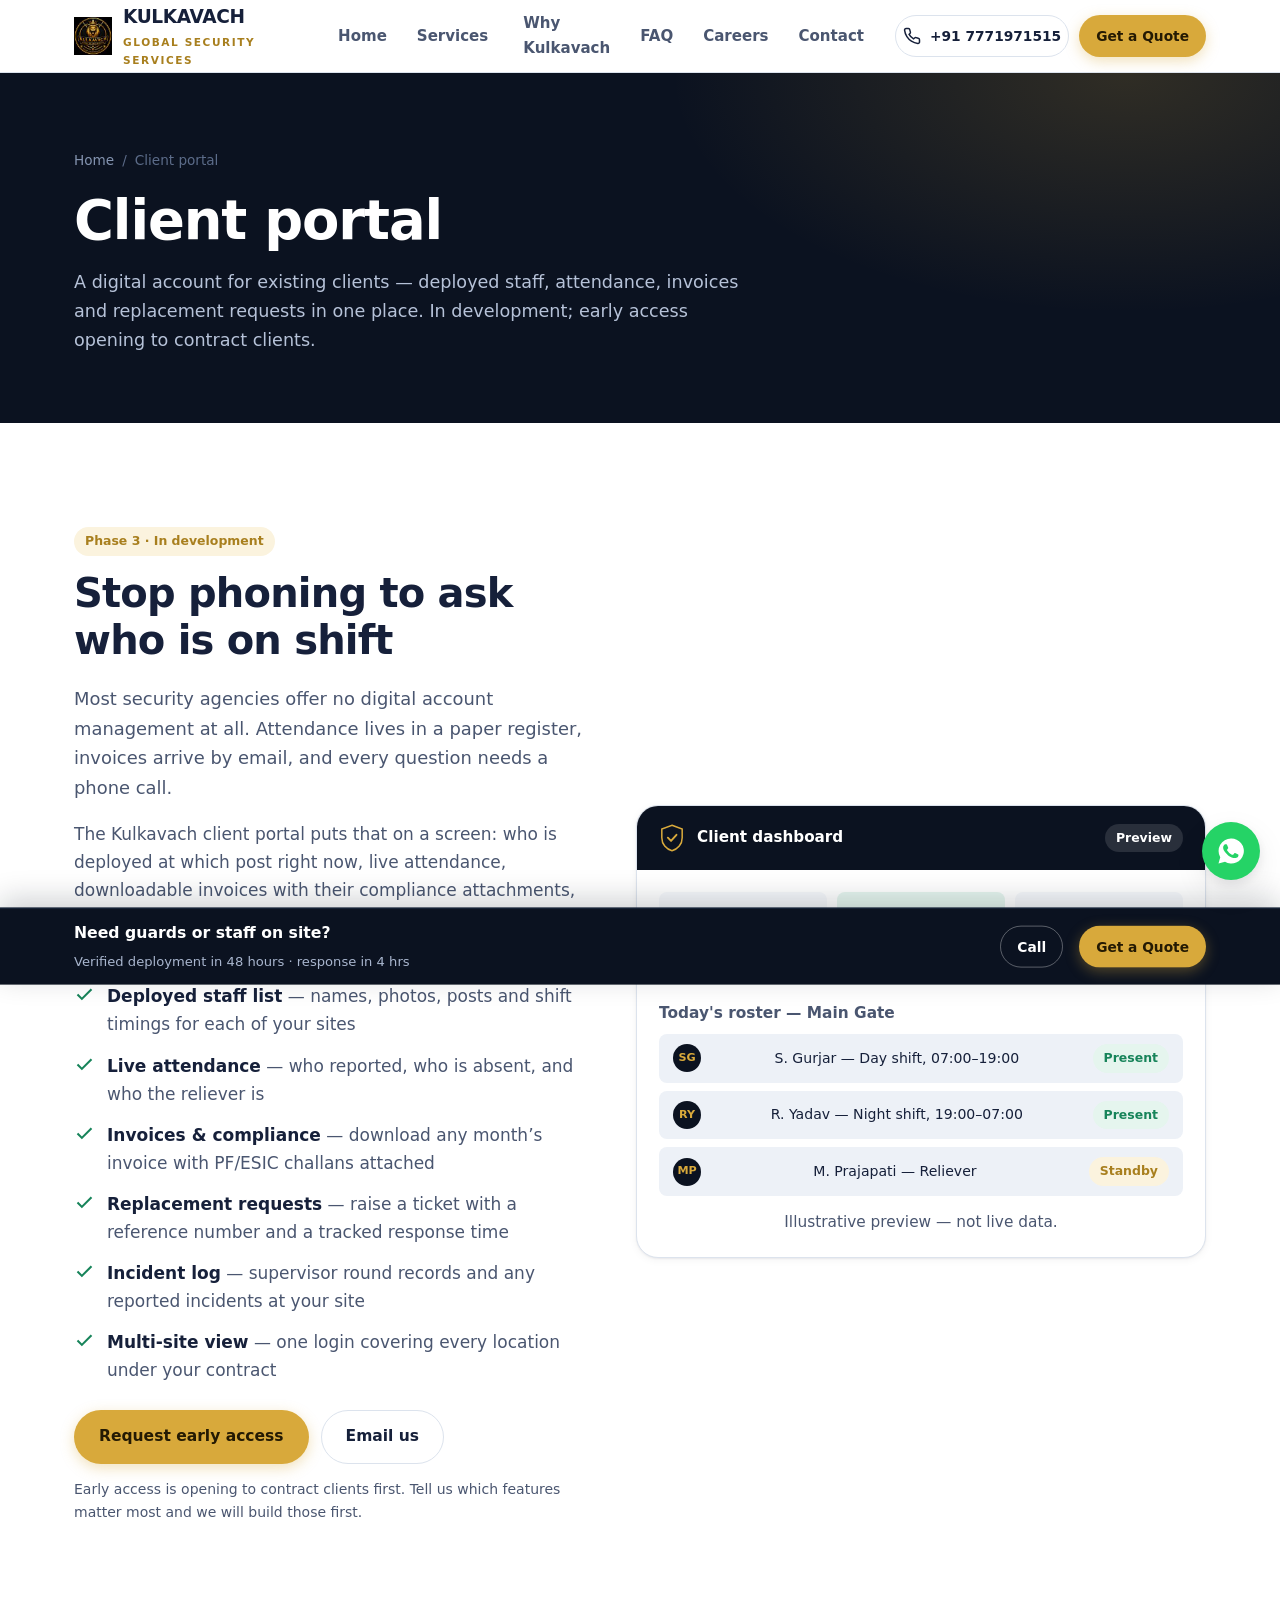
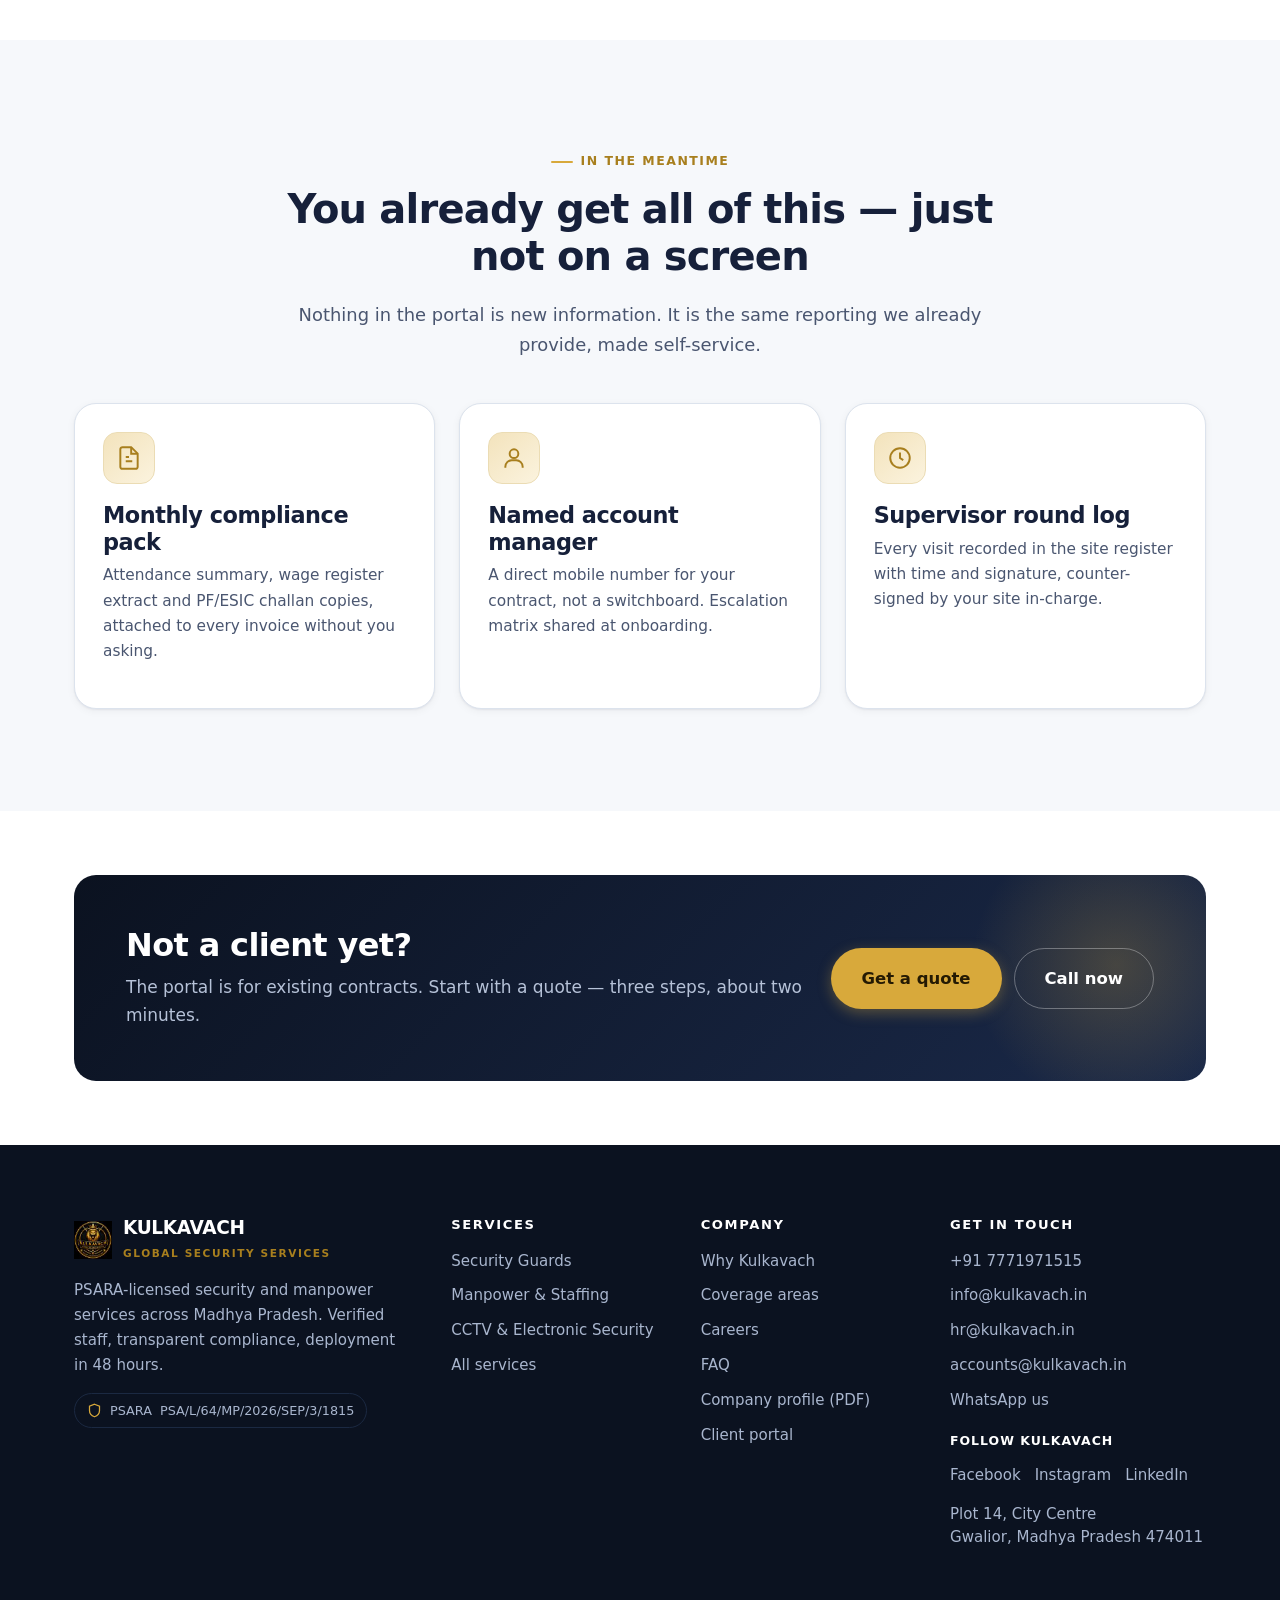
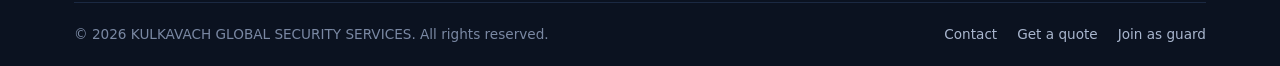
<file: portal.html>
<!DOCTYPE html>
<html lang="en-IN">
<head>
<meta charset="utf-8">
<meta name="viewport" content="width=device-width, initial-scale=1">
<title>Client Portal — Staff, Attendance &amp; Invoices Online | Kulkavach</title>
<meta name="description" content="A digital account for Kulkavach contract clients: deployed staff, live attendance, invoices with compliance attachments and tracked replacement requests. In development.">
<meta name="theme-color" content="#0B1220">
<link rel="icon" href="assets/img/kulkavach-logo.jpg" type="image/jpeg">
<meta property="og:title" content="Client Portal — Staff, Attendance &amp; Invoices Online | Kulkavach">
<meta property="og:description" content="A digital account for Kulkavach contract clients: deployed staff, live attendance, invoices with compliance attachments and tracked replacement requests. In development.">
<meta property="og:image" content="assets/img/og-cover.svg">
<link rel="stylesheet" href="assets/css/style.css">
</head>
<body data-wa-service="Security Guards / Manpower">

<a class="skip" href="#main">Skip to content</a>

<header class="header">
  <div class="wrap header__inner">
    <a class="brand" href="index.html" aria-label="Kulkavach — home">
      <img class="brand__mark" src="assets/img/kulkavach-logo.jpg" alt="" aria-hidden="true">
      <span><span class="brand__name" data-kv="brand.name">Kulkavach</span>
      <span class="brand__tag" data-kv="brand.tagline">Security &amp; Manpower</span></span>
    </a>

    <nav class="nav" id="primary-nav" aria-label="Primary">
      <a href="index.html">Home</a>
      <div class="nav__item">
        <button class="nav__toggle" type="button" aria-expanded="false" aria-haspopup="true">
          Services
          <svg viewBox="0 0 12 8" fill="none" stroke="currentColor" stroke-width="2" aria-hidden="true"><path d="M1 1l5 5 5-5"/></svg>
        </button>
        <ul class="nav__menu">
          <li><a href="security-guards.html"><strong>Security Guards</strong><span>Armed, unarmed, supervisors, bouncers</span></a></li>
          <li><a href="manpower.html"><strong>Manpower &amp; Staffing</strong><span>Housekeeping, drivers, helpers, skilled labour</span></a></li>
          <li><a href="cctv-surveillance.html"><strong>CCTV &amp; Electronic Security</strong><span>Install, monitor, maintain</span></a></li>
          <li><a href="services.html"><strong>All services</strong><span>Compare and choose</span></a></li>
        </ul>
      </div>
      <a href="about.html">Why Kulkavach</a>
      <a href="faq.html">FAQ</a>
      <a href="careers.html">Careers</a>
      <a href="contact.html">Contact</a>
    </nav>

    <div class="header__cta">
      <a class="btn btn--ghost btn--sm btn--phone" data-kv-href="tel:contact.phonePrimary" href="#">
        <svg viewBox="0 0 24 24" fill="none" stroke="currentColor" stroke-width="2" aria-hidden="true"><path d="M22 16.9v3a2 2 0 01-2.2 2 19.8 19.8 0 01-8.6-3.1 19.5 19.5 0 01-6-6A19.8 19.8 0 012.1 4.2 2 2 0 014.1 2h3a2 2 0 012 1.7c.1 1 .4 1.9.7 2.8a2 2 0 01-.5 2.1L8.1 9.9a16 16 0 006 6l1.3-1.2a2 2 0 012.1-.5c.9.3 1.8.6 2.8.7a2 2 0 011.7 2z"/></svg>
        <span data-kv="contact.phonePrimary">+91 7771971515</span>
      </a>
      <a class="btn btn--primary btn--sm" href="quote.html">Get a Quote</a>
      <button class="burger" type="button" aria-label="Menu" aria-expanded="false" aria-controls="primary-nav"><span></span></button>
    </div>
  </div>
</header>

<main id="main">

<section class="pagehead">
  <div class="wrap">
    <nav class="crumbs" aria-label="Breadcrumb">
      <a href="index.html">Home</a><span>/</span><span>Client portal</span>
    </nav>
    <h1>Client portal</h1>
    <p>A digital account for existing clients — deployed staff, attendance, invoices and replacement requests in one place. In development; early access opening to contract clients.</p>
  </div>
</section>

<section class="section">
  <div class="wrap">
    <div class="grid" style="grid-template-columns:1fr 1.1fr;gap:44px;align-items:center">
      <div>
        <span class="badge-inline badge-inline--gold" style="margin-bottom:14px">Phase 3 · In development</span>
        <h2>Stop phoning to ask who is on shift</h2>
        <p class="lede">Most security agencies offer no digital account management at all. Attendance lives in a paper register, invoices arrive by email, and every question needs a phone call.</p>
        <p class="muted">The Kulkavach client portal puts that on a screen: who is deployed at which post right now, live attendance, downloadable invoices with their compliance attachments, and a replacement request that creates a ticket instead of a phone conversation you have to chase.</p>
        <ul class="checks" style="margin-top:22px"><li><svg viewBox="0 0 24 24" fill="none" stroke="currentColor" stroke-width="2.4"><path d="M20 6L9 17l-5-5"/></svg><span><strong>Deployed staff list</strong> — names, photos, posts and shift timings for each of your sites</span></li><li><svg viewBox="0 0 24 24" fill="none" stroke="currentColor" stroke-width="2.4"><path d="M20 6L9 17l-5-5"/></svg><span><strong>Live attendance</strong> — who reported, who is absent, and who the reliever is</span></li><li><svg viewBox="0 0 24 24" fill="none" stroke="currentColor" stroke-width="2.4"><path d="M20 6L9 17l-5-5"/></svg><span><strong>Invoices &amp; compliance</strong> — download any month’s invoice with PF/ESIC challans attached</span></li><li><svg viewBox="0 0 24 24" fill="none" stroke="currentColor" stroke-width="2.4"><path d="M20 6L9 17l-5-5"/></svg><span><strong>Replacement requests</strong> — raise a ticket with a reference number and a tracked response time</span></li><li><svg viewBox="0 0 24 24" fill="none" stroke="currentColor" stroke-width="2.4"><path d="M20 6L9 17l-5-5"/></svg><span><strong>Incident log</strong> — supervisor round records and any reported incidents at your site</span></li><li><svg viewBox="0 0 24 24" fill="none" stroke="currentColor" stroke-width="2.4"><path d="M20 6L9 17l-5-5"/></svg><span><strong>Multi-site view</strong> — one login covering every location under your contract</span></li></ul>

        <div class="btn-row" style="margin-top:26px">
          <a class="btn btn--primary" data-kv-href="wa" href="#" data-wa-message="Hi Kulkavach, we are an existing client and would like early access to the client portal." rel="noopener">Request early access</a>
          <a class="btn btn--ghost" data-kv-href="mailto:contact.email" href="#">Email us</a>
        </div>
        <p class="small muted" style="margin-top:14px">Early access is opening to contract clients first. Tell us which features matter most and we will build those first.</p>
      </div>

      <!-- Static preview of the portal UI -->
      <div class="card" style="padding:0;overflow:hidden" aria-label="Preview of the client portal interface">
        <div style="background:var(--ink);color:#fff;padding:18px 22px;display:flex;align-items:center;gap:12px">
          <svg viewBox="0 0 40 44" fill="none" width="26" height="28" aria-hidden="true">
            <path d="M20 2 36 8v13.5C36 31.8 29.2 39.6 20 42 10.8 39.6 4 31.8 4 21.5V8L20 2z" stroke="#D8A93B" stroke-width="2.4"/>
            <path d="M13.5 21.5 18.5 26.5 27 17" stroke="#D8A93B" stroke-width="3" stroke-linecap="round" stroke-linejoin="round"/></svg>
          <strong style="font-size:.95rem">Client dashboard</strong>
          <span class="badge-inline" style="margin-left:auto;background:rgba(255,255,255,.12);color:#fff">Preview</span>
        </div>
        <div style="padding:22px">
          <div class="grid g-3" style="gap:10px;margin-bottom:18px">
            <div style="background:var(--paper-2);border-radius:var(--r-sm);padding:14px;text-align:center">
              <div style="font-size:1.5rem;font-weight:800">14</div><div class="small muted">Deployed today</div></div>
            <div style="background:var(--ok-soft);border-radius:var(--r-sm);padding:14px;text-align:center">
              <div style="font-size:1.5rem;font-weight:800;color:var(--ok)">100%</div><div class="small" style="color:var(--ok)">Posts covered</div></div>
            <div style="background:var(--paper-2);border-radius:var(--r-sm);padding:14px;text-align:center">
              <div style="font-size:1.5rem;font-weight:800">3</div><div class="small muted">Rounds this week</div></div>
          </div>
          <p class="small" style="font-weight:700;margin-bottom:8px">Today's roster — Main Gate</p>
          <ul class="filelist" style="margin:0">
            <li><span class="avatar" style="width:28px;height:28px;font-size:.7rem">SG</span><span>S. Gurjar — Day shift, 07:00–19:00</span><em class="badge-inline badge-inline--ok" style="font-style:normal">Present</em></li>
            <li><span class="avatar" style="width:28px;height:28px;font-size:.7rem">RY</span><span>R. Yadav — Night shift, 19:00–07:00</span><em class="badge-inline badge-inline--ok" style="font-style:normal">Present</em></li>
            <li><span class="avatar" style="width:28px;height:28px;font-size:.7rem">MP</span><span>M. Prajapati — Reliever</span><em class="badge-inline badge-inline--gold" style="font-style:normal">Standby</em></li>
          </ul>
          <p class="small muted" style="margin:14px 0 0;text-align:center">Illustrative preview — not live data.</p>
        </div>
      </div>
    </div>
  </div>
</section>

<section class="section section--paper2">
  <div class="wrap">
    <div class="section-head center">
      <span class="eyebrow">In the meantime</span>
      <h2>You already get all of this — just not on a screen</h2>
      <p class="lede">Nothing in the portal is new information. It is the same reporting we already provide, made self-service.</p>
    </div>
    <div class="grid g-3"><div class="card reveal">
        <span class="card__icon"><svg viewBox="0 0 24 24" fill="none" stroke="currentColor" stroke-width="1.8"><path d="M14 2H6a2 2 0 00-2 2v16a2 2 0 002 2h12a2 2 0 002-2V8z"/><path d="M14 2v6h6M9 15h6M9 11h3"/></svg></span>
        <h3>Monthly compliance pack</h3><p>Attendance summary, wage register extract and PF/ESIC challan copies, attached to every invoice without you asking.</p></div><div class="card reveal">
        <span class="card__icon"><svg viewBox="0 0 24 24" fill="none" stroke="currentColor" stroke-width="1.8"><circle cx="12" cy="8" r="4"/><path d="M4 21v-1a6 6 0 016-6h4a6 6 0 016 6v1"/></svg></span>
        <h3>Named account manager</h3><p>A direct mobile number for your contract, not a switchboard. Escalation matrix shared at onboarding.</p></div><div class="card reveal">
        <span class="card__icon"><svg viewBox="0 0 24 24" fill="none" stroke="currentColor" stroke-width="1.8"><circle cx="12" cy="12" r="9"/><path d="M12 7v5l3 2"/></svg></span>
        <h3>Supervisor round log</h3><p>Every visit recorded in the site register with time and signature, counter-signed by your site in-charge.</p></div></div>
  </div>
</section>

<section class="section section--tight">
  <div class="wrap">
    <div class="ctaband reveal">
      <div>
        <h2>Not a client yet?</h2>
        <p>The portal is for existing contracts. Start with a quote — three steps, about two minutes.</p>
      </div>
      <div class="btn-row">
        <a class="btn btn--primary btn--lg" href="quote.html">Get a quote</a>
        <a class="btn btn--ghost-light btn--lg" data-kv-href="tel:contact.phonePrimary" href="#">Call now</a>
      </div>
    </div>
  </div>
</section>

</main>

<footer class="footer">
  <div class="wrap">
    <div class="footer__grid">
      <div>
        <a class="brand" href="index.html" style="margin-bottom:16px">
          <img class="brand__mark" src="assets/img/kulkavach-logo.jpg" alt="" aria-hidden="true">
          <span><span class="brand__name" data-kv="brand.name">Kulkavach</span>
          <span class="brand__tag" data-kv="brand.tagline">Security &amp; Manpower</span></span>
        </a>
        <p style="max-width:34ch">PSARA-licensed security and manpower services across Madhya Pradesh. Verified staff, transparent compliance, deployment in 48 hours.</p>
        <span class="footer__lic">
          <svg viewBox="0 0 24 24" fill="none" stroke="currentColor" stroke-width="2"><path d="M12 2l8 3v7c0 5-3.5 8.7-8 10-4.5-1.3-8-5-8-10V5l8-3z"/></svg>
          PSARA <span data-kv="compliance.psaraNumber">—</span>
        </span>
      </div>
      <div>
        <h4>Services</h4>
        <ul>
          <li><a href="security-guards.html">Security Guards</a></li>
          <li><a href="manpower.html">Manpower &amp; Staffing</a></li>
          <li><a href="cctv-surveillance.html">CCTV &amp; Electronic Security</a></li>
          <li><a href="services.html">All services</a></li>
        </ul>
      </div>
      <div>
        <h4>Company</h4>
        <ul>
          <li><a href="about.html">Why Kulkavach</a></li>
          <li><a href="index.html#coverage">Coverage areas</a></li>
          <li><a href="careers.html">Careers</a></li>
          <li><a href="faq.html">FAQ</a></li>
          <li><a href="company-profile.html">Company profile (PDF)</a></li>
          <li><a href="portal.html">Client portal</a></li>
        </ul>
      </div>
      <div>
        <h4>Get in touch</h4>
        <ul>
          <li><a data-kv-href="tel:contact.phonePrimary" href="#"><span data-kv="contact.phonePrimary">—</span></a></li>
          <li><a data-kv-href="mailto:contact.email" href="#"><span data-kv="contact.email">info@kulkavach.in</span></a></li>
          <li><a data-kv-href="mailto:contact.emailHR" href="#"><span data-kv="contact.emailHR">hr@kulkavach.in</span></a></li>
          <li><a data-kv-href="mailto:contact.emailAccounts" href="#"><span data-kv="contact.emailAccounts">accounts@kulkavach.in</span></a></li>
          <li><a data-kv-href="wa" href="#">WhatsApp us</a></li>
          <li class="footer__social-heading">Follow Kulkavach</li>
          <li class="footer__social">
            <a data-kv-href="contact.social.facebook" href="#" target="_blank" rel="noopener noreferrer" aria-label="Facebook">Facebook</a>
            <a data-kv-href="contact.social.instagram" href="#" target="_blank" rel="noopener noreferrer" aria-label="Instagram">Instagram</a>
            <a data-kv-href="contact.social.linkedin" href="#" target="_blank" rel="noopener noreferrer" aria-label="LinkedIn">LinkedIn</a>
          </li>
          <li style="margin-top:14px;line-height:1.5">
            <span data-kv="contact.address.line1">—</span><br>
            <span data-kv="contact.address.line2">—</span>
          </li>
        </ul>
      </div>
    </div>
    <div class="footer__bottom">
      <span>&copy; <span data-kv-year>2026</span> <span data-kv="brand.legalName">Kulkavach</span>. All rights reserved.</span>
      <nav>
        <a href="contact.html">Contact</a>
        <a href="quote.html">Get a quote</a>
        <a href="careers.html">Join as guard</a>
      </nav>
    </div>
  </div>
</footer>

<div class="stickybar" role="region" aria-label="Quick actions">
  <div class="wrap stickybar__inner">
    <div class="stickybar__text">
      <strong>Need guards or staff on site?</strong>
      <span>Verified deployment in 48 hours · response in <span data-response-hours>4</span> hrs</span>
    </div>
    <a class="btn btn--ghost-light btn--sm" data-kv-href="tel:contact.phonePrimary" href="#">Call</a>
    <a class="btn btn--primary btn--sm" href="quote.html">Get a Quote</a>
  </div>
</div>

<div class="fab">
  <div class="fab__wrap">
    <span class="fab__label">Chat with us on WhatsApp</span>
    <a class="fab__btn fab__btn--wa" data-kv-href="wa" href="#" aria-label="Chat on WhatsApp" style="position:relative"><svg viewBox="0 0 24 24" fill="currentColor" aria-hidden="true"><path d="M12 2a10 10 0 00-8.6 15L2 22l5.2-1.4A10 10 0 1012 2zm5.8 14.2c-.2.7-1.4 1.3-2 1.4-.5.1-1.2.1-1.9-.1-.4-.1-1-.3-1.8-.6-3-1.3-5-4.4-5.2-4.6-.1-.2-1.2-1.6-1.2-3s.7-2.1 1-2.4c.3-.3.6-.4.8-.4h.6c.2 0 .4 0 .7.5l.9 2.2c.1.2.1.4 0 .6l-.4.6-.3.3c-.1.2-.3.4-.1.7.2.3.8 1.3 1.7 2.1 1.2 1 2.1 1.4 2.4 1.5.3.1.5.1.7-.1l1-1.2c.2-.2.4-.2.6-.1l2.1 1c.3.1.5.2.5.4.1.1.1.8-.1 1.2z"/></svg></a>
  </div>
</div>

<div class="modal" id="psaraModal" role="dialog" aria-modal="true" aria-labelledby="psaraTitle" aria-hidden="true">
  <div class="modal__box">
    <div class="modal__head">
      <svg class="seal__mark" viewBox="0 0 40 44" fill="none" aria-hidden="true"><path d="M20 2 36 8v13.5C36 31.8 29.2 39.6 20 42 10.8 39.6 4 31.8 4 21.5V8L20 2z" fill="none" stroke="currentColor" stroke-width="2.2"/><path d="M13.5 21.5 18.5 26.5 27 17" stroke="currentColor" stroke-width="2.8" stroke-linecap="round" stroke-linejoin="round"/></svg>
      <div>
        <h3 id="psaraTitle">Licence &amp; compliance</h3>
        <p>Private Security Agencies (Regulation) Act, 2005</p>
      </div>
      <button class="modal__x" type="button" data-modal-close aria-label="Close">&times;</button>
    </div>
    <div class="modal__body">
      <dl class="deflist">
        <dt>Licence number</dt><dd data-kv="compliance.psaraNumber">—</dd>
        <dt>Issuing authority</dt><dd data-kv="compliance.psaraIssuer">—</dd>
        <dt>Valid from</dt><dd data-kv="compliance.psaraValidFrom">—</dd>
        <dt>Valid until</dt><dd data-kv="compliance.psaraValidTo">—</dd>
        <dt>Status</dt><dd class="ok" data-kv="compliance.psaraStatus">—</dd>
        <dt>GSTIN</dt><dd data-kv="compliance.gstin">—</dd>
        <dt>EPF establishment code</dt><dd data-kv="compliance.pfCode">—</dd>
        <dt>ESIC code</dt><dd data-kv="compliance.esicCode">—</dd>
      </dl>
      <p class="note" data-kv="compliance.verifyNote">—</p>
      <div class="btn-row" style="margin-top:20px">
        <a class="btn btn--dark btn--sm" href="company-profile.html">Download company profile</a>
        <a class="btn btn--ghost btn--sm" data-kv-href="tel:contact.phonePrimary" href="#">Call to verify</a>
      </div>
    </div>
  </div>
</div>

<script src="assets/js/config.js"></script>
<script src="assets/js/site.js"></script>
</body>
</html>
</file>
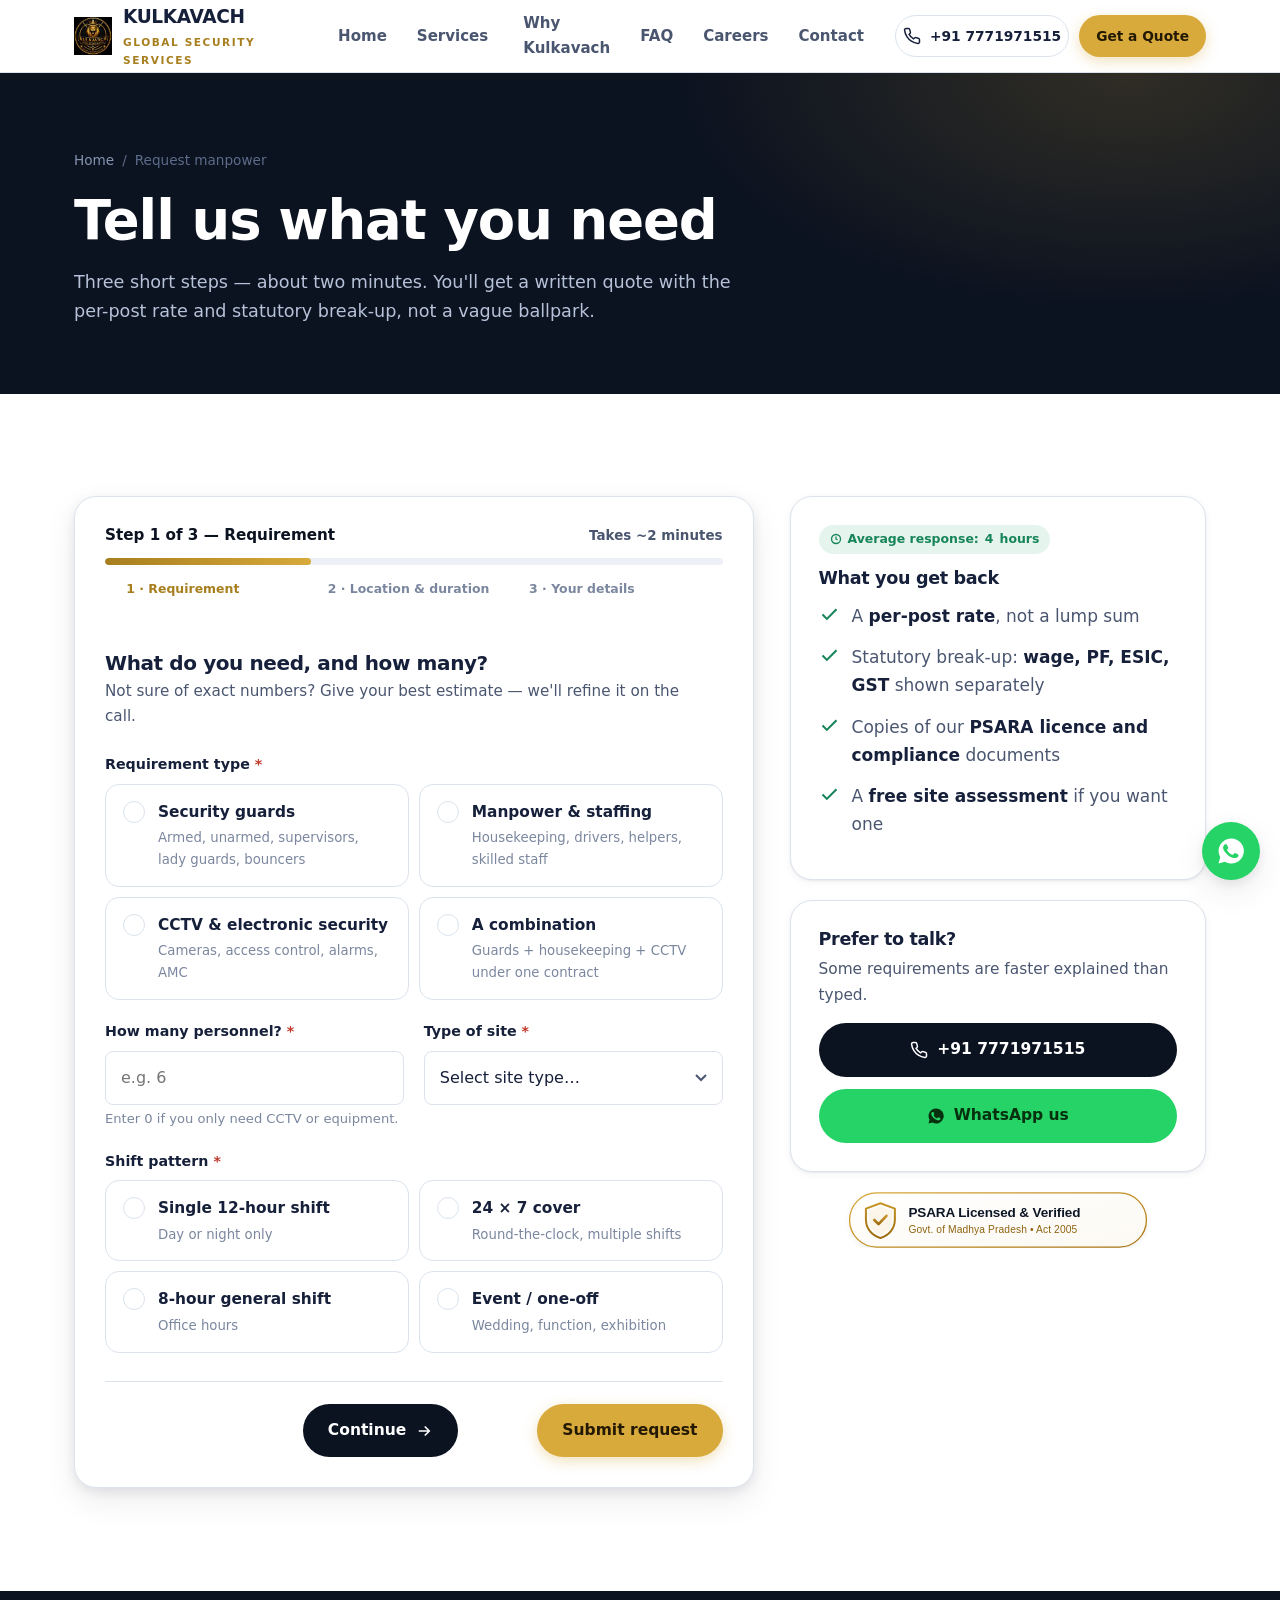
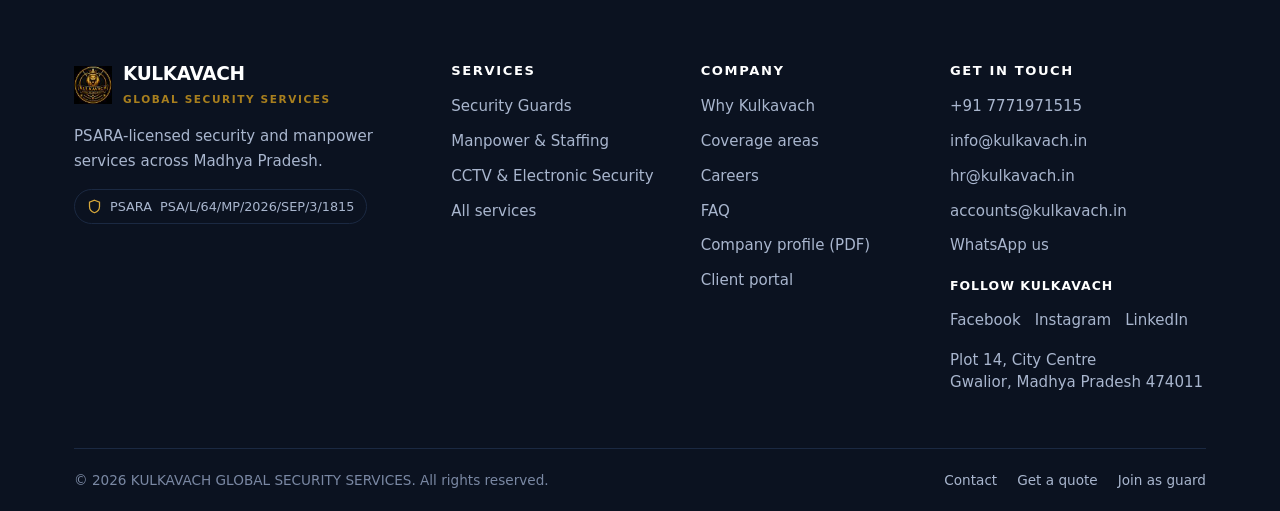
<file: quote.html>
<!DOCTYPE html>
<html lang="en-IN">
<head>
<meta charset="utf-8">
<meta name="viewport" content="width=device-width, initial-scale=1">
<title>Request Manpower / Get a Quote — Kulkavach</title>
<meta name="description" content="Tell us your requirement in three quick steps. PSARA-licensed guards and manpower across Madhya Pradesh, deployed in 48 hours. Response within 4 business hours.">
<meta name="theme-color" content="#0B1220">
<link rel="icon" href="assets/img/kulkavach-logo.jpg" type="image/jpeg">
<link rel="stylesheet" href="assets/css/style.css">
</head>
<body data-wa-service="Security Guards / Manpower">

<a class="skip" href="#main">Skip to content</a>

<header class="header">
  <div class="wrap header__inner">
    <a class="brand" href="index.html" aria-label="Kulkavach — home">
      <img class="brand__mark" src="assets/img/kulkavach-logo.jpg" alt="" aria-hidden="true">
      <span><span class="brand__name" data-kv="brand.name">Kulkavach</span>
      <span class="brand__tag" data-kv="brand.tagline">Security &amp; Manpower</span></span>
    </a>

    <nav class="nav" id="primary-nav" aria-label="Primary">
      <a href="index.html">Home</a>
      <div class="nav__item">
        <button class="nav__toggle" type="button" aria-expanded="false" aria-haspopup="true">
          Services
          <svg viewBox="0 0 12 8" fill="none" stroke="currentColor" stroke-width="2" aria-hidden="true"><path d="M1 1l5 5 5-5"/></svg>
        </button>
        <ul class="nav__menu">
          <li><a href="security-guards.html"><strong>Security Guards</strong><span>Armed, unarmed, supervisors, bouncers</span></a></li>
          <li><a href="manpower.html"><strong>Manpower &amp; Staffing</strong><span>Housekeeping, drivers, helpers, skilled labour</span></a></li>
          <li><a href="cctv-surveillance.html"><strong>CCTV &amp; Electronic Security</strong><span>Install, monitor, maintain</span></a></li>
          <li><a href="services.html"><strong>All services</strong><span>Compare and choose</span></a></li>
        </ul>
      </div>
      <a href="about.html">Why Kulkavach</a>
      <a href="faq.html">FAQ</a>
      <a href="careers.html">Careers</a>
      <a href="contact.html">Contact</a>
    </nav>

    <div class="header__cta">
      <a class="btn btn--ghost btn--sm btn--phone" data-kv-href="tel:contact.phonePrimary" href="#">
        <svg viewBox="0 0 24 24" fill="none" stroke="currentColor" stroke-width="2" aria-hidden="true"><path d="M22 16.9v3a2 2 0 01-2.2 2 19.8 19.8 0 01-8.6-3.1 19.5 19.5 0 01-6-6A19.8 19.8 0 012.1 4.2 2 2 0 014.1 2h3a2 2 0 012 1.7c.1 1 .4 1.9.7 2.8a2 2 0 01-.5 2.1L8.1 9.9a16 16 0 006 6l1.3-1.2a2 2 0 012.1-.5c.9.3 1.8.6 2.8.7a2 2 0 011.7 2z"/></svg>
        <span data-kv="contact.phonePrimary">+91 7771971515</span>
      </a>
      <a class="btn btn--primary btn--sm" href="quote.html" aria-current="page">Get a Quote</a>
      <button class="burger" type="button" aria-label="Menu" aria-expanded="false" aria-controls="primary-nav"><span></span></button>
    </div>
  </div>
</header>

<main id="main">

<section class="pagehead">
  <div class="wrap">
    <nav class="crumbs" aria-label="Breadcrumb">
      <a href="index.html">Home</a><span>/</span><span>Request manpower</span>
    </nav>
    <h1>Tell us what you need</h1>
    <p>Three short steps — about two minutes. You'll get a written quote with the per-post rate and statutory break-up, not a vague ballpark.</p>
  </div>
</section>

<section class="section">
  <div class="wrap">
    <div class="grid" style="grid-template-columns:1.55fr .95fr;align-items:start;gap:36px">

      <!-- ===================== FORM ===================== -->
      <div class="formcard">
        <div class="formcard__head">
          <div class="progress">
            <div class="progress__meta">
              <strong>Step <span data-step-now>1</span> of 3 — <span data-step-label>Requirement</span></strong>
              <span>Takes ~2 minutes</span>
            </div>
            <div class="progress__track" role="progressbar" aria-label="Form progress" aria-valuemin="1" aria-valuemax="3" aria-valuenow="1">
              <div class="progress__fill"></div>
            </div>
            <ul class="progress__steps">
              <li class="is-active">1 · Requirement</li>
              <li>2 · Location &amp; duration</li>
              <li>3 · Your details</li>
            </ul>
          </div>
        </div>

        <form id="quoteForm" class="formcard__body" novalidate>

          <!-- ---------- STEP 1 ---------- -->
          <section class="fstep is-active" aria-label="Step 1: Requirement">
            <h3>What do you need, and how many?</h3>
            <p class="lede">Not sure of exact numbers? Give your best estimate — we'll refine it on the call.</p>

            <p class="note" data-prefill-note hidden style="margin-bottom:20px"></p>

            <div class="field">
              <label id="reqTypeLabel">Requirement type <span class="req">*</span></label>
              <div class="options options--2" role="radiogroup" aria-labelledby="reqTypeLabel">
                <label class="opt">
                  <input type="radio" name="requirementType" value="security-guards" data-required-group>
                  <span class="opt__box">
                    <span class="opt__tick"><svg viewBox="0 0 24 24" fill="none" stroke="currentColor" stroke-width="3.5"><path d="M20 6L9 17l-5-5"/></svg></span>
                    <span><span class="opt__label">Security guards</span><span class="opt__desc">Armed, unarmed, supervisors, lady guards, bouncers</span></span>
                  </span>
                </label>
                <label class="opt">
                  <input type="radio" name="requirementType" value="manpower" data-required-group>
                  <span class="opt__box">
                    <span class="opt__tick"><svg viewBox="0 0 24 24" fill="none" stroke="currentColor" stroke-width="3.5"><path d="M20 6L9 17l-5-5"/></svg></span>
                    <span><span class="opt__label">Manpower &amp; staffing</span><span class="opt__desc">Housekeeping, drivers, helpers, skilled staff</span></span>
                  </span>
                </label>
                <label class="opt">
                  <input type="radio" name="requirementType" value="cctv" data-required-group>
                  <span class="opt__box">
                    <span class="opt__tick"><svg viewBox="0 0 24 24" fill="none" stroke="currentColor" stroke-width="3.5"><path d="M20 6L9 17l-5-5"/></svg></span>
                    <span><span class="opt__label">CCTV &amp; electronic security</span><span class="opt__desc">Cameras, access control, alarms, AMC</span></span>
                  </span>
                </label>
                <label class="opt">
                  <input type="radio" name="requirementType" value="combined" data-required-group>
                  <span class="opt__box">
                    <span class="opt__tick"><svg viewBox="0 0 24 24" fill="none" stroke="currentColor" stroke-width="3.5"><path d="M20 6L9 17l-5-5"/></svg></span>
                    <span><span class="opt__label">A combination</span><span class="opt__desc">Guards + housekeeping + CCTV under one contract</span></span>
                  </span>
                </label>
              </div>
              <span class="error-msg">Please choose one option.</span>
            </div>

            <div class="grid g-2" style="gap:0 20px">
              <div class="field">
                <label for="headcount">How many personnel? <span class="req">*</span></label>
                <input class="input" type="number" id="headcount" name="headcount" min="1" max="999" placeholder="e.g. 6" required inputmode="numeric">
                <span class="hint">Enter 0 if you only need CCTV or equipment.</span>
                <span class="error-msg">Please enter a number.</span>
              </div>

              <div class="field">
                <label for="siteType">Type of site <span class="req">*</span></label>
                <select class="select" id="siteType" name="siteType" required>
                  <option value="">Select site type…</option>
                  <option>Factory / industrial unit</option>
                  <option>Warehouse / logistics</option>
                  <option>Corporate office</option>
                  <option>Residential society / apartment</option>
                  <option>Hospital / healthcare</option>
                  <option>Retail / showroom / mall</option>
                  <option>School / college / institute</option>
                  <option>Hotel / banquet / event</option>
                  <option>Bank / ATM / financial</option>
                  <option>Construction / project site</option>
                  <option>Other</option>
                </select>
                <span class="error-msg">Please select a site type.</span>
              </div>
            </div>

            <div class="field">
              <label id="shiftLabel">Shift pattern <span class="req">*</span></label>
              <div class="options options--2" role="radiogroup" aria-labelledby="shiftLabel">
                <label class="opt">
                  <input type="radio" name="shift" value="12-hour single shift" data-required-group>
                  <span class="opt__box">
                    <span class="opt__tick"><svg viewBox="0 0 24 24" fill="none" stroke="currentColor" stroke-width="3.5"><path d="M20 6L9 17l-5-5"/></svg></span>
                    <span><span class="opt__label">Single 12-hour shift</span><span class="opt__desc">Day or night only</span></span>
                  </span>
                </label>
                <label class="opt">
                  <input type="radio" name="shift" value="24x7 (two/three shifts)" data-required-group>
                  <span class="opt__box">
                    <span class="opt__tick"><svg viewBox="0 0 24 24" fill="none" stroke="currentColor" stroke-width="3.5"><path d="M20 6L9 17l-5-5"/></svg></span>
                    <span><span class="opt__label">24 × 7 cover</span><span class="opt__desc">Round-the-clock, multiple shifts</span></span>
                  </span>
                </label>
                <label class="opt">
                  <input type="radio" name="shift" value="8-hour general shift" data-required-group>
                  <span class="opt__box">
                    <span class="opt__tick"><svg viewBox="0 0 24 24" fill="none" stroke="currentColor" stroke-width="3.5"><path d="M20 6L9 17l-5-5"/></svg></span>
                    <span><span class="opt__label">8-hour general shift</span><span class="opt__desc">Office hours</span></span>
                  </span>
                </label>
                <label class="opt">
                  <input type="radio" name="shift" value="Event / one-off" data-required-group>
                  <span class="opt__box">
                    <span class="opt__tick"><svg viewBox="0 0 24 24" fill="none" stroke="currentColor" stroke-width="3.5"><path d="M20 6L9 17l-5-5"/></svg></span>
                    <span><span class="opt__label">Event / one-off</span><span class="opt__desc">Wedding, function, exhibition</span></span>
                  </span>
                </label>
              </div>
              <span class="error-msg">Please choose a shift pattern.</span>
            </div>
          </section>

          <!-- ---------- STEP 2 ---------- -->
          <section class="fstep" aria-label="Step 2: Location and duration">
            <h3>Where, and for how long?</h3>
            <p class="lede">Location decides the local supervisor and standby pool we assign to your site.</p>

            <div class="grid g-2" style="gap:0 20px">
              <div class="field">
                <label for="city">City / district <span class="req">*</span></label>
                <select class="select" id="city" name="city" required>
                  <option value="">Select city…</option>
                  <option value="gwalior">Gwalior</option>
                  <option value="bhopal">Bhopal</option>
                  <option value="indore">Indore</option>
                  <option value="jabalpur">Jabalpur</option>
                  <option value="ujjain">Ujjain</option>
                  <option value="other-mp">Other — Madhya Pradesh</option>
                  <option value="outside-mp">Outside Madhya Pradesh</option>
                </select>
                <span class="error-msg">Please select a city.</span>
              </div>

              <div class="field">
                <label for="startDate">Required from <span class="req">*</span></label>
                <input class="input" type="date" id="startDate" name="startDate" required>
                <span class="hint">Urgent? Pick today — we'll flag it as priority.</span>
                <span class="error-msg">Please choose a start date.</span>
              </div>
            </div>

            <div class="field">
              <label for="locality">Site area / locality <span class="req">*</span></label>
              <input class="input" type="text" id="locality" name="locality" placeholder="e.g. Maharajpura industrial area, near Gate 2" required>
              <span class="hint">Area name is enough at this stage — no need for the full address.</span>
              <span class="error-msg">Please tell us the area.</span>
            </div>

            <div class="field">
              <label id="durLabel">How long do you need the deployment? <span class="req">*</span></label>
              <div class="options options--2" role="radiogroup" aria-labelledby="durLabel">
                <label class="opt">
                  <input type="radio" name="duration" value="Ongoing / annual contract" data-required-group>
                  <span class="opt__box">
                    <span class="opt__tick"><svg viewBox="0 0 24 24" fill="none" stroke="currentColor" stroke-width="3.5"><path d="M20 6L9 17l-5-5"/></svg></span>
                    <span><span class="opt__label">Ongoing contract</span><span class="opt__desc">Annual, renewable</span></span>
                  </span>
                </label>
                <label class="opt">
                  <input type="radio" name="duration" value="3–6 months" data-required-group>
                  <span class="opt__box">
                    <span class="opt__tick"><svg viewBox="0 0 24 24" fill="none" stroke="currentColor" stroke-width="3.5"><path d="M20 6L9 17l-5-5"/></svg></span>
                    <span><span class="opt__label">3 – 6 months</span><span class="opt__desc">Fixed term</span></span>
                  </span>
                </label>
                <label class="opt">
                  <input type="radio" name="duration" value="Under 3 months" data-required-group>
                  <span class="opt__box">
                    <span class="opt__tick"><svg viewBox="0 0 24 24" fill="none" stroke="currentColor" stroke-width="3.5"><path d="M20 6L9 17l-5-5"/></svg></span>
                    <span><span class="opt__label">Under 3 months</span><span class="opt__desc">Short term / project</span></span>
                  </span>
                </label>
                <label class="opt">
                  <input type="radio" name="duration" value="Single day / event" data-required-group>
                  <span class="opt__box">
                    <span class="opt__tick"><svg viewBox="0 0 24 24" fill="none" stroke="currentColor" stroke-width="3.5"><path d="M20 6L9 17l-5-5"/></svg></span>
                    <span><span class="opt__label">Single day / event</span><span class="opt__desc">One-off requirement</span></span>
                  </span>
                </label>
              </div>
              <span class="error-msg">Please choose a duration.</span>
            </div>

            <div class="field">
              <label for="armed">Any specific requirement?</label>
              <select class="select" id="armed" name="specialRequirement">
                <option value="">None in particular</option>
                <option>Armed guards / gunmen needed</option>
                <option>Ex-servicemen preferred</option>
                <option>Lady guards required</option>
                <option>Guards must be able to read/write English</option>
                <option>Bouncers required</option>
                <option>Housekeeping with machine-handling experience</option>
              </select>
            </div>
          </section>

          <!-- ---------- STEP 3 ---------- -->
          <section class="fstep" aria-label="Step 3: Your details">
            <h3>Where should we send the quote?</h3>
            <p class="lede">One call to confirm details, then a written quote by email or WhatsApp.</p>

            <div class="review" data-review></div>

            <div class="grid g-2" style="gap:0 20px">
              <div class="field">
                <label for="name">Your name <span class="req">*</span></label>
                <input class="input" type="text" id="name" name="name" autocomplete="name" placeholder="Full name" required>
                <span class="error-msg">Please enter your name.</span>
              </div>
              <div class="field">
                <label for="company">Company / society name</label>
                <input class="input" type="text" id="company" name="company" autocomplete="organization" placeholder="Optional">
              </div>
            </div>

            <div class="grid g-2" style="gap:0 20px">
              <div class="field">
                <label for="phone">Mobile number <span class="req">*</span></label>
                <div class="input-group">
                  <span class="input-group__prefix">+91</span>
                  <input class="input" type="tel" id="phone" name="phone" autocomplete="tel" placeholder="10-digit mobile" maxlength="10" inputmode="numeric" required>
                </div>
                <span class="hint">We'll call from this number's WhatsApp too, if easier for you.</span>
                <span class="error-msg">Enter a valid 10-digit mobile number.</span>
              </div>
              <div class="field">
                <label for="email">Email address</label>
                <input class="input" type="email" id="email" name="email" autocomplete="email" placeholder="name@company.com">
                <span class="hint">Needed only if you want the quote as a PDF.</span>
                <span class="error-msg">Enter a valid email address.</span>
              </div>
            </div>

            <div class="field">
              <label for="notes">Anything else we should know?</label>
              <textarea class="textarea" id="notes" name="notes" placeholder="e.g. two gates, night rounds needed, previous vendor exiting on the 30th, budget range…"></textarea>
            </div>

            <div class="field">
              <label for="attachment">Attach site layout or requirement document <span class="hint" style="display:inline;font-weight:450">(optional)</span></label>
              <div class="dropzone" tabindex="0" role="button" aria-label="Choose files to attach">
                <svg viewBox="0 0 24 24" fill="none" stroke="currentColor" stroke-width="1.8" aria-hidden="true"><path d="M21 15v4a2 2 0 01-2 2H5a2 2 0 01-2-2v-4M17 8l-5-5-5 5M12 3v12"/></svg>
                <strong>Click to upload, or drag files here</strong>
                <span>PDF, DOC, XLS, JPG or PNG — up to 3 files, 8 MB each</span>
              </div>
              <input type="file" id="attachment" name="attachments" multiple hidden
                     accept=".pdf,.doc,.docx,.xls,.xlsx,.jpg,.jpeg,.png">
              <ul class="filelist" data-filelist></ul>
            </div>

            <div class="field">
              <label class="opt" style="display:block">
                <input type="checkbox" name="consent" value="Yes" required>
                <span class="opt__box">
                  <span class="opt__tick"><svg viewBox="0 0 24 24" fill="none" stroke="currentColor" stroke-width="3.5"><path d="M20 6L9 17l-5-5"/></svg></span>
                  <span><span class="opt__label">Yes, contact me about this requirement</span>
                  <span class="opt__desc">We'll use your details only to respond to this enquiry. No marketing lists, no sharing with third parties.</span></span>
                </span>
              </label>
              <span class="error-msg">Please tick to continue.</span>
            </div>
          </section>

          <!-- ---------- NAV ---------- -->
          <div class="formnav">
            <button class="btn btn--ghost" type="button" data-back>
              <svg viewBox="0 0 24 24" fill="none" stroke="currentColor" stroke-width="2.2"><path d="M19 12H5M11 18l-6-6 6-6"/></svg>
              Back
            </button>
            <button class="btn btn--dark" type="button" data-next>
              Continue
              <svg viewBox="0 0 24 24" fill="none" stroke="currentColor" stroke-width="2.2"><path d="M5 12h14M13 6l6 6-6 6"/></svg>
            </button>
            <button class="btn btn--primary" type="submit" data-submit data-label="Submit request" hidden>Submit request</button>
          </div>
        </form>

        <!-- ---------- SUCCESS ---------- -->
        <div class="success" id="quoteSuccess" role="status" aria-live="polite">
          <div class="success__ring">
            <svg viewBox="0 0 24 24" fill="none" stroke="currentColor" stroke-width="2.4" aria-hidden="true"><path d="M20 6L9 17l-5-5"/></svg>
          </div>
          <h3>Thank you, <span data-success-name>there</span> — your request has been received.</h3>
          <span class="ref">Reference: <span data-success-ref>—</span></span>
          <p class="lede center" style="margin-inline:auto">
            Our team will call you within <strong><span data-response-hours>4</span> business hours</strong>
            to confirm the details, and you'll have a written quote the same day.
          </p>

          <div class="success__next">
            <ul class="checks">
              <li><svg viewBox="0 0 24 24" fill="none" stroke="currentColor" stroke-width="2.4"><path d="M20 6L9 17l-5-5"/></svg><span><strong>Save your reference</strong> — quote it if you call us, and we'll pull up your requirement instantly.</span></li>
              <li><svg viewBox="0 0 24 24" fill="none" stroke="currentColor" stroke-width="2.4"><path d="M20 6L9 17l-5-5"/></svg><span><strong>Nothing to do now.</strong> If it's urgent, call us directly instead of waiting for the callback.</span></li>
              <li><svg viewBox="0 0 24 24" fill="none" stroke="currentColor" stroke-width="2.4"><path d="M20 6L9 17l-5-5"/></svg><span><strong>Site visit is free</strong> and usually happens within a day for local sites.</span></li>
            </ul>
          </div>

          <div class="btn-row center" style="justify-content:center;margin-top:26px">
            <a class="btn btn--wa" data-success-wa href="#" target="_blank" rel="noopener">
              <svg viewBox="0 0 24 24" fill="currentColor" aria-hidden="true"><path d="M12 2a10 10 0 00-8.6 15L2 22l5.2-1.4A10 10 0 1012 2zm5.8 14.2c-.2.7-1.4 1.3-2 1.4-.5.1-1.2.1-1.9-.1-.4-.1-1-.3-1.8-.6-3-1.3-5-4.4-5.2-4.6-.1-.2-1.2-1.6-1.2-3s.7-2.1 1-2.4c.3-.3.6-.4.8-.4h.6c.2 0 .4 0 .7.5l.9 2.2c.1.2.1.4 0 .6l-.4.6-.3.3c-.1.2-.3.4-.1.7.2.3.8 1.3 1.7 2.1 1.2 1 2.1 1.4 2.4 1.5.3.1.5.1.7-.1l1-1.2c.2-.2.4-.2.6-.1l2.1 1c.3.1.5.2.5.4.1.1.1.8-.1 1.2z"/></svg>
              Add details on WhatsApp
            </a>
            <a class="btn btn--ghost" data-kv-href="tel:contact.phonePrimary" href="#">Call us now</a>
            <a class="btn btn--ghost" href="index.html">Back to home</a>
          </div>
        </div>
      </div>

      <!-- ===================== ASIDE ===================== -->
      <aside>
        <div class="card" style="margin-bottom:20px">
          <span class="badge-inline badge-inline--ok" style="margin-bottom:14px">
            <svg viewBox="0 0 24 24" fill="none" stroke="currentColor" stroke-width="2.6" width="12" height="12"><circle cx="12" cy="12" r="9"/><path d="M12 7v5l3 2"/></svg>
            Average response: <span data-response-hours>4</span> hours
          </span>
          <h3 style="font-size:1.1rem">What you get back</h3>
          <ul class="checks" style="margin-top:14px">
            <li><svg viewBox="0 0 24 24" fill="none" stroke="currentColor" stroke-width="2.4"><path d="M20 6L9 17l-5-5"/></svg><span>A <strong>per-post rate</strong>, not a lump sum</span></li>
            <li><svg viewBox="0 0 24 24" fill="none" stroke="currentColor" stroke-width="2.4"><path d="M20 6L9 17l-5-5"/></svg><span>Statutory break-up: <strong>wage, PF, ESIC, GST</strong> shown separately</span></li>
            <li><svg viewBox="0 0 24 24" fill="none" stroke="currentColor" stroke-width="2.4"><path d="M20 6L9 17l-5-5"/></svg><span>Copies of our <strong>PSARA licence and compliance</strong> documents</span></li>
            <li><svg viewBox="0 0 24 24" fill="none" stroke="currentColor" stroke-width="2.4"><path d="M20 6L9 17l-5-5"/></svg><span>A <strong>free site assessment</strong> if you want one</span></li>
          </ul>
        </div>

        <div class="card" style="margin-bottom:20px">
          <h3 style="font-size:1.1rem">Prefer to talk?</h3>
          <p class="small muted">Some requirements are faster explained than typed.</p>
          <div class="btn-row" style="flex-direction:column">
            <a class="btn btn--dark btn--block" data-kv-href="tel:contact.phonePrimary" href="#">
              <svg viewBox="0 0 24 24" fill="none" stroke="currentColor" stroke-width="2"><path d="M22 16.9v3a2 2 0 01-2.2 2 19.8 19.8 0 01-8.6-3.1 19.5 19.5 0 01-6-6A19.8 19.8 0 012.1 4.2 2 2 0 014.1 2h3a2 2 0 012 1.7c.1 1 .4 1.9.7 2.8a2 2 0 01-.5 2.1L8.1 9.9a16 16 0 006 6l1.3-1.2a2 2 0 012.1-.5c.9.3 1.8.6 2.8.7a2 2 0 011.7 2z"/></svg>
              <span data-kv="contact.phonePrimary">—</span>
            </a>
            <a class="btn btn--wa btn--block" data-kv-href="wa" href="#" rel="noopener">
              <svg viewBox="0 0 24 24" fill="currentColor" aria-hidden="true"><path d="M12 2a10 10 0 00-8.6 15L2 22l5.2-1.4A10 10 0 1012 2zm5.8 14.2c-.2.7-1.4 1.3-2 1.4-.5.1-1.2.1-1.9-.1-.4-.1-1-.3-1.8-.6-3-1.3-5-4.4-5.2-4.6-.1-.2-1.2-1.6-1.2-3s.7-2.1 1-2.4c.3-.3.6-.4.8-.4h.6c.2 0 .4 0 .7.5l.9 2.2c.1.2.1.4 0 .6l-.4.6-.3.3c-.1.2-.3.4-.1.7.2.3.8 1.3 1.7 2.1 1.2 1 2.1 1.4 2.4 1.5.3.1.5.1.7-.1l1-1.2c.2-.2.4-.2.6-.1l2.1 1c.3.1.5.2.5.4.1.1.1.8-.1 1.2z"/></svg>
              WhatsApp us
            </a>
          </div>
        </div>

        <div style="margin-top:18px">
          <img class="seal-badge seal-badge--block" src="assets/img/psara-badge-light.svg" alt="PSARA Licensed &amp; Verified — Govt. of Madhya Pradesh" width="320" height="60" loading="lazy">
        </div>
      </aside>

    </div>
  </div>
</section>

</main>

<footer class="footer">
  <div class="wrap">
    <div class="footer__grid">
      <div>
        <a class="brand" href="index.html" style="margin-bottom:16px">
          <img class="brand__mark" src="assets/img/kulkavach-logo.jpg" alt="" aria-hidden="true">
          <span><span class="brand__name" data-kv="brand.name">Kulkavach</span>
          <span class="brand__tag" data-kv="brand.tagline">Security &amp; Manpower</span></span>
        </a>
        <p style="max-width:34ch">PSARA-licensed security and manpower services across Madhya Pradesh.</p>
        <span class="footer__lic">
          <svg viewBox="0 0 24 24" fill="none" stroke="currentColor" stroke-width="2"><path d="M12 2l8 3v7c0 5-3.5 8.7-8 10-4.5-1.3-8-5-8-10V5l8-3z"/></svg>
          PSARA <span data-kv="compliance.psaraNumber">—</span>
        </span>
      </div>
      <div>
        <h4>Services</h4>
        <ul>
          <li><a href="security-guards.html">Security Guards</a></li>
          <li><a href="manpower.html">Manpower &amp; Staffing</a></li>
          <li><a href="cctv-surveillance.html">CCTV &amp; Electronic Security</a></li>
          <li><a href="services.html">All services</a></li>
        </ul>
      </div>
      <div>
        <h4>Company</h4>
        <ul>
          <li><a href="about.html">Why Kulkavach</a></li>
          <li><a href="index.html#coverage">Coverage areas</a></li>
          <li><a href="careers.html">Careers</a></li>
          <li><a href="faq.html">FAQ</a></li>
          <li><a href="company-profile.html">Company profile (PDF)</a></li>
          <li><a href="portal.html">Client portal</a></li>
        </ul>
      </div>
      <div>
        <h4>Get in touch</h4>
        <ul>
          <li><a data-kv-href="tel:contact.phonePrimary" href="#"><span data-kv="contact.phonePrimary">—</span></a></li>
          <li><a data-kv-href="mailto:contact.email" href="#"><span data-kv="contact.email">info@kulkavach.in</span></a></li>
          <li><a data-kv-href="mailto:contact.emailHR" href="#"><span data-kv="contact.emailHR">hr@kulkavach.in</span></a></li>
          <li><a data-kv-href="mailto:contact.emailAccounts" href="#"><span data-kv="contact.emailAccounts">accounts@kulkavach.in</span></a></li>
          <li><a data-kv-href="wa" href="#">WhatsApp us</a></li>
          <li class="footer__social-heading">Follow Kulkavach</li>
          <li class="footer__social">
            <a data-kv-href="contact.social.facebook" href="#" target="_blank" rel="noopener noreferrer" aria-label="Facebook">Facebook</a>
            <a data-kv-href="contact.social.instagram" href="#" target="_blank" rel="noopener noreferrer" aria-label="Instagram">Instagram</a>
            <a data-kv-href="contact.social.linkedin" href="#" target="_blank" rel="noopener noreferrer" aria-label="LinkedIn">LinkedIn</a>
          </li>
          <li style="margin-top:14px;line-height:1.5">
            <span data-kv="contact.address.line1">—</span><br>
            <span data-kv="contact.address.line2">—</span>
          </li>
        </ul>
      </div>
    </div>
    <div class="footer__bottom">
      <span>&copy; <span data-kv-year>2026</span> <span data-kv="brand.legalName">Kulkavach</span>. All rights reserved.</span>
      <nav>
        <a href="contact.html">Contact</a>
        <a href="quote.html">Get a quote</a>
        <a href="careers.html">Join as guard</a>
      </nav>
    </div>
  </div>
</footer>

<div class="fab">
  <div class="fab__wrap">
    <span class="fab__label">Chat with us on WhatsApp</span>
    <a class="fab__btn fab__btn--wa" data-kv-href="wa" href="#" aria-label="Chat on WhatsApp" style="position:relative">
      <svg viewBox="0 0 24 24" fill="currentColor" aria-hidden="true"><path d="M12 2a10 10 0 00-8.6 15L2 22l5.2-1.4A10 10 0 1012 2zm5.8 14.2c-.2.7-1.4 1.3-2 1.4-.5.1-1.2.1-1.9-.1-.4-.1-1-.3-1.8-.6-3-1.3-5-4.4-5.2-4.6-.1-.2-1.2-1.6-1.2-3s.7-2.1 1-2.4c.3-.3.6-.4.8-.4h.6c.2 0 .4 0 .7.5l.9 2.2c.1.2.1.4 0 .6l-.4.6-.3.3c-.1.2-.3.4-.1.7.2.3.8 1.3 1.7 2.1 1.2 1 2.1 1.4 2.4 1.5.3.1.5.1.7-.1l1-1.2c.2-.2.4-.2.6-.1l2.1 1c.3.1.5.2.5.4.1.1.1.8-.1 1.2z"/></svg>
    </a>
  </div>
</div>

<div class="modal" id="psaraModal" role="dialog" aria-modal="true" aria-labelledby="psaraTitle" aria-hidden="true">
  <div class="modal__box">
    <div class="modal__head">
      <svg class="seal__mark" viewBox="0 0 40 44" fill="none" aria-hidden="true">
        <path d="M20 2 36 8v13.5C36 31.8 29.2 39.6 20 42 10.8 39.6 4 31.8 4 21.5V8L20 2z" fill="none" stroke="currentColor" stroke-width="2.2"/>
        <path d="M13.5 21.5 18.5 26.5 27 17" stroke="currentColor" stroke-width="2.8" stroke-linecap="round" stroke-linejoin="round"/>
      </svg>
      <div>
        <h3 id="psaraTitle">Licence &amp; compliance</h3>
        <p>Private Security Agencies (Regulation) Act, 2005</p>
      </div>
      <button class="modal__x" type="button" data-modal-close aria-label="Close">&times;</button>
    </div>
    <div class="modal__body">
      <dl class="deflist">
        <dt>Licence number</dt><dd data-kv="compliance.psaraNumber">—</dd>
        <dt>Issuing authority</dt><dd data-kv="compliance.psaraIssuer">—</dd>
        <dt>Valid from</dt><dd data-kv="compliance.psaraValidFrom">—</dd>
        <dt>Valid until</dt><dd data-kv="compliance.psaraValidTo">—</dd>
        <dt>Status</dt><dd class="ok" data-kv="compliance.psaraStatus">—</dd>
        <dt>GSTIN</dt><dd data-kv="compliance.gstin">—</dd>
        <dt>EPF establishment code</dt><dd data-kv="compliance.pfCode">—</dd>
        <dt>ESIC code</dt><dd data-kv="compliance.esicCode">—</dd>
      </dl>
      <p class="note" data-kv="compliance.verifyNote">—</p>
      <div class="btn-row" style="margin-top:20px">
        <a class="btn btn--dark btn--sm" href="company-profile.html">Download company profile</a>
        <a class="btn btn--ghost btn--sm" data-kv-href="tel:contact.phonePrimary" href="#">Call to verify</a>
      </div>
    </div>
  </div>
</div>

<script src="assets/js/config.js"></script>
<script src="assets/js/site.js"></script>
<script src="assets/js/quote.js"></script>
</body>
</html>
</file>
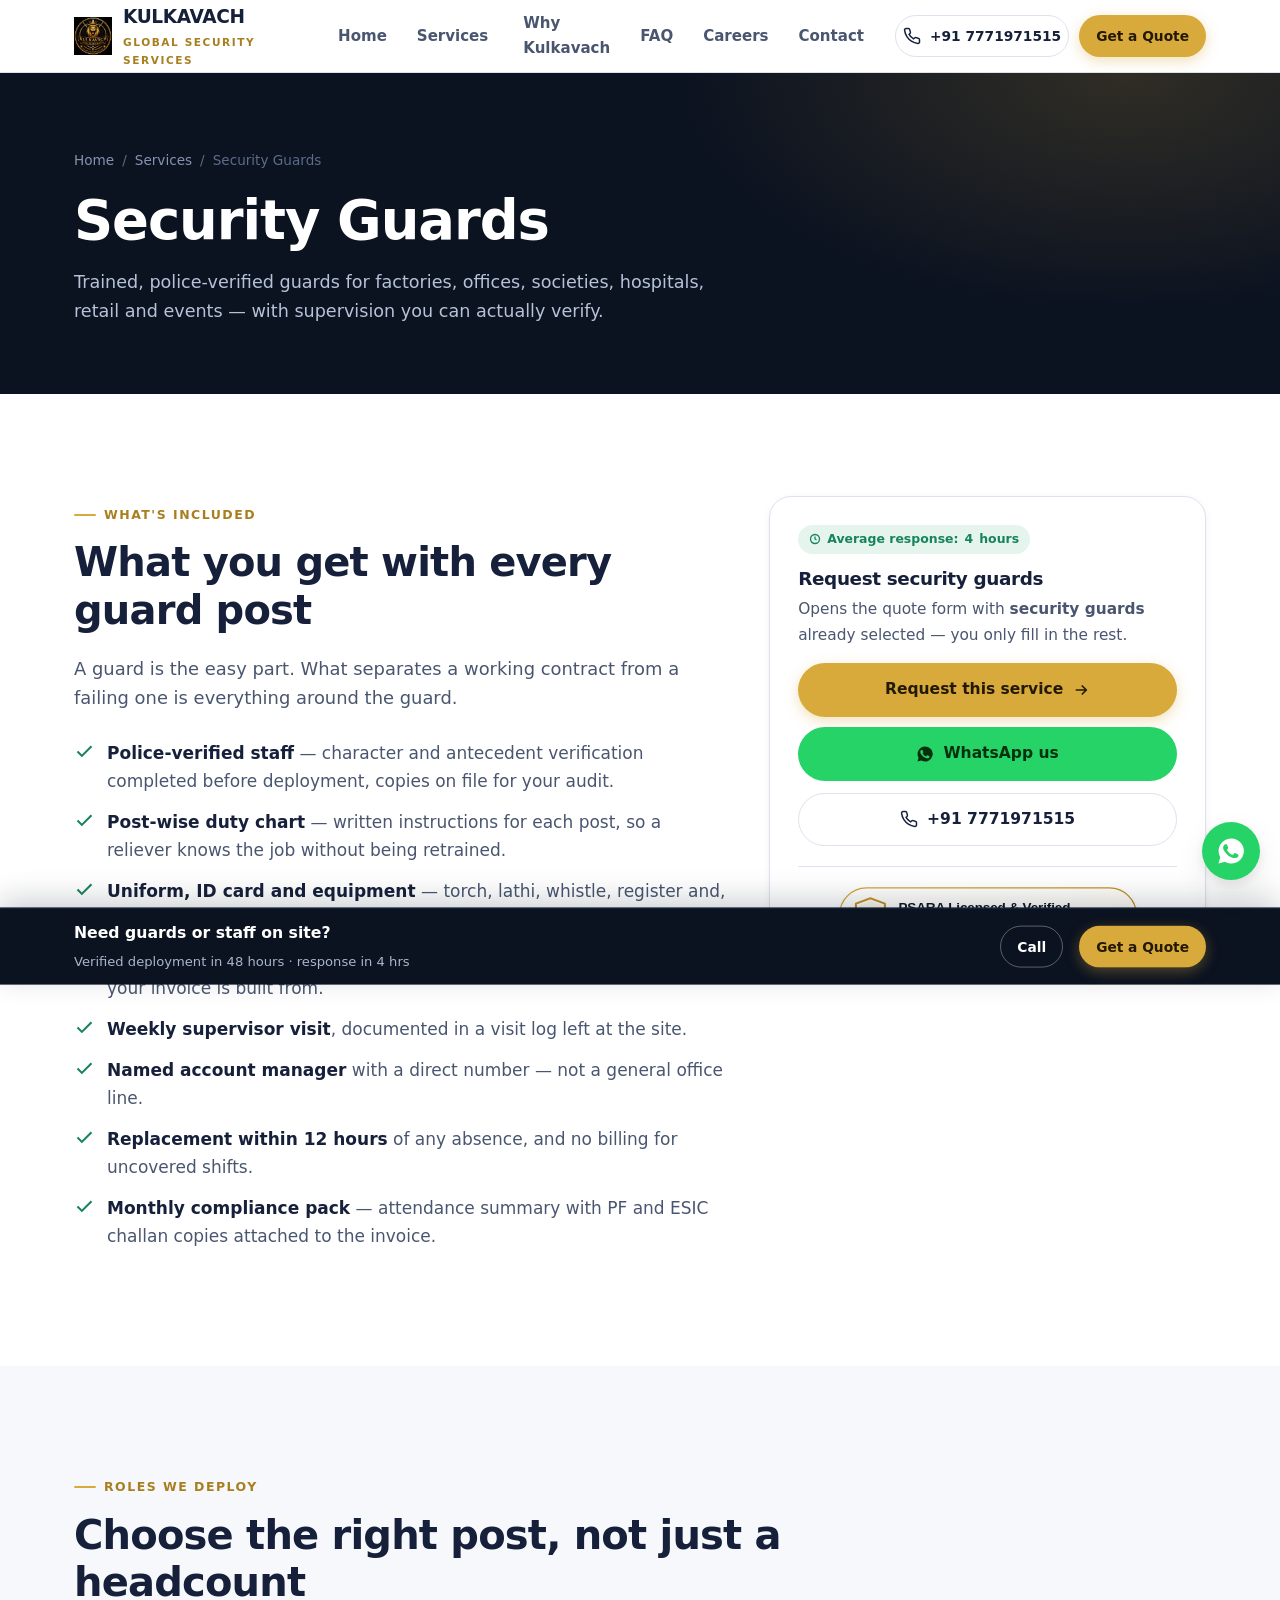
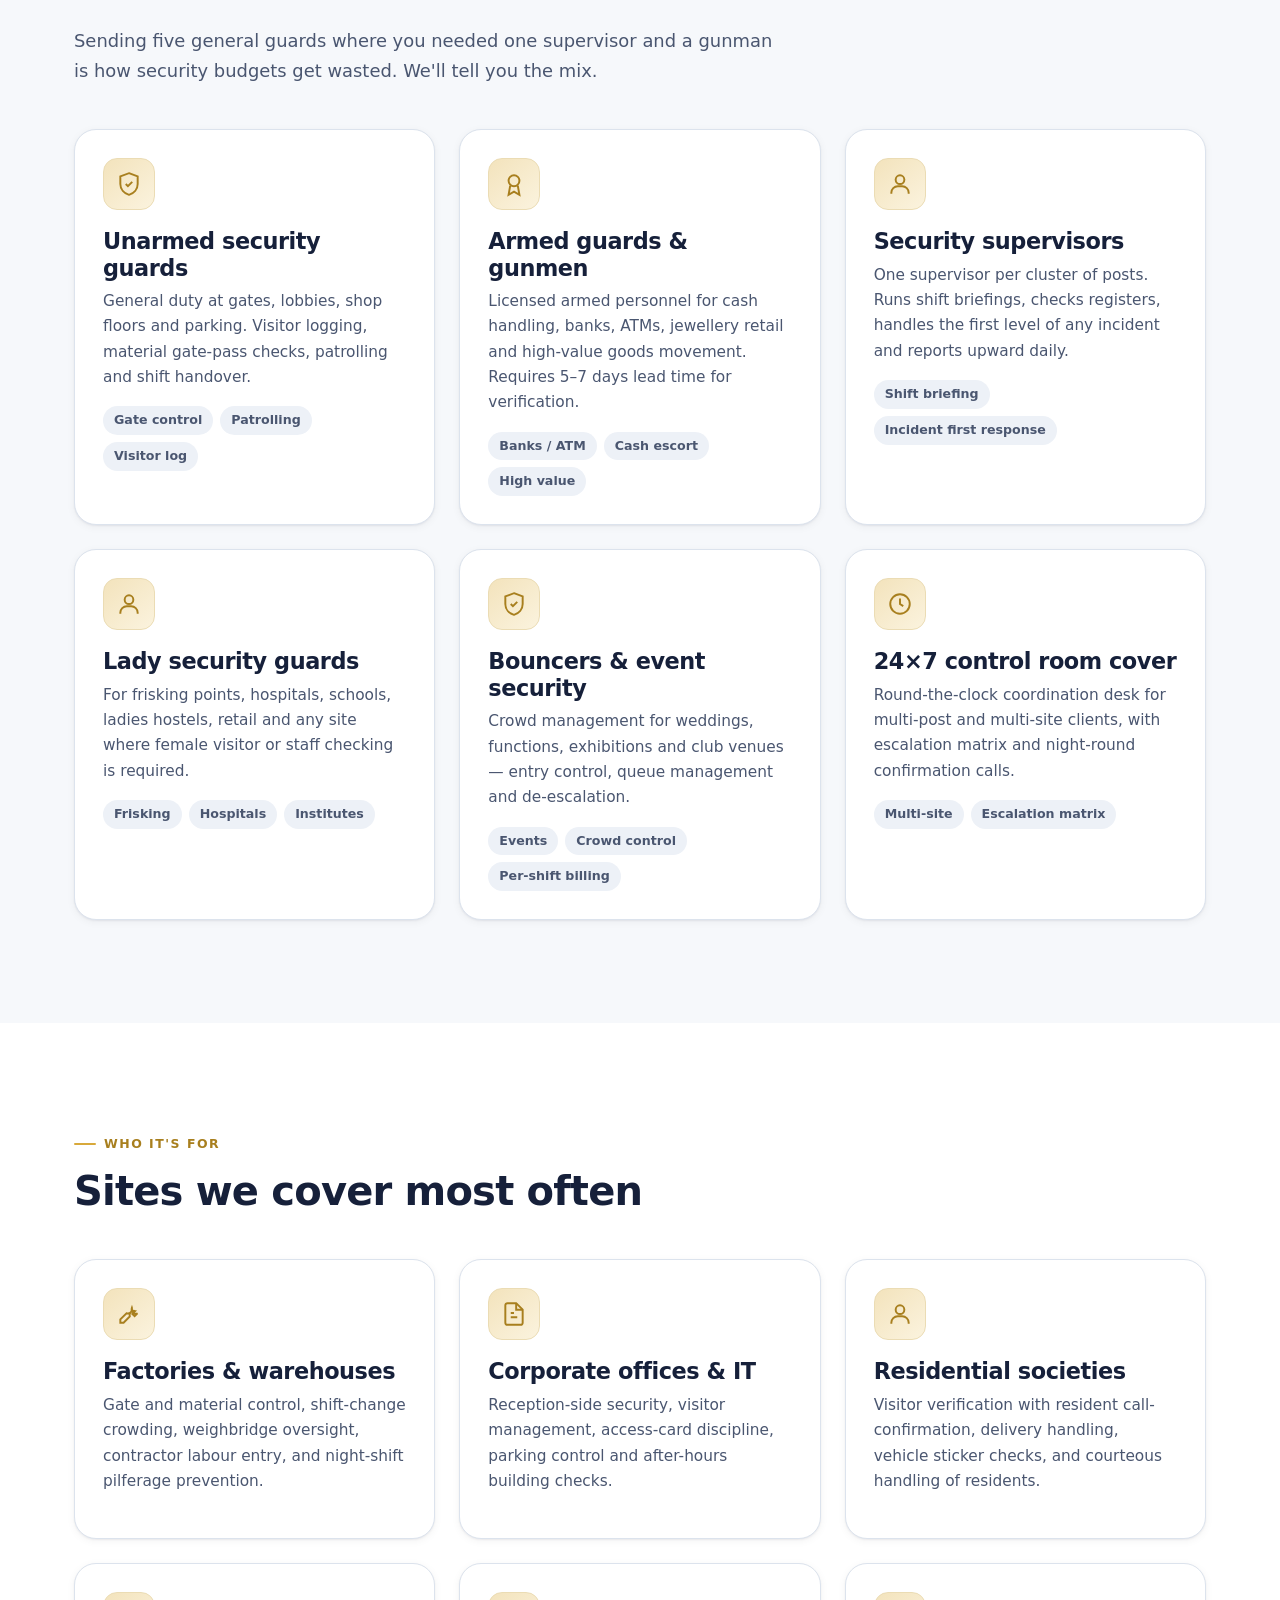
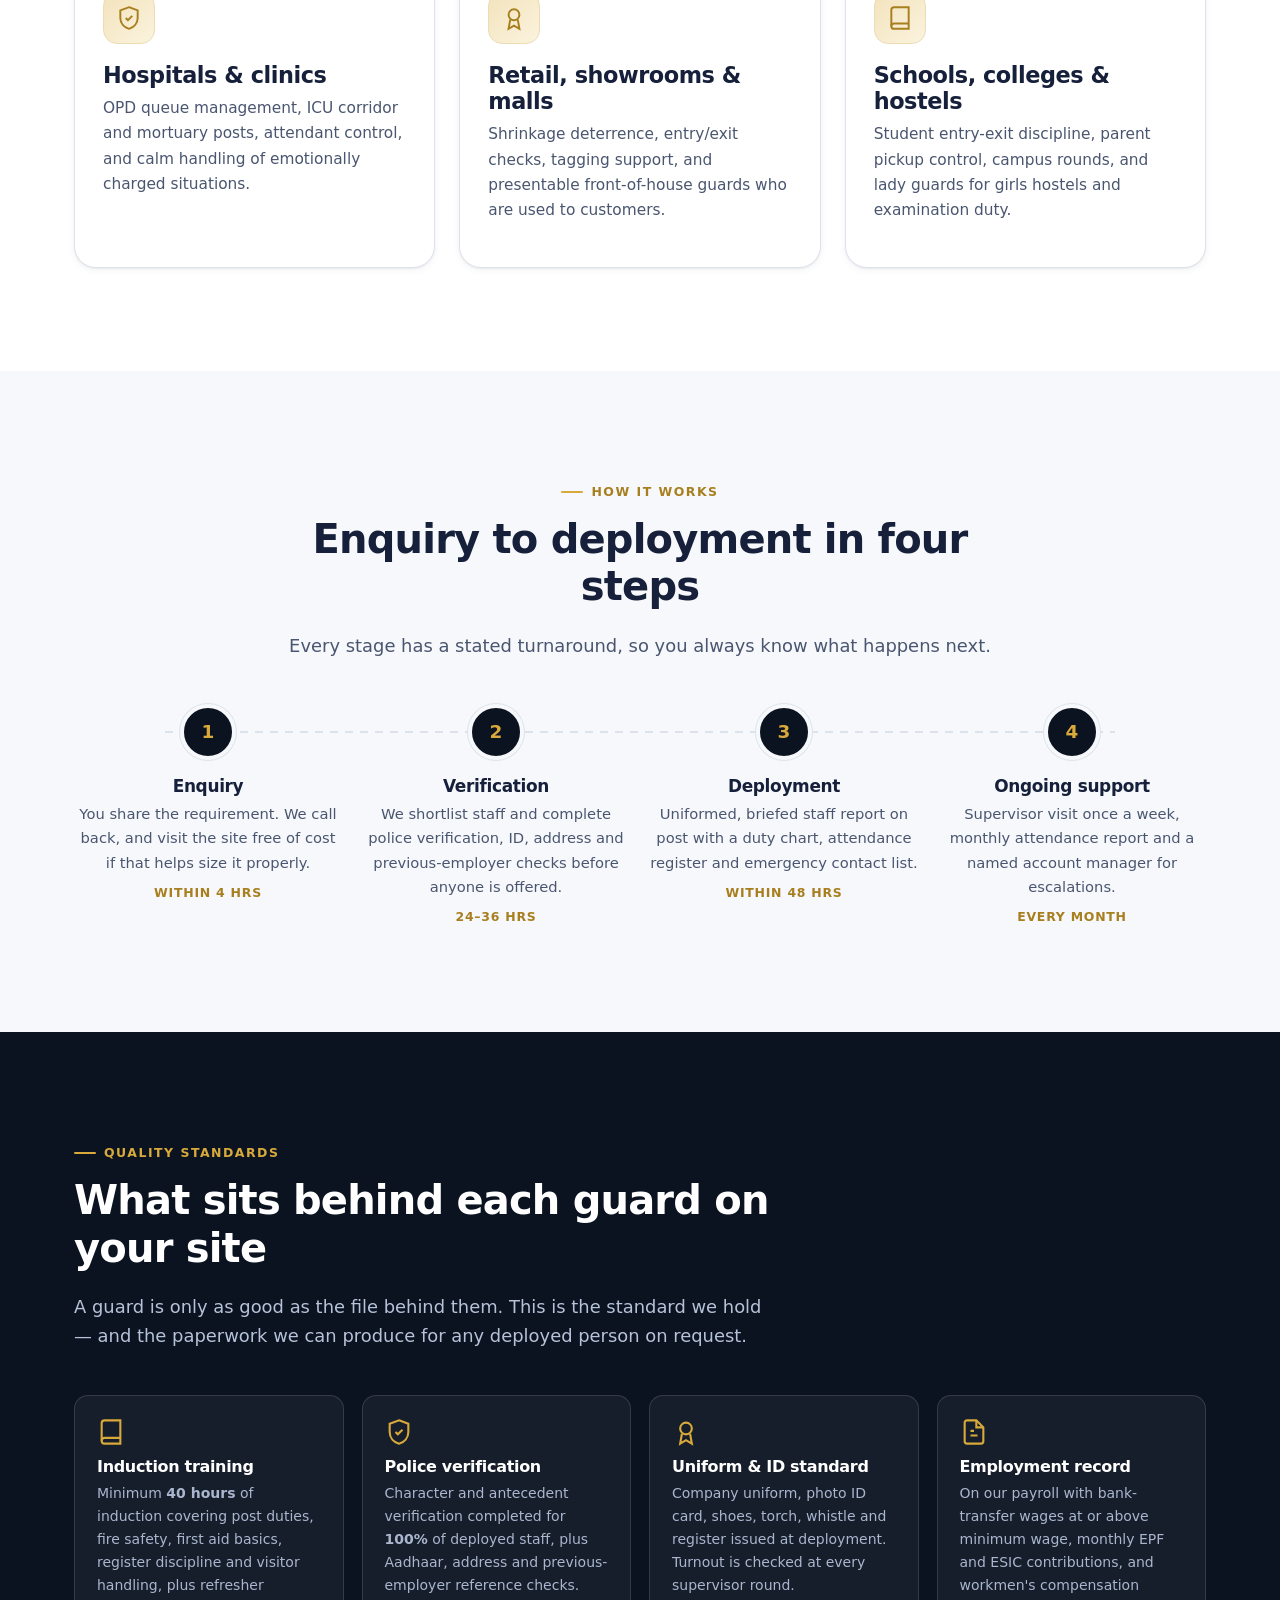
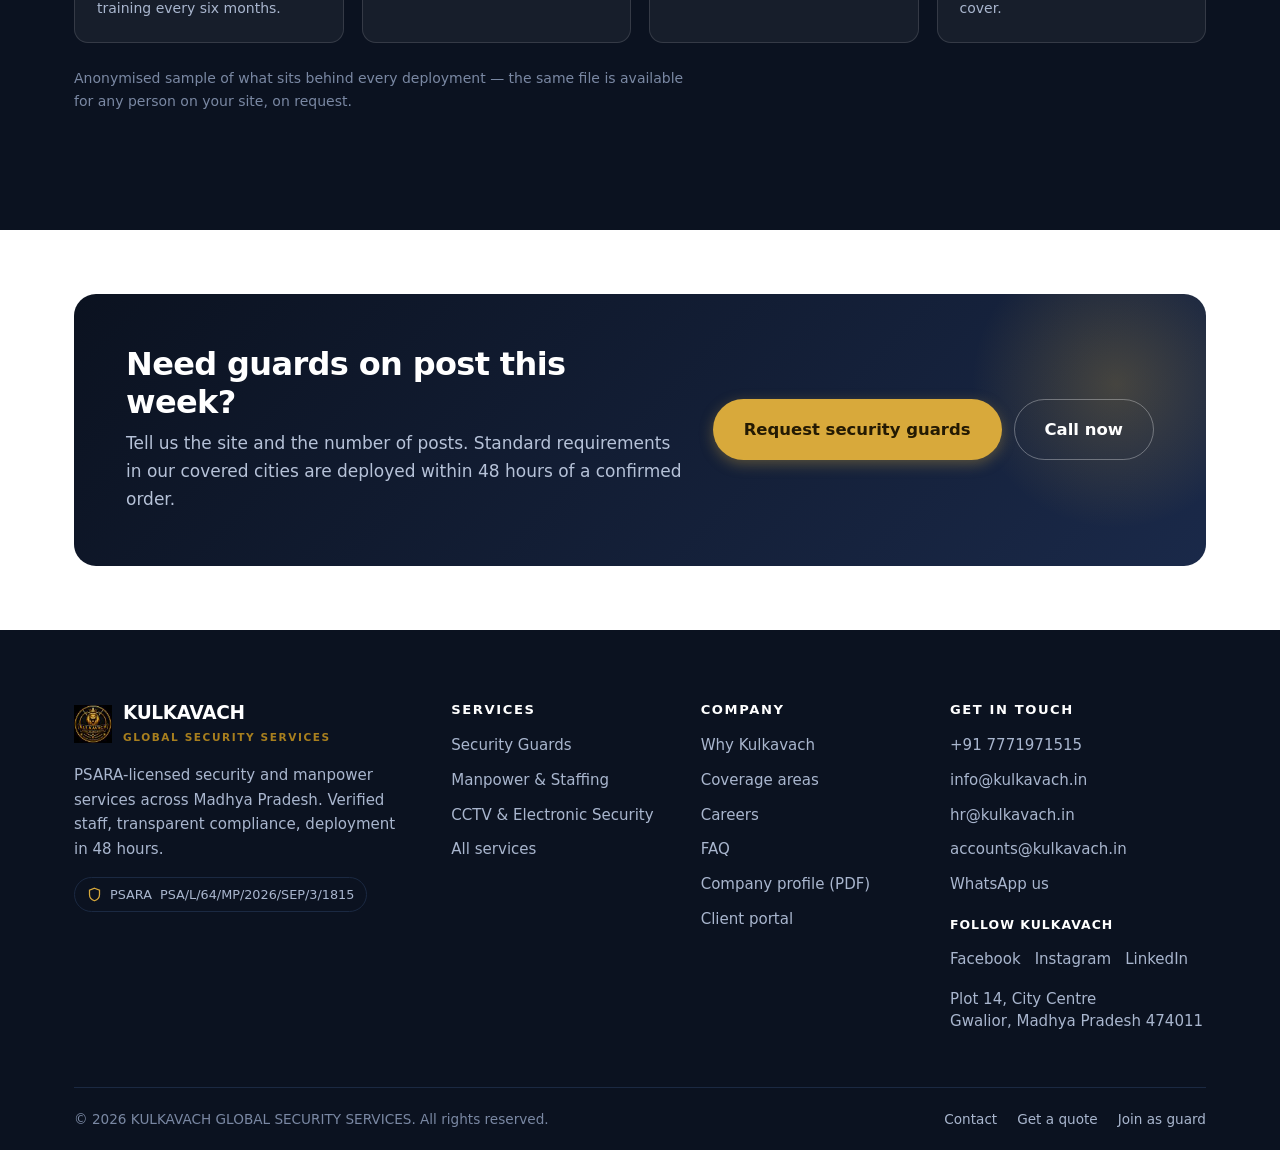
<file: security-guards.html>
<!DOCTYPE html>
<html lang="en-IN">
<head>
<meta charset="utf-8">
<meta name="viewport" content="width=device-width, initial-scale=1">
<title>Security Guards — Trained &amp; Police-Verified | Kulkavach</title>
<meta name="description" content="PSARA-licensed armed and unarmed security guards, supervisors, lady guards and bouncers across Madhya Pradesh. Police-verified, deployed in 48 hours.">
<meta name="theme-color" content="#0B1220">
<link rel="icon" href="assets/img/kulkavach-logo.jpg" type="image/jpeg">
<meta property="og:title" content="Security Guards — Trained &amp; Police-Verified | Kulkavach">
<meta property="og:description" content="PSARA-licensed armed and unarmed security guards, supervisors, lady guards and bouncers across Madhya Pradesh. Police-verified, deployed in 48 hours.">
<meta property="og:image" content="assets/img/og-cover.svg">
<link rel="stylesheet" href="assets/css/style.css">
</head>
<body data-wa-service="Security Guards">

<a class="skip" href="#main">Skip to content</a>

<header class="header">
  <div class="wrap header__inner">
    <a class="brand" href="index.html" aria-label="Kulkavach — home">
      <img class="brand__mark" src="assets/img/kulkavach-logo.jpg" alt="" aria-hidden="true">
      <span><span class="brand__name" data-kv="brand.name">Kulkavach</span>
      <span class="brand__tag" data-kv="brand.tagline">Security &amp; Manpower</span></span>
    </a>

    <nav class="nav" id="primary-nav" aria-label="Primary">
      <a href="index.html">Home</a>
      <div class="nav__item">
        <button class="nav__toggle" type="button" aria-expanded="false" aria-haspopup="true">
          Services
          <svg viewBox="0 0 12 8" fill="none" stroke="currentColor" stroke-width="2" aria-hidden="true"><path d="M1 1l5 5 5-5"/></svg>
        </button>
        <ul class="nav__menu">
          <li><a href="security-guards.html" aria-current="page"><strong>Security Guards</strong><span>Armed, unarmed, supervisors, bouncers</span></a></li>
          <li><a href="manpower.html"><strong>Manpower &amp; Staffing</strong><span>Housekeeping, drivers, helpers, skilled labour</span></a></li>
          <li><a href="cctv-surveillance.html"><strong>CCTV &amp; Electronic Security</strong><span>Install, monitor, maintain</span></a></li>
          <li><a href="services.html"><strong>All services</strong><span>Compare and choose</span></a></li>
        </ul>
      </div>
      <a href="about.html">Why Kulkavach</a>
      <a href="faq.html">FAQ</a>
      <a href="careers.html">Careers</a>
      <a href="contact.html">Contact</a>
    </nav>

    <div class="header__cta">
      <a class="btn btn--ghost btn--sm btn--phone" data-kv-href="tel:contact.phonePrimary" href="#">
        <svg viewBox="0 0 24 24" fill="none" stroke="currentColor" stroke-width="2" aria-hidden="true"><path d="M22 16.9v3a2 2 0 01-2.2 2 19.8 19.8 0 01-8.6-3.1 19.5 19.5 0 01-6-6A19.8 19.8 0 012.1 4.2 2 2 0 014.1 2h3a2 2 0 012 1.7c.1 1 .4 1.9.7 2.8a2 2 0 01-.5 2.1L8.1 9.9a16 16 0 006 6l1.3-1.2a2 2 0 012.1-.5c.9.3 1.8.6 2.8.7a2 2 0 011.7 2z"/></svg>
        <span data-kv="contact.phonePrimary">+91 7771971515</span>
      </a>
      <a class="btn btn--primary btn--sm" href="quote.html">Get a Quote</a>
      <button class="burger" type="button" aria-label="Menu" aria-expanded="false" aria-controls="primary-nav"><span></span></button>
    </div>
  </div>
</header>

<main id="main">

<section class="pagehead">
  <div class="wrap">
    <nav class="crumbs" aria-label="Breadcrumb">
      <a href="index.html">Home</a><span>/</span><a href="services.html">Services</a><span>/</span><span>Security Guards</span>
    </nav>
    <h1>Security Guards</h1>
    <p>Trained, police-verified guards for factories, offices, societies, hospitals, retail and events — with supervision you can actually verify.</p>
  </div>
</section>

<section class="section">
  <div class="wrap">
    <div class="grid" style="grid-template-columns:1.5fr 1fr;gap:40px;align-items:start">
      <div>
        <span class="eyebrow">What's included</span>
        <h2>What you get with every guard post</h2>
        <p class="lede">A guard is the easy part. What separates a working contract from a failing one is everything around the guard.</p>
        <ul class="checks" style="margin-top:26px"><li><svg viewBox="0 0 24 24" fill="none" stroke="currentColor" stroke-width="2.4"><path d="M20 6L9 17l-5-5"/></svg><span><strong>Police-verified staff</strong> — character and antecedent verification completed before deployment, copies on file for your audit.</span></li><li><svg viewBox="0 0 24 24" fill="none" stroke="currentColor" stroke-width="2.4"><path d="M20 6L9 17l-5-5"/></svg><span><strong>Post-wise duty chart</strong> — written instructions for each post, so a reliever knows the job without being retrained.</span></li><li><svg viewBox="0 0 24 24" fill="none" stroke="currentColor" stroke-width="2.4"><path d="M20 6L9 17l-5-5"/></svg><span><strong>Uniform, ID card and equipment</strong> — torch, lathi, whistle, register and, where required, metal detector and safety shoes.</span></li><li><svg viewBox="0 0 24 24" fill="none" stroke="currentColor" stroke-width="2.4"><path d="M20 6L9 17l-5-5"/></svg><span><strong>Attendance register</strong> signed by your site in-charge — the same record your invoice is built from.</span></li><li><svg viewBox="0 0 24 24" fill="none" stroke="currentColor" stroke-width="2.4"><path d="M20 6L9 17l-5-5"/></svg><span><strong>Weekly supervisor visit</strong>, documented in a visit log left at the site.</span></li><li><svg viewBox="0 0 24 24" fill="none" stroke="currentColor" stroke-width="2.4"><path d="M20 6L9 17l-5-5"/></svg><span><strong>Named account manager</strong> with a direct number — not a general office line.</span></li><li><svg viewBox="0 0 24 24" fill="none" stroke="currentColor" stroke-width="2.4"><path d="M20 6L9 17l-5-5"/></svg><span><strong>Replacement within 12 hours</strong> of any absence, and no billing for uncovered shifts.</span></li><li><svg viewBox="0 0 24 24" fill="none" stroke="currentColor" stroke-width="2.4"><path d="M20 6L9 17l-5-5"/></svg><span><strong>Monthly compliance pack</strong> — attendance summary with PF and ESIC challan copies attached to the invoice.</span></li></ul>
      </div>
      
      <aside>
        <div class="card" style="position:sticky;top:calc(var(--header-h) + 20px)">
          <span class="badge-inline badge-inline--ok" style="margin-bottom:14px">
            <svg viewBox="0 0 24 24" fill="none" stroke="currentColor" stroke-width="2.6" width="12" height="12"><circle cx="12" cy="12" r="9"/><path d="M12 7v5l3 2"/></svg>
            Average response: <span data-response-hours>4</span> hours
          </span>
          <h3 style="font-size:1.15rem">Request security guards</h3>
          <p class="small muted">Opens the quote form with <strong>security guards</strong> already selected — you only fill in the rest.</p>
          <a class="btn btn--primary btn--block" href="quote.html?service=security-guards">
            Request this service <svg viewBox="0 0 24 24" fill="none" stroke="currentColor" stroke-width="2.2"><path d="M5 12h14M13 6l6 6-6 6"/></svg>
          </a>
          <div class="btn-row" style="flex-direction:column;margin-top:10px">
            <a class="btn btn--wa btn--block" data-kv-href="wa" href="#" rel="noopener"><svg viewBox="0 0 24 24" fill="currentColor" aria-hidden="true"><path d="M12 2a10 10 0 00-8.6 15L2 22l5.2-1.4A10 10 0 1012 2zm5.8 14.2c-.2.7-1.4 1.3-2 1.4-.5.1-1.2.1-1.9-.1-.4-.1-1-.3-1.8-.6-3-1.3-5-4.4-5.2-4.6-.1-.2-1.2-1.6-1.2-3s.7-2.1 1-2.4c.3-.3.6-.4.8-.4h.6c.2 0 .4 0 .7.5l.9 2.2c.1.2.1.4 0 .6l-.4.6-.3.3c-.1.2-.3.4-.1.7.2.3.8 1.3 1.7 2.1 1.2 1 2.1 1.4 2.4 1.5.3.1.5.1.7-.1l1-1.2c.2-.2.4-.2.6-.1l2.1 1c.3.1.5.2.5.4.1.1.1.8-.1 1.2z"/></svg> WhatsApp us</a>
            <a class="btn btn--ghost btn--block" data-kv-href="tel:contact.phonePrimary" href="#"><svg viewBox="0 0 24 24" fill="none" stroke="currentColor" stroke-width="2" aria-hidden="true"><path d="M22 16.9v3a2 2 0 01-2.2 2 19.8 19.8 0 01-8.6-3.1 19.5 19.5 0 01-6-6A19.8 19.8 0 012.1 4.2 2 2 0 014.1 2h3a2 2 0 012 1.7c.1 1 .4 1.9.7 2.8a2 2 0 01-.5 2.1L8.1 9.9a16 16 0 006 6l1.3-1.2a2 2 0 012.1-.5c.9.3 1.8.6 2.8.7a2 2 0 011.7 2z"/></svg> <span data-kv="contact.phonePrimary">—</span></a>
          </div>
          <hr class="divider" style="margin:20px 0">
          <img class="seal-badge seal-badge--block" src="assets/img/psara-badge-light.svg" alt="PSARA Licensed &amp; Verified — Govt. of Madhya Pradesh" width="320" height="60" loading="lazy">
        </div>
      </aside>

    </div>
  </div>
</section>

<section class="section section--paper2">
  <div class="wrap">
    <div class="section-head">
      <span class="eyebrow">Roles we deploy</span>
      <h2>Choose the right post, not just a headcount</h2>
      <p class="lede">Sending five general guards where you needed one supervisor and a gunman is how security budgets get wasted. We'll tell you the mix.</p>
    </div>
    <div class="grid g-3"><div class="card reveal">
        <span class="card__icon"><svg viewBox="0 0 24 24" fill="none" stroke="currentColor" stroke-width="1.8"><path d="M12 2l8 3v7c0 5-3.5 8.7-8 10-4.5-1.3-8-5-8-10V5l8-3z"/><path d="M9 12l2 2 4-4"/></svg></span>
        <h3>Unarmed security guards</h3><p>General duty at gates, lobbies, shop floors and parking. Visitor logging, material gate-pass checks, patrolling and shift handover.</p><ul class="taglist"><li>Gate control</li><li>Patrolling</li><li>Visitor log</li></ul></div><div class="card reveal">
        <span class="card__icon"><svg viewBox="0 0 24 24" fill="none" stroke="currentColor" stroke-width="1.8"><circle cx="12" cy="9" r="5"/><path d="M8.5 13.5L7 22l5-3 5 3-1.5-8.5"/></svg></span>
        <h3>Armed guards &amp; gunmen</h3><p>Licensed armed personnel for cash handling, banks, ATMs, jewellery retail and high-value goods movement. Requires 5–7 days lead time for verification.</p><ul class="taglist"><li>Banks / ATM</li><li>Cash escort</li><li>High value</li></ul></div><div class="card reveal">
        <span class="card__icon"><svg viewBox="0 0 24 24" fill="none" stroke="currentColor" stroke-width="1.8"><circle cx="12" cy="8" r="4"/><path d="M4 21v-1a6 6 0 016-6h4a6 6 0 016 6v1"/></svg></span>
        <h3>Security supervisors</h3><p>One supervisor per cluster of posts. Runs shift briefings, checks registers, handles the first level of any incident and reports upward daily.</p><ul class="taglist"><li>Shift briefing</li><li>Incident first response</li></ul></div><div class="card reveal">
        <span class="card__icon"><svg viewBox="0 0 24 24" fill="none" stroke="currentColor" stroke-width="1.8"><circle cx="12" cy="8" r="4"/><path d="M4 21v-1a6 6 0 016-6h4a6 6 0 016 6v1"/></svg></span>
        <h3>Lady security guards</h3><p>For frisking points, hospitals, schools, ladies hostels, retail and any site where female visitor or staff checking is required.</p><ul class="taglist"><li>Frisking</li><li>Hospitals</li><li>Institutes</li></ul></div><div class="card reveal">
        <span class="card__icon"><svg viewBox="0 0 24 24" fill="none" stroke="currentColor" stroke-width="1.8"><path d="M12 2l8 3v7c0 5-3.5 8.7-8 10-4.5-1.3-8-5-8-10V5l8-3z"/><path d="M9 12l2 2 4-4"/></svg></span>
        <h3>Bouncers &amp; event security</h3><p>Crowd management for weddings, functions, exhibitions and club venues — entry control, queue management and de-escalation.</p><ul class="taglist"><li>Events</li><li>Crowd control</li><li>Per-shift billing</li></ul></div><div class="card reveal">
        <span class="card__icon"><svg viewBox="0 0 24 24" fill="none" stroke="currentColor" stroke-width="1.8"><circle cx="12" cy="12" r="9"/><path d="M12 7v5l3 2"/></svg></span>
        <h3>24×7 control room cover</h3><p>Round-the-clock coordination desk for multi-post and multi-site clients, with escalation matrix and night-round confirmation calls.</p><ul class="taglist"><li>Multi-site</li><li>Escalation matrix</li></ul></div></div>
  </div>
</section>

<section class="section">
  <div class="wrap">
    <div class="section-head">
      <span class="eyebrow">Who it's for</span>
      <h2>Sites we cover most often</h2>
    </div>
    <div class="grid g-3"><div class="card reveal">
        <span class="card__icon"><svg viewBox="0 0 24 24" fill="none" stroke="currentColor" stroke-width="1.8"><path d="M14.7 6.3a4 4 0 01-5 5L4 17v3h3l5.7-5.7a4 4 0 015-5l-2.6 2.6 2.1 2.1 2.6-2.6a4 4 0 01-5.1-5.1z"/></svg></span>
        <h3>Factories &amp; warehouses</h3><p>Gate and material control, shift-change crowding, weighbridge oversight, contractor labour entry, and night-shift pilferage prevention.</p></div><div class="card reveal">
        <span class="card__icon"><svg viewBox="0 0 24 24" fill="none" stroke="currentColor" stroke-width="1.8"><path d="M14 2H6a2 2 0 00-2 2v16a2 2 0 002 2h12a2 2 0 002-2V8z"/><path d="M14 2v6h6M9 15h6M9 11h3"/></svg></span>
        <h3>Corporate offices &amp; IT</h3><p>Reception-side security, visitor management, access-card discipline, parking control and after-hours building checks.</p></div><div class="card reveal">
        <span class="card__icon"><svg viewBox="0 0 24 24" fill="none" stroke="currentColor" stroke-width="1.8"><circle cx="12" cy="8" r="4"/><path d="M4 21v-1a6 6 0 016-6h4a6 6 0 016 6v1"/></svg></span>
        <h3>Residential societies</h3><p>Visitor verification with resident call-confirmation, delivery handling, vehicle sticker checks, and courteous handling of residents.</p></div><div class="card reveal">
        <span class="card__icon"><svg viewBox="0 0 24 24" fill="none" stroke="currentColor" stroke-width="1.8"><path d="M12 2l8 3v7c0 5-3.5 8.7-8 10-4.5-1.3-8-5-8-10V5l8-3z"/><path d="M9 12l2 2 4-4"/></svg></span>
        <h3>Hospitals &amp; clinics</h3><p>OPD queue management, ICU corridor and mortuary posts, attendant control, and calm handling of emotionally charged situations.</p></div><div class="card reveal">
        <span class="card__icon"><svg viewBox="0 0 24 24" fill="none" stroke="currentColor" stroke-width="1.8"><circle cx="12" cy="9" r="5"/><path d="M8.5 13.5L7 22l5-3 5 3-1.5-8.5"/></svg></span>
        <h3>Retail, showrooms &amp; malls</h3><p>Shrinkage deterrence, entry/exit checks, tagging support, and presentable front-of-house guards who are used to customers.</p></div><div class="card reveal">
        <span class="card__icon"><svg viewBox="0 0 24 24" fill="none" stroke="currentColor" stroke-width="1.8"><path d="M4 19.5A2.5 2.5 0 016.5 17H20"/><path d="M6.5 2H20v20H6.5A2.5 2.5 0 014 19.5v-15A2.5 2.5 0 016.5 2z"/></svg></span>
        <h3>Schools, colleges &amp; hostels</h3><p>Student entry-exit discipline, parent pickup control, campus rounds, and lady guards for girls hostels and examination duty.</p></div></div>
  </div>
</section>

<section class="section section--paper2">
  <div class="wrap">
    <div class="section-head center">
      <span class="eyebrow">How it works</span>
      <h2>Enquiry to deployment in four steps</h2>
      <p class="lede">Every stage has a stated turnaround, so you always know what happens next.</p>
    </div>
    <div class="timeline reveal">
      <div class="step">
        <div class="step__num">1</div><h3>Enquiry</h3>
        <p>You share the requirement. We call back, and visit the site free of cost if that helps size it properly.</p>
        <span class="step__meta">Within <span data-response-hours>4</span> hrs</span>
      </div>
      <div class="step">
        <div class="step__num">2</div><h3>Verification</h3>
        <p>We shortlist staff and complete police verification, ID, address and previous-employer checks before anyone is offered.</p>
        <span class="step__meta">24–36 hrs</span>
      </div>
      <div class="step">
        <div class="step__num">3</div><h3>Deployment</h3>
        <p>Uniformed, briefed staff report on post with a duty chart, attendance register and emergency contact list.</p>
        <span class="step__meta">Within 48 hrs</span>
      </div>
      <div class="step">
        <div class="step__num">4</div><h3>Ongoing support</h3>
        <p>Supervisor visit once a week, monthly attendance report and a named account manager for escalations.</p>
        <span class="step__meta">Every month</span>
      </div>
    </div>
  </div>
</section>

<section class="section section--dark">
  <div class="wrap">
    <div class="section-head">
      <span class="eyebrow">Quality standards</span>
      <h2>What sits behind each guard on your site</h2>
      <p class="lede" style="color:#B6C2D8">A guard is only as good as the file behind them. This is the standard we hold — and the paperwork we can produce for any deployed person on request.</p>
    </div>
    <div class="compliance reveal"><div class="comp"><svg viewBox="0 0 24 24" fill="none" stroke="currentColor" stroke-width="1.8"><path d="M4 19.5A2.5 2.5 0 016.5 17H20"/><path d="M6.5 2H20v20H6.5A2.5 2.5 0 014 19.5v-15A2.5 2.5 0 016.5 2z"/></svg>
        <h4>Induction training</h4><p>Minimum <strong>40 hours</strong> of induction covering post duties, fire safety, first aid basics, register discipline and visitor handling, plus refresher training every six months.</p></div><div class="comp"><svg viewBox="0 0 24 24" fill="none" stroke="currentColor" stroke-width="1.8"><path d="M12 2l8 3v7c0 5-3.5 8.7-8 10-4.5-1.3-8-5-8-10V5l8-3z"/><path d="M9 12l2 2 4-4"/></svg>
        <h4>Police verification</h4><p>Character and antecedent verification completed for <strong>100%</strong> of deployed staff, plus Aadhaar, address and previous-employer reference checks.</p></div><div class="comp"><svg viewBox="0 0 24 24" fill="none" stroke="currentColor" stroke-width="1.8"><circle cx="12" cy="9" r="5"/><path d="M8.5 13.5L7 22l5-3 5 3-1.5-8.5"/></svg>
        <h4>Uniform &amp; ID standard</h4><p>Company uniform, photo ID card, shoes, torch, whistle and register issued at deployment. Turnout is checked at every supervisor round.</p></div><div class="comp"><svg viewBox="0 0 24 24" fill="none" stroke="currentColor" stroke-width="1.8"><path d="M14 2H6a2 2 0 00-2 2v16a2 2 0 002 2h12a2 2 0 002-2V8z"/><path d="M14 2v6h6M9 15h6M9 11h3"/></svg>
        <h4>Employment record</h4><p>On our payroll with bank-transfer wages at or above minimum wage, monthly EPF and ESIC contributions, and workmen's compensation cover.</p></div></div>
    <p class="small" style="color:#7A88A3;margin-top:24px;max-width:70ch">
      Anonymised sample of what sits behind every deployment — the same file is available for any person on your site, on request.
    </p>
  </div>
</section>

<section class="section section--tight">
  <div class="wrap">
    <div class="ctaband reveal">
      <div>
        <h2>Need guards on post this week?</h2>
        <p>Tell us the site and the number of posts. Standard requirements in our covered cities are deployed within 48 hours of a confirmed order.</p>
      </div>
      <div class="btn-row">
        <a class="btn btn--primary btn--lg" href="quote.html?service=security-guards">Request security guards</a>
        <a class="btn btn--ghost-light btn--lg" data-kv-href="tel:contact.phonePrimary" href="#">Call now</a>
      </div>
    </div>
  </div>
</section>

</main>

<footer class="footer">
  <div class="wrap">
    <div class="footer__grid">
      <div>
        <a class="brand" href="index.html" style="margin-bottom:16px">
          <img class="brand__mark" src="assets/img/kulkavach-logo.jpg" alt="" aria-hidden="true">
          <span><span class="brand__name" data-kv="brand.name">Kulkavach</span>
          <span class="brand__tag" data-kv="brand.tagline">Security &amp; Manpower</span></span>
        </a>
        <p style="max-width:34ch">PSARA-licensed security and manpower services across Madhya Pradesh. Verified staff, transparent compliance, deployment in 48 hours.</p>
        <span class="footer__lic">
          <svg viewBox="0 0 24 24" fill="none" stroke="currentColor" stroke-width="2"><path d="M12 2l8 3v7c0 5-3.5 8.7-8 10-4.5-1.3-8-5-8-10V5l8-3z"/></svg>
          PSARA <span data-kv="compliance.psaraNumber">—</span>
        </span>
      </div>
      <div>
        <h4>Services</h4>
        <ul>
          <li><a href="security-guards.html">Security Guards</a></li>
          <li><a href="manpower.html">Manpower &amp; Staffing</a></li>
          <li><a href="cctv-surveillance.html">CCTV &amp; Electronic Security</a></li>
          <li><a href="services.html">All services</a></li>
        </ul>
      </div>
      <div>
        <h4>Company</h4>
        <ul>
          <li><a href="about.html">Why Kulkavach</a></li>
          <li><a href="index.html#coverage">Coverage areas</a></li>
          <li><a href="careers.html">Careers</a></li>
          <li><a href="faq.html">FAQ</a></li>
          <li><a href="company-profile.html">Company profile (PDF)</a></li>
          <li><a href="portal.html">Client portal</a></li>
        </ul>
      </div>
      <div>
        <h4>Get in touch</h4>
        <ul>
          <li><a data-kv-href="tel:contact.phonePrimary" href="#"><span data-kv="contact.phonePrimary">—</span></a></li>
          <li><a data-kv-href="mailto:contact.email" href="#"><span data-kv="contact.email">info@kulkavach.in</span></a></li>
          <li><a data-kv-href="mailto:contact.emailHR" href="#"><span data-kv="contact.emailHR">hr@kulkavach.in</span></a></li>
          <li><a data-kv-href="mailto:contact.emailAccounts" href="#"><span data-kv="contact.emailAccounts">accounts@kulkavach.in</span></a></li>
          <li><a data-kv-href="wa" href="#">WhatsApp us</a></li>
          <li class="footer__social-heading">Follow Kulkavach</li>
          <li class="footer__social">
            <a data-kv-href="contact.social.facebook" href="#" target="_blank" rel="noopener noreferrer" aria-label="Facebook">Facebook</a>
            <a data-kv-href="contact.social.instagram" href="#" target="_blank" rel="noopener noreferrer" aria-label="Instagram">Instagram</a>
            <a data-kv-href="contact.social.linkedin" href="#" target="_blank" rel="noopener noreferrer" aria-label="LinkedIn">LinkedIn</a>
          </li>
          <li style="margin-top:14px;line-height:1.5">
            <span data-kv="contact.address.line1">—</span><br>
            <span data-kv="contact.address.line2">—</span>
          </li>
        </ul>
      </div>
    </div>
    <div class="footer__bottom">
      <span>&copy; <span data-kv-year>2026</span> <span data-kv="brand.legalName">Kulkavach</span>. All rights reserved.</span>
      <nav>
        <a href="contact.html">Contact</a>
        <a href="quote.html">Get a quote</a>
        <a href="careers.html">Join as guard</a>
      </nav>
    </div>
  </div>
</footer>

<div class="stickybar" role="region" aria-label="Quick actions">
  <div class="wrap stickybar__inner">
    <div class="stickybar__text">
      <strong>Need guards or staff on site?</strong>
      <span>Verified deployment in 48 hours · response in <span data-response-hours>4</span> hrs</span>
    </div>
    <a class="btn btn--ghost-light btn--sm" data-kv-href="tel:contact.phonePrimary" href="#">Call</a>
    <a class="btn btn--primary btn--sm" href="quote.html">Get a Quote</a>
  </div>
</div>

<div class="fab">
  <div class="fab__wrap">
    <span class="fab__label">Chat with us on WhatsApp</span>
    <a class="fab__btn fab__btn--wa" data-kv-href="wa" href="#" aria-label="Chat on WhatsApp" style="position:relative"><svg viewBox="0 0 24 24" fill="currentColor" aria-hidden="true"><path d="M12 2a10 10 0 00-8.6 15L2 22l5.2-1.4A10 10 0 1012 2zm5.8 14.2c-.2.7-1.4 1.3-2 1.4-.5.1-1.2.1-1.9-.1-.4-.1-1-.3-1.8-.6-3-1.3-5-4.4-5.2-4.6-.1-.2-1.2-1.6-1.2-3s.7-2.1 1-2.4c.3-.3.6-.4.8-.4h.6c.2 0 .4 0 .7.5l.9 2.2c.1.2.1.4 0 .6l-.4.6-.3.3c-.1.2-.3.4-.1.7.2.3.8 1.3 1.7 2.1 1.2 1 2.1 1.4 2.4 1.5.3.1.5.1.7-.1l1-1.2c.2-.2.4-.2.6-.1l2.1 1c.3.1.5.2.5.4.1.1.1.8-.1 1.2z"/></svg></a>
  </div>
</div>

<div class="modal" id="psaraModal" role="dialog" aria-modal="true" aria-labelledby="psaraTitle" aria-hidden="true">
  <div class="modal__box">
    <div class="modal__head">
      <svg class="seal__mark" viewBox="0 0 40 44" fill="none" aria-hidden="true"><path d="M20 2 36 8v13.5C36 31.8 29.2 39.6 20 42 10.8 39.6 4 31.8 4 21.5V8L20 2z" fill="none" stroke="currentColor" stroke-width="2.2"/><path d="M13.5 21.5 18.5 26.5 27 17" stroke="currentColor" stroke-width="2.8" stroke-linecap="round" stroke-linejoin="round"/></svg>
      <div>
        <h3 id="psaraTitle">Licence &amp; compliance</h3>
        <p>Private Security Agencies (Regulation) Act, 2005</p>
      </div>
      <button class="modal__x" type="button" data-modal-close aria-label="Close">&times;</button>
    </div>
    <div class="modal__body">
      <dl class="deflist">
        <dt>Licence number</dt><dd data-kv="compliance.psaraNumber">—</dd>
        <dt>Issuing authority</dt><dd data-kv="compliance.psaraIssuer">—</dd>
        <dt>Valid from</dt><dd data-kv="compliance.psaraValidFrom">—</dd>
        <dt>Valid until</dt><dd data-kv="compliance.psaraValidTo">—</dd>
        <dt>Status</dt><dd class="ok" data-kv="compliance.psaraStatus">—</dd>
        <dt>GSTIN</dt><dd data-kv="compliance.gstin">—</dd>
        <dt>EPF establishment code</dt><dd data-kv="compliance.pfCode">—</dd>
        <dt>ESIC code</dt><dd data-kv="compliance.esicCode">—</dd>
      </dl>
      <p class="note" data-kv="compliance.verifyNote">—</p>
      <div class="btn-row" style="margin-top:20px">
        <a class="btn btn--dark btn--sm" href="company-profile.html">Download company profile</a>
        <a class="btn btn--ghost btn--sm" data-kv-href="tel:contact.phonePrimary" href="#">Call to verify</a>
      </div>
    </div>
  </div>
</div>

<script src="assets/js/config.js"></script>
<script src="assets/js/site.js"></script>
</body>
</html>
</file>
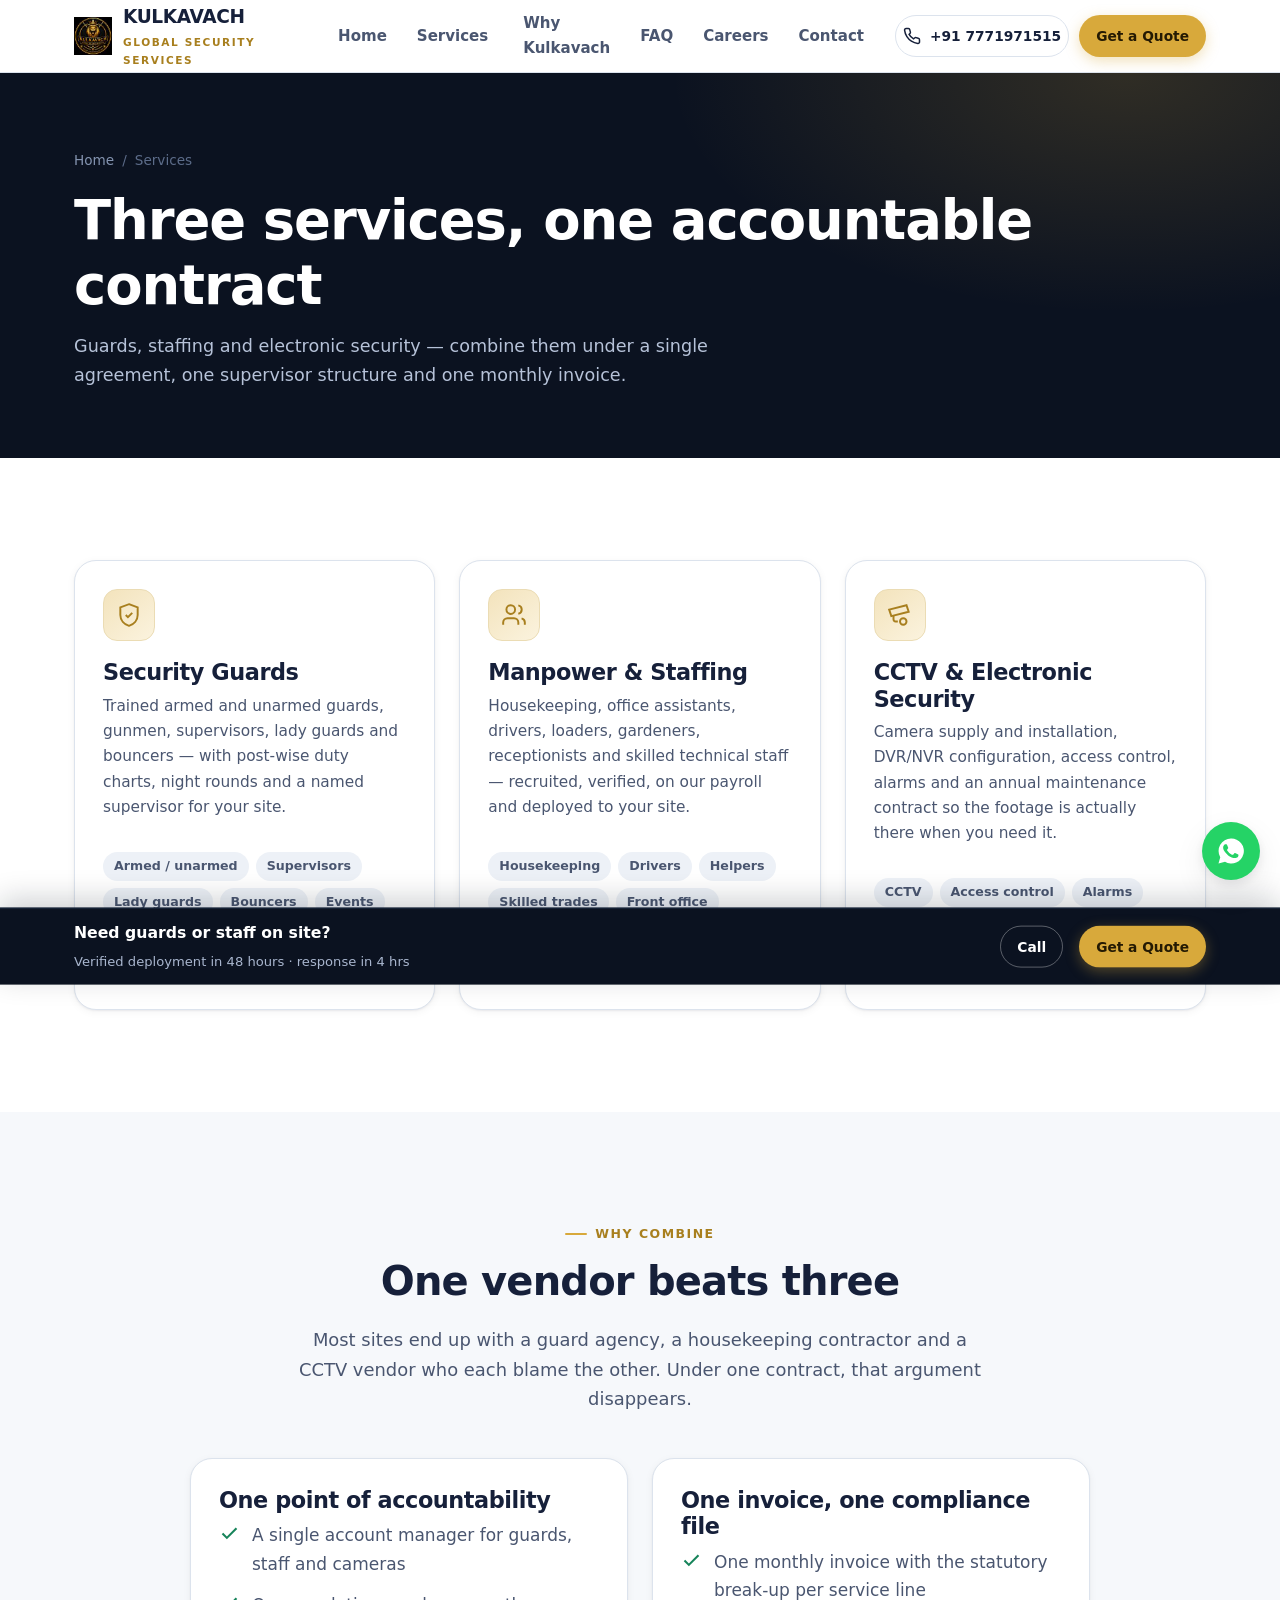
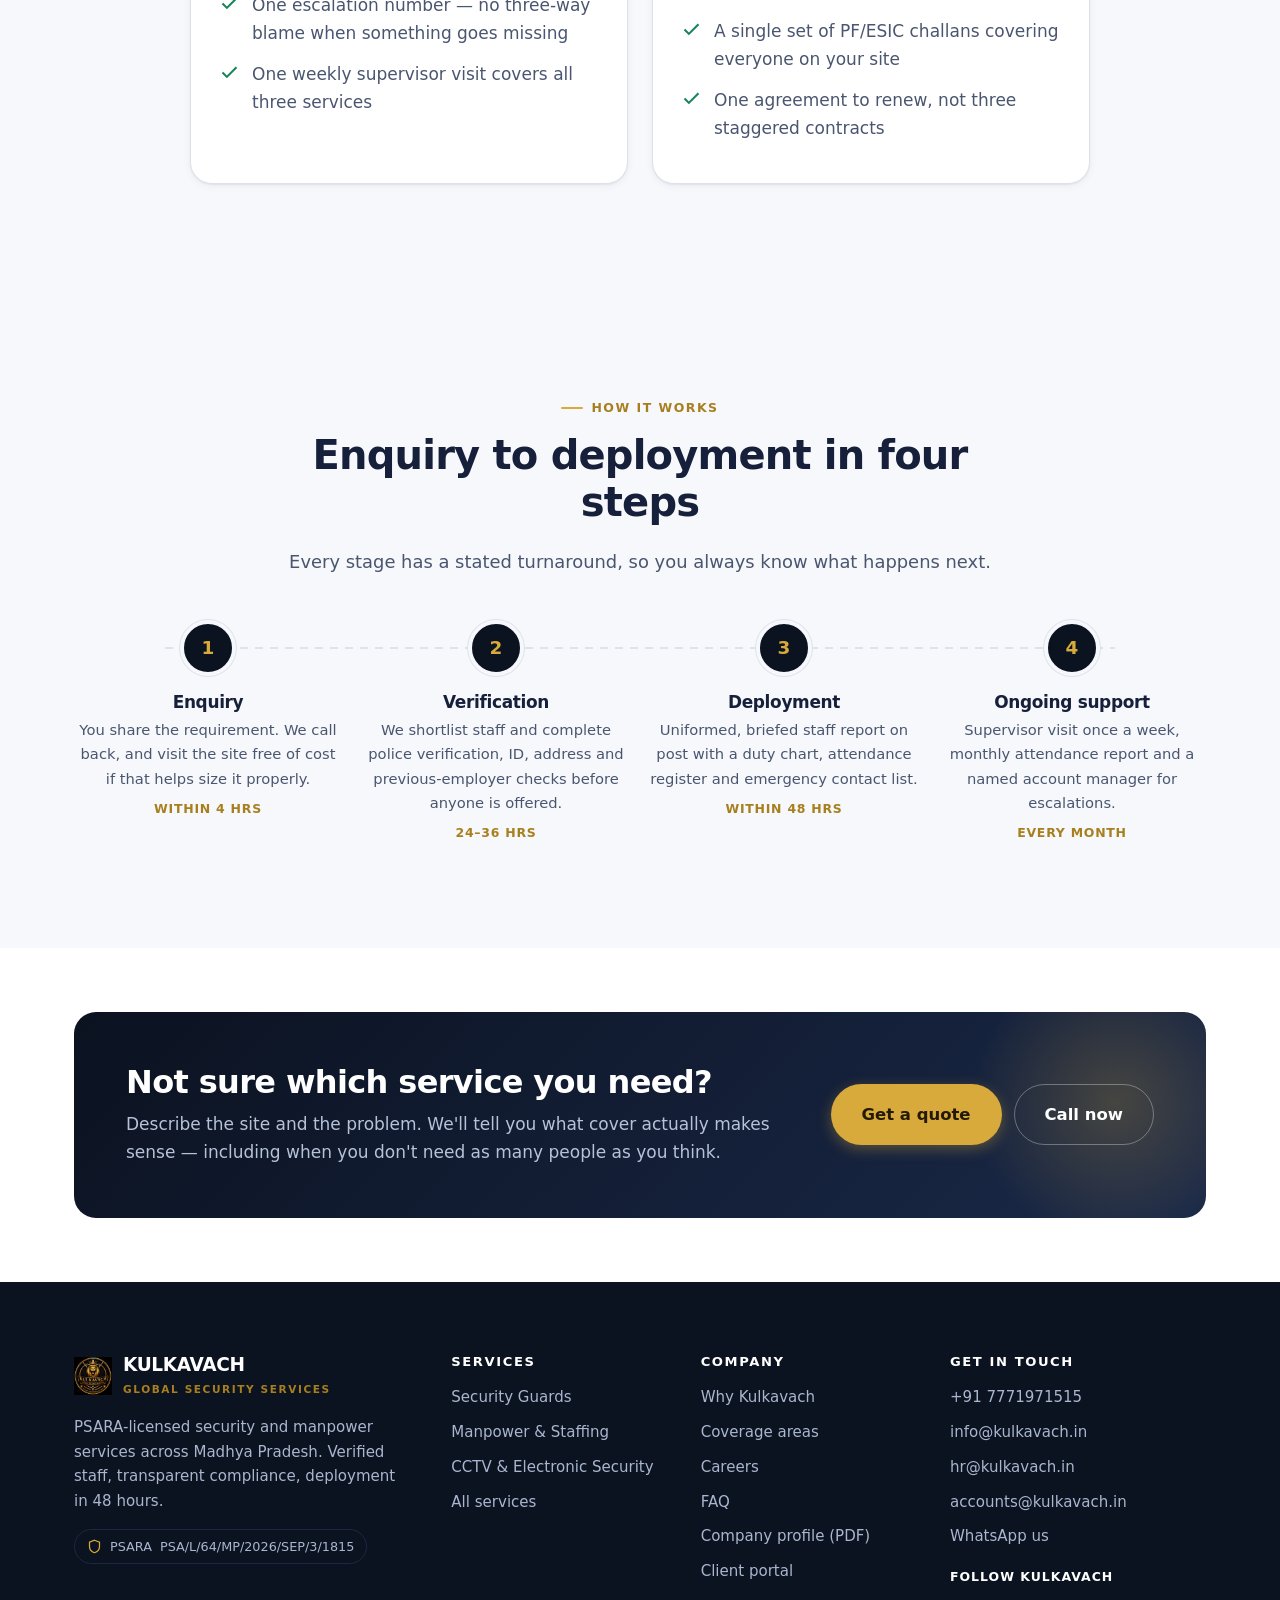
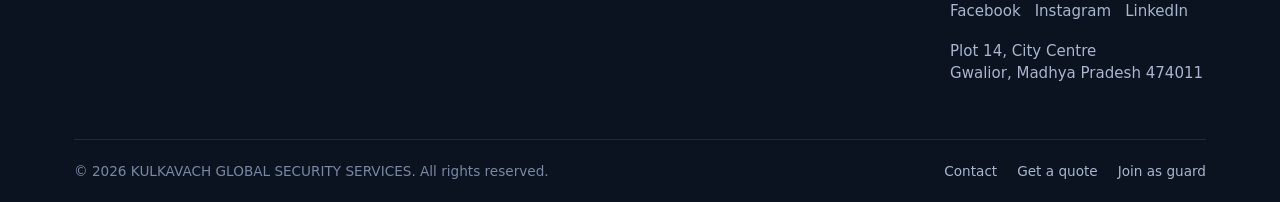
<file: services.html>
<!DOCTYPE html>
<html lang="en-IN">
<head>
<meta charset="utf-8">
<meta name="viewport" content="width=device-width, initial-scale=1">
<title>Services — Security, Manpower &amp; CCTV | Kulkavach</title>
<meta name="description" content="Security guards, manpower staffing and CCTV/electronic security across Madhya Pradesh under a single PSARA-licensed contract.">
<meta name="theme-color" content="#0B1220">
<link rel="icon" href="assets/img/kulkavach-logo.jpg" type="image/jpeg">
<meta property="og:title" content="Services — Security, Manpower &amp; CCTV | Kulkavach">
<meta property="og:description" content="Security guards, manpower staffing and CCTV/electronic security across Madhya Pradesh under a single PSARA-licensed contract.">
<meta property="og:image" content="assets/img/og-cover.svg">
<link rel="stylesheet" href="assets/css/style.css">
</head>
<body data-wa-service="Security Guards / Manpower">

<a class="skip" href="#main">Skip to content</a>

<header class="header">
  <div class="wrap header__inner">
    <a class="brand" href="index.html" aria-label="Kulkavach — home">
      <img class="brand__mark" src="assets/img/kulkavach-logo.jpg" alt="" aria-hidden="true">
      <span><span class="brand__name" data-kv="brand.name">Kulkavach</span>
      <span class="brand__tag" data-kv="brand.tagline">Security &amp; Manpower</span></span>
    </a>

    <nav class="nav" id="primary-nav" aria-label="Primary">
      <a href="index.html">Home</a>
      <div class="nav__item">
        <button class="nav__toggle" type="button" aria-expanded="false" aria-haspopup="true">
          Services
          <svg viewBox="0 0 12 8" fill="none" stroke="currentColor" stroke-width="2" aria-hidden="true"><path d="M1 1l5 5 5-5"/></svg>
        </button>
        <ul class="nav__menu">
          <li><a href="security-guards.html"><strong>Security Guards</strong><span>Armed, unarmed, supervisors, bouncers</span></a></li>
          <li><a href="manpower.html"><strong>Manpower &amp; Staffing</strong><span>Housekeeping, drivers, helpers, skilled labour</span></a></li>
          <li><a href="cctv-surveillance.html"><strong>CCTV &amp; Electronic Security</strong><span>Install, monitor, maintain</span></a></li>
          <li><a href="services.html" aria-current="page"><strong>All services</strong><span>Compare and choose</span></a></li>
        </ul>
      </div>
      <a href="about.html">Why Kulkavach</a>
      <a href="faq.html">FAQ</a>
      <a href="careers.html">Careers</a>
      <a href="contact.html">Contact</a>
    </nav>

    <div class="header__cta">
      <a class="btn btn--ghost btn--sm btn--phone" data-kv-href="tel:contact.phonePrimary" href="#">
        <svg viewBox="0 0 24 24" fill="none" stroke="currentColor" stroke-width="2" aria-hidden="true"><path d="M22 16.9v3a2 2 0 01-2.2 2 19.8 19.8 0 01-8.6-3.1 19.5 19.5 0 01-6-6A19.8 19.8 0 012.1 4.2 2 2 0 014.1 2h3a2 2 0 012 1.7c.1 1 .4 1.9.7 2.8a2 2 0 01-.5 2.1L8.1 9.9a16 16 0 006 6l1.3-1.2a2 2 0 012.1-.5c.9.3 1.8.6 2.8.7a2 2 0 011.7 2z"/></svg>
        <span data-kv="contact.phonePrimary">+91 7771971515</span>
      </a>
      <a class="btn btn--primary btn--sm" href="quote.html">Get a Quote</a>
      <button class="burger" type="button" aria-label="Menu" aria-expanded="false" aria-controls="primary-nav"><span></span></button>
    </div>
  </div>
</header>

<main id="main">

<section class="pagehead">
  <div class="wrap">
    <nav class="crumbs" aria-label="Breadcrumb">
      <a href="index.html">Home</a><span>/</span><span>Services</span>
    </nav>
    <h1>Three services, one accountable contract</h1>
    <p>Guards, staffing and electronic security — combine them under a single agreement, one supervisor structure and one monthly invoice.</p>
  </div>
</section>

<section class="section">
  <div class="wrap">
    <div class="grid g-3">
      <a class="card card--link reveal" href="security-guards.html">
        <span class="card__icon"><svg viewBox="0 0 24 24" fill="none" stroke="currentColor" stroke-width="1.8"><path d="M12 2l8 3v7c0 5-3.5 8.7-8 10-4.5-1.3-8-5-8-10V5l8-3z"/><path d="M9 12l2 2 4-4"/></svg></span>
        <h3>Security Guards</h3>
        <p>Trained armed and unarmed guards, gunmen, supervisors, lady guards and bouncers — with post-wise duty charts, night rounds and a named supervisor for your site.</p>
        <ul class="taglist"><li>Armed / unarmed</li><li>Supervisors</li><li>Lady guards</li><li>Bouncers</li><li>Events</li></ul>
        <span class="card__more">Explore security guards <svg viewBox="0 0 24 24" fill="none" stroke="currentColor" stroke-width="2.2"><path d="M5 12h14M13 6l6 6-6 6"/></svg></span>
      </a>
      <a class="card card--link reveal" href="manpower.html">
        <span class="card__icon"><svg viewBox="0 0 24 24" fill="none" stroke="currentColor" stroke-width="1.8"><path d="M16 21v-2a4 4 0 00-4-4H6a4 4 0 00-4 4v2"/><circle cx="9" cy="7" r="4"/><path d="M22 21v-2a4 4 0 00-3-3.9"/><path d="M16 3.1a4 4 0 010 7.8"/></svg></span>
        <h3>Manpower &amp; Staffing</h3>
        <p>Housekeeping, office assistants, drivers, loaders, gardeners, receptionists and skilled technical staff — recruited, verified, on our payroll and deployed to your site.</p>
        <ul class="taglist"><li>Housekeeping</li><li>Drivers</li><li>Helpers</li><li>Skilled trades</li><li>Front office</li></ul>
        <span class="card__more">Explore manpower <svg viewBox="0 0 24 24" fill="none" stroke="currentColor" stroke-width="2.2"><path d="M5 12h14M13 6l6 6-6 6"/></svg></span>
      </a>
      <a class="card card--link reveal" href="cctv-surveillance.html">
        <span class="card__icon"><svg viewBox="0 0 24 24" fill="none" stroke="currentColor" stroke-width="1.8"><path d="M2 7l16-4 2 6-16 4z"/><path d="M6 12v4a2 2 0 002 2h2"/><circle cx="15" cy="18" r="3"/></svg></span>
        <h3>CCTV &amp; Electronic Security</h3>
        <p>Camera supply and installation, DVR/NVR configuration, access control, alarms and an annual maintenance contract so the footage is actually there when you need it.</p>
        <ul class="taglist"><li>CCTV</li><li>Access control</li><li>Alarms</li><li>AMC</li></ul>
        <span class="card__more">Explore CCTV &amp; tech <svg viewBox="0 0 24 24" fill="none" stroke="currentColor" stroke-width="2.2"><path d="M5 12h14M13 6l6 6-6 6"/></svg></span>
      </a>
    </div>
  </div>
</section>

<section class="section section--paper2">
  <div class="wrap">
    <div class="section-head center">
      <span class="eyebrow">Why combine</span>
      <h2>One vendor beats three</h2>
      <p class="lede">Most sites end up with a guard agency, a housekeeping contractor and a CCTV vendor who each blame the other. Under one contract, that argument disappears.</p>
    </div>
    <div class="grid g-2" style="max-width:900px;margin-inline:auto">
      <div class="card reveal">
        <h3>One point of accountability</h3>
        <ul class="checks"><li><svg viewBox="0 0 24 24" fill="none" stroke="currentColor" stroke-width="2.4"><path d="M20 6L9 17l-5-5"/></svg><span>A single account manager for guards, staff and cameras</span></li><li><svg viewBox="0 0 24 24" fill="none" stroke="currentColor" stroke-width="2.4"><path d="M20 6L9 17l-5-5"/></svg><span>One escalation number — no three-way blame when something goes missing</span></li><li><svg viewBox="0 0 24 24" fill="none" stroke="currentColor" stroke-width="2.4"><path d="M20 6L9 17l-5-5"/></svg><span>One weekly supervisor visit covers all three services</span></li></ul>
      </div>
      <div class="card reveal">
        <h3>One invoice, one compliance file</h3>
        <ul class="checks"><li><svg viewBox="0 0 24 24" fill="none" stroke="currentColor" stroke-width="2.4"><path d="M20 6L9 17l-5-5"/></svg><span>One monthly invoice with the statutory break-up per service line</span></li><li><svg viewBox="0 0 24 24" fill="none" stroke="currentColor" stroke-width="2.4"><path d="M20 6L9 17l-5-5"/></svg><span>A single set of PF/ESIC challans covering everyone on your site</span></li><li><svg viewBox="0 0 24 24" fill="none" stroke="currentColor" stroke-width="2.4"><path d="M20 6L9 17l-5-5"/></svg><span>One agreement to renew, not three staggered contracts</span></li></ul>
      </div>
    </div>
  </div>
</section>

<section class="section section--paper2">
  <div class="wrap">
    <div class="section-head center">
      <span class="eyebrow">How it works</span>
      <h2>Enquiry to deployment in four steps</h2>
      <p class="lede">Every stage has a stated turnaround, so you always know what happens next.</p>
    </div>
    <div class="timeline reveal">
      <div class="step">
        <div class="step__num">1</div><h3>Enquiry</h3>
        <p>You share the requirement. We call back, and visit the site free of cost if that helps size it properly.</p>
        <span class="step__meta">Within <span data-response-hours>4</span> hrs</span>
      </div>
      <div class="step">
        <div class="step__num">2</div><h3>Verification</h3>
        <p>We shortlist staff and complete police verification, ID, address and previous-employer checks before anyone is offered.</p>
        <span class="step__meta">24–36 hrs</span>
      </div>
      <div class="step">
        <div class="step__num">3</div><h3>Deployment</h3>
        <p>Uniformed, briefed staff report on post with a duty chart, attendance register and emergency contact list.</p>
        <span class="step__meta">Within 48 hrs</span>
      </div>
      <div class="step">
        <div class="step__num">4</div><h3>Ongoing support</h3>
        <p>Supervisor visit once a week, monthly attendance report and a named account manager for escalations.</p>
        <span class="step__meta">Every month</span>
      </div>
    </div>
  </div>
</section>

<section class="section section--tight">
  <div class="wrap">
    <div class="ctaband reveal">
      <div>
        <h2>Not sure which service you need?</h2>
        <p>Describe the site and the problem. We'll tell you what cover actually makes sense — including when you don't need as many people as you think.</p>
      </div>
      <div class="btn-row">
        <a class="btn btn--primary btn--lg" href="quote.html">Get a quote</a>
        <a class="btn btn--ghost-light btn--lg" data-kv-href="tel:contact.phonePrimary" href="#">Call now</a>
      </div>
    </div>
  </div>
</section>

</main>

<footer class="footer">
  <div class="wrap">
    <div class="footer__grid">
      <div>
        <a class="brand" href="index.html" style="margin-bottom:16px">
          <img class="brand__mark" src="assets/img/kulkavach-logo.jpg" alt="" aria-hidden="true">
          <span><span class="brand__name" data-kv="brand.name">Kulkavach</span>
          <span class="brand__tag" data-kv="brand.tagline">Security &amp; Manpower</span></span>
        </a>
        <p style="max-width:34ch">PSARA-licensed security and manpower services across Madhya Pradesh. Verified staff, transparent compliance, deployment in 48 hours.</p>
        <span class="footer__lic">
          <svg viewBox="0 0 24 24" fill="none" stroke="currentColor" stroke-width="2"><path d="M12 2l8 3v7c0 5-3.5 8.7-8 10-4.5-1.3-8-5-8-10V5l8-3z"/></svg>
          PSARA <span data-kv="compliance.psaraNumber">—</span>
        </span>
      </div>
      <div>
        <h4>Services</h4>
        <ul>
          <li><a href="security-guards.html">Security Guards</a></li>
          <li><a href="manpower.html">Manpower &amp; Staffing</a></li>
          <li><a href="cctv-surveillance.html">CCTV &amp; Electronic Security</a></li>
          <li><a href="services.html">All services</a></li>
        </ul>
      </div>
      <div>
        <h4>Company</h4>
        <ul>
          <li><a href="about.html">Why Kulkavach</a></li>
          <li><a href="index.html#coverage">Coverage areas</a></li>
          <li><a href="careers.html">Careers</a></li>
          <li><a href="faq.html">FAQ</a></li>
          <li><a href="company-profile.html">Company profile (PDF)</a></li>
          <li><a href="portal.html">Client portal</a></li>
        </ul>
      </div>
      <div>
        <h4>Get in touch</h4>
        <ul>
          <li><a data-kv-href="tel:contact.phonePrimary" href="#"><span data-kv="contact.phonePrimary">—</span></a></li>
          <li><a data-kv-href="mailto:contact.email" href="#"><span data-kv="contact.email">info@kulkavach.in</span></a></li>
          <li><a data-kv-href="mailto:contact.emailHR" href="#"><span data-kv="contact.emailHR">hr@kulkavach.in</span></a></li>
          <li><a data-kv-href="mailto:contact.emailAccounts" href="#"><span data-kv="contact.emailAccounts">accounts@kulkavach.in</span></a></li>
          <li><a data-kv-href="wa" href="#">WhatsApp us</a></li>
          <li class="footer__social-heading">Follow Kulkavach</li>
          <li class="footer__social">
            <a data-kv-href="contact.social.facebook" href="#" target="_blank" rel="noopener noreferrer" aria-label="Facebook">Facebook</a>
            <a data-kv-href="contact.social.instagram" href="#" target="_blank" rel="noopener noreferrer" aria-label="Instagram">Instagram</a>
            <a data-kv-href="contact.social.linkedin" href="#" target="_blank" rel="noopener noreferrer" aria-label="LinkedIn">LinkedIn</a>
          </li>
          <li style="margin-top:14px;line-height:1.5">
            <span data-kv="contact.address.line1">—</span><br>
            <span data-kv="contact.address.line2">—</span>
          </li>
        </ul>
      </div>
    </div>
    <div class="footer__bottom">
      <span>&copy; <span data-kv-year>2026</span> <span data-kv="brand.legalName">Kulkavach</span>. All rights reserved.</span>
      <nav>
        <a href="contact.html">Contact</a>
        <a href="quote.html">Get a quote</a>
        <a href="careers.html">Join as guard</a>
      </nav>
    </div>
  </div>
</footer>

<div class="stickybar" role="region" aria-label="Quick actions">
  <div class="wrap stickybar__inner">
    <div class="stickybar__text">
      <strong>Need guards or staff on site?</strong>
      <span>Verified deployment in 48 hours · response in <span data-response-hours>4</span> hrs</span>
    </div>
    <a class="btn btn--ghost-light btn--sm" data-kv-href="tel:contact.phonePrimary" href="#">Call</a>
    <a class="btn btn--primary btn--sm" href="quote.html">Get a Quote</a>
  </div>
</div>

<div class="fab">
  <div class="fab__wrap">
    <span class="fab__label">Chat with us on WhatsApp</span>
    <a class="fab__btn fab__btn--wa" data-kv-href="wa" href="#" aria-label="Chat on WhatsApp" style="position:relative"><svg viewBox="0 0 24 24" fill="currentColor" aria-hidden="true"><path d="M12 2a10 10 0 00-8.6 15L2 22l5.2-1.4A10 10 0 1012 2zm5.8 14.2c-.2.7-1.4 1.3-2 1.4-.5.1-1.2.1-1.9-.1-.4-.1-1-.3-1.8-.6-3-1.3-5-4.4-5.2-4.6-.1-.2-1.2-1.6-1.2-3s.7-2.1 1-2.4c.3-.3.6-.4.8-.4h.6c.2 0 .4 0 .7.5l.9 2.2c.1.2.1.4 0 .6l-.4.6-.3.3c-.1.2-.3.4-.1.7.2.3.8 1.3 1.7 2.1 1.2 1 2.1 1.4 2.4 1.5.3.1.5.1.7-.1l1-1.2c.2-.2.4-.2.6-.1l2.1 1c.3.1.5.2.5.4.1.1.1.8-.1 1.2z"/></svg></a>
  </div>
</div>

<div class="modal" id="psaraModal" role="dialog" aria-modal="true" aria-labelledby="psaraTitle" aria-hidden="true">
  <div class="modal__box">
    <div class="modal__head">
      <svg class="seal__mark" viewBox="0 0 40 44" fill="none" aria-hidden="true"><path d="M20 2 36 8v13.5C36 31.8 29.2 39.6 20 42 10.8 39.6 4 31.8 4 21.5V8L20 2z" fill="none" stroke="currentColor" stroke-width="2.2"/><path d="M13.5 21.5 18.5 26.5 27 17" stroke="currentColor" stroke-width="2.8" stroke-linecap="round" stroke-linejoin="round"/></svg>
      <div>
        <h3 id="psaraTitle">Licence &amp; compliance</h3>
        <p>Private Security Agencies (Regulation) Act, 2005</p>
      </div>
      <button class="modal__x" type="button" data-modal-close aria-label="Close">&times;</button>
    </div>
    <div class="modal__body">
      <dl class="deflist">
        <dt>Licence number</dt><dd data-kv="compliance.psaraNumber">—</dd>
        <dt>Issuing authority</dt><dd data-kv="compliance.psaraIssuer">—</dd>
        <dt>Valid from</dt><dd data-kv="compliance.psaraValidFrom">—</dd>
        <dt>Valid until</dt><dd data-kv="compliance.psaraValidTo">—</dd>
        <dt>Status</dt><dd class="ok" data-kv="compliance.psaraStatus">—</dd>
        <dt>GSTIN</dt><dd data-kv="compliance.gstin">—</dd>
        <dt>EPF establishment code</dt><dd data-kv="compliance.pfCode">—</dd>
        <dt>ESIC code</dt><dd data-kv="compliance.esicCode">—</dd>
      </dl>
      <p class="note" data-kv="compliance.verifyNote">—</p>
      <div class="btn-row" style="margin-top:20px">
        <a class="btn btn--dark btn--sm" href="company-profile.html">Download company profile</a>
        <a class="btn btn--ghost btn--sm" data-kv-href="tel:contact.phonePrimary" href="#">Call to verify</a>
      </div>
    </div>
  </div>
</div>

<script src="assets/js/config.js"></script>
<script src="assets/js/site.js"></script>
</body>
</html>
</file>
<file: assets/css/style.css>
/* ==========================================================================
   Kulkavach Security Portal — Design System
   Single stylesheet, no external dependencies.
   ========================================================================== */

/* ---------- Tokens ---------- */
:root {
  /* Brand */
  --ink:        #0B1220;   /* deep navy — authority */
  --ink-2:      #121C31;   /* raised navy surface */
  --ink-3:      #1B2942;   /* borders on dark */
  --gold:       #D8A93B;   /* trust / verification accent */
  --gold-soft:  #F3E3BC;
  --gold-deep:  #A87F1E;
  --steel:      #35507E;   /* secondary action */
  --whatsapp:   #25D366;

  /* Neutrals */
  --paper:      #FFFFFF;
  --paper-2:    #F6F8FB;
  --paper-3:    #EDF1F7;
  --line:       #DCE3ED;
  --text:       #16203A;
  --text-2:     #4A5670;
  --text-3:     #7B879F;

  /* Semantic */
  --ok:         #17845A;
  --ok-soft:    #E5F5EE;
  --warn:       #B4651A;
  --err:        #C0392B;
  --err-soft:   #FDECEA;

  /* Shape & motion */
  --r-sm: 8px;
  --r:    14px;
  --r-lg: 22px;
  --r-pill: 999px;
  --shadow-1: 0 1px 2px rgba(11,18,32,.06), 0 2px 8px rgba(11,18,32,.05);
  --shadow-2: 0 4px 12px rgba(11,18,32,.08), 0 12px 32px rgba(11,18,32,.08);
  --shadow-3: 0 18px 60px rgba(11,18,32,.22);
  --ease: cubic-bezier(.22,.61,.36,1);

  /* Layout */
  --wrap: 1180px;
  --gut: 24px;
  --header-h: 72px;

  --font: "Inter", "Segoe UI", system-ui, -apple-system, "Helvetica Neue", Arial, sans-serif;
}

/* ---------- Reset ---------- */
*, *::before, *::after { box-sizing: border-box; }
html { -webkit-text-size-adjust: 100%; scroll-behavior: smooth; scroll-padding-top: calc(var(--header-h) + 16px); }
body {
  margin: 0;
  font-family: var(--font);
  font-size: 17px;
  line-height: 1.65;
  color: var(--text);
  background: var(--paper);
  -webkit-font-smoothing: antialiased;
  overflow-x: hidden;
}
img, svg { max-width: 100%; display: block; }
a { color: inherit; }
button, input, select, textarea { font: inherit; color: inherit; }
h1, h2, h3, h4 { margin: 0 0 .5em; line-height: 1.18; letter-spacing: -0.02em; font-weight: 750; }
h1 { font-size: clamp(2.1rem, 5vw, 3.4rem); }
h2 { font-size: clamp(1.7rem, 3.4vw, 2.5rem); }
h3 { font-size: clamp(1.15rem, 1.8vw, 1.4rem); }
p  { margin: 0 0 1em; }
ul, ol { margin: 0 0 1em; padding-left: 1.25em; }
li { margin-bottom: .4em; }
:focus-visible { outline: 3px solid var(--gold); outline-offset: 2px; border-radius: 4px; }

@media (prefers-reduced-motion: reduce) {
  html { scroll-behavior: auto; }
  *, *::before, *::after { animation-duration: .001ms !important; transition-duration: .001ms !important; }
}

/* ---------- Layout helpers ---------- */
.wrap { width: 100%; max-width: var(--wrap); margin-inline: auto; padding-inline: var(--gut); }
.section { padding: clamp(56px, 8vw, 104px) 0; }
.section--tight { padding: clamp(40px, 5vw, 64px) 0; }
.section--paper2 { background: var(--paper-2); }
.section--dark { background: var(--ink); color: #E8EDF6; }
.section--dark h2, .section--dark h3 { color: #fff; }
.section--dark p { color: #B6C2D8; }

.grid { display: grid; gap: 24px; }
.g-2 { grid-template-columns: repeat(2, 1fr); }
.g-3 { grid-template-columns: repeat(3, 1fr); }
.g-4 { grid-template-columns: repeat(4, 1fr); }
@media (max-width: 900px) { .g-3, .g-4 { grid-template-columns: repeat(2, 1fr); } }
@media (max-width: 620px) { .g-2, .g-3, .g-4 { grid-template-columns: 1fr; } }

.center { text-align: center; }
.lede { font-size: 1.12rem; color: var(--text-2); max-width: 62ch; }
.center .lede { margin-inline: auto; }
.muted { color: var(--text-2); }
.small { font-size: .875rem; }
.mt-0 { margin-top: 0; } .mb-0 { margin-bottom: 0; }

/* Section eyebrow */
.eyebrow {
  display: inline-flex; align-items: center; gap: 8px;
  font-size: .78rem; font-weight: 700; letter-spacing: .12em; text-transform: uppercase;
  color: var(--gold-deep); margin-bottom: 14px;
}
.eyebrow::before { content: ""; width: 22px; height: 2px; background: var(--gold); border-radius: 2px; }
.section--dark .eyebrow { color: var(--gold); }

.section-head { max-width: 66ch; margin-bottom: 44px; }
.section-head.center { margin-inline: auto; }

/* ---------- Buttons ---------- */
.btn {
  display: inline-flex; align-items: center; justify-content: center; gap: 9px;
  padding: 13px 24px; border-radius: var(--r-pill);
  font-weight: 650; font-size: .97rem; text-decoration: none; cursor: pointer;
  border: 1.5px solid transparent; background: none;
  transition: transform .18s var(--ease), box-shadow .18s var(--ease), background-color .18s var(--ease), border-color .18s var(--ease), color .18s var(--ease);
  white-space: nowrap;
}
.btn:hover { transform: translateY(-2px); }
.btn:active { transform: translateY(0); }
.btn svg { width: 18px; height: 18px; flex: none; }

.btn--primary { background: var(--gold); color: #241A03; box-shadow: 0 4px 14px rgba(216,169,59,.35); }
.btn--primary:hover { background: #E4B84A; box-shadow: 0 8px 24px rgba(216,169,59,.42); }

.btn--dark { background: var(--ink); color: #fff; }
.btn--dark:hover { background: var(--ink-2); box-shadow: var(--shadow-2); }

.btn--ghost { border-color: var(--line); background: var(--paper); color: var(--text); }
.btn--ghost:hover { border-color: var(--ink); background: var(--paper); }

.btn--ghost-light { border-color: rgba(255,255,255,.32); color: #fff; }
.btn--ghost-light:hover { border-color: #fff; background: rgba(255,255,255,.08); }

.btn--wa { background: var(--whatsapp); color: #07300F; }
.btn--wa:hover { background: #33e074; }

.btn--lg { padding: 16px 30px; font-size: 1.03rem; }
.btn--sm { padding: 9px 16px; font-size: .86rem; }
.btn--block { width: 100%; }

.btn-row { display: flex; flex-wrap: wrap; gap: 12px; }
.center .btn-row { justify-content: center; }

/* ---------- Header ---------- */
.header {
  position: sticky; top: 0; z-index: 90;
  background: rgba(255,255,255,.92);
  backdrop-filter: saturate(1.6) blur(12px);
  border-bottom: 1px solid var(--line);
  transition: box-shadow .25s var(--ease);
}
.header.is-stuck { box-shadow: var(--shadow-1); }
.header__inner {
  height: var(--header-h);
  display: flex; align-items: center; gap: 18px;
}
.brand { display: flex; align-items: center; gap: 11px; text-decoration: none; margin-right: auto; }
.brand__mark { width: 38px; height: 38px; flex: none; }
.brand__name { font-weight: 800; font-size: 1.16rem; letter-spacing: -.02em; line-height: 1; }
.brand__tag { display: block; font-size: .66rem; font-weight: 650; letter-spacing: .15em; text-transform: uppercase; color: var(--gold-deep); margin-top: 3px; }

.nav { display: flex; align-items: center; gap: 4px; }
.nav a {
  padding: 9px 13px; border-radius: var(--r-sm); text-decoration: none;
  font-size: .94rem; font-weight: 550; color: var(--text-2);
  transition: color .15s, background-color .15s;
}
.nav a:hover { color: var(--text); background: var(--paper-3); }
.nav a[aria-current="page"] { color: var(--text); font-weight: 700; }

/* Dropdown */
.nav__item { position: relative; }
.nav__toggle {
  display: inline-flex; align-items: center; gap: 5px;
  padding: 9px 13px; border-radius: var(--r-sm); border: 0; background: none;
  font-size: .94rem; font-weight: 550; color: var(--text-2); cursor: pointer;
}
.nav__toggle:hover { color: var(--text); background: var(--paper-3); }
.nav__toggle svg { width: 12px; height: 12px; transition: transform .2s var(--ease); }
.nav__item.is-open .nav__toggle svg { transform: rotate(180deg); }
.nav__menu {
  position: absolute; top: calc(100% + 10px); left: 0; min-width: 268px;
  background: var(--paper); border: 1px solid var(--line); border-radius: var(--r);
  box-shadow: var(--shadow-2); padding: 8px; list-style: none; margin: 0;
  opacity: 0; visibility: hidden; transform: translateY(-6px);
  transition: opacity .18s var(--ease), transform .18s var(--ease), visibility .18s;
}
.nav__item.is-open .nav__menu { opacity: 1; visibility: visible; transform: translateY(0); }
.nav__menu li { margin: 0; }
.nav__menu a { display: block; padding: 10px 12px; border-radius: var(--r-sm); }
.nav__menu strong { display: block; font-size: .94rem; color: var(--text); font-weight: 650; }
.nav__menu span { display: block; font-size: .8rem; color: var(--text-3); }

.header__cta { display: flex; align-items: center; gap: 10px; }

.burger {
  display: none; width: 44px; height: 44px; border: 1px solid var(--line);
  border-radius: var(--r-sm); background: var(--paper); cursor: pointer;
  align-items: center; justify-content: center;
}
.burger span { display: block; width: 19px; height: 2px; background: var(--text); border-radius: 2px; position: relative; transition: .2s var(--ease); }
.burger span::before, .burger span::after {
  content: ""; position: absolute; left: 0; width: 19px; height: 2px; background: var(--text); border-radius: 2px; transition: .2s var(--ease);
}
.burger span::before { top: -6px; } .burger span::after { top: 6px; }
.burger[aria-expanded="true"] span { background: transparent; }
.burger[aria-expanded="true"] span::before { top: 0; transform: rotate(45deg); }
.burger[aria-expanded="true"] span::after { top: 0; transform: rotate(-45deg); }

@media (max-width: 1024px) {
  .burger { display: inline-flex; }
  .header__cta .btn--phone { display: none; }
  .nav {
    position: fixed; inset: var(--header-h) 0 auto 0;
    flex-direction: column; align-items: stretch; gap: 2px;
    background: var(--paper); border-bottom: 1px solid var(--line);
    padding: 14px var(--gut) 22px; max-height: calc(100dvh - var(--header-h)); overflow-y: auto;
    transform: translateY(-14px); opacity: 0; visibility: hidden;
    transition: .22s var(--ease); box-shadow: var(--shadow-2);
  }
  .nav.is-open { transform: none; opacity: 1; visibility: visible; }
  .nav a, .nav__toggle { padding: 13px 12px; font-size: 1rem; width: 100%; text-align: left; justify-content: space-between; }
  .nav__menu {
    position: static; opacity: 1; visibility: visible; transform: none;
    box-shadow: none; border: 0; border-left: 2px solid var(--line);
    border-radius: 0; margin-left: 12px; padding: 0 0 0 6px;
    display: none;
  }
  .nav__item.is-open .nav__menu { display: block; }
}

/* ---------- Sticky CTA bar ---------- */
.stickybar {
  position: fixed; left: 0; right: 0; bottom: 0; z-index: 80;
  background: var(--ink); color: #fff;
  border-top: 1px solid var(--ink-3);
  transform: translateY(110%); transition: transform .3s var(--ease);
  padding: 11px 0 calc(11px + env(safe-area-inset-bottom));
  box-shadow: 0 -8px 30px rgba(11,18,32,.2);
}
.stickybar.is-visible { transform: none; }
.stickybar__inner { display: flex; align-items: center; gap: 16px; }
.stickybar__text { margin-right: auto; }
.stickybar__text strong { display: block; font-size: .98rem; }
.stickybar__text span { font-size: .82rem; color: #A9B6CE; }
@media (max-width: 720px) {
  .stickybar__text { display: none; }
  .stickybar__inner { justify-content: stretch; }
  .stickybar .btn { flex: 1; }
}
body.has-stickybar .fab { bottom: 92px; }

/* ---------- Hero ---------- */
.hero {
  position: relative; background: var(--ink); color: #fff; overflow: hidden;
  padding: clamp(60px, 8vw, 104px) 0 clamp(72px, 9vw, 116px);
}
.hero::before {
  content: ""; position: absolute; inset: 0;
  background:
    radial-gradient(1100px 520px at 78% -10%, rgba(216,169,59,.20), transparent 62%),
    radial-gradient(760px 460px at 6% 106%, rgba(53,80,126,.42), transparent 60%);
}
.hero::after {
  content: ""; position: absolute; inset: 0; opacity: .35;
  background-image: linear-gradient(rgba(255,255,255,.045) 1px, transparent 1px),
                    linear-gradient(90deg, rgba(255,255,255,.045) 1px, transparent 1px);
  background-size: 56px 56px;
  mask-image: radial-gradient(circle at 60% 40%, #000, transparent 78%);
}
.hero > .wrap { position: relative; z-index: 1; }
.hero__grid { display: grid; grid-template-columns: 1.08fr .92fr; gap: clamp(32px, 5vw, 64px); align-items: center; }
@media (max-width: 940px) { .hero__grid { grid-template-columns: 1fr; } }

.hero h1 { color: #fff; margin-bottom: 18px; }
.hero h1 em { font-style: normal; color: var(--gold); }
.hero__sub { font-size: 1.16rem; color: #C2CDE2; max-width: 54ch; margin-bottom: 28px; }
.hero .btn-row { margin-bottom: 26px; }

.pill {
  display: inline-flex; align-items: center; gap: 8px;
  padding: 7px 15px 7px 9px; border-radius: var(--r-pill);
  background: rgba(255,255,255,.07); border: 1px solid rgba(255,255,255,.16);
  font-size: .84rem; font-weight: 600; color: #E8EDF6; margin-bottom: 22px;
}
.pill__dot { width: 8px; height: 8px; border-radius: 50%; background: var(--ok); box-shadow: 0 0 0 4px rgba(23,132,90,.25); }
.pill__dot--live { animation: pulse 2.4s infinite; }
@keyframes pulse { 0%,100% { box-shadow: 0 0 0 3px rgba(23,132,90,.28); } 50% { box-shadow: 0 0 0 8px rgba(23,132,90,0); } }

.hero__proof { display: flex; flex-wrap: wrap; gap: 10px 20px; font-size: .9rem; color: #A9B6CE; }
.hero__proof span { display: inline-flex; align-items: center; gap: 7px; }
.hero__proof svg { width: 16px; height: 16px; color: var(--gold); flex: none; }

/* Hero card */
.hero__card {
  background: linear-gradient(180deg, rgba(255,255,255,.10), rgba(255,255,255,.04));
  border: 1px solid rgba(255,255,255,.16); border-radius: var(--r-lg);
  padding: 26px; backdrop-filter: blur(8px); box-shadow: var(--shadow-3);
}
.hero__card h3 { font-size: 1.12rem; margin-bottom: 4px; }
.hero__card .small { color: #A9B6CE; }
.minilist { list-style: none; padding: 0; margin: 18px 0 0; }
.minilist li {
  display: flex; gap: 11px; align-items: flex-start;
  padding: 11px 0; border-top: 1px solid rgba(255,255,255,.11); font-size: .93rem; color: #D3DCEB; margin: 0;
}
.minilist svg { width: 19px; height: 19px; color: var(--gold); flex: none; margin-top: 1px; }

/* ---------- Counters ---------- */
.counters { display: grid; grid-template-columns: repeat(4, 1fr); gap: 1px; background: var(--line); border: 1px solid var(--line); border-radius: var(--r-lg); overflow: hidden; }
@media (max-width: 760px) { .counters { grid-template-columns: repeat(2, 1fr); } }
.counter { background: var(--paper); padding: 30px 22px; text-align: center; }
.counter__num { font-size: clamp(2rem, 4.4vw, 2.9rem); font-weight: 800; letter-spacing: -.03em; color: var(--ink); line-height: 1; font-variant-numeric: tabular-nums; }
.counter__num .suffix { color: var(--gold-deep); }
.counter__label { font-size: .86rem; color: var(--text-2); margin-top: 9px; font-weight: 550; }

.statbar { background: var(--ink); color: #fff; }
.statbar .counters { background: var(--ink-3); border-color: var(--ink-3); }
.statbar .counter { background: var(--ink); }
.statbar .counter__num { color: #fff; }
.statbar .counter__num .suffix { color: var(--gold); }
.statbar .counter__label { color: #A9B6CE; }

/* ---------- Cards ---------- */
.card {
  background: var(--paper); border: 1px solid var(--line); border-radius: var(--r-lg);
  padding: 28px; box-shadow: var(--shadow-1);
  transition: transform .22s var(--ease), box-shadow .22s var(--ease), border-color .22s var(--ease);
}
.card--link { text-decoration: none; display: flex; flex-direction: column; }
.card--link:hover { transform: translateY(-4px); box-shadow: var(--shadow-2); border-color: #C7D2E2; }
.card__icon {
  width: 52px; height: 52px; border-radius: var(--r); display: grid; place-items: center;
  background: linear-gradient(140deg, var(--gold-soft), #FBF3DE); color: var(--gold-deep);
  margin-bottom: 18px; border: 1px solid #EBDCB4;
}
.card__icon svg { width: 26px; height: 26px; }
.card h3 { margin-bottom: 8px; }
.card p { color: var(--text-2); font-size: .96rem; }
.card__more { margin-top: auto; padding-top: 14px; color: var(--gold-deep); font-weight: 650; font-size: .92rem; display: inline-flex; align-items: center; gap: 7px; }
.card--link:hover .card__more svg { transform: translateX(4px); }
.card__more svg { width: 15px; height: 15px; transition: transform .2s var(--ease); }

.taglist { list-style: none; padding: 0; margin: 16px 0 0; display: flex; flex-wrap: wrap; gap: 7px; }
.taglist li { margin: 0; font-size: .79rem; font-weight: 600; padding: 4px 11px; border-radius: var(--r-pill); background: var(--paper-3); color: var(--text-2); }

/* ---------- Checklist ---------- */
.checks { list-style: none; padding: 0; margin: 0; }
.checks li { display: flex; gap: 12px; align-items: flex-start; margin-bottom: 13px; color: var(--text-2); }
.checks svg { width: 21px; height: 21px; flex: none; color: var(--ok); margin-top: 2px; }
.checks strong { color: var(--text); }
.section--dark .checks li { color: #B6C2D8; }
.section--dark .checks strong { color: #fff; }
.section--dark .checks svg { color: var(--gold); }

/* ---------- Process timeline ---------- */
.timeline { display: grid; grid-template-columns: repeat(4, 1fr); gap: 20px; position: relative; }
.timeline::before {
  content: ""; position: absolute; top: 27px; left: 8%; right: 8%; height: 2px;
  background: repeating-linear-gradient(90deg, var(--line) 0 8px, transparent 8px 15px);
}
@media (max-width: 860px) {
  .timeline { grid-template-columns: 1fr; gap: 0; }
  .timeline::before { top: 10px; bottom: 40px; left: 27px; right: auto; width: 2px; height: auto; background: repeating-linear-gradient(180deg, var(--line) 0 8px, transparent 8px 15px); }
  .step { display: grid; grid-template-columns: 56px 1fr; gap: 16px; text-align: left !important; padding-bottom: 26px; }
  .step__num { margin: 0 !important; }
}
.step { position: relative; text-align: center; }
.step__num {
  width: 56px; height: 56px; border-radius: 50%; margin: 0 auto 16px;
  display: grid; place-items: center; font-weight: 800; font-size: 1.15rem;
  background: var(--ink); color: var(--gold); border: 4px solid var(--paper);
  box-shadow: 0 0 0 1px var(--line);
}
.section--paper2 .step__num { border-color: var(--paper-2); }
.section--dark .step__num { background: var(--gold); color: var(--ink); border-color: var(--ink); box-shadow: 0 0 0 1px var(--ink-3); }
.step h3 { font-size: 1.06rem; margin-bottom: 6px; }
.step p { font-size: .92rem; color: var(--text-2); margin: 0; }
.step__meta { display: inline-block; margin-top: 8px; font-size: .78rem; font-weight: 700; color: var(--gold-deep); text-transform: uppercase; letter-spacing: .06em; }

/* ---------- Trust / compliance ---------- */
/* PSARA Trust Seal Badge (Static Image) */
.seal-badge {
  display: inline-block;
  width: auto;
  max-width: 100%;
  height: 56px;
  vertical-align: middle;
  border-radius: var(--r-pill);
  user-select: none;
}
.seal-badge--block {
  display: block;
  width: 100%;
  max-width: 320px;
  margin: 0 auto;
}

.seal {
  display: inline-flex; align-items: center; gap: 13px; text-align: left;
  padding: 11px 20px 11px 12px; border-radius: var(--r-pill);
  background: rgba(255,255,255,.07); border: 1px solid var(--gold);
  color: #fff; font: inherit;
}
.seal__mark { width: 40px; height: 40px; flex: none; color: var(--gold); }
.seal__t { display: block; font-weight: 750; font-size: .95rem; line-height: 1.25; }
.seal__s { display: block; font-size: .78rem; color: var(--gold-soft); }
.seal--light { background: var(--paper); color: var(--text); border-color: var(--gold); box-shadow: var(--shadow-1); }

.compliance { display: grid; grid-template-columns: repeat(4, 1fr); gap: 18px; }
@media (max-width: 900px) { .compliance { grid-template-columns: repeat(2, 1fr); } }
@media (max-width: 540px) { .compliance { grid-template-columns: 1fr; } }
.comp {
  padding: 22px; border-radius: var(--r); background: rgba(255,255,255,.05);
  border: 1px solid rgba(255,255,255,.13);
}
.comp svg { width: 28px; height: 28px; color: var(--gold); margin-bottom: 12px; }
.comp h4 { margin: 0 0 5px; font-size: 1rem; color: #fff; font-weight: 700; }
.comp p { margin: 0; font-size: .875rem; color: #A9B6CE; }

/* Logo strip */
.logostrip { display: grid; grid-template-columns: repeat(4, 1fr); gap: 1px; background: var(--line); border: 1px solid var(--line); border-radius: var(--r); overflow: hidden; }
@media (max-width: 860px) { .logostrip { grid-template-columns: repeat(2, 1fr); } }
.logostrip__cell { background: var(--paper); display: grid; place-items: center; padding: 26px 20px; }
.logostrip__cell svg { height: 34px; width: auto; color: #96A2B8; transition: color .2s; }
.logostrip__cell:hover svg { color: var(--ink); }

/* Testimonials */
.quote { background: var(--paper); border: 1px solid var(--line); border-radius: var(--r-lg); padding: 28px; box-shadow: var(--shadow-1); display: flex; flex-direction: column; }
.quote__stars { display: flex; gap: 3px; color: var(--gold); margin-bottom: 14px; }
.quote__stars svg { width: 17px; height: 17px; }
.quote blockquote { margin: 0 0 20px; font-size: 1.02rem; color: var(--text); line-height: 1.6; }
.quote__who { display: flex; align-items: center; gap: 13px; margin-top: auto; padding-top: 18px; border-top: 1px solid var(--line); }
.avatar { width: 44px; height: 44px; border-radius: 50%; flex: none; display: grid; place-items: center; font-weight: 750; font-size: .95rem; background: var(--ink); color: var(--gold); }
.quote__who strong { display: block; font-size: .94rem; }
.quote__who span { display: block; font-size: .82rem; color: var(--text-3); }
.verified-tag { display: inline-flex; align-items: center; gap: 5px; font-size: .74rem; font-weight: 700; color: var(--ok); background: var(--ok-soft); padding: 3px 9px; border-radius: var(--r-pill); margin-top: 6px; }
.verified-tag svg { width: 12px; height: 12px; }

/* Case studies */
.case { border: 1px solid var(--line); border-radius: var(--r-lg); overflow: hidden; background: var(--paper); box-shadow: var(--shadow-1); display: flex; flex-direction: column; }
.case__head { padding: 20px 24px; background: var(--ink); color: #fff; }
.case__head span { font-size: .76rem; text-transform: uppercase; letter-spacing: .1em; color: var(--gold); font-weight: 700; }
.case__head h3 { margin: 6px 0 0; font-size: 1.1rem; color: #fff; }
.case__body { padding: 24px; display: grid; gap: 18px; }
.case__row > span { display: block; font-size: .74rem; font-weight: 750; letter-spacing: .1em; text-transform: uppercase; color: var(--text-3); margin-bottom: 5px; }
.case__row p { margin: 0; font-size: .94rem; color: var(--text-2); }
.case__result { background: var(--ok-soft); border-radius: var(--r); padding: 16px 18px; }
.case__result span { color: var(--ok); }
.case__result p { color: #10523A; font-weight: 600; }

/* ---------- Accordion ---------- */
.accordion { border: 1px solid var(--line); border-radius: var(--r-lg); overflow: hidden; background: var(--paper); }
.acc { border-bottom: 1px solid var(--line); }
.acc:last-child { border-bottom: 0; }
.acc__btn {
  width: 100%; display: flex; align-items: flex-start; gap: 16px; justify-content: space-between;
  padding: 20px 24px; background: none; border: 0; cursor: pointer; text-align: left;
  font-size: 1.02rem; font-weight: 650; color: var(--text); transition: background-color .15s;
}
.acc__btn:hover { background: var(--paper-2); }
.acc__ico { width: 26px; height: 26px; flex: none; border-radius: 50%; background: var(--paper-3); color: var(--text-2); display: grid; place-items: center; transition: .22s var(--ease); margin-top: 2px; }
.acc__ico svg { width: 13px; height: 13px; }
.acc.is-open .acc__ico { background: var(--gold); color: #241A03; transform: rotate(45deg); }
.acc__panel { display: grid; grid-template-rows: 0fr; transition: grid-template-rows .28s var(--ease); }
.acc.is-open .acc__panel { grid-template-rows: 1fr; }
.acc__inner { overflow: hidden; }
.acc__inner > div { padding: 0 24px 22px; color: var(--text-2); font-size: .97rem; }
.acc__inner p:last-child { margin-bottom: 0; }

/* ---------- Forms ---------- */
.field { margin-bottom: 20px; }
.field > label, .fieldset__legend {
  display: block; font-size: .89rem; font-weight: 650; margin-bottom: 7px; color: var(--text);
}
.field .req { color: var(--err); }
.field .hint { display: block; font-weight: 450; font-size: .82rem; color: var(--text-3); margin-top: 3px; }
.input, .select, .textarea {
  width: 100%; padding: 13px 15px; border: 1.5px solid var(--line); border-radius: var(--r-sm);
  background: var(--paper); font-size: 1rem; transition: border-color .15s, box-shadow .15s;
}
.input:focus, .select:focus, .textarea:focus {
  outline: none; border-color: var(--steel); box-shadow: 0 0 0 4px rgba(53,80,126,.13);
}
.textarea { min-height: 118px; resize: vertical; }
.select { appearance: none; cursor: pointer;
  background-image: url("data:image/svg+xml,%3Csvg xmlns='http://www.w3.org/2000/svg' viewBox='0 0 12 8' fill='none' stroke='%234A5670' stroke-width='2'%3E%3Cpath d='M1 1l5 5 5-5'/%3E%3C/svg%3E");
  background-repeat: no-repeat; background-position: right 15px center; background-size: 12px; padding-right: 42px;
}
.field.is-invalid .input, .field.is-invalid .select, .field.is-invalid .textarea { border-color: var(--err); background: var(--err-soft); }
.error-msg { display: none; color: var(--err); font-size: .83rem; font-weight: 600; margin-top: 6px; }
.field.is-invalid .error-msg { display: block; }

.input-group { display: flex; }
.input-group__prefix {
  display: grid; place-items: center; padding: 0 14px; border: 1.5px solid var(--line); border-right: 0;
  border-radius: var(--r-sm) 0 0 var(--r-sm); background: var(--paper-2); color: var(--text-2); font-size: .95rem; font-weight: 600;
}
.input-group .input { border-radius: 0 var(--r-sm) var(--r-sm) 0; }

/* Option chips (radio/checkbox cards) */
.options { display: grid; gap: 10px; }
.options--2 { grid-template-columns: repeat(2, 1fr); }
@media (max-width: 560px) { .options--2 { grid-template-columns: 1fr; } }
.opt { position: relative; }
.opt input { position: absolute; opacity: 0; width: 0; height: 0; }
.opt__box {
  display: flex; gap: 13px; align-items: flex-start; padding: 15px 17px; cursor: pointer;
  border: 1.5px solid var(--line); border-radius: var(--r); background: var(--paper);
  transition: border-color .15s, background-color .15s, box-shadow .15s;
}
.opt__box:hover { border-color: #B9C5D8; }
.opt input:checked + .opt__box { border-color: var(--gold); background: #FFFBF1; box-shadow: 0 0 0 3px rgba(216,169,59,.16); }
.opt input:focus-visible + .opt__box { outline: 3px solid var(--gold); outline-offset: 2px; }
.opt__tick {
  width: 22px; height: 22px; border-radius: 50%; flex: none; border: 1.5px solid var(--line);
  display: grid; place-items: center; margin-top: 1px; background: var(--paper); transition: .15s;
}
.opt input[type="checkbox"] + .opt__box .opt__tick { border-radius: 6px; }
.opt__tick svg { width: 13px; height: 13px; color: #fff; opacity: 0; transition: opacity .15s; }
.opt input:checked + .opt__box .opt__tick { background: var(--gold); border-color: var(--gold); }
.opt input:checked + .opt__box .opt__tick svg { opacity: 1; color: #241A03; }
.opt__label { font-weight: 650; font-size: .96rem; display: block; }
.opt__desc { font-size: .83rem; color: var(--text-3); display: block; margin-top: 2px; }

/* File upload */
.dropzone {
  border: 2px dashed var(--line); border-radius: var(--r); padding: 26px; text-align: center;
  background: var(--paper-2); cursor: pointer; transition: .18s var(--ease);
}
.dropzone:hover, .dropzone.is-drag { border-color: var(--gold); background: #FFFBF1; }
.dropzone svg { width: 30px; height: 30px; color: var(--text-3); margin: 0 auto 10px; }
.dropzone strong { display: block; font-size: .95rem; }
.dropzone span { font-size: .82rem; color: var(--text-3); }
.filelist { list-style: none; padding: 0; margin: 12px 0 0; }
.filelist li {
  display: flex; align-items: center; gap: 10px; padding: 10px 14px; background: var(--paper-3);
  border-radius: var(--r-sm); font-size: .88rem; margin-bottom: 8px;
}
.filelist li span { margin-right: auto; overflow: hidden; text-overflow: ellipsis; white-space: nowrap; }
.filelist button { border: 0; background: none; cursor: pointer; color: var(--err); font-weight: 700; padding: 2px 6px; border-radius: 4px; }

/* ---------- Multi-step form ---------- */
.formcard {
  background: var(--paper); border: 1px solid var(--line); border-radius: var(--r-lg);
  box-shadow: var(--shadow-2); overflow: hidden;
}
.formcard__head { padding: 26px 30px 0; }
.formcard__body { padding: 26px 30px 30px; }
@media (max-width: 560px) { .formcard__head { padding: 20px 20px 0; } .formcard__body { padding: 20px; } }

.progress { margin-bottom: 26px; }
.progress__meta { display: flex; justify-content: space-between; align-items: baseline; font-size: .84rem; font-weight: 650; color: var(--text-2); margin-bottom: 10px; }
.progress__meta strong { color: var(--ink); font-size: .95rem; }
.progress__track { height: 7px; border-radius: var(--r-pill); background: var(--paper-3); overflow: hidden; }
.progress__fill { height: 100%; width: 33.33%; border-radius: var(--r-pill); background: linear-gradient(90deg, var(--gold-deep), var(--gold)); transition: width .4s var(--ease); }
.progress__steps { display: flex; gap: 8px; margin-top: 14px; }
.progress__steps li { flex: 1; list-style: none; margin: 0; font-size: .78rem; font-weight: 650; color: var(--text-3); padding-top: 0; }
.progress__steps li.is-active { color: var(--gold-deep); }
.progress__steps li.is-done { color: var(--ok); }
@media (max-width: 560px) { .progress__steps { display: none; } }

.fstep { display: none; animation: fadeUp .32s var(--ease); }
.fstep.is-active { display: block; }
@keyframes fadeUp { from { opacity: 0; transform: translateY(10px); } to { opacity: 1; transform: none; } }
.fstep h3 { font-size: 1.25rem; margin-bottom: 4px; }
.fstep > .lede { font-size: .95rem; margin-bottom: 24px; }

.formnav { display: flex; gap: 12px; align-items: center; margin-top: 28px; padding-top: 22px; border-top: 1px solid var(--line); }
.formnav .btn--primary, .formnav .btn--dark { margin-left: auto; }
@media (max-width: 480px) { .formnav { flex-direction: column-reverse; } .formnav .btn { width: 100%; } }

/* Review list on step 3 */
.review { background: var(--paper-2); border: 1px solid var(--line); border-radius: var(--r); padding: 18px 20px; margin-bottom: 24px; }
.review dl { display: grid; grid-template-columns: auto 1fr; gap: 8px 18px; margin: 0; font-size: .9rem; }
.review dt { color: var(--text-3); font-weight: 600; }
.review dd { margin: 0; font-weight: 600; text-align: right; }

/* Success screen */
.success { display: none; text-align: center; padding: 48px 30px 54px; }
.success.is-active { display: block; animation: fadeUp .4s var(--ease); }
.success__ring {
  width: 88px; height: 88px; border-radius: 50%; margin: 0 auto 24px; display: grid; place-items: center;
  background: var(--ok-soft); color: var(--ok); border: 2px solid #B6E3CE;
}
.success__ring svg { width: 42px; height: 42px; }
.success h3 { font-size: 1.6rem; }
.success .ref {
  display: inline-block; margin: 4px 0 22px; font-family: ui-monospace, "SF Mono", Menlo, Consolas, monospace;
  font-size: .92rem; background: var(--paper-3); padding: 7px 15px; border-radius: var(--r-sm); font-weight: 600;
}
.success__next { text-align: left; max-width: 430px; margin: 26px auto 0; }

/* ---------- Modal ---------- */
.modal {
  position: fixed; inset: 0; z-index: 120; display: none;
  align-items: center; justify-content: center; padding: 20px;
  background: rgba(11,18,32,.62); backdrop-filter: blur(4px);
}
.modal.is-open { display: flex; animation: fadeIn .2s; }
@keyframes fadeIn { from { opacity: 0; } to { opacity: 1; } }
.modal__box {
  background: var(--paper); border-radius: var(--r-lg); max-width: 520px; width: 100%;
  box-shadow: var(--shadow-3); max-height: 90dvh; overflow-y: auto; animation: popIn .26s var(--ease);
}
@keyframes popIn { from { opacity: 0; transform: scale(.94) translateY(14px); } to { opacity: 1; transform: none; } }
.modal__head { padding: 26px 28px 20px; background: var(--ink); color: #fff; border-radius: var(--r-lg) var(--r-lg) 0 0; display: flex; gap: 16px; align-items: flex-start; }
.modal__head svg.seal__mark { color: var(--gold); }
.modal__head h3 { margin: 0; color: #fff; font-size: 1.18rem; }
.modal__head p { margin: 3px 0 0; font-size: .87rem; color: #A9B6CE; }
.modal__x { margin-left: auto; background: rgba(255,255,255,.1); border: 0; color: #fff; width: 34px; height: 34px; border-radius: 50%; cursor: pointer; font-size: 1.2rem; line-height: 1; flex: none; }
.modal__x:hover { background: rgba(255,255,255,.2); }
.modal__body { padding: 24px 28px 28px; }
.deflist { display: grid; grid-template-columns: 1fr auto; gap: 12px 20px; margin: 0 0 20px; font-size: .93rem; }
.deflist dt { color: var(--text-3); font-weight: 600; }
.deflist dd { margin: 0; font-weight: 700; text-align: right; }
.deflist dd.ok { color: var(--ok); }

/* ---------- Floating buttons ---------- */
.fab {
  position: fixed; right: 20px; bottom: 20px; z-index: 85;
  display: flex; flex-direction: column; gap: 12px; align-items: flex-end;
  transition: bottom .3s var(--ease);
}
.fab__btn {
  width: 58px; height: 58px; border-radius: 50%; border: 0; cursor: pointer;
  display: grid; place-items: center; box-shadow: var(--shadow-2);
  transition: transform .2s var(--ease); text-decoration: none;
}
.fab__btn:hover { transform: scale(1.07); }
.fab__btn svg { width: 30px; height: 30px; }
.fab__btn--wa { background: var(--whatsapp); color: #fff; }
.fab__btn--wa::after {
  content: ""; position: absolute; inset: 0; border-radius: 50%;
  box-shadow: 0 0 0 0 rgba(37,211,102,.6); animation: ring 2.6s infinite;
}
@keyframes ring { 0% { box-shadow: 0 0 0 0 rgba(37,211,102,.55); } 70% { box-shadow: 0 0 0 16px rgba(37,211,102,0); } 100% { box-shadow: 0 0 0 0 rgba(37,211,102,0); } }
.fab__wrap { position: relative; }
.fab__label {
  position: absolute; right: 70px; top: 50%; transform: translateY(-50%) translateX(8px);
  background: var(--ink); color: #fff; padding: 8px 14px; border-radius: var(--r-sm);
  font-size: .84rem; font-weight: 600; white-space: nowrap; opacity: 0; pointer-events: none;
  transition: .2s var(--ease); box-shadow: var(--shadow-2);
}
.fab__wrap:hover .fab__label { opacity: 1; transform: translateY(-50%); }
@media (max-width: 640px) { .fab__label { display: none; } .fab__btn { width: 54px; height: 54px; } }

/* ---------- Coverage map ---------- */
.mapwrap { display: grid; grid-template-columns: 1fr 320px; gap: 28px; align-items: start; }
@media (max-width: 900px) { .mapwrap { grid-template-columns: 1fr; } }
.mapbox { background: var(--paper); border: 1px solid var(--line); border-radius: var(--r-lg); padding: 18px; box-shadow: var(--shadow-1); }
.mapbox svg { width: 100%; height: auto; }
.map-region { fill: var(--paper-3); stroke: #C7D2E2; stroke-width: 2; transition: fill .2s; }
.pin { cursor: pointer; }
.pin circle.halo { fill: rgba(216,169,59,.22); transition: r .2s var(--ease); }
.pin circle.dot { fill: var(--gold-deep); stroke: #fff; stroke-width: 2.5; transition: fill .2s; }
.pin text { font-size: 13px; font-weight: 650; fill: var(--text); paint-order: stroke; stroke: #fff; stroke-width: 4px; stroke-linejoin: round; }
.pin:hover circle.halo, .pin.is-active circle.halo { r: 24; }
.pin.is-active circle.dot { fill: var(--ink); }
.pin--hq circle.dot { fill: var(--ink); r: 9; }

.cityinfo { background: var(--ink); color: #fff; border-radius: var(--r-lg); padding: 26px; position: sticky; top: calc(var(--header-h) + 20px); }
.cityinfo h3 { color: #fff; margin-bottom: 2px; }
.cityinfo__badge { font-size: .74rem; font-weight: 750; letter-spacing: .09em; text-transform: uppercase; color: var(--gold); }
.cityinfo dl { display: grid; grid-template-columns: 1fr auto; gap: 10px 16px; margin: 20px 0; font-size: .9rem; }
.cityinfo dt { color: #93A1BB; }
.cityinfo dd { margin: 0; font-weight: 650; text-align: right; }
.citylist { display: flex; flex-wrap: wrap; gap: 8px; margin-top: 22px; }
.citychip {
  padding: 7px 15px; border-radius: var(--r-pill); border: 1.5px solid var(--line);
  background: var(--paper); font-size: .87rem; font-weight: 600; cursor: pointer; transition: .16s;
}
.citychip:hover { border-color: var(--ink); }
.citychip.is-active { background: var(--ink); color: #fff; border-color: var(--ink); }

/* ---------- Contact ---------- */
.contact-card { background: var(--paper); border: 1px solid var(--line); border-radius: var(--r-lg); padding: 26px; box-shadow: var(--shadow-1); }
.contact-card__ico { width: 46px; height: 46px; border-radius: var(--r); background: var(--ink); color: var(--gold); display: grid; place-items: center; margin-bottom: 16px; }
.contact-card__ico svg { width: 22px; height: 22px; }
.contact-card h3 { font-size: 1.05rem; margin-bottom: 4px; }
.contact-card a.big { font-size: 1.12rem; font-weight: 700; text-decoration: none; color: var(--ink); word-break: break-word; }
.contact-card a.big:hover { color: var(--gold-deep); }

.hours { list-style: none; padding: 0; margin: 0; }
.hours li { display: flex; justify-content: space-between; padding: 9px 0; border-bottom: 1px dashed var(--line); font-size: .92rem; margin: 0; }
.hours li:last-child { border-bottom: 0; }
.hours strong { font-weight: 650; }

.mapembed { border-radius: var(--r-lg); overflow: hidden; border: 1px solid var(--line); background: var(--paper-3); aspect-ratio: 16/9; min-height: 300px; }
.mapembed iframe { width: 100%; height: 100%; border: 0; display: block; }

/* ---------- Page header (inner pages) ---------- */
.pagehead { background: var(--ink); color: #fff; padding: clamp(44px, 6vw, 76px) 0 clamp(44px, 6vw, 68px); position: relative; overflow: hidden; }
.pagehead::before {
  content: ""; position: absolute; inset: 0;
  background: radial-gradient(760px 400px at 88% 0%, rgba(216,169,59,.18), transparent 60%);
}
.pagehead > .wrap { position: relative; z-index: 1; }
.pagehead h1 { color: #fff; margin-bottom: 14px; }
.pagehead p { color: #B6C2D8; font-size: 1.1rem; max-width: 60ch; margin-bottom: 0; }
.crumbs { display: flex; gap: 8px; align-items: center; font-size: .85rem; color: #8494B0; margin-bottom: 18px; flex-wrap: wrap; }
.crumbs a { text-decoration: none; color: #8494B0; }
.crumbs a:hover { color: var(--gold); }
.crumbs span { color: #5C6C89; }

/* ---------- CTA band ---------- */
.ctaband {
  background: linear-gradient(135deg, var(--ink) 0%, #1A2949 100%);
  border-radius: var(--r-lg); padding: clamp(32px, 5vw, 52px); color: #fff;
  display: grid; grid-template-columns: 1fr auto; gap: 28px; align-items: center;
  position: relative; overflow: hidden;
}
.ctaband::before {
  content: ""; position: absolute; right: -60px; top: -60px; width: 300px; height: 300px;
  background: radial-gradient(circle, rgba(216,169,59,.24), transparent 68%);
}
.ctaband > * { position: relative; z-index: 1; }
@media (max-width: 780px) { .ctaband { grid-template-columns: 1fr; } }
.ctaband h2 { color: #fff; margin-bottom: 8px; font-size: clamp(1.5rem, 3vw, 2rem); }
.ctaband p { color: #B6C2D8; margin: 0; }

/* ---------- Footer ---------- */
.footer { background: var(--ink); color: #A9B6CE; padding: clamp(48px, 6vw, 72px) 0 0; font-size: .94rem; }
.footer__grid { display: grid; grid-template-columns: 1.6fr 1fr 1fr 1.2fr; gap: 36px; padding-bottom: 44px; }
@media (max-width: 900px) { .footer__grid { grid-template-columns: 1fr 1fr; gap: 30px; } }
@media (max-width: 560px) { .footer__grid { grid-template-columns: 1fr; } }
.footer .brand__name { color: #fff; }
.footer h4 { color: #fff; font-size: .82rem; letter-spacing: .12em; text-transform: uppercase; margin-bottom: 16px; font-weight: 700; }
.footer ul { list-style: none; padding: 0; margin: 0; }
.footer li { margin-bottom: 10px; }
.footer__social-heading { margin-top: 18px; color: #fff; font-size: .78rem; font-weight: 700; letter-spacing: .08em; text-transform: uppercase; }
.footer__social { display: flex; flex-wrap: wrap; gap: 8px 14px; }
.footer__social a { display: inline-flex; align-items: center; min-height: 28px; }
.footer a { text-decoration: none; color: #A9B6CE; transition: color .15s; }
.footer a:hover { color: var(--gold); }
.footer__bottom {
  border-top: 1px solid var(--ink-3); padding: 20px 0; display: flex; flex-wrap: wrap; gap: 12px 24px;
  align-items: center; font-size: .85rem; color: #7A88A3;
}
.footer__bottom nav { margin-left: auto; display: flex; gap: 20px; flex-wrap: wrap; }
.footer__lic { display: inline-flex; align-items: center; gap: 8px; padding: 6px 12px; border: 1px solid var(--ink-3); border-radius: var(--r-pill); font-size: .8rem; }
.footer__lic svg { width: 15px; height: 15px; color: var(--gold); }

/* ---------- Scroll reveal ---------- */
.reveal { opacity: 0; transform: translateY(22px); transition: opacity .6s var(--ease), transform .6s var(--ease); }
.reveal.is-in { opacity: 1; transform: none; }
@media (prefers-reduced-motion: reduce) { .reveal { opacity: 1; transform: none; } }

/* ---------- Misc ---------- */
.divider { height: 1px; background: var(--line); border: 0; margin: 0; }
.note {
  background: #FFFBF1; border: 1px solid #EBDCB4; border-left: 4px solid var(--gold);
  border-radius: var(--r-sm); padding: 16px 18px; font-size: .92rem; color: var(--text-2);
}
.note strong { color: var(--text); }
.badge-inline {
  display: inline-flex; align-items: center; gap: 6px; font-size: .78rem; font-weight: 700;
  padding: 4px 11px; border-radius: var(--r-pill); background: var(--paper-3); color: var(--text-2);
}
.badge-inline--gold { background: #FBF3DE; color: var(--gold-deep); }
.badge-inline--ok { background: var(--ok-soft); color: var(--ok); }

.sr-only {
  position: absolute; width: 1px; height: 1px; padding: 0; margin: -1px;
  overflow: hidden; clip: rect(0,0,0,0); white-space: nowrap; border: 0;
}
.skip {
  position: absolute; left: 12px; top: -60px; z-index: 200; background: var(--gold);
  color: #241A03; padding: 11px 20px; border-radius: 0 0 var(--r-sm) var(--r-sm); font-weight: 700; text-decoration: none;
  transition: top .2s;
}
.skip:focus { top: 0; }

/* ---------- Demo banner (config.demo.enabled) ---------- */
.demobar {
  background: #2A2113; color: #F3E3BC;
  border-bottom: 1px solid #4A3A1C;
  font-size: .84rem; line-height: 1.45;
}
.demobar__inner { display: flex; align-items: center; gap: 11px; padding: 9px 0; }
.demobar svg { width: 17px; height: 17px; color: var(--gold); flex: none; }
.demobar strong { color: var(--gold); }
.demobar span { margin-right: auto; }
.demobar__x {
  flex: none; border: 0; background: rgba(255,255,255,.09); color: #F3E3BC;
  width: 26px; height: 26px; border-radius: 50%; cursor: pointer; font-size: 1.05rem; line-height: 1;
}
.demobar__x:hover { background: rgba(255,255,255,.18); }
@media (max-width: 640px) { .demobar { font-size: .78rem; } }

/* ---------- Print (company profile) ---------- */
@media print {
  .header, .footer, .fab, .stickybar, .no-print { display: none !important; }
  body { font-size: 12pt; }
  .section { padding: 18pt 0; }
  .card, .quote, .case { box-shadow: none; break-inside: avoid; }
  .pagehead { background: #fff !important; color: #000 !important; padding: 0 0 18pt; }
  .pagehead h1, .pagehead p { color: #000 !important; }
  .section--dark { background: #fff !important; color: #000 !important; }
  .section--dark h2, .section--dark h3, .section--dark h4 { color: #000 !important; }
  .section--dark p, .comp p { color: #333 !important; }
  .comp { border: 1px solid #ccc; }
  a[href^="http"]::after { content: " (" attr(href) ")"; font-size: 9pt; color: #555; }
}
</file>
